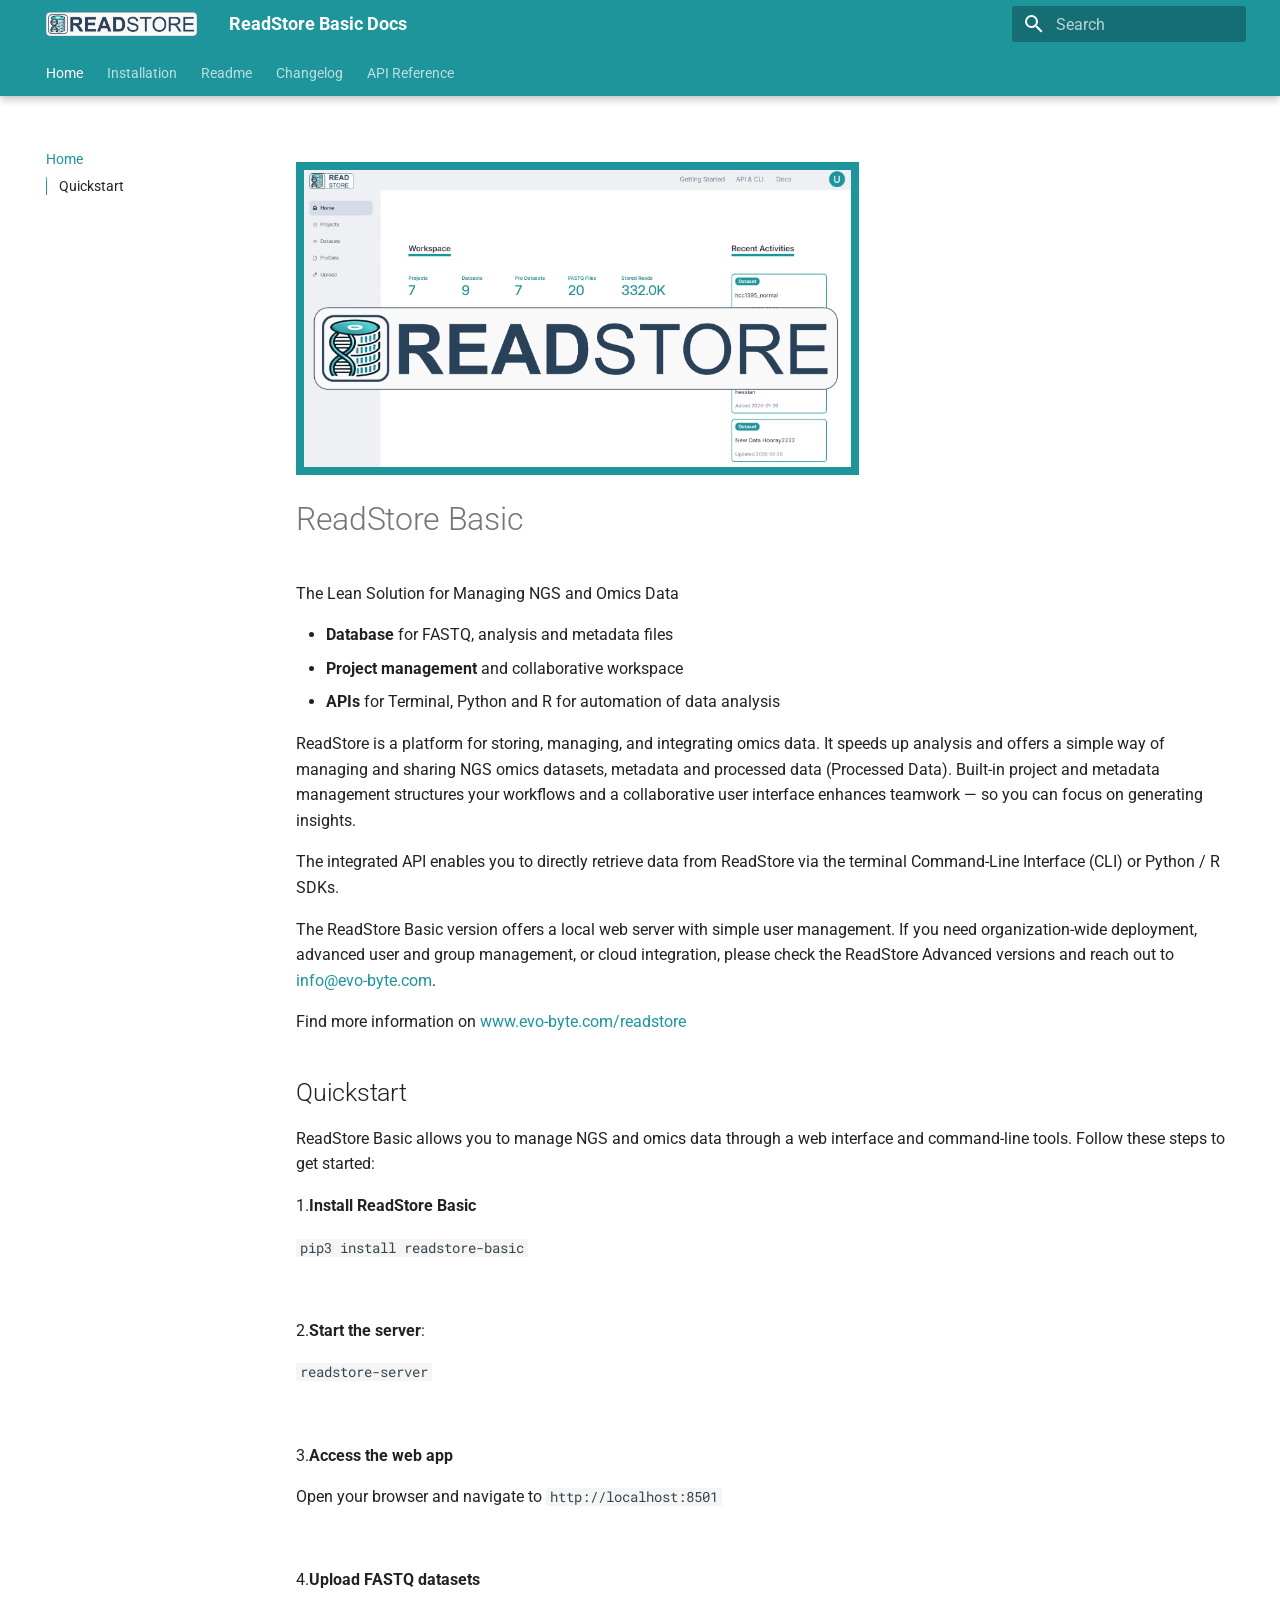
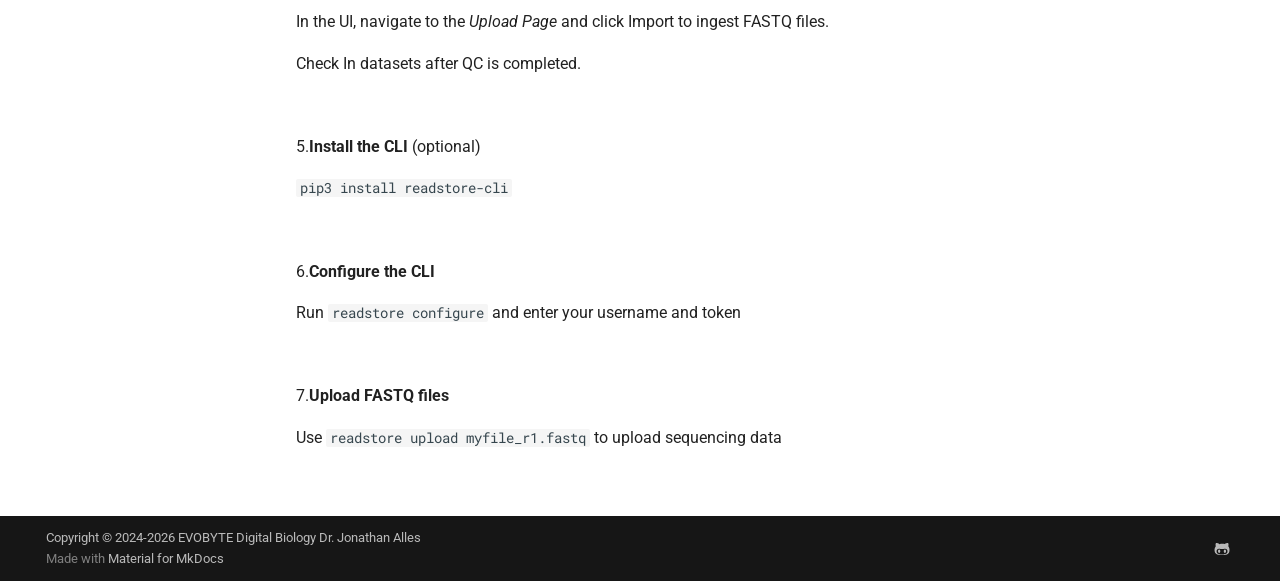
<file: index.html>
<!doctype html>
<html lang="en" class="no-js">
  <head>
    
      <meta charset="utf-8">
      <meta name="viewport" content="width=device-width,initial-scale=1">
      
      
      
      
      
        <link rel="next" href="installation/">
      
      
        
      
      
      <link rel="icon" href="img/favicon.ico">
      <meta name="generator" content="mkdocs-1.6.1, mkdocs-material-9.7.5">
    
    
      
        <title>ReadStore Basic Docs</title>
      
    
    
      <link rel="stylesheet" href="assets/stylesheets/main.484c7ddc.min.css">
      
      


    
    
      
    
    
      
        
        
        <link rel="preconnect" href="https://fonts.gstatic.com" crossorigin>
        <link rel="stylesheet" href="https://fonts.googleapis.com/css?family=Roboto:300,300i,400,400i,700,700i%7CRoboto+Mono:400,400i,700,700i&display=fallback">
        <style>:root{--md-text-font:"Roboto";--md-code-font:"Roboto Mono"}</style>
      
    
    
      <link rel="stylesheet" href="assets/_mkdocstrings.css">
    
      <link rel="stylesheet" href="stylesheets/extra.css">
    
      <link rel="stylesheet" href="stylesheets/mkdocsoad.css">
    
    <script>__md_scope=new URL(".",location),__md_hash=e=>[...e].reduce(((e,_)=>(e<<5)-e+_.charCodeAt(0)),0),__md_get=(e,_=localStorage,t=__md_scope)=>JSON.parse(_.getItem(t.pathname+"."+e)),__md_set=(e,_,t=localStorage,a=__md_scope)=>{try{t.setItem(a.pathname+"."+e,JSON.stringify(_))}catch(e){}}</script>
    
      
  


  
  

<script id="__analytics">function __md_analytics(){function e(){dataLayer.push(arguments)}window.dataLayer=window.dataLayer||[],e("js",new Date),e("config","G-WBV6W4SKKT"),document.addEventListener("DOMContentLoaded",(function(){document.forms.search&&document.forms.search.query.addEventListener("blur",(function(){this.value&&e("event","search",{search_term:this.value})}));document$.subscribe((function(){var t=document.forms.feedback;if(void 0!==t)for(var a of t.querySelectorAll("[type=submit]"))a.addEventListener("click",(function(a){a.preventDefault();var n=document.location.pathname,d=this.getAttribute("data-md-value");e("event","feedback",{page:n,data:d}),t.firstElementChild.disabled=!0;var r=t.querySelector(".md-feedback__note [data-md-value='"+d+"']");r&&(r.hidden=!1)})),t.hidden=!1})),location$.subscribe((function(t){e("config","G-WBV6W4SKKT",{page_path:t.pathname})}))}));var t=document.createElement("script");t.async=!0,t.src="https://www.googletagmanager.com/gtag/js?id=G-WBV6W4SKKT",document.getElementById("__analytics").insertAdjacentElement("afterEnd",t)}</script>
  
    <script>"undefined"!=typeof __md_analytics&&__md_analytics()</script>
  

    
    
  </head>
  
  
    <body dir="ltr">
  
    
    <input class="md-toggle" data-md-toggle="drawer" type="checkbox" id="__drawer" autocomplete="off">
    <input class="md-toggle" data-md-toggle="search" type="checkbox" id="__search" autocomplete="off">
    <label class="md-overlay" for="__drawer"></label>
    <div data-md-component="skip">
      
        
        <a href="#readstore-basic" class="md-skip">
          Skip to content
        </a>
      
    </div>
    <div data-md-component="announce">
      
    </div>
    
    
      

  

<header class="md-header md-header--shadow md-header--lifted" data-md-component="header">
  <nav class="md-header__inner md-grid" aria-label="Header">
    <a href="https://evo-byte.com/readstore" title="ReadStore Basic Docs" class="md-header__button md-logo" aria-label="ReadStore Basic Docs" data-md-component="logo">
      
  <img src="assets/BannerLarge.png" alt="logo">

    </a>
    <label class="md-header__button md-icon" for="__drawer">
      
      <svg xmlns="http://www.w3.org/2000/svg" viewBox="0 0 24 24"><path d="M3 6h18v2H3zm0 5h18v2H3zm0 5h18v2H3z"/></svg>
    </label>
    <div class="md-header__title" data-md-component="header-title">
      <div class="md-header__ellipsis">
        <div class="md-header__topic">
          <span class="md-ellipsis">
            ReadStore Basic Docs
          </span>
        </div>
        <div class="md-header__topic" data-md-component="header-topic">
          <span class="md-ellipsis">
            
              Home
            
          </span>
        </div>
      </div>
    </div>
    
    
      <script>var palette=__md_get("__palette");if(palette&&palette.color){if("(prefers-color-scheme)"===palette.color.media){var media=matchMedia("(prefers-color-scheme: light)"),input=document.querySelector(media.matches?"[data-md-color-media='(prefers-color-scheme: light)']":"[data-md-color-media='(prefers-color-scheme: dark)']");palette.color.media=input.getAttribute("data-md-color-media"),palette.color.scheme=input.getAttribute("data-md-color-scheme"),palette.color.primary=input.getAttribute("data-md-color-primary"),palette.color.accent=input.getAttribute("data-md-color-accent")}for(var[key,value]of Object.entries(palette.color))document.body.setAttribute("data-md-color-"+key,value)}</script>
    
    
    
      
      
        <label class="md-header__button md-icon" for="__search">
          
          <svg xmlns="http://www.w3.org/2000/svg" viewBox="0 0 24 24"><path d="M9.5 3A6.5 6.5 0 0 1 16 9.5c0 1.61-.59 3.09-1.56 4.23l.27.27h.79l5 5-1.5 1.5-5-5v-.79l-.27-.27A6.52 6.52 0 0 1 9.5 16 6.5 6.5 0 0 1 3 9.5 6.5 6.5 0 0 1 9.5 3m0 2C7 5 5 7 5 9.5S7 14 9.5 14 14 12 14 9.5 12 5 9.5 5"/></svg>
        </label>
        <div class="md-search" data-md-component="search" role="dialog">
  <label class="md-search__overlay" for="__search"></label>
  <div class="md-search__inner" role="search">
    <form class="md-search__form" name="search">
      <input type="text" class="md-search__input" name="query" aria-label="Search" placeholder="Search" autocapitalize="off" autocorrect="off" autocomplete="off" spellcheck="false" data-md-component="search-query" required>
      <label class="md-search__icon md-icon" for="__search">
        
        <svg xmlns="http://www.w3.org/2000/svg" viewBox="0 0 24 24"><path d="M9.5 3A6.5 6.5 0 0 1 16 9.5c0 1.61-.59 3.09-1.56 4.23l.27.27h.79l5 5-1.5 1.5-5-5v-.79l-.27-.27A6.52 6.52 0 0 1 9.5 16 6.5 6.5 0 0 1 3 9.5 6.5 6.5 0 0 1 9.5 3m0 2C7 5 5 7 5 9.5S7 14 9.5 14 14 12 14 9.5 12 5 9.5 5"/></svg>
        
        <svg xmlns="http://www.w3.org/2000/svg" viewBox="0 0 24 24"><path d="M20 11v2H8l5.5 5.5-1.42 1.42L4.16 12l7.92-7.92L13.5 5.5 8 11z"/></svg>
      </label>
      <nav class="md-search__options" aria-label="Search">
        
        <button type="reset" class="md-search__icon md-icon" title="Clear" aria-label="Clear" tabindex="-1">
          
          <svg xmlns="http://www.w3.org/2000/svg" viewBox="0 0 24 24"><path d="M19 6.41 17.59 5 12 10.59 6.41 5 5 6.41 10.59 12 5 17.59 6.41 19 12 13.41 17.59 19 19 17.59 13.41 12z"/></svg>
        </button>
      </nav>
      
        <div class="md-search__suggest" data-md-component="search-suggest"></div>
      
    </form>
    <div class="md-search__output">
      <div class="md-search__scrollwrap" tabindex="0" data-md-scrollfix>
        <div class="md-search-result" data-md-component="search-result">
          <div class="md-search-result__meta">
            Initializing search
          </div>
          <ol class="md-search-result__list" role="presentation"></ol>
        </div>
      </div>
    </div>
  </div>
</div>
      
    
    
  </nav>
  
    
      
<nav class="md-tabs" aria-label="Tabs" data-md-component="tabs">
  <div class="md-grid">
    <ul class="md-tabs__list">
      
        
  
  
  
    
  
  
    <li class="md-tabs__item md-tabs__item--active">
      <a href="." class="md-tabs__link">
        
  
  
    
  
  Home

      </a>
    </li>
  

      
        
  
  
  
  
    <li class="md-tabs__item">
      <a href="installation/" class="md-tabs__link">
        
  
  
    
  
  Installation

      </a>
    </li>
  

      
        
  
  
  
  
    <li class="md-tabs__item">
      <a href="readme/" class="md-tabs__link">
        
  
  
    
  
  Readme

      </a>
    </li>
  

      
        
  
  
  
  
    <li class="md-tabs__item">
      <a href="CHANGELOG/" class="md-tabs__link">
        
  
  
    
  
  Changelog

      </a>
    </li>
  

      
        
  
  
  
  
    <li class="md-tabs__item">
      <a href="rest_api/" class="md-tabs__link">
        
  
  
    
  
  API Reference

      </a>
    </li>
  

      
    </ul>
  </div>
</nav>
    
  
</header>
    
    <div class="md-container" data-md-component="container">
      
      
        
      
      <main class="md-main" data-md-component="main">
        <div class="md-main__inner md-grid">
          
            
              
              <div class="md-sidebar md-sidebar--primary" data-md-component="sidebar" data-md-type="navigation" >
                <div class="md-sidebar__scrollwrap">
                  <div class="md-sidebar__inner">
                    


  


  

<nav class="md-nav md-nav--primary md-nav--lifted md-nav--integrated" aria-label="Navigation" data-md-level="0">
  <label class="md-nav__title" for="__drawer">
    <a href="https://evo-byte.com/readstore" title="ReadStore Basic Docs" class="md-nav__button md-logo" aria-label="ReadStore Basic Docs" data-md-component="logo">
      
  <img src="assets/BannerLarge.png" alt="logo">

    </a>
    ReadStore Basic Docs
  </label>
  
  <ul class="md-nav__list" data-md-scrollfix>
    
      
      
  
  
    
  
  
  
    <li class="md-nav__item md-nav__item--active">
      
      <input class="md-nav__toggle md-toggle" type="checkbox" id="__toc">
      
      
        
      
      
        <label class="md-nav__link md-nav__link--active" for="__toc">
          
  
  
  <span class="md-ellipsis">
    
  
    Home
  

    
  </span>
  
  

          <span class="md-nav__icon md-icon"></span>
        </label>
      
      <a href="." class="md-nav__link md-nav__link--active">
        
  
  
  <span class="md-ellipsis">
    
  
    Home
  

    
  </span>
  
  

      </a>
      
        

<nav class="md-nav md-nav--secondary" aria-label="Table of contents">
  
  
  
    
  
  
    <label class="md-nav__title" for="__toc">
      <span class="md-nav__icon md-icon"></span>
      Table of contents
    </label>
    <ul class="md-nav__list" data-md-component="toc" data-md-scrollfix>
      
        <li class="md-nav__item">
  <a href="#quickstart" class="md-nav__link">
    <span class="md-ellipsis">
      
        Quickstart
      
    </span>
  </a>
  
</li>
      
    </ul>
  
</nav>
      
    </li>
  

    
      
      
  
  
  
  
    <li class="md-nav__item">
      <a href="installation/" class="md-nav__link">
        
  
  
  <span class="md-ellipsis">
    
  
    Installation
  

    
  </span>
  
  

      </a>
    </li>
  

    
      
      
  
  
  
  
    <li class="md-nav__item">
      <a href="readme/" class="md-nav__link">
        
  
  
  <span class="md-ellipsis">
    
  
    Readme
  

    
  </span>
  
  

      </a>
    </li>
  

    
      
      
  
  
  
  
    <li class="md-nav__item">
      <a href="CHANGELOG/" class="md-nav__link">
        
  
  
  <span class="md-ellipsis">
    
  
    Changelog
  

    
  </span>
  
  

      </a>
    </li>
  

    
      
      
  
  
  
  
    <li class="md-nav__item">
      <a href="rest_api/" class="md-nav__link">
        
  
  
  <span class="md-ellipsis">
    
  
    API Reference
  

    
  </span>
  
  

      </a>
    </li>
  

    
  </ul>
</nav>
                  </div>
                </div>
              </div>
            
            
          
          
            <div class="md-content" data-md-component="content">
              
              <article class="md-content__inner md-typeset">
                
                  



<p><img style="width:60%; background-color: #1D959B;; padding: 8px;" src="assets/img_01_welcome_readstore.webp" alt="Welcome to ReadStore"></p>
<h1 id="readstore-basic">ReadStore Basic</h1>
<p>The Lean Solution for Managing NGS and Omics Data
<br></p>
<ul>
<li><strong>Database</strong> for FASTQ, analysis and metadata files</li>
<li><strong>Project management</strong> and collaborative workspace</li>
<li><strong>APIs</strong> for Terminal, Python and R for automation of data analysis</li>
</ul>
<p>ReadStore is a platform for storing, managing, and integrating omics data. It speeds up analysis and offers a simple way of managing and sharing NGS omics datasets, metadata and processed data (Processed Data). Built-in project and metadata management structures your workflows and a collaborative user interface enhances teamwork — so you can focus on generating insights.</p>
<p>The integrated API enables you to directly retrieve data from ReadStore via the terminal Command-Line Interface (CLI) or Python / R SDKs.</p>
<p>The ReadStore Basic version offers a local web server with simple user management. If you need organization-wide deployment, advanced user and group management, or cloud integration, please check the ReadStore Advanced versions and reach out to <a href="mailto:info@evo-byte.com">info@evo-byte.com</a>.</p>
<p>Find more information on <a href="https://www.evo-byte.com/readstore">www.evo-byte.com/readstore</a></p>
<h2 id="quickstart">Quickstart</h2>
<p>ReadStore Basic allows you to manage NGS and omics data through a web interface and command-line tools. Follow these steps to get started:</p>
<p>1.<strong>Install ReadStore Basic</strong></p>
<p><code>pip3 install readstore-basic</code></p>
<p><br></p>
<p>2.<strong>Start the server</strong>: </p>
<p><code>readstore-server</code></p>
<p><br></p>
<p>3.<strong>Access the web app</strong></p>
<p>Open your browser and navigate to <code>http://localhost:8501</code></p>
<p><br></p>
<p>4.<strong>Upload FASTQ datasets</strong></p>
<p>In the UI, navigate to the <em>Upload Page</em> and click Import to ingest FASTQ files.</p>
<p>Check In datasets after QC is completed. </p>
<p><br></p>
<p>5.<strong>Install the CLI</strong> (optional)</p>
<p><code>pip3 install readstore-cli</code></p>
<p><br></p>
<p>6.<strong>Configure the CLI</strong></p>
<p>Run <code>readstore configure</code> and enter your username and token</p>
<p><br></p>
<p>7.<strong>Upload FASTQ files</strong></p>
<p>Use <code>readstore upload myfile_r1.fastq</code> to upload sequencing data</p>
<p><br></p>
<!-- 
## Tutorials & How-Tos

Here you can find more information how to setup and work with ReadStore

### ReadStore Blog

#### 1. Upload and Check In FASTQ files

Learn how to upload or import FASTQ files, and check in datasets. [Read more](https://evo-byte.com/readstore-tutorial-uploading-staging-fastq-files/)

#### 2. Upload and Check In FASTQ files

Learn how to upload or import FASTQ files, and check in datasets. [Read more](https://evo-byte.com/readstore-tutorial-uploading-staging-fastq-files/)

#### 3. Upload and Check In FASTQ files

Learn how to upload or import FASTQ files, and check in datasets. [Read more](https://evo-byte.com/readstore-tutorial-uploading-staging-fastq-files/)

#### 4. Upload and Check In FASTQ files

Learn how to upload or import FASTQ files, and check in datasets. [Read more](https://evo-byte.com/readstore-tutorial-uploading-staging-fastq-files/)
 -->









  




                
              </article>
            </div>
          
          
  <script>var tabs=__md_get("__tabs");if(Array.isArray(tabs))e:for(var set of document.querySelectorAll(".tabbed-set")){var labels=set.querySelector(".tabbed-labels");for(var tab of tabs)for(var label of labels.getElementsByTagName("label"))if(label.innerText.trim()===tab){var input=document.getElementById(label.htmlFor);input.checked=!0;continue e}}</script>

<script>var target=document.getElementById(location.hash.slice(1));target&&target.name&&(target.checked=target.name.startsWith("__tabbed_"))</script>
        </div>
        
      </main>
      
        <footer class="md-footer">
  
  <div class="md-footer-meta md-typeset">
    <div class="md-footer-meta__inner md-grid">
      <div class="md-copyright">
  
    <div class="md-copyright__highlight">
      Copyright &copy; 2024-2026 EVOBYTE Digital Biology Dr. Jonathan Alles
    </div>
  
  
    Made with
    <a href="https://squidfunk.github.io/mkdocs-material/" target="_blank" rel="noopener">
      Material for MkDocs
    </a>
  
</div>
      
        
<div class="md-social">
  
    
    
    
    
      
      
    
    <a href="https://github.com/EvobyteDigitalBiology/readstore" target="_blank" rel="noopener" title="github.com" class="md-social__link">
      <svg xmlns="http://www.w3.org/2000/svg" viewBox="0 0 512 512"><!--! Font Awesome Free 7.1.0 by @fontawesome - https://fontawesome.com License - https://fontawesome.com/license/free (Icons: CC BY 4.0, Fonts: SIL OFL 1.1, Code: MIT License) Copyright 2025 Fonticons, Inc.--><path d="M202.1 328.7c0 20.9-10.9 55.1-36.7 55.1s-36.7-34.2-36.7-55.1 10.9-55.1 36.7-55.1 36.7 34.2 36.7 55.1M496 278.2c0 31.9-3.2 65.7-17.5 95-37.9 76.6-142.1 74.8-216.7 74.8-75.8 0-186.2 2.7-225.6-74.8-14.6-29-20.2-63.1-20.2-95 0-41.9 13.9-81.5 41.5-113.6-5.2-15.8-7.7-32.4-7.7-48.8 0-21.5 4.9-32.3 14.6-51.8 45.3 0 74.3 9 108.8 36 29-6.9 58.8-10 88.7-10 27 0 54.2 2.9 80.4 9.2 34-26.7 63-35.2 107.8-35.2 9.8 19.5 14.6 30.3 14.6 51.8 0 16.4-2.6 32.7-7.7 48.2 27.5 32.4 39 72.3 39 114.2m-64.3 50.5c0-43.9-26.7-82.6-73.5-82.6-18.9 0-37 3.4-56 6-14.9 2.3-29.8 3.2-45.1 3.2-15.2 0-30.1-.9-45.1-3.2-18.7-2.6-37-6-56-6-46.8 0-73.5 38.7-73.5 82.6 0 87.8 80.4 101.3 150.4 101.3h48.2c70.3 0 150.6-13.4 150.6-101.3m-82.6-55.1c-25.8 0-36.7 34.2-36.7 55.1s10.9 55.1 36.7 55.1 36.7-34.2 36.7-55.1-10.9-55.1-36.7-55.1"/></svg>
    </a>
  
</div>
      
    </div>
  </div>
</footer>
      
    </div>
    <div class="md-dialog" data-md-component="dialog">
      <div class="md-dialog__inner md-typeset"></div>
    </div>
    
    
    
      
      
      <script id="__config" type="application/json">{"annotate": null, "base": ".", "features": ["navigation.tabs", "navigation.tabs.sticky", "navigation.sections", "toc.integrate", "search.suggest", "search.highlight", "content.tabs.link", "content.code.annnotation", "content.copy"], "search": "assets/javascripts/workers/search.2c215733.min.js", "tags": null, "translations": {"clipboard.copied": "Copied to clipboard", "clipboard.copy": "Copy to clipboard", "search.result.more.one": "1 more on this page", "search.result.more.other": "# more on this page", "search.result.none": "No matching documents", "search.result.one": "1 matching document", "search.result.other": "# matching documents", "search.result.placeholder": "Type to start searching", "search.result.term.missing": "Missing", "select.version": "Select version"}, "version": null}</script>
    
    
      <script src="assets/javascripts/bundle.79ae519e.min.js"></script>
      
    
  </body>
</html>
</file>
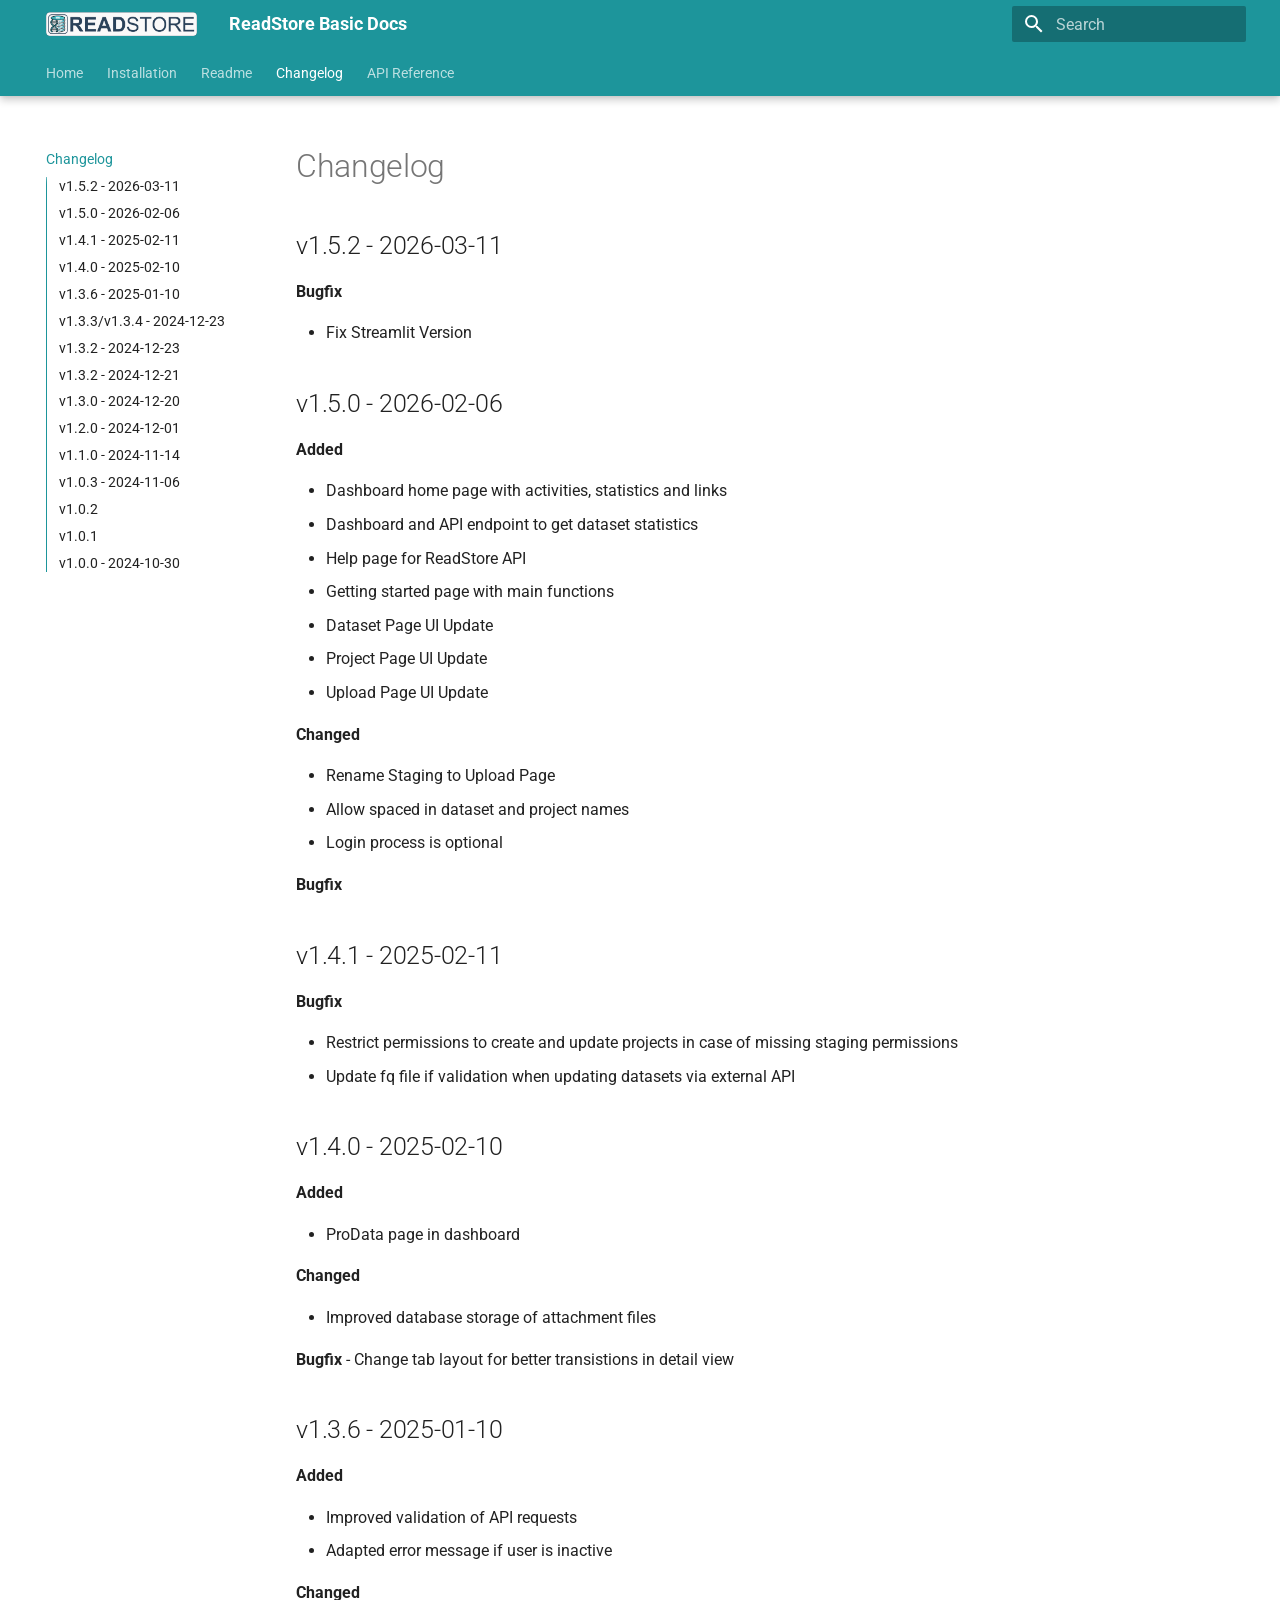
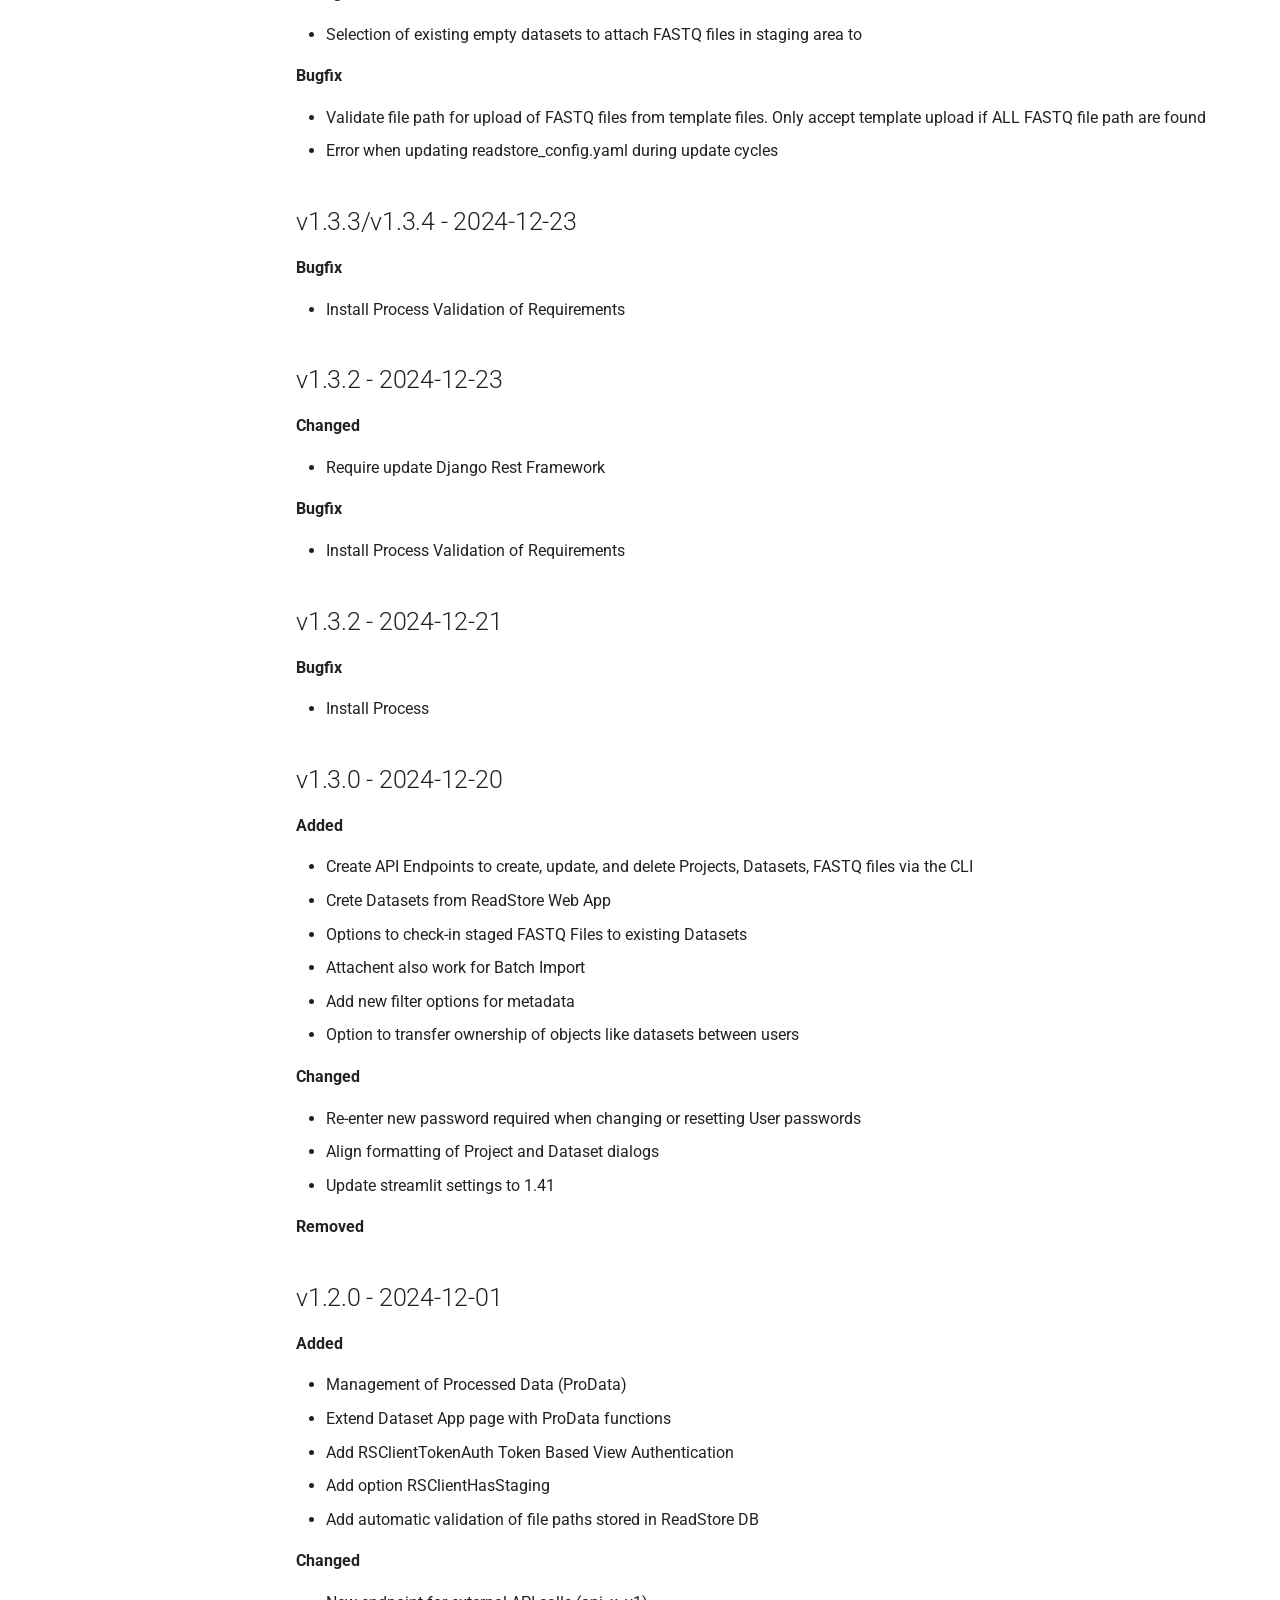
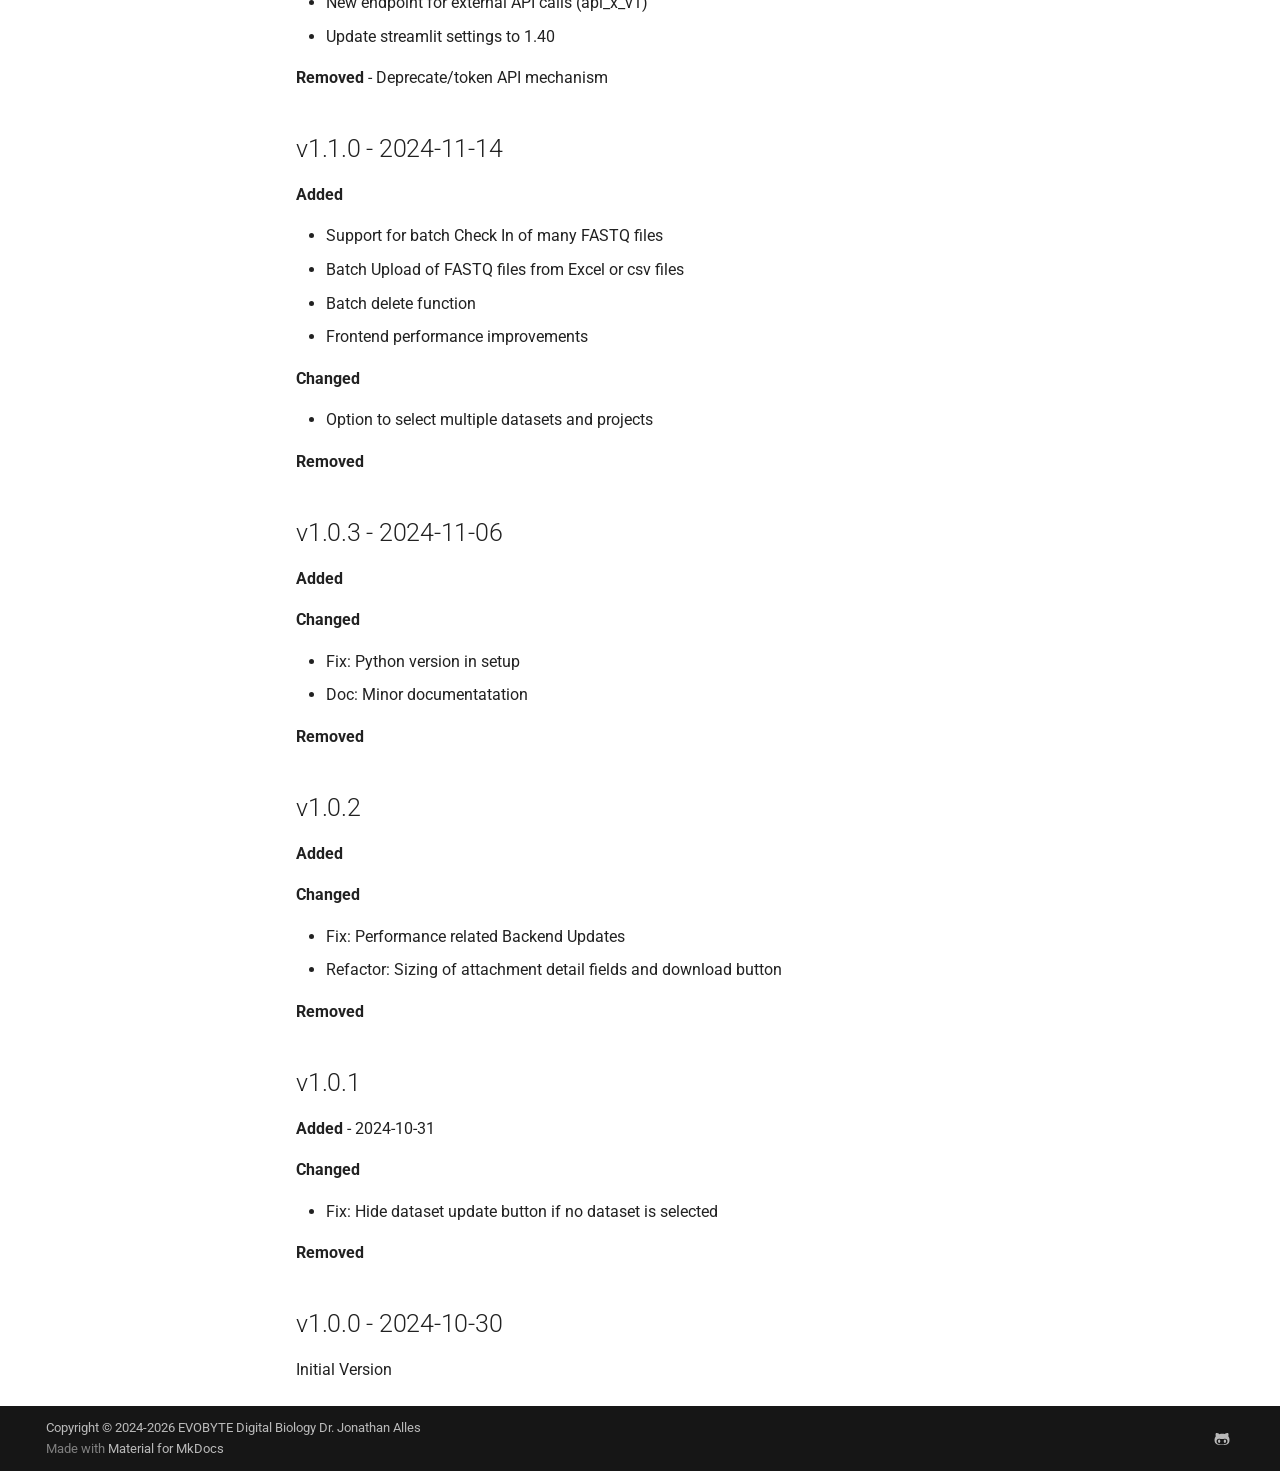
<file: CHANGELOG/index.html>
<!doctype html>
<html lang="en" class="no-js">
  <head>
    
      <meta charset="utf-8">
      <meta name="viewport" content="width=device-width,initial-scale=1">
      
      
      
      
        <link rel="prev" href="../readme/">
      
      
        <link rel="next" href="../rest_api/">
      
      
        
      
      
      <link rel="icon" href="../img/favicon.ico">
      <meta name="generator" content="mkdocs-1.6.1, mkdocs-material-9.7.5">
    
    
      
        <title>Changelog - ReadStore Basic Docs</title>
      
    
    
      <link rel="stylesheet" href="../assets/stylesheets/main.484c7ddc.min.css">
      
      


    
    
      
    
    
      
        
        
        <link rel="preconnect" href="https://fonts.gstatic.com" crossorigin>
        <link rel="stylesheet" href="https://fonts.googleapis.com/css?family=Roboto:300,300i,400,400i,700,700i%7CRoboto+Mono:400,400i,700,700i&display=fallback">
        <style>:root{--md-text-font:"Roboto";--md-code-font:"Roboto Mono"}</style>
      
    
    
      <link rel="stylesheet" href="../assets/_mkdocstrings.css">
    
      <link rel="stylesheet" href="../stylesheets/extra.css">
    
      <link rel="stylesheet" href="../stylesheets/mkdocsoad.css">
    
    <script>__md_scope=new URL("..",location),__md_hash=e=>[...e].reduce(((e,_)=>(e<<5)-e+_.charCodeAt(0)),0),__md_get=(e,_=localStorage,t=__md_scope)=>JSON.parse(_.getItem(t.pathname+"."+e)),__md_set=(e,_,t=localStorage,a=__md_scope)=>{try{t.setItem(a.pathname+"."+e,JSON.stringify(_))}catch(e){}}</script>
    
      
  


  
  

<script id="__analytics">function __md_analytics(){function e(){dataLayer.push(arguments)}window.dataLayer=window.dataLayer||[],e("js",new Date),e("config","G-WBV6W4SKKT"),document.addEventListener("DOMContentLoaded",(function(){document.forms.search&&document.forms.search.query.addEventListener("blur",(function(){this.value&&e("event","search",{search_term:this.value})}));document$.subscribe((function(){var t=document.forms.feedback;if(void 0!==t)for(var a of t.querySelectorAll("[type=submit]"))a.addEventListener("click",(function(a){a.preventDefault();var n=document.location.pathname,d=this.getAttribute("data-md-value");e("event","feedback",{page:n,data:d}),t.firstElementChild.disabled=!0;var r=t.querySelector(".md-feedback__note [data-md-value='"+d+"']");r&&(r.hidden=!1)})),t.hidden=!1})),location$.subscribe((function(t){e("config","G-WBV6W4SKKT",{page_path:t.pathname})}))}));var t=document.createElement("script");t.async=!0,t.src="https://www.googletagmanager.com/gtag/js?id=G-WBV6W4SKKT",document.getElementById("__analytics").insertAdjacentElement("afterEnd",t)}</script>
  
    <script>"undefined"!=typeof __md_analytics&&__md_analytics()</script>
  

    
    
  </head>
  
  
    <body dir="ltr">
  
    
    <input class="md-toggle" data-md-toggle="drawer" type="checkbox" id="__drawer" autocomplete="off">
    <input class="md-toggle" data-md-toggle="search" type="checkbox" id="__search" autocomplete="off">
    <label class="md-overlay" for="__drawer"></label>
    <div data-md-component="skip">
      
        
        <a href="#changelog" class="md-skip">
          Skip to content
        </a>
      
    </div>
    <div data-md-component="announce">
      
    </div>
    
    
      

  

<header class="md-header md-header--shadow md-header--lifted" data-md-component="header">
  <nav class="md-header__inner md-grid" aria-label="Header">
    <a href="https://evo-byte.com/readstore" title="ReadStore Basic Docs" class="md-header__button md-logo" aria-label="ReadStore Basic Docs" data-md-component="logo">
      
  <img src="../assets/BannerLarge.png" alt="logo">

    </a>
    <label class="md-header__button md-icon" for="__drawer">
      
      <svg xmlns="http://www.w3.org/2000/svg" viewBox="0 0 24 24"><path d="M3 6h18v2H3zm0 5h18v2H3zm0 5h18v2H3z"/></svg>
    </label>
    <div class="md-header__title" data-md-component="header-title">
      <div class="md-header__ellipsis">
        <div class="md-header__topic">
          <span class="md-ellipsis">
            ReadStore Basic Docs
          </span>
        </div>
        <div class="md-header__topic" data-md-component="header-topic">
          <span class="md-ellipsis">
            
              Changelog
            
          </span>
        </div>
      </div>
    </div>
    
    
      <script>var palette=__md_get("__palette");if(palette&&palette.color){if("(prefers-color-scheme)"===palette.color.media){var media=matchMedia("(prefers-color-scheme: light)"),input=document.querySelector(media.matches?"[data-md-color-media='(prefers-color-scheme: light)']":"[data-md-color-media='(prefers-color-scheme: dark)']");palette.color.media=input.getAttribute("data-md-color-media"),palette.color.scheme=input.getAttribute("data-md-color-scheme"),palette.color.primary=input.getAttribute("data-md-color-primary"),palette.color.accent=input.getAttribute("data-md-color-accent")}for(var[key,value]of Object.entries(palette.color))document.body.setAttribute("data-md-color-"+key,value)}</script>
    
    
    
      
      
        <label class="md-header__button md-icon" for="__search">
          
          <svg xmlns="http://www.w3.org/2000/svg" viewBox="0 0 24 24"><path d="M9.5 3A6.5 6.5 0 0 1 16 9.5c0 1.61-.59 3.09-1.56 4.23l.27.27h.79l5 5-1.5 1.5-5-5v-.79l-.27-.27A6.52 6.52 0 0 1 9.5 16 6.5 6.5 0 0 1 3 9.5 6.5 6.5 0 0 1 9.5 3m0 2C7 5 5 7 5 9.5S7 14 9.5 14 14 12 14 9.5 12 5 9.5 5"/></svg>
        </label>
        <div class="md-search" data-md-component="search" role="dialog">
  <label class="md-search__overlay" for="__search"></label>
  <div class="md-search__inner" role="search">
    <form class="md-search__form" name="search">
      <input type="text" class="md-search__input" name="query" aria-label="Search" placeholder="Search" autocapitalize="off" autocorrect="off" autocomplete="off" spellcheck="false" data-md-component="search-query" required>
      <label class="md-search__icon md-icon" for="__search">
        
        <svg xmlns="http://www.w3.org/2000/svg" viewBox="0 0 24 24"><path d="M9.5 3A6.5 6.5 0 0 1 16 9.5c0 1.61-.59 3.09-1.56 4.23l.27.27h.79l5 5-1.5 1.5-5-5v-.79l-.27-.27A6.52 6.52 0 0 1 9.5 16 6.5 6.5 0 0 1 3 9.5 6.5 6.5 0 0 1 9.5 3m0 2C7 5 5 7 5 9.5S7 14 9.5 14 14 12 14 9.5 12 5 9.5 5"/></svg>
        
        <svg xmlns="http://www.w3.org/2000/svg" viewBox="0 0 24 24"><path d="M20 11v2H8l5.5 5.5-1.42 1.42L4.16 12l7.92-7.92L13.5 5.5 8 11z"/></svg>
      </label>
      <nav class="md-search__options" aria-label="Search">
        
        <button type="reset" class="md-search__icon md-icon" title="Clear" aria-label="Clear" tabindex="-1">
          
          <svg xmlns="http://www.w3.org/2000/svg" viewBox="0 0 24 24"><path d="M19 6.41 17.59 5 12 10.59 6.41 5 5 6.41 10.59 12 5 17.59 6.41 19 12 13.41 17.59 19 19 17.59 13.41 12z"/></svg>
        </button>
      </nav>
      
        <div class="md-search__suggest" data-md-component="search-suggest"></div>
      
    </form>
    <div class="md-search__output">
      <div class="md-search__scrollwrap" tabindex="0" data-md-scrollfix>
        <div class="md-search-result" data-md-component="search-result">
          <div class="md-search-result__meta">
            Initializing search
          </div>
          <ol class="md-search-result__list" role="presentation"></ol>
        </div>
      </div>
    </div>
  </div>
</div>
      
    
    
  </nav>
  
    
      
<nav class="md-tabs" aria-label="Tabs" data-md-component="tabs">
  <div class="md-grid">
    <ul class="md-tabs__list">
      
        
  
  
  
  
    <li class="md-tabs__item">
      <a href=".." class="md-tabs__link">
        
  
  
    
  
  Home

      </a>
    </li>
  

      
        
  
  
  
  
    <li class="md-tabs__item">
      <a href="../installation/" class="md-tabs__link">
        
  
  
    
  
  Installation

      </a>
    </li>
  

      
        
  
  
  
  
    <li class="md-tabs__item">
      <a href="../readme/" class="md-tabs__link">
        
  
  
    
  
  Readme

      </a>
    </li>
  

      
        
  
  
  
    
  
  
    <li class="md-tabs__item md-tabs__item--active">
      <a href="./" class="md-tabs__link">
        
  
  
    
  
  Changelog

      </a>
    </li>
  

      
        
  
  
  
  
    <li class="md-tabs__item">
      <a href="../rest_api/" class="md-tabs__link">
        
  
  
    
  
  API Reference

      </a>
    </li>
  

      
    </ul>
  </div>
</nav>
    
  
</header>
    
    <div class="md-container" data-md-component="container">
      
      
        
      
      <main class="md-main" data-md-component="main">
        <div class="md-main__inner md-grid">
          
            
              
              <div class="md-sidebar md-sidebar--primary" data-md-component="sidebar" data-md-type="navigation" >
                <div class="md-sidebar__scrollwrap">
                  <div class="md-sidebar__inner">
                    


  


  

<nav class="md-nav md-nav--primary md-nav--lifted md-nav--integrated" aria-label="Navigation" data-md-level="0">
  <label class="md-nav__title" for="__drawer">
    <a href="https://evo-byte.com/readstore" title="ReadStore Basic Docs" class="md-nav__button md-logo" aria-label="ReadStore Basic Docs" data-md-component="logo">
      
  <img src="../assets/BannerLarge.png" alt="logo">

    </a>
    ReadStore Basic Docs
  </label>
  
  <ul class="md-nav__list" data-md-scrollfix>
    
      
      
  
  
  
  
    <li class="md-nav__item">
      <a href=".." class="md-nav__link">
        
  
  
  <span class="md-ellipsis">
    
  
    Home
  

    
  </span>
  
  

      </a>
    </li>
  

    
      
      
  
  
  
  
    <li class="md-nav__item">
      <a href="../installation/" class="md-nav__link">
        
  
  
  <span class="md-ellipsis">
    
  
    Installation
  

    
  </span>
  
  

      </a>
    </li>
  

    
      
      
  
  
  
  
    <li class="md-nav__item">
      <a href="../readme/" class="md-nav__link">
        
  
  
  <span class="md-ellipsis">
    
  
    Readme
  

    
  </span>
  
  

      </a>
    </li>
  

    
      
      
  
  
    
  
  
  
    <li class="md-nav__item md-nav__item--active">
      
      <input class="md-nav__toggle md-toggle" type="checkbox" id="__toc">
      
      
        
      
      
        <label class="md-nav__link md-nav__link--active" for="__toc">
          
  
  
  <span class="md-ellipsis">
    
  
    Changelog
  

    
  </span>
  
  

          <span class="md-nav__icon md-icon"></span>
        </label>
      
      <a href="./" class="md-nav__link md-nav__link--active">
        
  
  
  <span class="md-ellipsis">
    
  
    Changelog
  

    
  </span>
  
  

      </a>
      
        

<nav class="md-nav md-nav--secondary" aria-label="Table of contents">
  
  
  
    
  
  
    <label class="md-nav__title" for="__toc">
      <span class="md-nav__icon md-icon"></span>
      Table of contents
    </label>
    <ul class="md-nav__list" data-md-component="toc" data-md-scrollfix>
      
        <li class="md-nav__item">
  <a href="#v152-2026-03-11" class="md-nav__link">
    <span class="md-ellipsis">
      
        v1.5.2 - 2026-03-11
      
    </span>
  </a>
  
</li>
      
        <li class="md-nav__item">
  <a href="#v150-2026-02-06" class="md-nav__link">
    <span class="md-ellipsis">
      
        v1.5.0 - 2026-02-06
      
    </span>
  </a>
  
</li>
      
        <li class="md-nav__item">
  <a href="#v141-2025-02-11" class="md-nav__link">
    <span class="md-ellipsis">
      
        v1.4.1 - 2025-02-11
      
    </span>
  </a>
  
</li>
      
        <li class="md-nav__item">
  <a href="#v140-2025-02-10" class="md-nav__link">
    <span class="md-ellipsis">
      
        v1.4.0 - 2025-02-10
      
    </span>
  </a>
  
</li>
      
        <li class="md-nav__item">
  <a href="#v136-2025-01-10" class="md-nav__link">
    <span class="md-ellipsis">
      
        v1.3.6 - 2025-01-10
      
    </span>
  </a>
  
</li>
      
        <li class="md-nav__item">
  <a href="#v133v134-2024-12-23" class="md-nav__link">
    <span class="md-ellipsis">
      
        v1.3.3/v1.3.4 - 2024-12-23
      
    </span>
  </a>
  
</li>
      
        <li class="md-nav__item">
  <a href="#v132-2024-12-23" class="md-nav__link">
    <span class="md-ellipsis">
      
        v1.3.2 - 2024-12-23
      
    </span>
  </a>
  
</li>
      
        <li class="md-nav__item">
  <a href="#v132-2024-12-21" class="md-nav__link">
    <span class="md-ellipsis">
      
        v1.3.2 - 2024-12-21
      
    </span>
  </a>
  
</li>
      
        <li class="md-nav__item">
  <a href="#v130-2024-12-20" class="md-nav__link">
    <span class="md-ellipsis">
      
        v1.3.0 - 2024-12-20
      
    </span>
  </a>
  
</li>
      
        <li class="md-nav__item">
  <a href="#v120-2024-12-01" class="md-nav__link">
    <span class="md-ellipsis">
      
        v1.2.0 - 2024-12-01
      
    </span>
  </a>
  
</li>
      
        <li class="md-nav__item">
  <a href="#v110-2024-11-14" class="md-nav__link">
    <span class="md-ellipsis">
      
        v1.1.0 - 2024-11-14
      
    </span>
  </a>
  
</li>
      
        <li class="md-nav__item">
  <a href="#v103-2024-11-06" class="md-nav__link">
    <span class="md-ellipsis">
      
        v1.0.3 - 2024-11-06
      
    </span>
  </a>
  
</li>
      
        <li class="md-nav__item">
  <a href="#v102" class="md-nav__link">
    <span class="md-ellipsis">
      
        v1.0.2
      
    </span>
  </a>
  
</li>
      
        <li class="md-nav__item">
  <a href="#v101" class="md-nav__link">
    <span class="md-ellipsis">
      
        v1.0.1
      
    </span>
  </a>
  
</li>
      
        <li class="md-nav__item">
  <a href="#v100-2024-10-30" class="md-nav__link">
    <span class="md-ellipsis">
      
        v1.0.0 - 2024-10-30
      
    </span>
  </a>
  
</li>
      
    </ul>
  
</nav>
      
    </li>
  

    
      
      
  
  
  
  
    <li class="md-nav__item">
      <a href="../rest_api/" class="md-nav__link">
        
  
  
  <span class="md-ellipsis">
    
  
    API Reference
  

    
  </span>
  
  

      </a>
    </li>
  

    
  </ul>
</nav>
                  </div>
                </div>
              </div>
            
            
          
          
            <div class="md-content" data-md-component="content">
              
              <article class="md-content__inner md-typeset">
                
                  



<h1 id="changelog">Changelog</h1>
<h2 id="v152-2026-03-11">v1.5.2 - 2026-03-11</h2>
<p><strong>Bugfix</strong></p>
<ul>
<li>Fix Streamlit Version</li>
</ul>
<h2 id="v150-2026-02-06">v1.5.0 - 2026-02-06</h2>
<p><strong>Added</strong></p>
<ul>
<li>Dashboard home page with activities, statistics and links</li>
<li>Dashboard and API endpoint to get dataset statistics</li>
<li>Help page for ReadStore API</li>
<li>Getting started page with main functions</li>
<li>Dataset Page UI Update</li>
<li>Project Page UI Update</li>
<li>Upload Page UI Update</li>
</ul>
<p><strong>Changed</strong></p>
<ul>
<li>Rename Staging to Upload Page</li>
<li>Allow spaced in dataset and project names</li>
<li>Login process is optional</li>
</ul>
<p><strong>Bugfix</strong></p>
<h2 id="v141-2025-02-11">v1.4.1 - 2025-02-11</h2>
<p><strong>Bugfix</strong></p>
<ul>
<li>Restrict permissions to create and update projects in case of missing staging permissions</li>
<li>Update fq file if validation when updating datasets via external API</li>
</ul>
<h2 id="v140-2025-02-10">v1.4.0 - 2025-02-10</h2>
<p><strong>Added</strong></p>
<ul>
<li>ProData page in dashboard</li>
</ul>
<p><strong>Changed</strong></p>
<ul>
<li>Improved database storage of attachment files</li>
</ul>
<p><strong>Bugfix</strong>
- Change tab layout for better transistions in detail view</p>
<h2 id="v136-2025-01-10">v1.3.6 - 2025-01-10</h2>
<p><strong>Added</strong></p>
<ul>
<li>Improved validation of API requests</li>
<li>Adapted error message if user is inactive</li>
</ul>
<p><strong>Changed</strong></p>
<ul>
<li>Selection of existing empty datasets to attach FASTQ files in staging area to</li>
</ul>
<p><strong>Bugfix</strong></p>
<ul>
<li>Validate file path for upload of FASTQ files from template files. Only accept template upload if ALL FASTQ file path are found</li>
<li>Error when updating readstore_config.yaml during update cycles</li>
</ul>
<h2 id="v133v134-2024-12-23">v1.3.3/v1.3.4 - 2024-12-23</h2>
<p><strong>Bugfix</strong></p>
<ul>
<li>Install Process Validation of Requirements</li>
</ul>
<h2 id="v132-2024-12-23">v1.3.2 - 2024-12-23</h2>
<p><strong>Changed</strong></p>
<ul>
<li>Require update Django Rest Framework</li>
</ul>
<p><strong>Bugfix</strong></p>
<ul>
<li>Install Process Validation of Requirements</li>
</ul>
<h2 id="v132-2024-12-21">v1.3.2 - 2024-12-21</h2>
<p><strong>Bugfix</strong></p>
<ul>
<li>Install Process</li>
</ul>
<h2 id="v130-2024-12-20">v1.3.0 - 2024-12-20</h2>
<p><strong>Added</strong></p>
<ul>
<li>Create API Endpoints to create, update, and delete Projects, Datasets, FASTQ files via the CLI</li>
<li>Crete Datasets from ReadStore Web App</li>
<li>Options to check-in staged FASTQ Files to existing Datasets</li>
<li>Attachent also work for Batch Import </li>
<li>Add new filter options for metadata</li>
<li>Option to transfer ownership of objects like datasets between users</li>
</ul>
<p><strong>Changed</strong></p>
<ul>
<li>Re-enter new password required when changing or resetting User passwords</li>
<li>Align formatting of Project and Dataset dialogs</li>
<li>Update streamlit settings to 1.41</li>
</ul>
<p><strong>Removed</strong></p>
<h2 id="v120-2024-12-01">v1.2.0 - 2024-12-01</h2>
<p><strong>Added</strong></p>
<ul>
<li>Management of Processed Data (ProData)</li>
<li>Extend Dataset App page with ProData functions</li>
<li>Add RSClientTokenAuth Token Based View Authentication</li>
<li>Add option RSClientHasStaging</li>
<li>Add automatic validation of file paths stored in ReadStore DB</li>
</ul>
<p><strong>Changed</strong></p>
<ul>
<li>New endpoint for external API calls (api_x_v1)</li>
<li>Update streamlit settings to 1.40</li>
</ul>
<p><strong>Removed</strong>
- Deprecate/token API mechanism</p>
<h2 id="v110-2024-11-14">v1.1.0 - 2024-11-14</h2>
<p><strong>Added</strong></p>
<ul>
<li>Support for batch Check In of many FASTQ files</li>
<li>Batch Upload of FASTQ files from Excel or csv files</li>
<li>Batch delete function</li>
<li>Frontend performance improvements</li>
</ul>
<p><strong>Changed</strong></p>
<ul>
<li>Option to select multiple datasets and projects</li>
</ul>
<p><strong>Removed</strong></p>
<h2 id="v103-2024-11-06">v1.0.3  - 2024-11-06</h2>
<p><strong>Added</strong></p>
<p><strong>Changed</strong></p>
<ul>
<li>Fix: Python version in setup</li>
<li>Doc: Minor documentatation</li>
</ul>
<p><strong>Removed</strong></p>
<h2 id="v102">v1.0.2</h2>
<p><strong>Added</strong></p>
<p><strong>Changed</strong></p>
<ul>
<li>Fix: Performance related Backend Updates</li>
<li>Refactor: Sizing of attachment detail fields and download button</li>
</ul>
<p><strong>Removed</strong></p>
<h2 id="v101">v1.0.1</h2>
<p><strong>Added</strong> - 2024-10-31</p>
<p><strong>Changed</strong></p>
<ul>
<li>Fix: Hide dataset update button if no dataset is selected</li>
</ul>
<p><strong>Removed</strong></p>
<h2 id="v100-2024-10-30">v1.0.0 - 2024-10-30</h2>
<p>Initial Version</p>









  




                
              </article>
            </div>
          
          
  <script>var tabs=__md_get("__tabs");if(Array.isArray(tabs))e:for(var set of document.querySelectorAll(".tabbed-set")){var labels=set.querySelector(".tabbed-labels");for(var tab of tabs)for(var label of labels.getElementsByTagName("label"))if(label.innerText.trim()===tab){var input=document.getElementById(label.htmlFor);input.checked=!0;continue e}}</script>

<script>var target=document.getElementById(location.hash.slice(1));target&&target.name&&(target.checked=target.name.startsWith("__tabbed_"))</script>
        </div>
        
      </main>
      
        <footer class="md-footer">
  
  <div class="md-footer-meta md-typeset">
    <div class="md-footer-meta__inner md-grid">
      <div class="md-copyright">
  
    <div class="md-copyright__highlight">
      Copyright &copy; 2024-2026 EVOBYTE Digital Biology Dr. Jonathan Alles
    </div>
  
  
    Made with
    <a href="https://squidfunk.github.io/mkdocs-material/" target="_blank" rel="noopener">
      Material for MkDocs
    </a>
  
</div>
      
        
<div class="md-social">
  
    
    
    
    
      
      
    
    <a href="https://github.com/EvobyteDigitalBiology/readstore" target="_blank" rel="noopener" title="github.com" class="md-social__link">
      <svg xmlns="http://www.w3.org/2000/svg" viewBox="0 0 512 512"><!--! Font Awesome Free 7.1.0 by @fontawesome - https://fontawesome.com License - https://fontawesome.com/license/free (Icons: CC BY 4.0, Fonts: SIL OFL 1.1, Code: MIT License) Copyright 2025 Fonticons, Inc.--><path d="M202.1 328.7c0 20.9-10.9 55.1-36.7 55.1s-36.7-34.2-36.7-55.1 10.9-55.1 36.7-55.1 36.7 34.2 36.7 55.1M496 278.2c0 31.9-3.2 65.7-17.5 95-37.9 76.6-142.1 74.8-216.7 74.8-75.8 0-186.2 2.7-225.6-74.8-14.6-29-20.2-63.1-20.2-95 0-41.9 13.9-81.5 41.5-113.6-5.2-15.8-7.7-32.4-7.7-48.8 0-21.5 4.9-32.3 14.6-51.8 45.3 0 74.3 9 108.8 36 29-6.9 58.8-10 88.7-10 27 0 54.2 2.9 80.4 9.2 34-26.7 63-35.2 107.8-35.2 9.8 19.5 14.6 30.3 14.6 51.8 0 16.4-2.6 32.7-7.7 48.2 27.5 32.4 39 72.3 39 114.2m-64.3 50.5c0-43.9-26.7-82.6-73.5-82.6-18.9 0-37 3.4-56 6-14.9 2.3-29.8 3.2-45.1 3.2-15.2 0-30.1-.9-45.1-3.2-18.7-2.6-37-6-56-6-46.8 0-73.5 38.7-73.5 82.6 0 87.8 80.4 101.3 150.4 101.3h48.2c70.3 0 150.6-13.4 150.6-101.3m-82.6-55.1c-25.8 0-36.7 34.2-36.7 55.1s10.9 55.1 36.7 55.1 36.7-34.2 36.7-55.1-10.9-55.1-36.7-55.1"/></svg>
    </a>
  
</div>
      
    </div>
  </div>
</footer>
      
    </div>
    <div class="md-dialog" data-md-component="dialog">
      <div class="md-dialog__inner md-typeset"></div>
    </div>
    
    
    
      
      
      <script id="__config" type="application/json">{"annotate": null, "base": "..", "features": ["navigation.tabs", "navigation.tabs.sticky", "navigation.sections", "toc.integrate", "search.suggest", "search.highlight", "content.tabs.link", "content.code.annnotation", "content.copy"], "search": "../assets/javascripts/workers/search.2c215733.min.js", "tags": null, "translations": {"clipboard.copied": "Copied to clipboard", "clipboard.copy": "Copy to clipboard", "search.result.more.one": "1 more on this page", "search.result.more.other": "# more on this page", "search.result.none": "No matching documents", "search.result.one": "1 matching document", "search.result.other": "# matching documents", "search.result.placeholder": "Type to start searching", "search.result.term.missing": "Missing", "select.version": "Select version"}, "version": null}</script>
    
    
      <script src="../assets/javascripts/bundle.79ae519e.min.js"></script>
      
    
  </body>
</html>
</file>
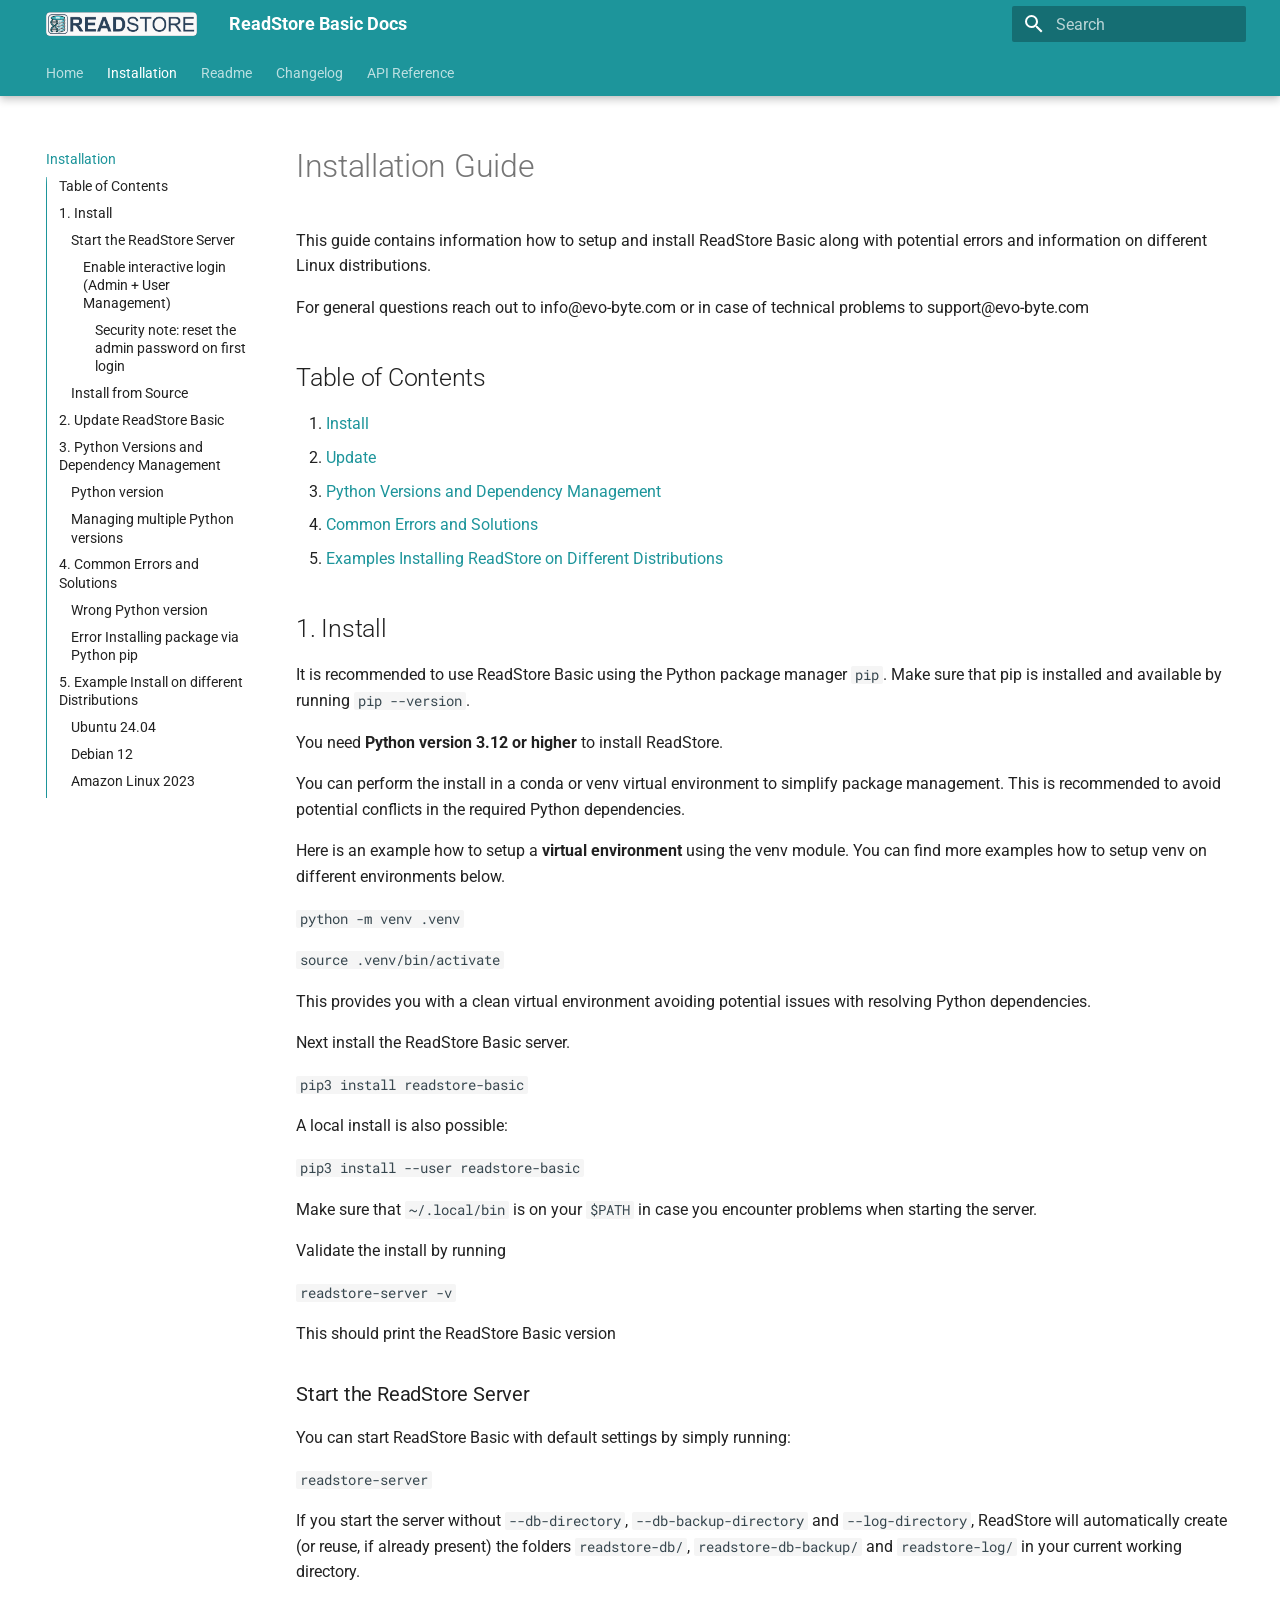
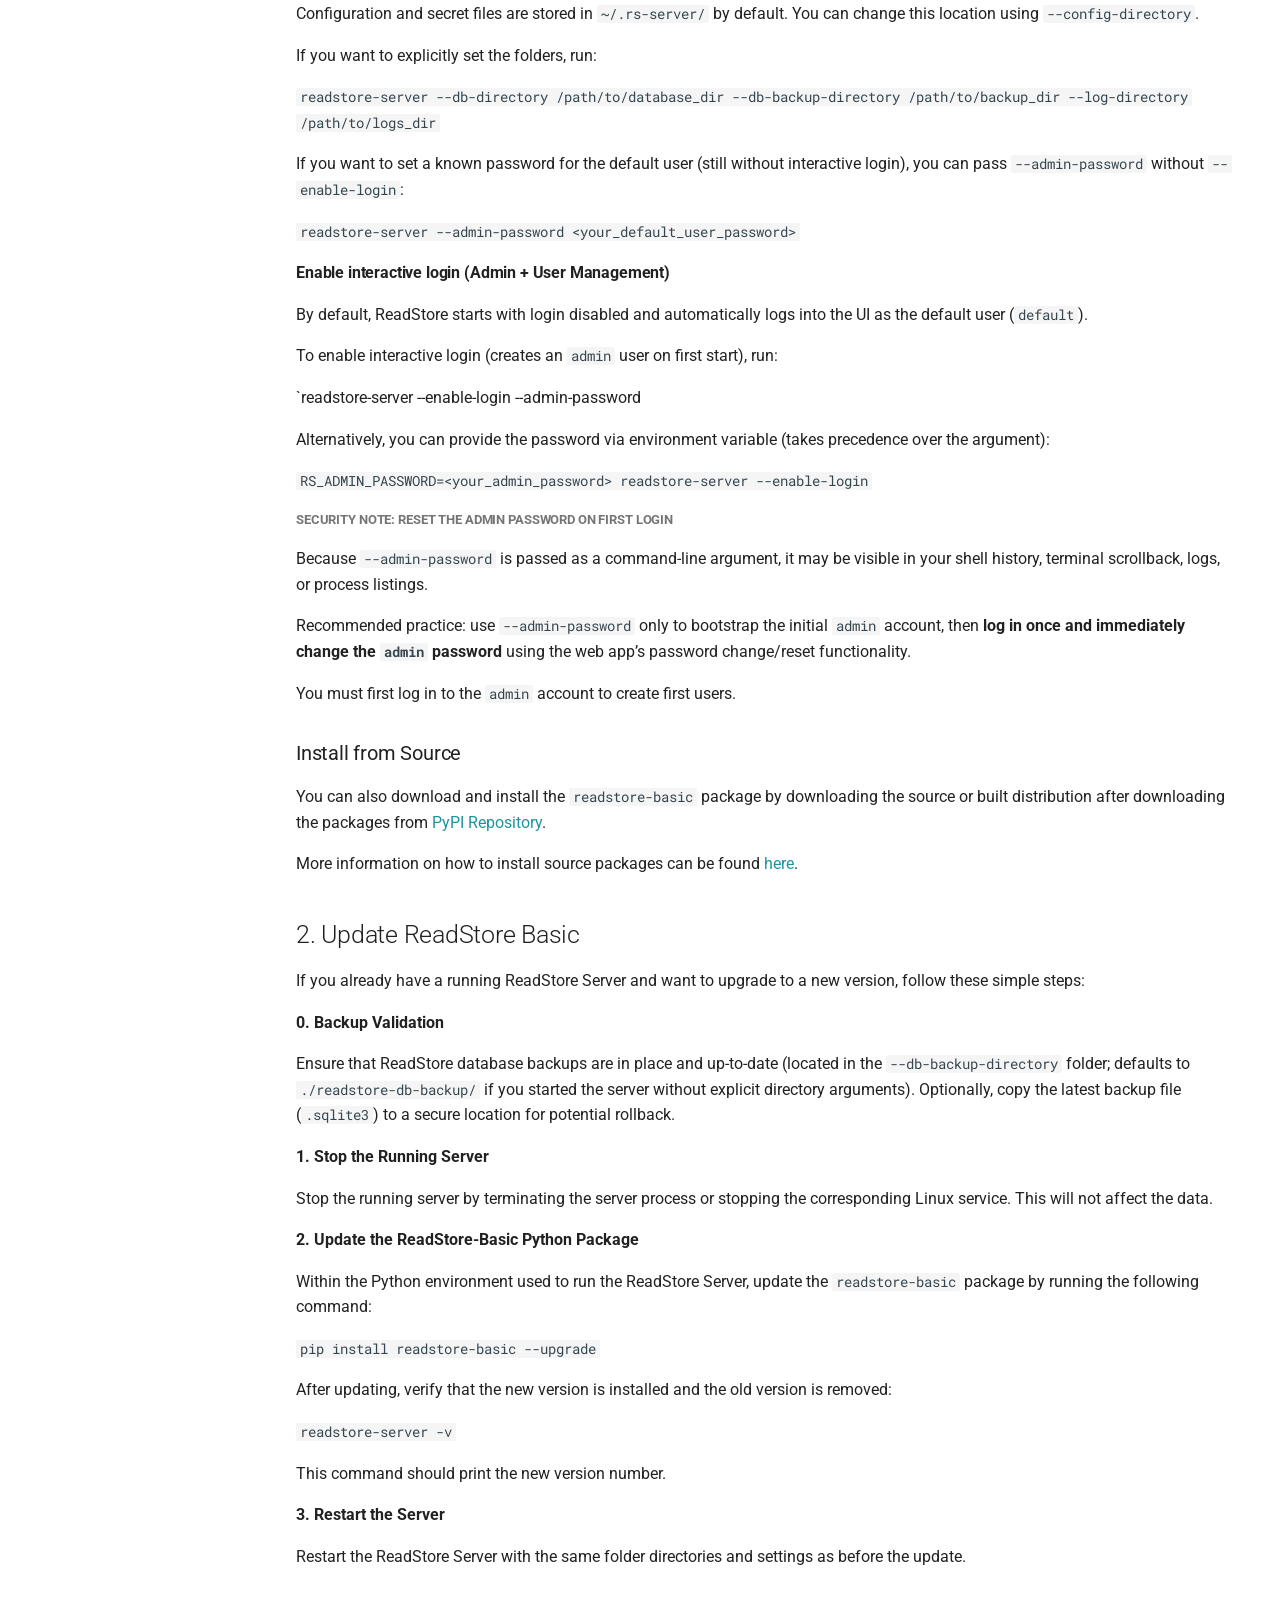
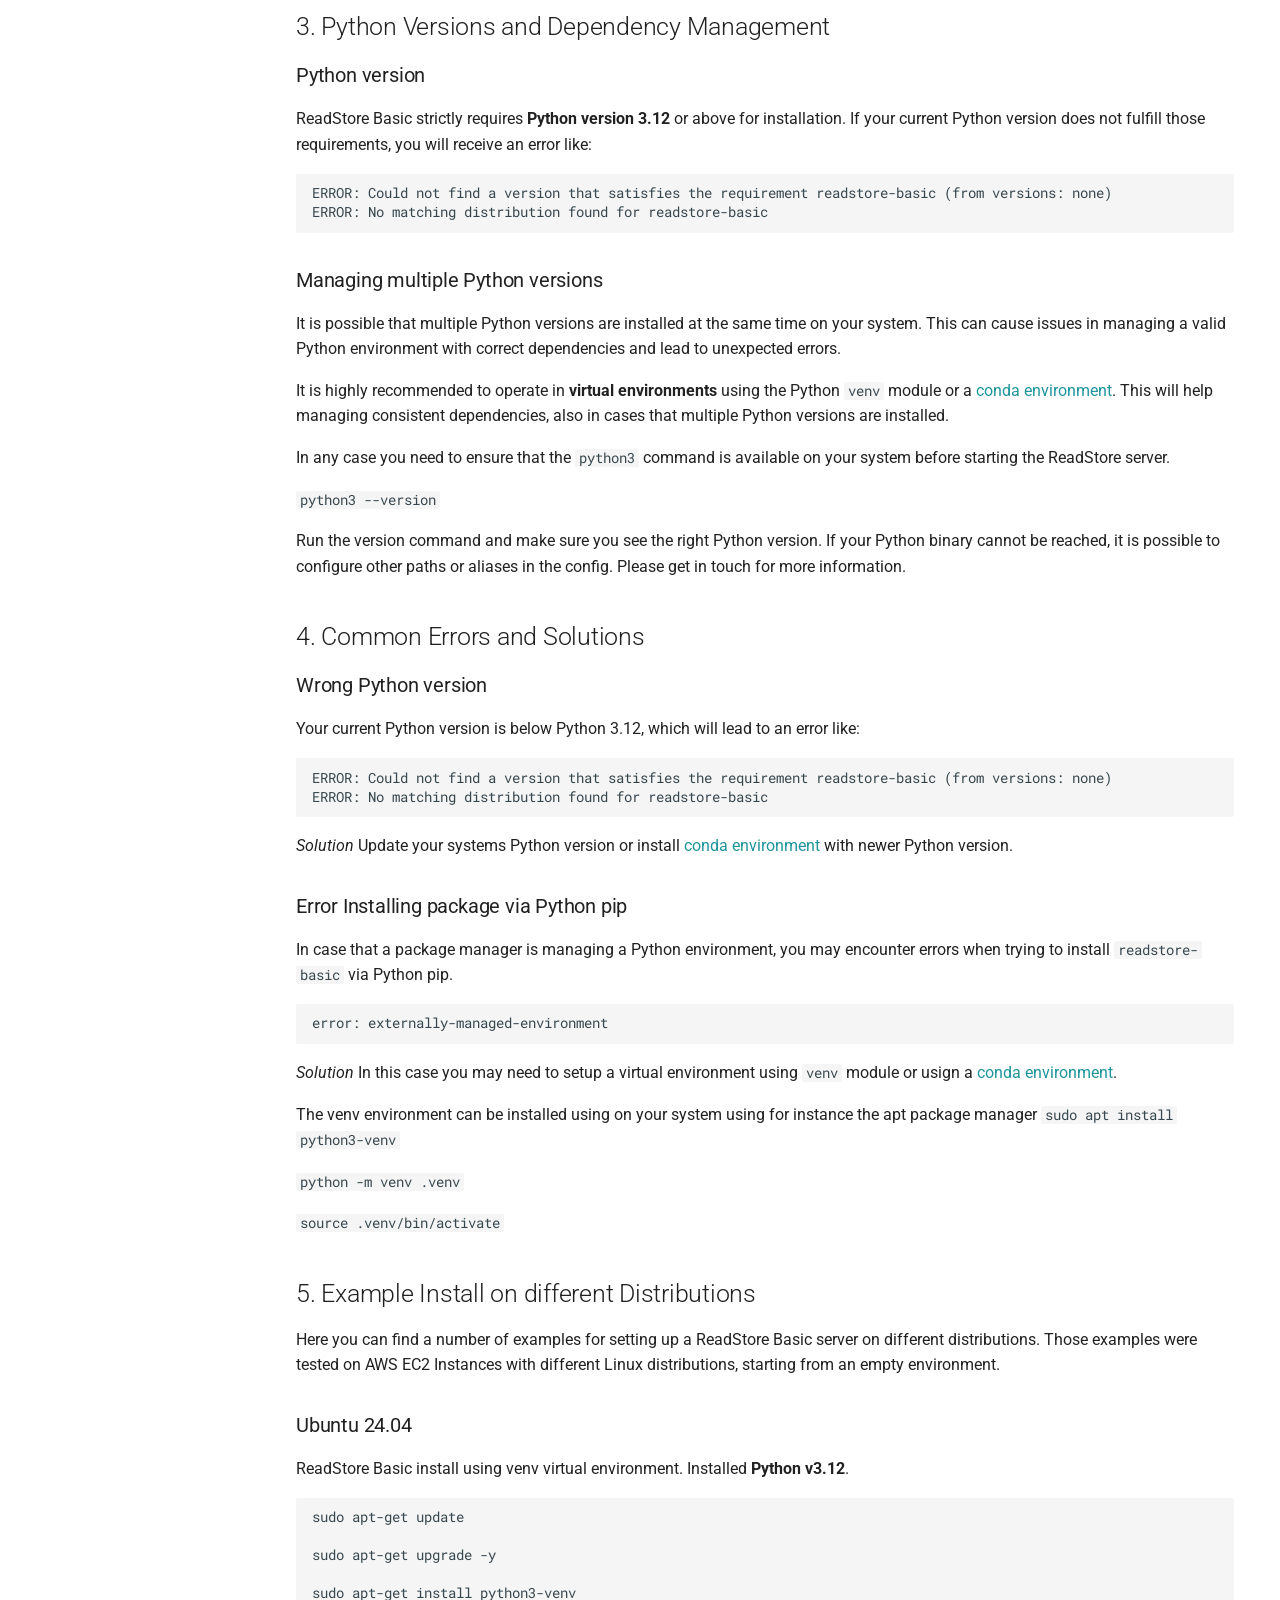
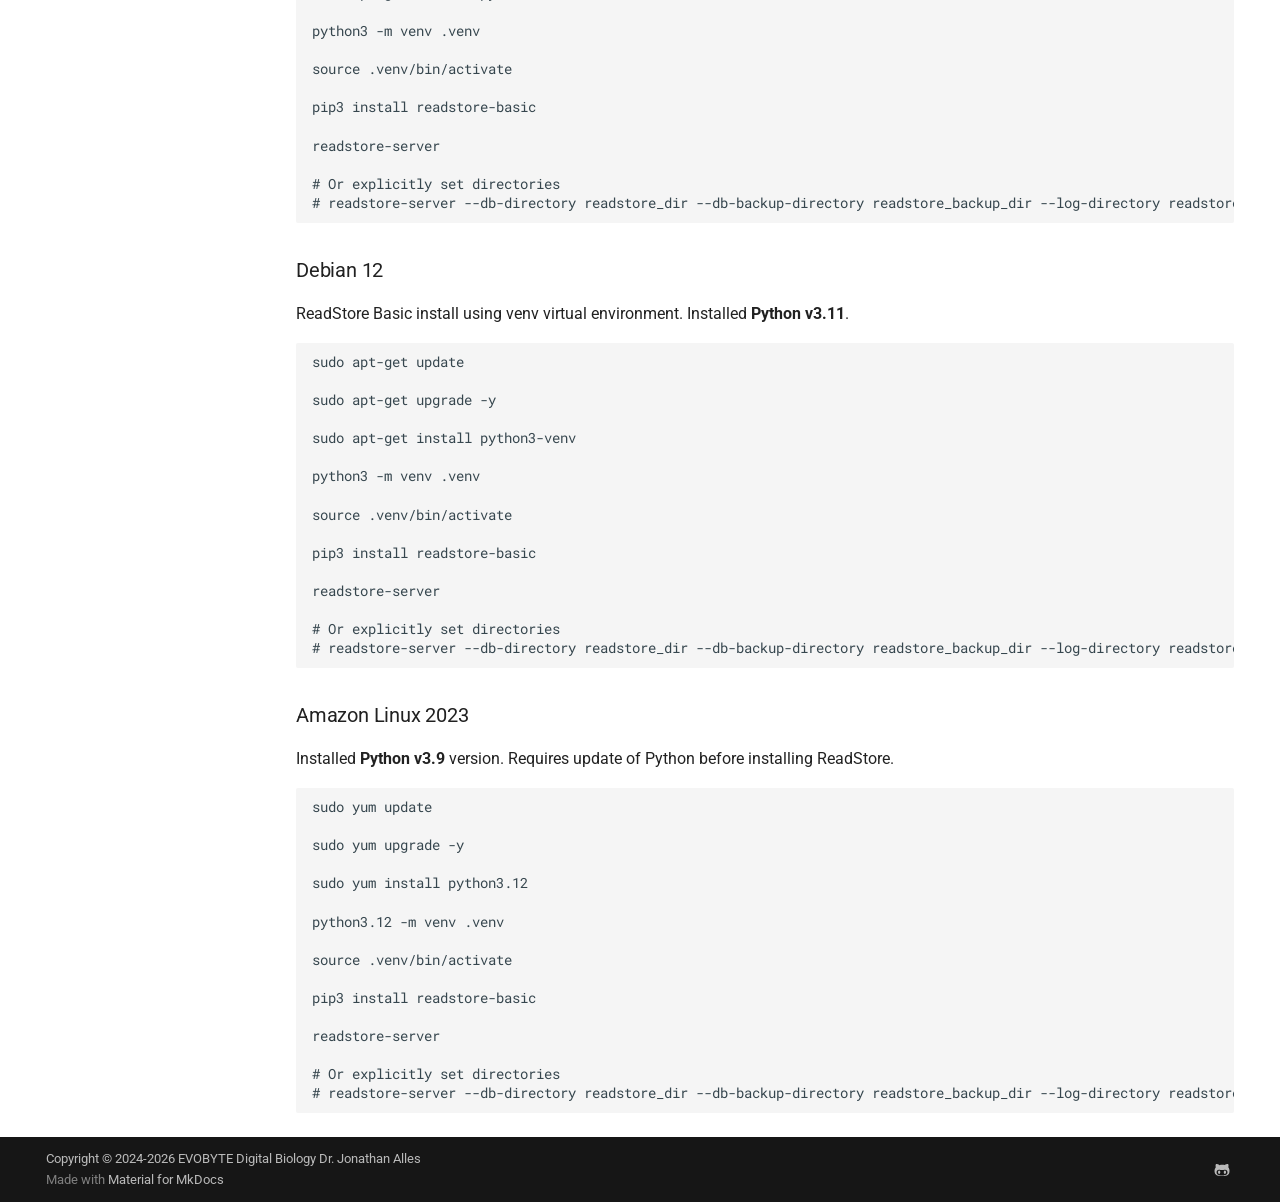
<file: installation/index.html>
<!doctype html>
<html lang="en" class="no-js">
  <head>
    
      <meta charset="utf-8">
      <meta name="viewport" content="width=device-width,initial-scale=1">
      
      
      
      
        <link rel="prev" href="..">
      
      
        <link rel="next" href="../readme/">
      
      
        
      
      
      <link rel="icon" href="../img/favicon.ico">
      <meta name="generator" content="mkdocs-1.6.1, mkdocs-material-9.7.5">
    
    
      
        <title>Installation - ReadStore Basic Docs</title>
      
    
    
      <link rel="stylesheet" href="../assets/stylesheets/main.484c7ddc.min.css">
      
      


    
    
      
    
    
      
        
        
        <link rel="preconnect" href="https://fonts.gstatic.com" crossorigin>
        <link rel="stylesheet" href="https://fonts.googleapis.com/css?family=Roboto:300,300i,400,400i,700,700i%7CRoboto+Mono:400,400i,700,700i&display=fallback">
        <style>:root{--md-text-font:"Roboto";--md-code-font:"Roboto Mono"}</style>
      
    
    
      <link rel="stylesheet" href="../assets/_mkdocstrings.css">
    
      <link rel="stylesheet" href="../stylesheets/extra.css">
    
      <link rel="stylesheet" href="../stylesheets/mkdocsoad.css">
    
    <script>__md_scope=new URL("..",location),__md_hash=e=>[...e].reduce(((e,_)=>(e<<5)-e+_.charCodeAt(0)),0),__md_get=(e,_=localStorage,t=__md_scope)=>JSON.parse(_.getItem(t.pathname+"."+e)),__md_set=(e,_,t=localStorage,a=__md_scope)=>{try{t.setItem(a.pathname+"."+e,JSON.stringify(_))}catch(e){}}</script>
    
      
  


  
  

<script id="__analytics">function __md_analytics(){function e(){dataLayer.push(arguments)}window.dataLayer=window.dataLayer||[],e("js",new Date),e("config","G-WBV6W4SKKT"),document.addEventListener("DOMContentLoaded",(function(){document.forms.search&&document.forms.search.query.addEventListener("blur",(function(){this.value&&e("event","search",{search_term:this.value})}));document$.subscribe((function(){var t=document.forms.feedback;if(void 0!==t)for(var a of t.querySelectorAll("[type=submit]"))a.addEventListener("click",(function(a){a.preventDefault();var n=document.location.pathname,d=this.getAttribute("data-md-value");e("event","feedback",{page:n,data:d}),t.firstElementChild.disabled=!0;var r=t.querySelector(".md-feedback__note [data-md-value='"+d+"']");r&&(r.hidden=!1)})),t.hidden=!1})),location$.subscribe((function(t){e("config","G-WBV6W4SKKT",{page_path:t.pathname})}))}));var t=document.createElement("script");t.async=!0,t.src="https://www.googletagmanager.com/gtag/js?id=G-WBV6W4SKKT",document.getElementById("__analytics").insertAdjacentElement("afterEnd",t)}</script>
  
    <script>"undefined"!=typeof __md_analytics&&__md_analytics()</script>
  

    
    
  </head>
  
  
    <body dir="ltr">
  
    
    <input class="md-toggle" data-md-toggle="drawer" type="checkbox" id="__drawer" autocomplete="off">
    <input class="md-toggle" data-md-toggle="search" type="checkbox" id="__search" autocomplete="off">
    <label class="md-overlay" for="__drawer"></label>
    <div data-md-component="skip">
      
        
        <a href="#installation-guide" class="md-skip">
          Skip to content
        </a>
      
    </div>
    <div data-md-component="announce">
      
    </div>
    
    
      

  

<header class="md-header md-header--shadow md-header--lifted" data-md-component="header">
  <nav class="md-header__inner md-grid" aria-label="Header">
    <a href="https://evo-byte.com/readstore" title="ReadStore Basic Docs" class="md-header__button md-logo" aria-label="ReadStore Basic Docs" data-md-component="logo">
      
  <img src="../assets/BannerLarge.png" alt="logo">

    </a>
    <label class="md-header__button md-icon" for="__drawer">
      
      <svg xmlns="http://www.w3.org/2000/svg" viewBox="0 0 24 24"><path d="M3 6h18v2H3zm0 5h18v2H3zm0 5h18v2H3z"/></svg>
    </label>
    <div class="md-header__title" data-md-component="header-title">
      <div class="md-header__ellipsis">
        <div class="md-header__topic">
          <span class="md-ellipsis">
            ReadStore Basic Docs
          </span>
        </div>
        <div class="md-header__topic" data-md-component="header-topic">
          <span class="md-ellipsis">
            
              Installation
            
          </span>
        </div>
      </div>
    </div>
    
    
      <script>var palette=__md_get("__palette");if(palette&&palette.color){if("(prefers-color-scheme)"===palette.color.media){var media=matchMedia("(prefers-color-scheme: light)"),input=document.querySelector(media.matches?"[data-md-color-media='(prefers-color-scheme: light)']":"[data-md-color-media='(prefers-color-scheme: dark)']");palette.color.media=input.getAttribute("data-md-color-media"),palette.color.scheme=input.getAttribute("data-md-color-scheme"),palette.color.primary=input.getAttribute("data-md-color-primary"),palette.color.accent=input.getAttribute("data-md-color-accent")}for(var[key,value]of Object.entries(palette.color))document.body.setAttribute("data-md-color-"+key,value)}</script>
    
    
    
      
      
        <label class="md-header__button md-icon" for="__search">
          
          <svg xmlns="http://www.w3.org/2000/svg" viewBox="0 0 24 24"><path d="M9.5 3A6.5 6.5 0 0 1 16 9.5c0 1.61-.59 3.09-1.56 4.23l.27.27h.79l5 5-1.5 1.5-5-5v-.79l-.27-.27A6.52 6.52 0 0 1 9.5 16 6.5 6.5 0 0 1 3 9.5 6.5 6.5 0 0 1 9.5 3m0 2C7 5 5 7 5 9.5S7 14 9.5 14 14 12 14 9.5 12 5 9.5 5"/></svg>
        </label>
        <div class="md-search" data-md-component="search" role="dialog">
  <label class="md-search__overlay" for="__search"></label>
  <div class="md-search__inner" role="search">
    <form class="md-search__form" name="search">
      <input type="text" class="md-search__input" name="query" aria-label="Search" placeholder="Search" autocapitalize="off" autocorrect="off" autocomplete="off" spellcheck="false" data-md-component="search-query" required>
      <label class="md-search__icon md-icon" for="__search">
        
        <svg xmlns="http://www.w3.org/2000/svg" viewBox="0 0 24 24"><path d="M9.5 3A6.5 6.5 0 0 1 16 9.5c0 1.61-.59 3.09-1.56 4.23l.27.27h.79l5 5-1.5 1.5-5-5v-.79l-.27-.27A6.52 6.52 0 0 1 9.5 16 6.5 6.5 0 0 1 3 9.5 6.5 6.5 0 0 1 9.5 3m0 2C7 5 5 7 5 9.5S7 14 9.5 14 14 12 14 9.5 12 5 9.5 5"/></svg>
        
        <svg xmlns="http://www.w3.org/2000/svg" viewBox="0 0 24 24"><path d="M20 11v2H8l5.5 5.5-1.42 1.42L4.16 12l7.92-7.92L13.5 5.5 8 11z"/></svg>
      </label>
      <nav class="md-search__options" aria-label="Search">
        
        <button type="reset" class="md-search__icon md-icon" title="Clear" aria-label="Clear" tabindex="-1">
          
          <svg xmlns="http://www.w3.org/2000/svg" viewBox="0 0 24 24"><path d="M19 6.41 17.59 5 12 10.59 6.41 5 5 6.41 10.59 12 5 17.59 6.41 19 12 13.41 17.59 19 19 17.59 13.41 12z"/></svg>
        </button>
      </nav>
      
        <div class="md-search__suggest" data-md-component="search-suggest"></div>
      
    </form>
    <div class="md-search__output">
      <div class="md-search__scrollwrap" tabindex="0" data-md-scrollfix>
        <div class="md-search-result" data-md-component="search-result">
          <div class="md-search-result__meta">
            Initializing search
          </div>
          <ol class="md-search-result__list" role="presentation"></ol>
        </div>
      </div>
    </div>
  </div>
</div>
      
    
    
  </nav>
  
    
      
<nav class="md-tabs" aria-label="Tabs" data-md-component="tabs">
  <div class="md-grid">
    <ul class="md-tabs__list">
      
        
  
  
  
  
    <li class="md-tabs__item">
      <a href=".." class="md-tabs__link">
        
  
  
    
  
  Home

      </a>
    </li>
  

      
        
  
  
  
    
  
  
    <li class="md-tabs__item md-tabs__item--active">
      <a href="./" class="md-tabs__link">
        
  
  
    
  
  Installation

      </a>
    </li>
  

      
        
  
  
  
  
    <li class="md-tabs__item">
      <a href="../readme/" class="md-tabs__link">
        
  
  
    
  
  Readme

      </a>
    </li>
  

      
        
  
  
  
  
    <li class="md-tabs__item">
      <a href="../CHANGELOG/" class="md-tabs__link">
        
  
  
    
  
  Changelog

      </a>
    </li>
  

      
        
  
  
  
  
    <li class="md-tabs__item">
      <a href="../rest_api/" class="md-tabs__link">
        
  
  
    
  
  API Reference

      </a>
    </li>
  

      
    </ul>
  </div>
</nav>
    
  
</header>
    
    <div class="md-container" data-md-component="container">
      
      
        
      
      <main class="md-main" data-md-component="main">
        <div class="md-main__inner md-grid">
          
            
              
              <div class="md-sidebar md-sidebar--primary" data-md-component="sidebar" data-md-type="navigation" >
                <div class="md-sidebar__scrollwrap">
                  <div class="md-sidebar__inner">
                    


  


  

<nav class="md-nav md-nav--primary md-nav--lifted md-nav--integrated" aria-label="Navigation" data-md-level="0">
  <label class="md-nav__title" for="__drawer">
    <a href="https://evo-byte.com/readstore" title="ReadStore Basic Docs" class="md-nav__button md-logo" aria-label="ReadStore Basic Docs" data-md-component="logo">
      
  <img src="../assets/BannerLarge.png" alt="logo">

    </a>
    ReadStore Basic Docs
  </label>
  
  <ul class="md-nav__list" data-md-scrollfix>
    
      
      
  
  
  
  
    <li class="md-nav__item">
      <a href=".." class="md-nav__link">
        
  
  
  <span class="md-ellipsis">
    
  
    Home
  

    
  </span>
  
  

      </a>
    </li>
  

    
      
      
  
  
    
  
  
  
    <li class="md-nav__item md-nav__item--active">
      
      <input class="md-nav__toggle md-toggle" type="checkbox" id="__toc">
      
      
        
      
      
        <label class="md-nav__link md-nav__link--active" for="__toc">
          
  
  
  <span class="md-ellipsis">
    
  
    Installation
  

    
  </span>
  
  

          <span class="md-nav__icon md-icon"></span>
        </label>
      
      <a href="./" class="md-nav__link md-nav__link--active">
        
  
  
  <span class="md-ellipsis">
    
  
    Installation
  

    
  </span>
  
  

      </a>
      
        

<nav class="md-nav md-nav--secondary" aria-label="Table of contents">
  
  
  
    
  
  
    <label class="md-nav__title" for="__toc">
      <span class="md-nav__icon md-icon"></span>
      Table of contents
    </label>
    <ul class="md-nav__list" data-md-component="toc" data-md-scrollfix>
      
        <li class="md-nav__item">
  <a href="#table-of-contents" class="md-nav__link">
    <span class="md-ellipsis">
      
        Table of Contents
      
    </span>
  </a>
  
</li>
      
        <li class="md-nav__item">
  <a href="#1-install" class="md-nav__link">
    <span class="md-ellipsis">
      
        1. Install
      
    </span>
  </a>
  
    <nav class="md-nav" aria-label="1. Install">
      <ul class="md-nav__list">
        
          <li class="md-nav__item">
  <a href="#start-the-readstore-server" class="md-nav__link">
    <span class="md-ellipsis">
      
        Start the ReadStore Server
      
    </span>
  </a>
  
    <nav class="md-nav" aria-label="Start the ReadStore Server">
      <ul class="md-nav__list">
        
          <li class="md-nav__item">
  <a href="#enable-interactive-login-admin-user-management" class="md-nav__link">
    <span class="md-ellipsis">
      
        Enable interactive login (Admin + User Management)
      
    </span>
  </a>
  
    <nav class="md-nav" aria-label="Enable interactive login (Admin + User Management)">
      <ul class="md-nav__list">
        
          <li class="md-nav__item">
  <a href="#security-note-reset-the-admin-password-on-first-login" class="md-nav__link">
    <span class="md-ellipsis">
      
        Security note: reset the admin password on first login
      
    </span>
  </a>
  
</li>
        
      </ul>
    </nav>
  
</li>
        
      </ul>
    </nav>
  
</li>
        
          <li class="md-nav__item">
  <a href="#install-from-source" class="md-nav__link">
    <span class="md-ellipsis">
      
        Install from Source
      
    </span>
  </a>
  
</li>
        
      </ul>
    </nav>
  
</li>
      
        <li class="md-nav__item">
  <a href="#2-update-readstore-basic" class="md-nav__link">
    <span class="md-ellipsis">
      
        2. Update ReadStore Basic
      
    </span>
  </a>
  
</li>
      
        <li class="md-nav__item">
  <a href="#3-python-versions-and-dependency-management" class="md-nav__link">
    <span class="md-ellipsis">
      
        3. Python Versions and Dependency Management
      
    </span>
  </a>
  
    <nav class="md-nav" aria-label="3. Python Versions and Dependency Management">
      <ul class="md-nav__list">
        
          <li class="md-nav__item">
  <a href="#python-version" class="md-nav__link">
    <span class="md-ellipsis">
      
        Python version
      
    </span>
  </a>
  
</li>
        
          <li class="md-nav__item">
  <a href="#managing-multiple-python-versions" class="md-nav__link">
    <span class="md-ellipsis">
      
        Managing multiple Python versions
      
    </span>
  </a>
  
</li>
        
      </ul>
    </nav>
  
</li>
      
        <li class="md-nav__item">
  <a href="#4-common-errors-and-solutions" class="md-nav__link">
    <span class="md-ellipsis">
      
        4. Common Errors and Solutions
      
    </span>
  </a>
  
    <nav class="md-nav" aria-label="4. Common Errors and Solutions">
      <ul class="md-nav__list">
        
          <li class="md-nav__item">
  <a href="#wrong-python-version" class="md-nav__link">
    <span class="md-ellipsis">
      
        Wrong Python version
      
    </span>
  </a>
  
</li>
        
          <li class="md-nav__item">
  <a href="#error-installing-package-via-python-pip" class="md-nav__link">
    <span class="md-ellipsis">
      
        Error Installing package via Python pip
      
    </span>
  </a>
  
</li>
        
      </ul>
    </nav>
  
</li>
      
        <li class="md-nav__item">
  <a href="#5-example-install-on-different-distributions" class="md-nav__link">
    <span class="md-ellipsis">
      
        5. Example Install on different Distributions
      
    </span>
  </a>
  
    <nav class="md-nav" aria-label="5. Example Install on different Distributions">
      <ul class="md-nav__list">
        
          <li class="md-nav__item">
  <a href="#ubuntu-2404" class="md-nav__link">
    <span class="md-ellipsis">
      
        Ubuntu 24.04
      
    </span>
  </a>
  
</li>
        
          <li class="md-nav__item">
  <a href="#debian-12" class="md-nav__link">
    <span class="md-ellipsis">
      
        Debian 12
      
    </span>
  </a>
  
</li>
        
          <li class="md-nav__item">
  <a href="#amazon-linux-2023" class="md-nav__link">
    <span class="md-ellipsis">
      
        Amazon Linux 2023
      
    </span>
  </a>
  
</li>
        
      </ul>
    </nav>
  
</li>
      
    </ul>
  
</nav>
      
    </li>
  

    
      
      
  
  
  
  
    <li class="md-nav__item">
      <a href="../readme/" class="md-nav__link">
        
  
  
  <span class="md-ellipsis">
    
  
    Readme
  

    
  </span>
  
  

      </a>
    </li>
  

    
      
      
  
  
  
  
    <li class="md-nav__item">
      <a href="../CHANGELOG/" class="md-nav__link">
        
  
  
  <span class="md-ellipsis">
    
  
    Changelog
  

    
  </span>
  
  

      </a>
    </li>
  

    
      
      
  
  
  
  
    <li class="md-nav__item">
      <a href="../rest_api/" class="md-nav__link">
        
  
  
  <span class="md-ellipsis">
    
  
    API Reference
  

    
  </span>
  
  

      </a>
    </li>
  

    
  </ul>
</nav>
                  </div>
                </div>
              </div>
            
            
          
          
            <div class="md-content" data-md-component="content">
              
              <article class="md-content__inner md-typeset">
                
                  



<h1 id="installation-guide">Installation Guide</h1>
<p>This guide contains information how to setup and install ReadStore Basic along with potential errors and information on different Linux distributions.</p>
<p>For general questions reach out to info@evo-byte.com or in case of technical problems to support@evo-byte.com</p>
<h2 id="table-of-contents">Table of Contents</h2>
<ol>
<li><a href="#install">Install</a></li>
<li><a href="#update">Update</a></li>
<li><a href="#versions_dependencies">Python Versions and Dependency Management</a></li>
<li><a href="#errors">Common Errors and Solutions</a></li>
<li><a href="#examples">Examples Installing ReadStore on Different Distributions</a></li>
</ol>
<h2 id="1-install">1. Install<a id="install"></a></h2>
<p>It is recommended to use ReadStore Basic using the Python package manager <code>pip</code>.
Make sure that pip is installed and available by running
<code>pip --version</code>.</p>
<p>You need <strong>Python version 3.12 or higher</strong> to install ReadStore.</p>
<p>You can perform the install in a conda or venv virtual environment to simplify package management.
This is recommended to avoid potential conflicts in the required Python dependencies.</p>
<p>Here is an example how to setup a <strong>virtual environment</strong> using the venv module. You can find more examples how to setup venv on different environments below.</p>
<p><code>python -m venv .venv</code></p>
<p><code>source .venv/bin/activate</code></p>
<p>This provides you with a clean virtual environment avoiding potential issues with resolving Python dependencies. </p>
<p>Next install the ReadStore Basic server.</p>
<p><code>pip3 install readstore-basic</code></p>
<p>A local install is also possible:</p>
<p><code>pip3 install --user readstore-basic</code></p>
<p>Make sure that <code>~/.local/bin</code> is on your <code>$PATH</code> in case you encounter problems when starting the server.</p>
<p>Validate the install by running</p>
<p><code>readstore-server -v</code></p>
<p>This should print the ReadStore Basic version</p>
<h3 id="start-the-readstore-server">Start the ReadStore Server</h3>
<p>You can start ReadStore Basic with default settings by simply running:</p>
<p><code>readstore-server</code></p>
<p>If you start the server without <code>--db-directory</code>, <code>--db-backup-directory</code> and <code>--log-directory</code>, ReadStore will automatically create (or reuse, if already present) the folders <code>readstore-db/</code>, <code>readstore-db-backup/</code> and <code>readstore-log/</code> in your current working directory.</p>
<p>Configuration and secret files are stored in <code>~/.rs-server/</code> by default. You can change this location using <code>--config-directory</code>.</p>
<p>If you want to explicitly set the folders, run:</p>
<p><code>readstore-server --db-directory /path/to/database_dir --db-backup-directory /path/to/backup_dir --log-directory /path/to/logs_dir</code></p>
<p>If you want to set a known password for the default user (still without interactive login), you can pass <code>--admin-password</code> without <code>--enable-login</code>:</p>
<p><code>readstore-server --admin-password &lt;your_default_user_password&gt;</code></p>
<h4 id="enable-interactive-login-admin-user-management">Enable interactive login (Admin + User Management)</h4>
<p>By default, ReadStore starts with login disabled and automatically logs into the UI as the default user (<code>default</code>).</p>
<p>To enable interactive login (creates an <code>admin</code> user on first start), run:</p>
<p>`readstore-server --enable-login --admin-password <your_admin_password></p>
<p>Alternatively, you can provide the password via environment variable (takes precedence over the argument):</p>
<p><code>RS_ADMIN_PASSWORD=&lt;your_admin_password&gt; readstore-server --enable-login</code></p>
<h5 id="security-note-reset-the-admin-password-on-first-login">Security note: reset the admin password on first login</h5>
<p>Because <code>--admin-password</code> is passed as a command-line argument, it may be visible in your shell history, terminal scrollback, logs, or process listings.</p>
<p>Recommended practice: use <code>--admin-password</code> only to bootstrap the initial <code>admin</code> account, then <strong>log in once and immediately change the <code>admin</code> password</strong> using the web app’s password change/reset functionality.</p>
<p>You must first log in to the <code>admin</code> account to create first users.</p>
<h3 id="install-from-source">Install from Source</h3>
<p>You can also download and install the <code>readstore-basic</code> package by downloading the source or built distribution after downloading the packages from <a href="https://pypi.org/project/readstore-basic/#files">PyPI Repository</a>.</p>
<p>More information on how to install source packages can be found <a href="https://packaging.python.org/en/latest/tutorials/installing-packages/">here</a>.</p>
<h2 id="2-update-readstore-basic">2. Update ReadStore Basic<a id="update"></a></h2>
<p>If you already have a running ReadStore Server and want to upgrade to a new version, follow these simple steps:</p>
<p><strong>0. Backup Validation</strong></p>
<p>Ensure that ReadStore database backups are in place and up-to-date (located in the <code>--db-backup-directory</code> folder; defaults to <code>./readstore-db-backup/</code> if you started the server without explicit directory arguments). Optionally, copy the latest backup file (<code>.sqlite3</code>) to a secure location for potential rollback.</p>
<p><strong>1. Stop the Running Server</strong></p>
<p>Stop the running server by terminating the server process or stopping the corresponding Linux service. This will not affect the data.</p>
<p><strong>2. Update the ReadStore-Basic Python Package</strong></p>
<p>Within the Python environment used to run the ReadStore Server, update the <code>readstore-basic</code> package by running the following command:</p>
<p><code>pip install readstore-basic --upgrade</code></p>
<p>After updating, verify that the new version is installed and the old version is removed:</p>
<p><code>readstore-server -v</code></p>
<p>This command should print the new version number.</p>
<p><strong>3. Restart the Server</strong></p>
<p>Restart the ReadStore Server with the same folder directories and settings as before the update.</p>
<h2 id="3-python-versions-and-dependency-management">3. Python Versions and Dependency Management<a id="versions_dependencies"></a></h2>
<h3 id="python-version">Python version</h3>
<p>ReadStore Basic strictly requires <strong>Python version 3.12</strong> or above for installation. If your current Python version does not fulfill those requirements, you will receive an error like:</p>
<div class="highlight"><pre><span></span><code>ERROR: Could not find a version that satisfies the requirement readstore-basic (from versions: none)
ERROR: No matching distribution found for readstore-basic
</code></pre></div>
<h3 id="managing-multiple-python-versions">Managing multiple Python versions</h3>
<p>It is possible that multiple Python versions are installed at the same time on your system. This can cause issues in managing a valid Python environment with correct dependencies and lead to unexpected errors.</p>
<p>It is highly recommended to operate in <strong>virtual environments</strong> using the Python <code>venv</code> module or a <a href="https://docs.conda.io/projects/conda/en/latest/user-guide/getting-started.html">conda environment</a>. This will help managing consistent dependencies, also in cases that multiple Python versions are installed.</p>
<p>In any case you need to ensure that the <code>python3</code> command is available on your system before starting the ReadStore server.</p>
<p><code>python3 --version</code></p>
<p>Run the version command and make sure you see the right Python version. If your Python binary cannot be reached, it is possible to configure other paths or aliases in the config. Please get in touch for more information.</p>
<h2 id="4-common-errors-and-solutions">4. Common Errors and Solutions<a id="errors"></a></h2>
<h3 id="wrong-python-version">Wrong Python version</h3>
<p>Your current Python version is below Python 3.12, which will lead to an error like:</p>
<div class="highlight"><pre><span></span><code>ERROR: Could not find a version that satisfies the requirement readstore-basic (from versions: none)
ERROR: No matching distribution found for readstore-basic
</code></pre></div>
<p><em>Solution</em> Update your systems Python version or install <a href="https://docs.conda.io/projects/conda/en/latest/user-guide/getting-started.html">conda environment</a> with newer Python version.</p>
<h3 id="error-installing-package-via-python-pip">Error Installing package via Python pip</h3>
<p>In case that a package manager is managing a Python environment, you may encounter errors when trying to install <code>readstore-basic</code> via Python pip.</p>
<div class="highlight"><pre><span></span><code>error: externally-managed-environment
</code></pre></div>
<p><em>Solution</em> In this case you may need to setup a virtual environment using <code>venv</code> module or usign a <a href="https://docs.conda.io/projects/conda/en/latest/user-guide/getting-started.html">conda environment</a>.</p>
<p>The venv environment can be installed using on your system using for instance the apt package manager
<code>sudo apt install python3-venv</code></p>
<p><code>python -m venv .venv</code></p>
<p><code>source .venv/bin/activate</code></p>
<h2 id="5-example-install-on-different-distributions">5. Example Install on different Distributions<a id="examples"></a></h2>
<p>Here you can find a number of examples for setting up a ReadStore Basic server on different distributions. Those examples were tested on AWS EC2 Instances with different Linux distributions, starting from an empty environment.</p>
<h3 id="ubuntu-2404">Ubuntu 24.04</h3>
<p>ReadStore Basic install using venv virtual environment.
Installed <strong>Python v3.12</strong>.</p>
<div class="highlight"><pre><span></span><code>sudo apt-get update

sudo apt-get upgrade -y

sudo apt-get install python3-venv

python3 -m venv .venv

source .venv/bin/activate

pip3 install readstore-basic

readstore-server

# Or explicitly set directories
# readstore-server --db-directory readstore_dir --db-backup-directory readstore_backup_dir --log-directory readstore_log_dir
</code></pre></div>
<h3 id="debian-12">Debian 12</h3>
<p>ReadStore Basic install using venv virtual environment.
Installed <strong>Python v3.11</strong>.</p>
<div class="highlight"><pre><span></span><code>sudo apt-get update

sudo apt-get upgrade -y

sudo apt-get install python3-venv

python3 -m venv .venv

source .venv/bin/activate

pip3 install readstore-basic

readstore-server

# Or explicitly set directories
# readstore-server --db-directory readstore_dir --db-backup-directory readstore_backup_dir --log-directory readstore_log_dir
</code></pre></div>
<h3 id="amazon-linux-2023">Amazon Linux 2023</h3>
<p>Installed <strong>Python v3.9</strong> version. Requires update of Python before installing ReadStore.</p>
<div class="highlight"><pre><span></span><code>sudo yum update

sudo yum upgrade -y

sudo yum install python3.12

python3.12 -m venv .venv

source .venv/bin/activate

pip3 install readstore-basic

readstore-server

# Or explicitly set directories
# readstore-server --db-directory readstore_dir --db-backup-directory readstore_backup_dir --log-directory readstore_log_dir
</code></pre></div>









  




                
              </article>
            </div>
          
          
  <script>var tabs=__md_get("__tabs");if(Array.isArray(tabs))e:for(var set of document.querySelectorAll(".tabbed-set")){var labels=set.querySelector(".tabbed-labels");for(var tab of tabs)for(var label of labels.getElementsByTagName("label"))if(label.innerText.trim()===tab){var input=document.getElementById(label.htmlFor);input.checked=!0;continue e}}</script>

<script>var target=document.getElementById(location.hash.slice(1));target&&target.name&&(target.checked=target.name.startsWith("__tabbed_"))</script>
        </div>
        
      </main>
      
        <footer class="md-footer">
  
  <div class="md-footer-meta md-typeset">
    <div class="md-footer-meta__inner md-grid">
      <div class="md-copyright">
  
    <div class="md-copyright__highlight">
      Copyright &copy; 2024-2026 EVOBYTE Digital Biology Dr. Jonathan Alles
    </div>
  
  
    Made with
    <a href="https://squidfunk.github.io/mkdocs-material/" target="_blank" rel="noopener">
      Material for MkDocs
    </a>
  
</div>
      
        
<div class="md-social">
  
    
    
    
    
      
      
    
    <a href="https://github.com/EvobyteDigitalBiology/readstore" target="_blank" rel="noopener" title="github.com" class="md-social__link">
      <svg xmlns="http://www.w3.org/2000/svg" viewBox="0 0 512 512"><!--! Font Awesome Free 7.1.0 by @fontawesome - https://fontawesome.com License - https://fontawesome.com/license/free (Icons: CC BY 4.0, Fonts: SIL OFL 1.1, Code: MIT License) Copyright 2025 Fonticons, Inc.--><path d="M202.1 328.7c0 20.9-10.9 55.1-36.7 55.1s-36.7-34.2-36.7-55.1 10.9-55.1 36.7-55.1 36.7 34.2 36.7 55.1M496 278.2c0 31.9-3.2 65.7-17.5 95-37.9 76.6-142.1 74.8-216.7 74.8-75.8 0-186.2 2.7-225.6-74.8-14.6-29-20.2-63.1-20.2-95 0-41.9 13.9-81.5 41.5-113.6-5.2-15.8-7.7-32.4-7.7-48.8 0-21.5 4.9-32.3 14.6-51.8 45.3 0 74.3 9 108.8 36 29-6.9 58.8-10 88.7-10 27 0 54.2 2.9 80.4 9.2 34-26.7 63-35.2 107.8-35.2 9.8 19.5 14.6 30.3 14.6 51.8 0 16.4-2.6 32.7-7.7 48.2 27.5 32.4 39 72.3 39 114.2m-64.3 50.5c0-43.9-26.7-82.6-73.5-82.6-18.9 0-37 3.4-56 6-14.9 2.3-29.8 3.2-45.1 3.2-15.2 0-30.1-.9-45.1-3.2-18.7-2.6-37-6-56-6-46.8 0-73.5 38.7-73.5 82.6 0 87.8 80.4 101.3 150.4 101.3h48.2c70.3 0 150.6-13.4 150.6-101.3m-82.6-55.1c-25.8 0-36.7 34.2-36.7 55.1s10.9 55.1 36.7 55.1 36.7-34.2 36.7-55.1-10.9-55.1-36.7-55.1"/></svg>
    </a>
  
</div>
      
    </div>
  </div>
</footer>
      
    </div>
    <div class="md-dialog" data-md-component="dialog">
      <div class="md-dialog__inner md-typeset"></div>
    </div>
    
    
    
      
      
      <script id="__config" type="application/json">{"annotate": null, "base": "..", "features": ["navigation.tabs", "navigation.tabs.sticky", "navigation.sections", "toc.integrate", "search.suggest", "search.highlight", "content.tabs.link", "content.code.annnotation", "content.copy"], "search": "../assets/javascripts/workers/search.2c215733.min.js", "tags": null, "translations": {"clipboard.copied": "Copied to clipboard", "clipboard.copy": "Copy to clipboard", "search.result.more.one": "1 more on this page", "search.result.more.other": "# more on this page", "search.result.none": "No matching documents", "search.result.one": "1 matching document", "search.result.other": "# matching documents", "search.result.placeholder": "Type to start searching", "search.result.term.missing": "Missing", "select.version": "Select version"}, "version": null}</script>
    
    
      <script src="../assets/javascripts/bundle.79ae519e.min.js"></script>
      
    
  </body>
</html>
</file>
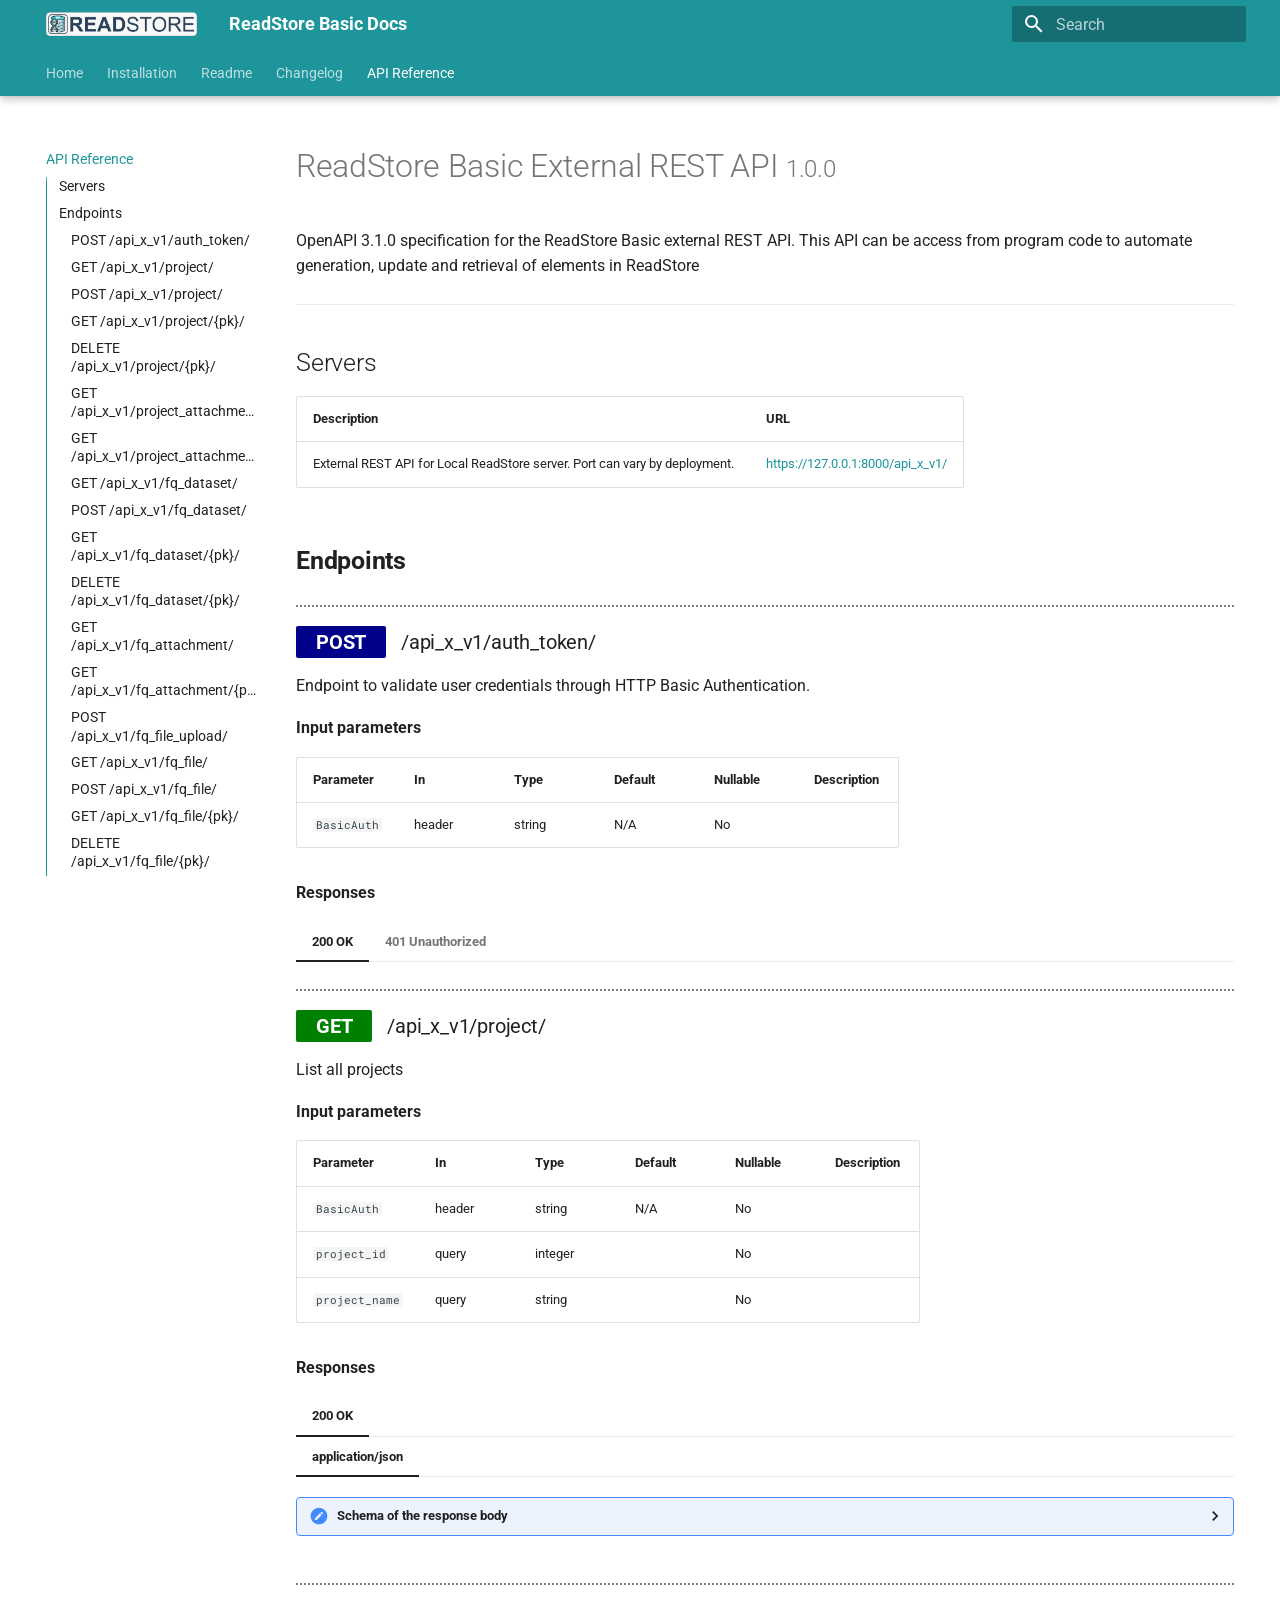
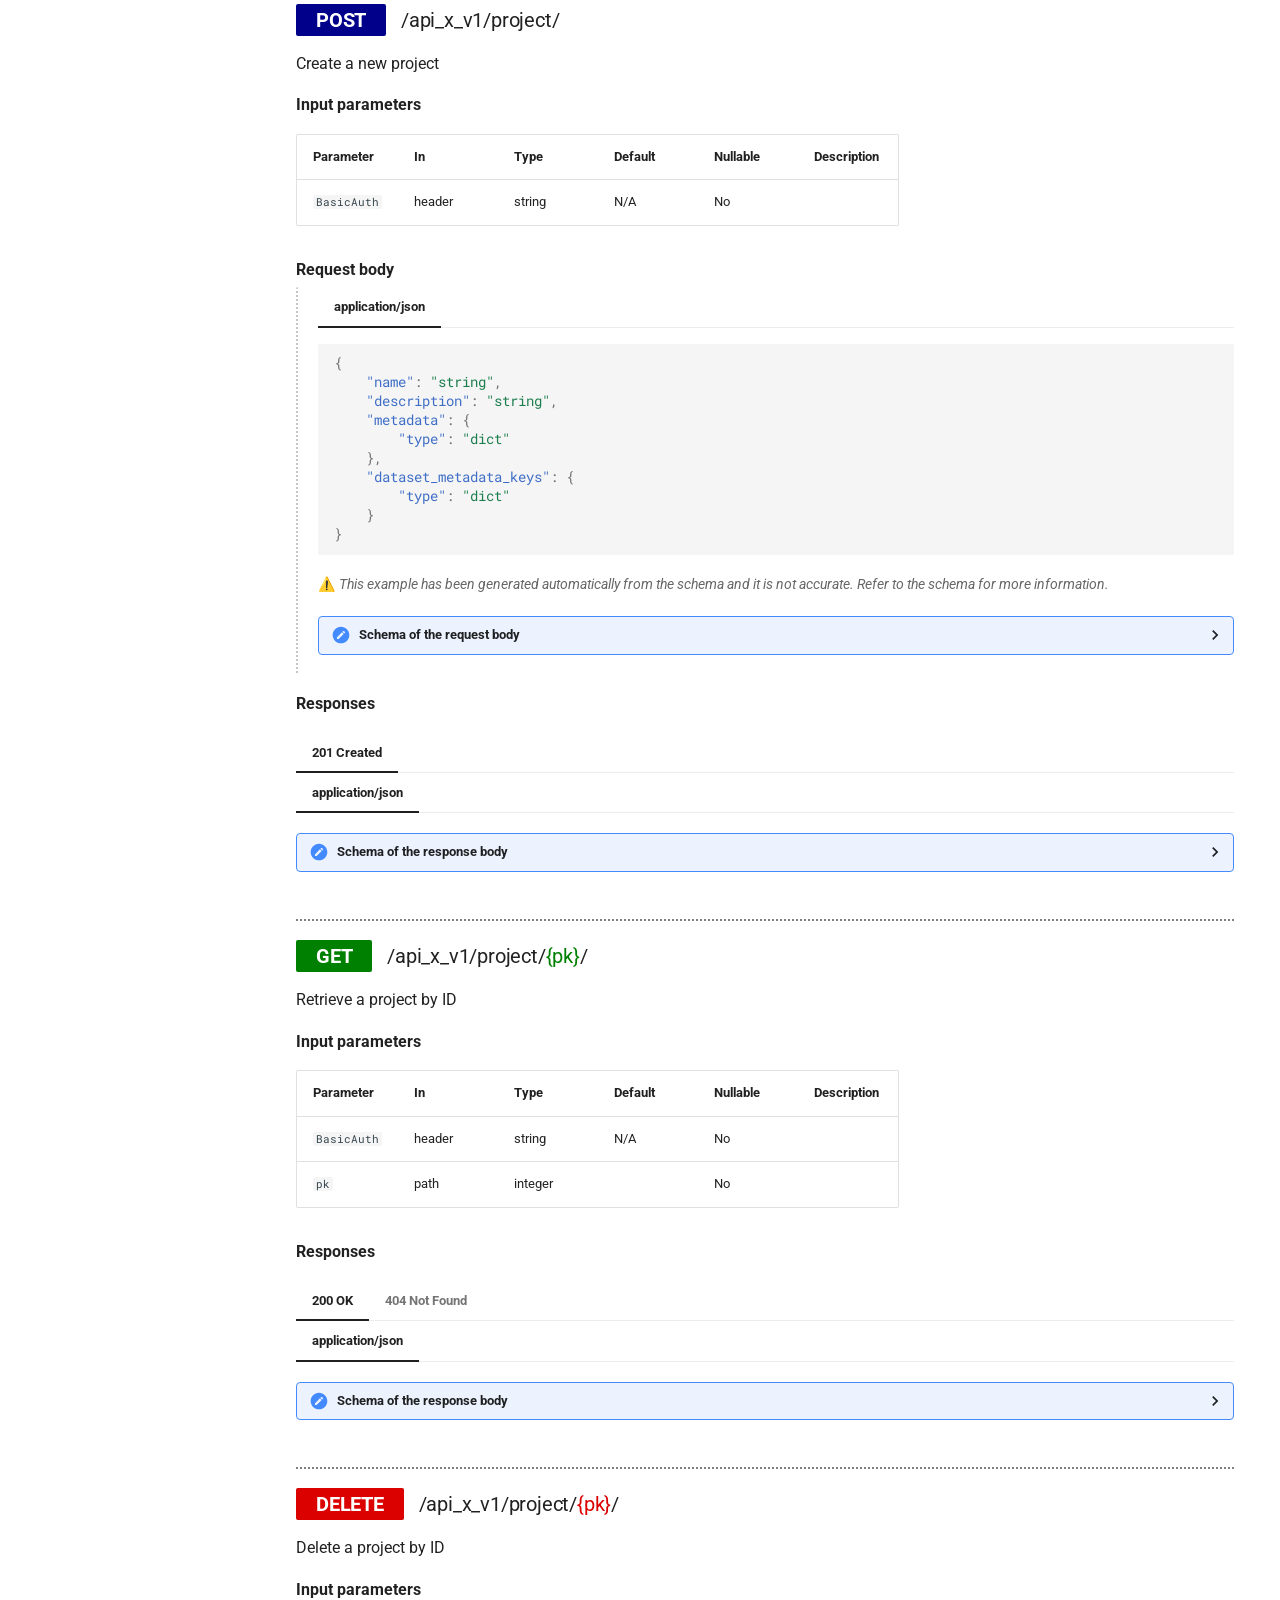
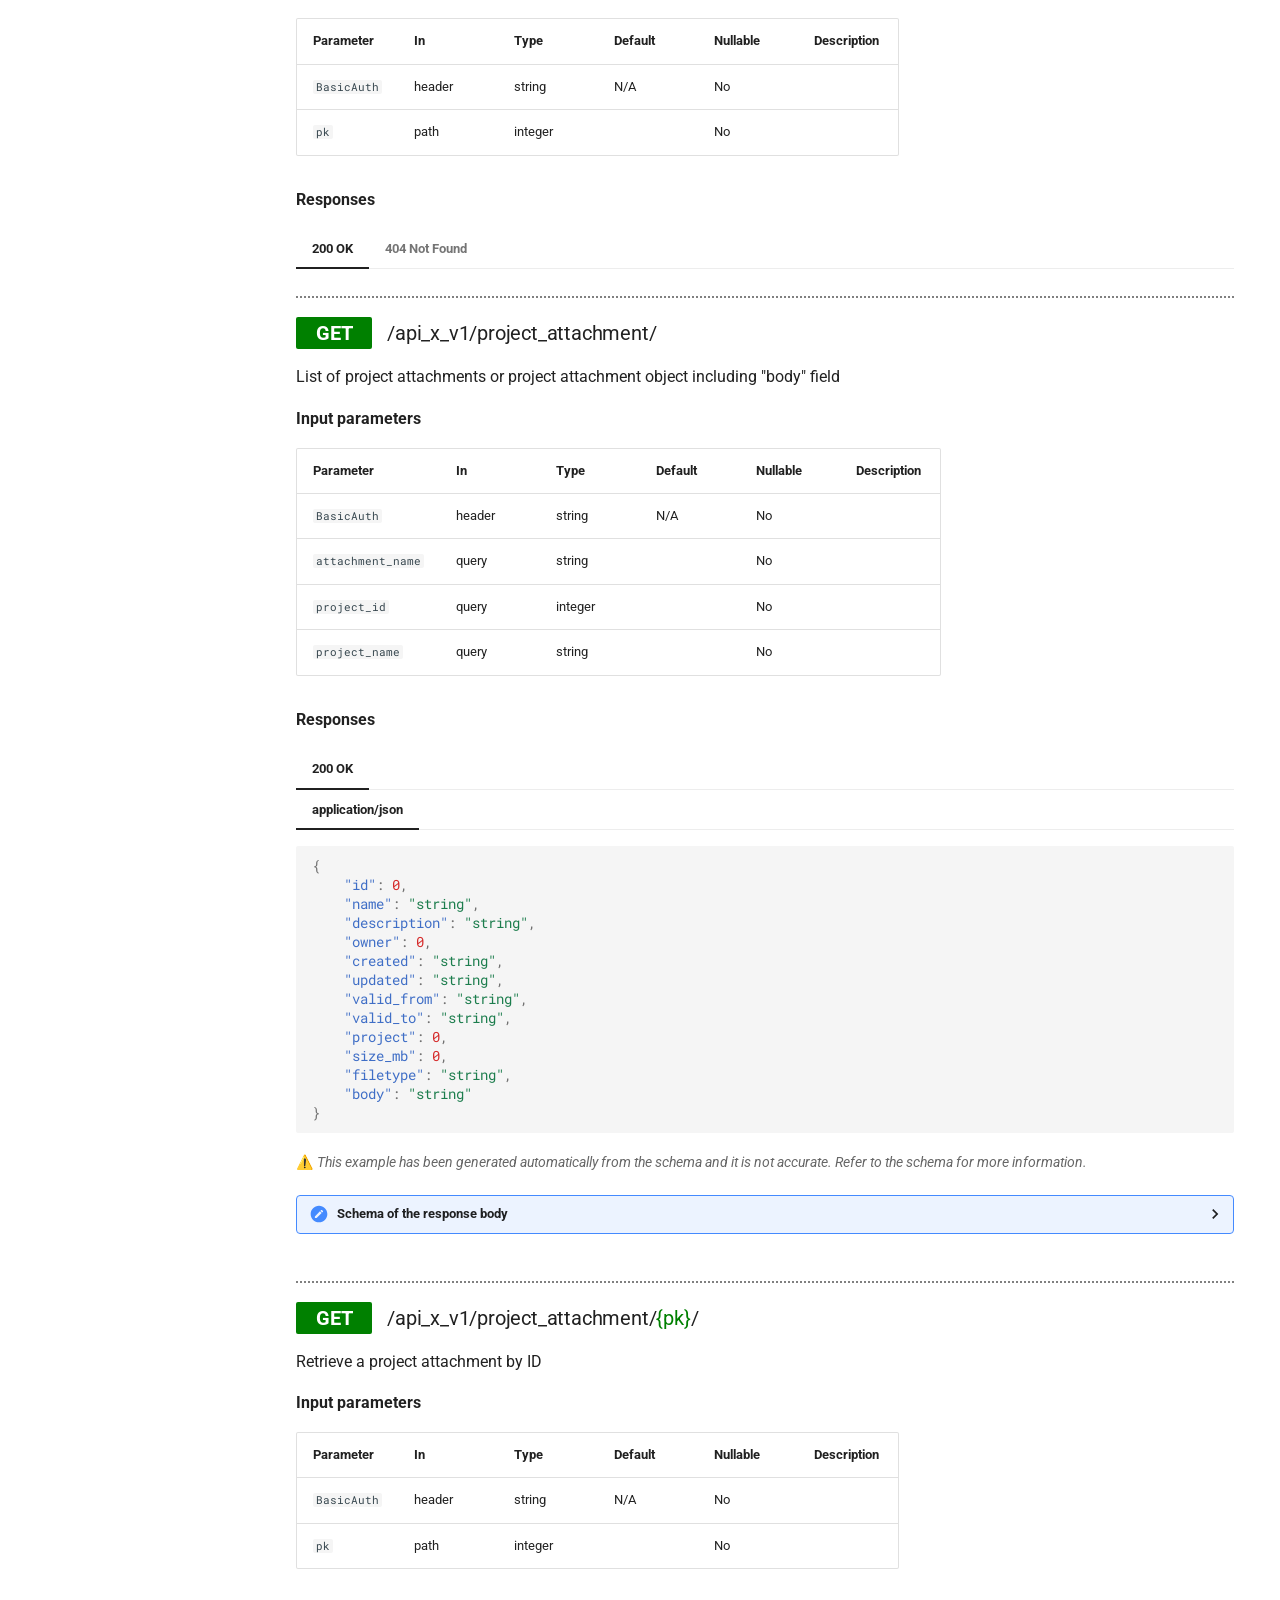
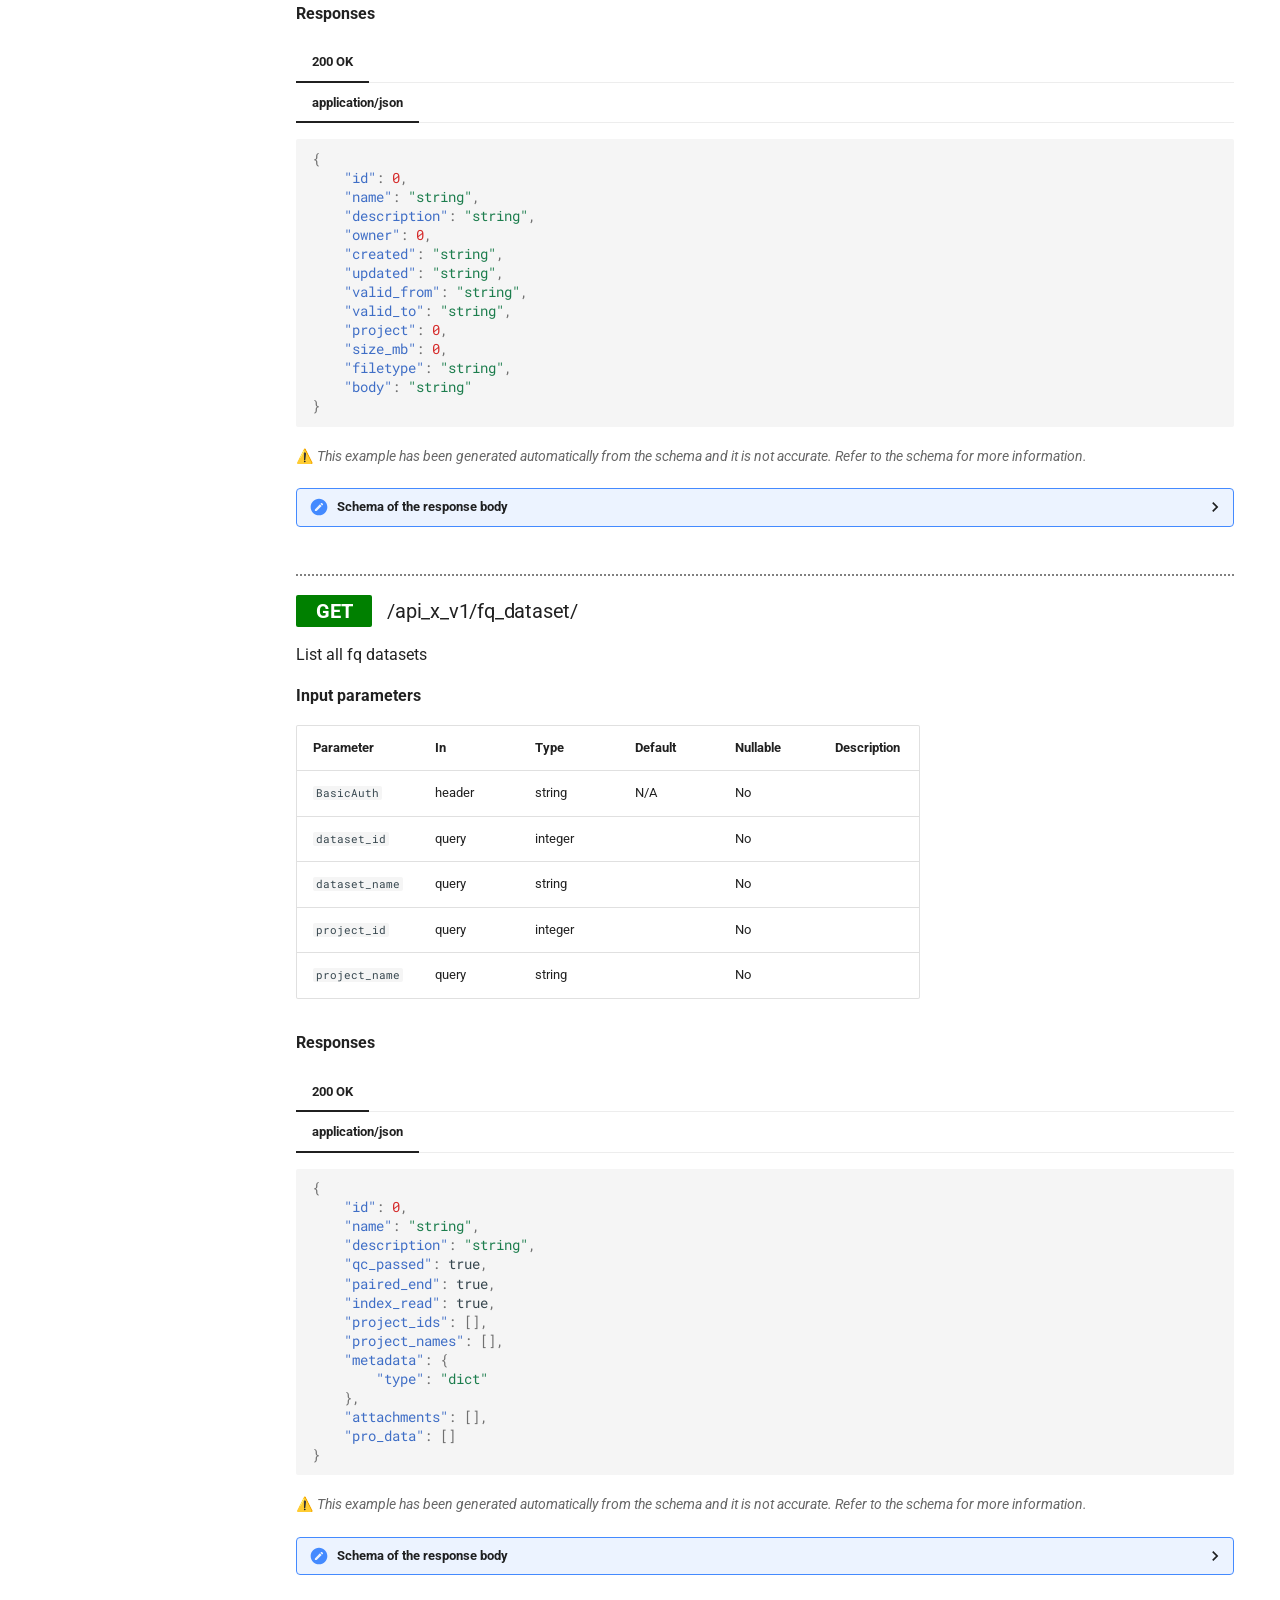
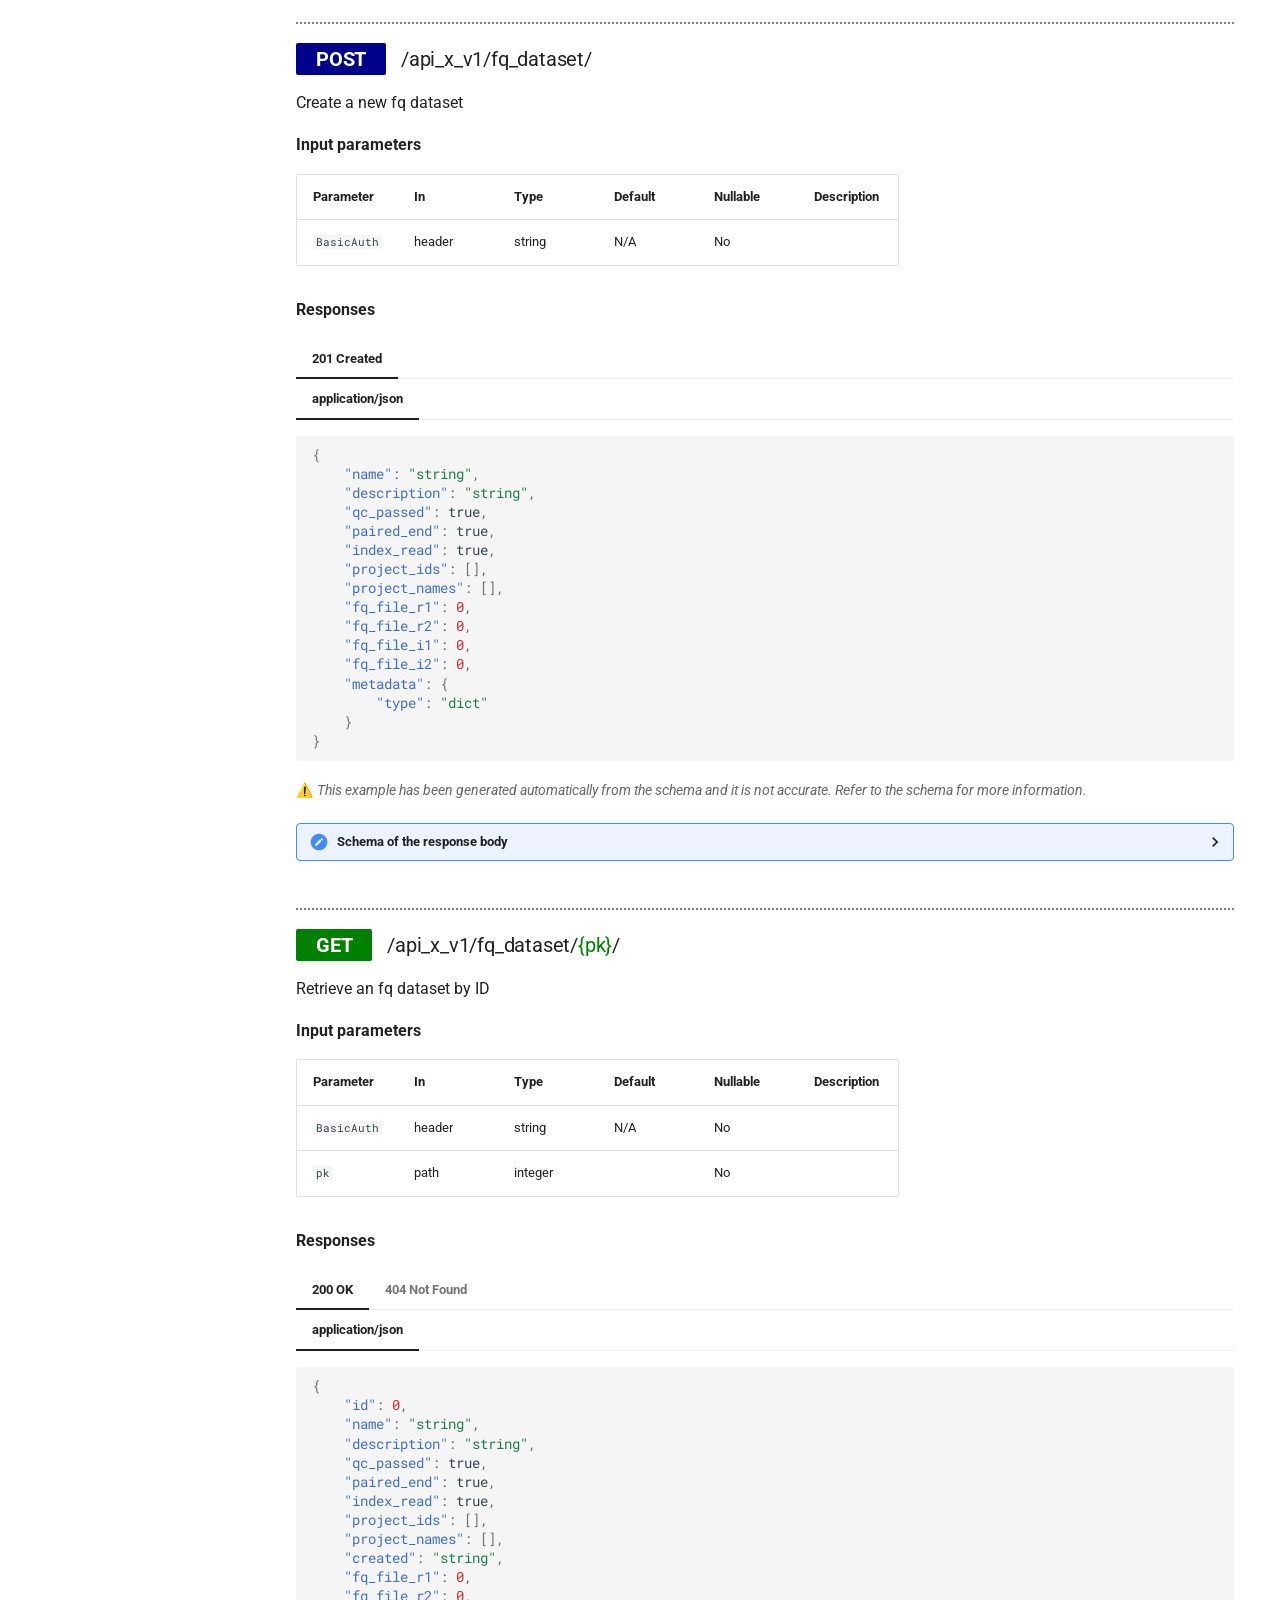
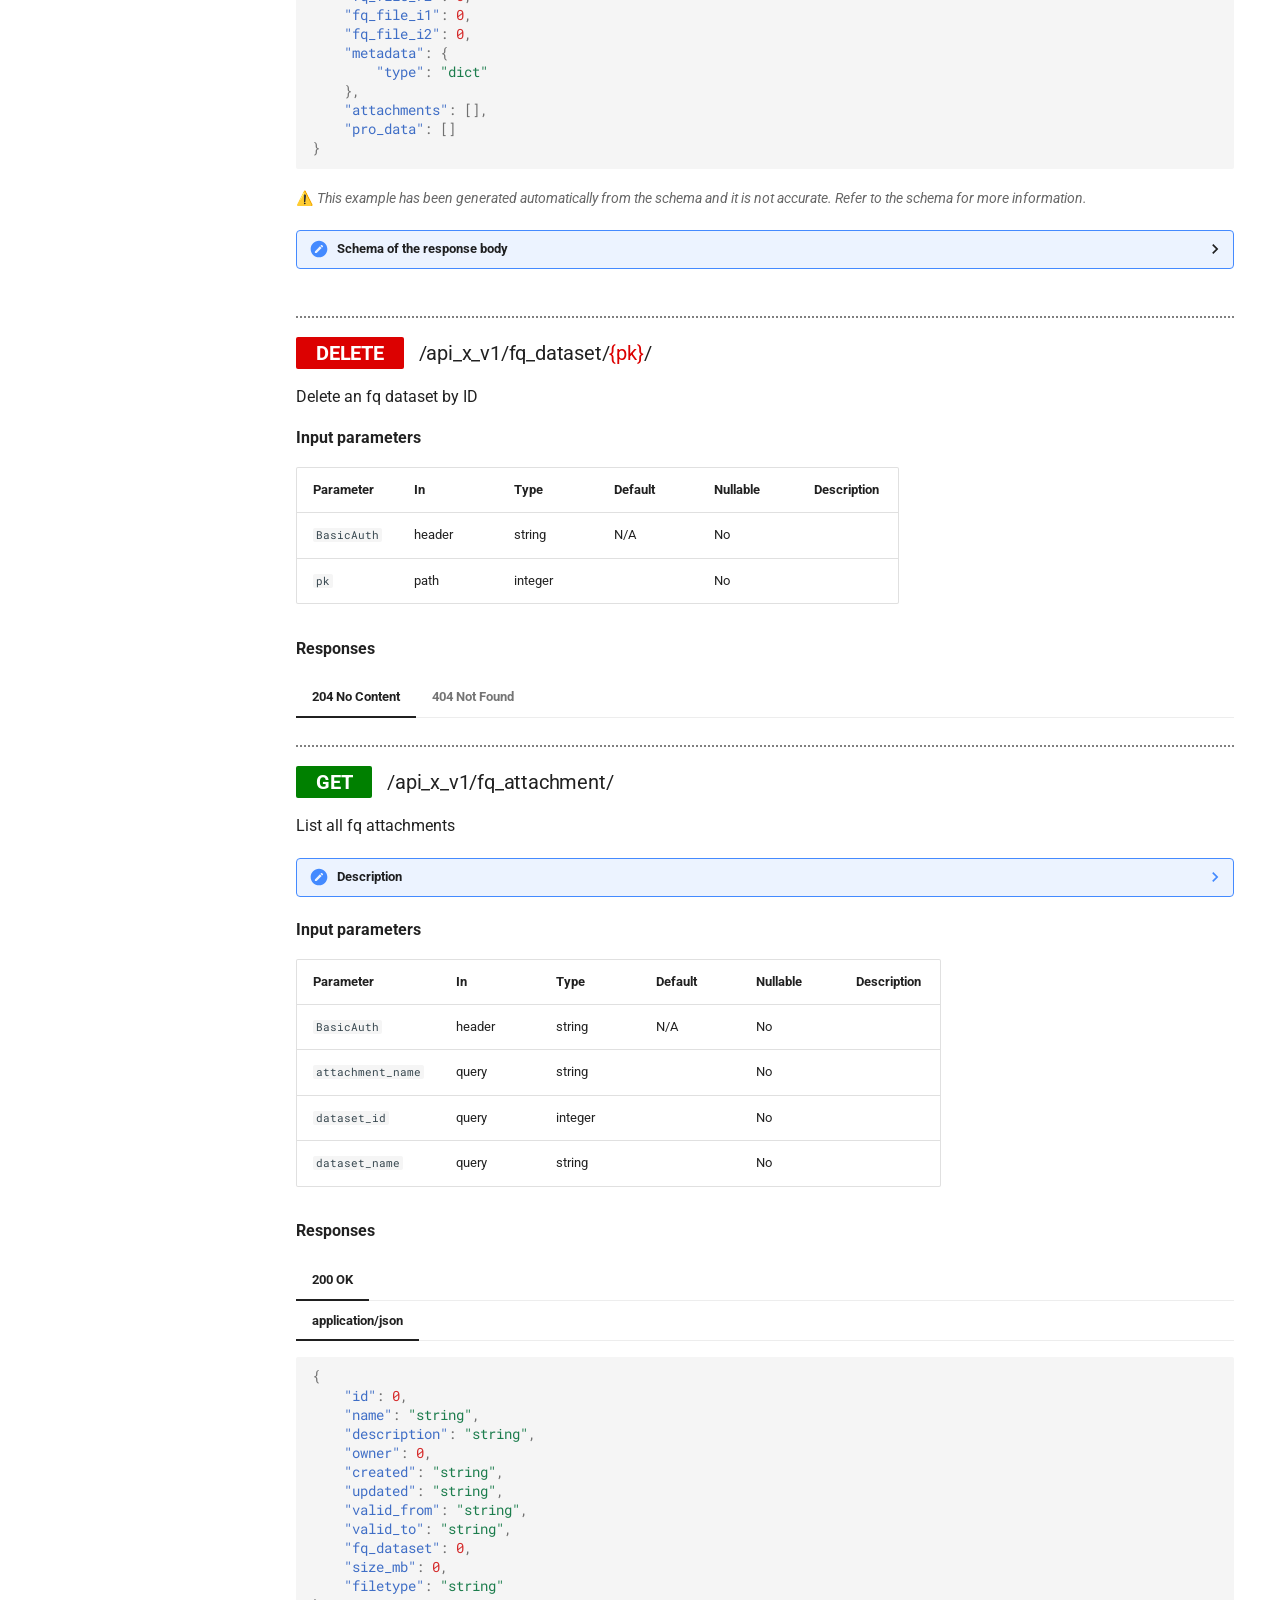
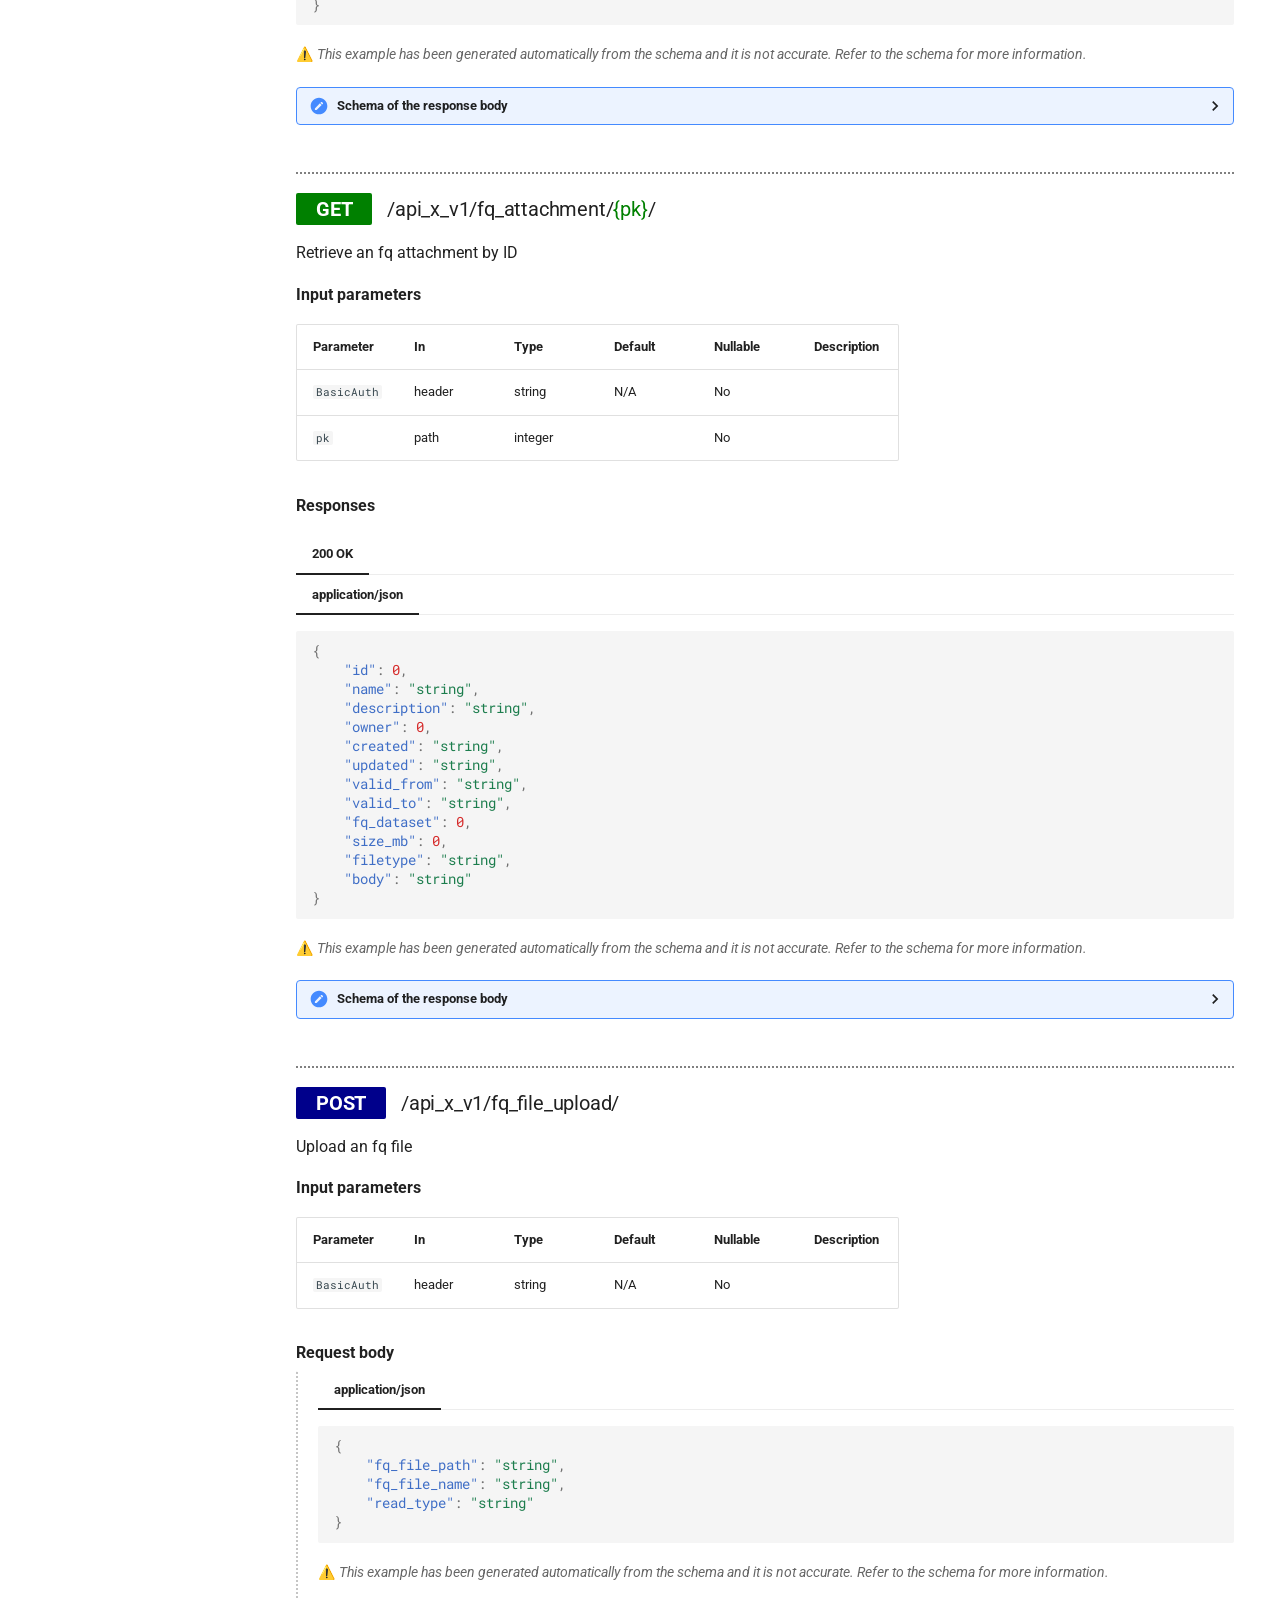
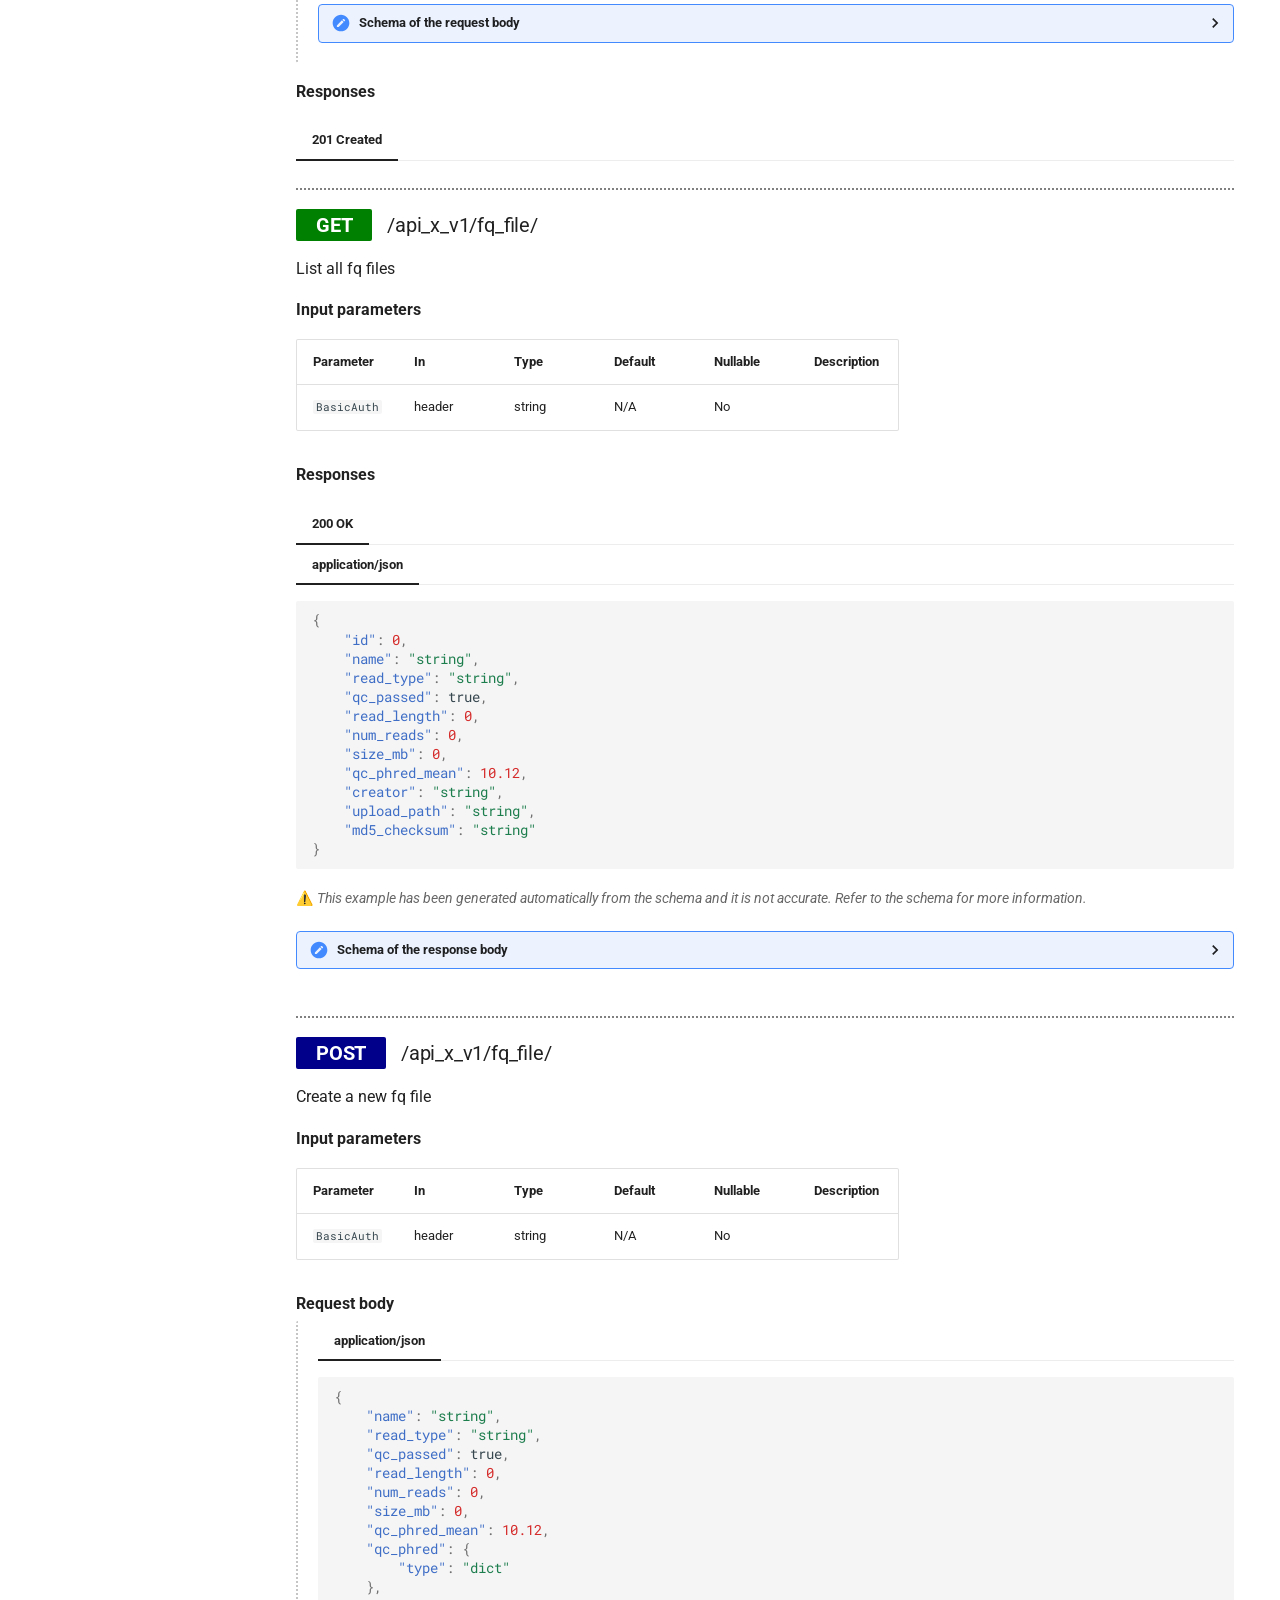
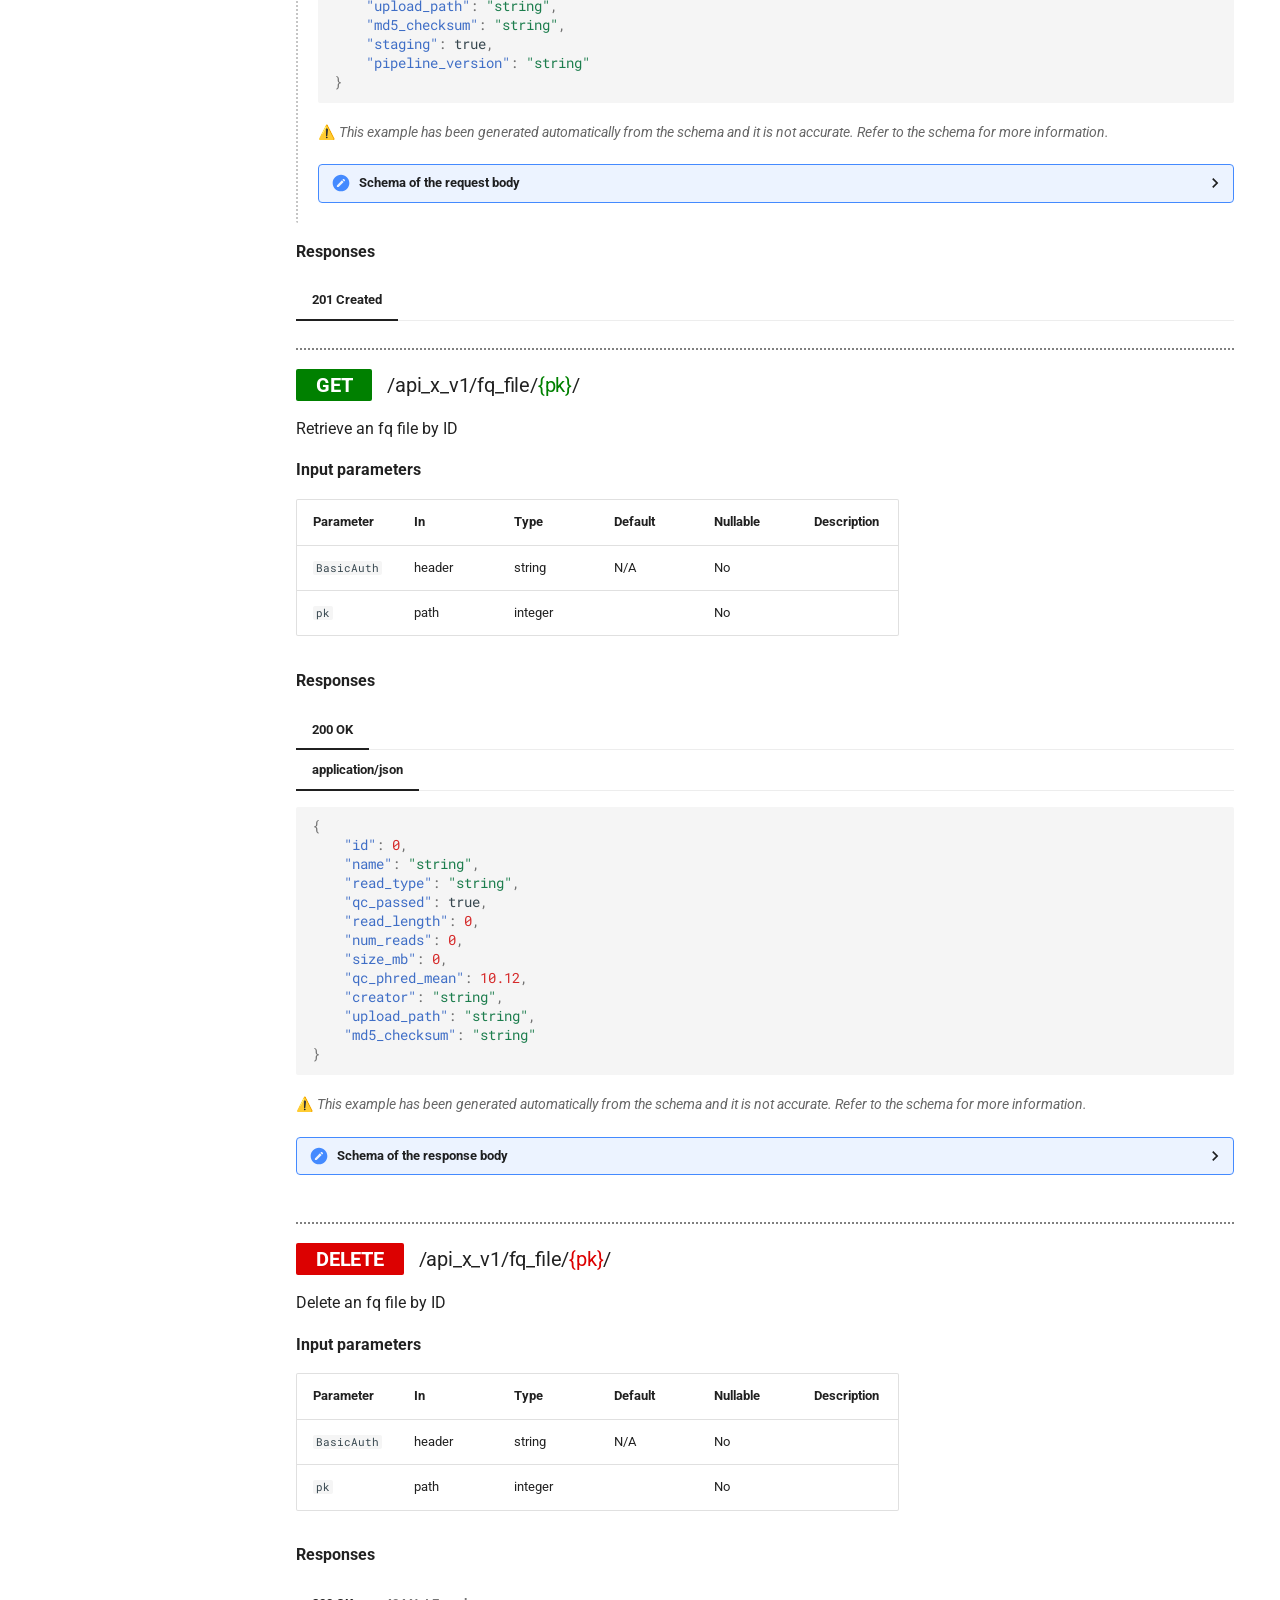
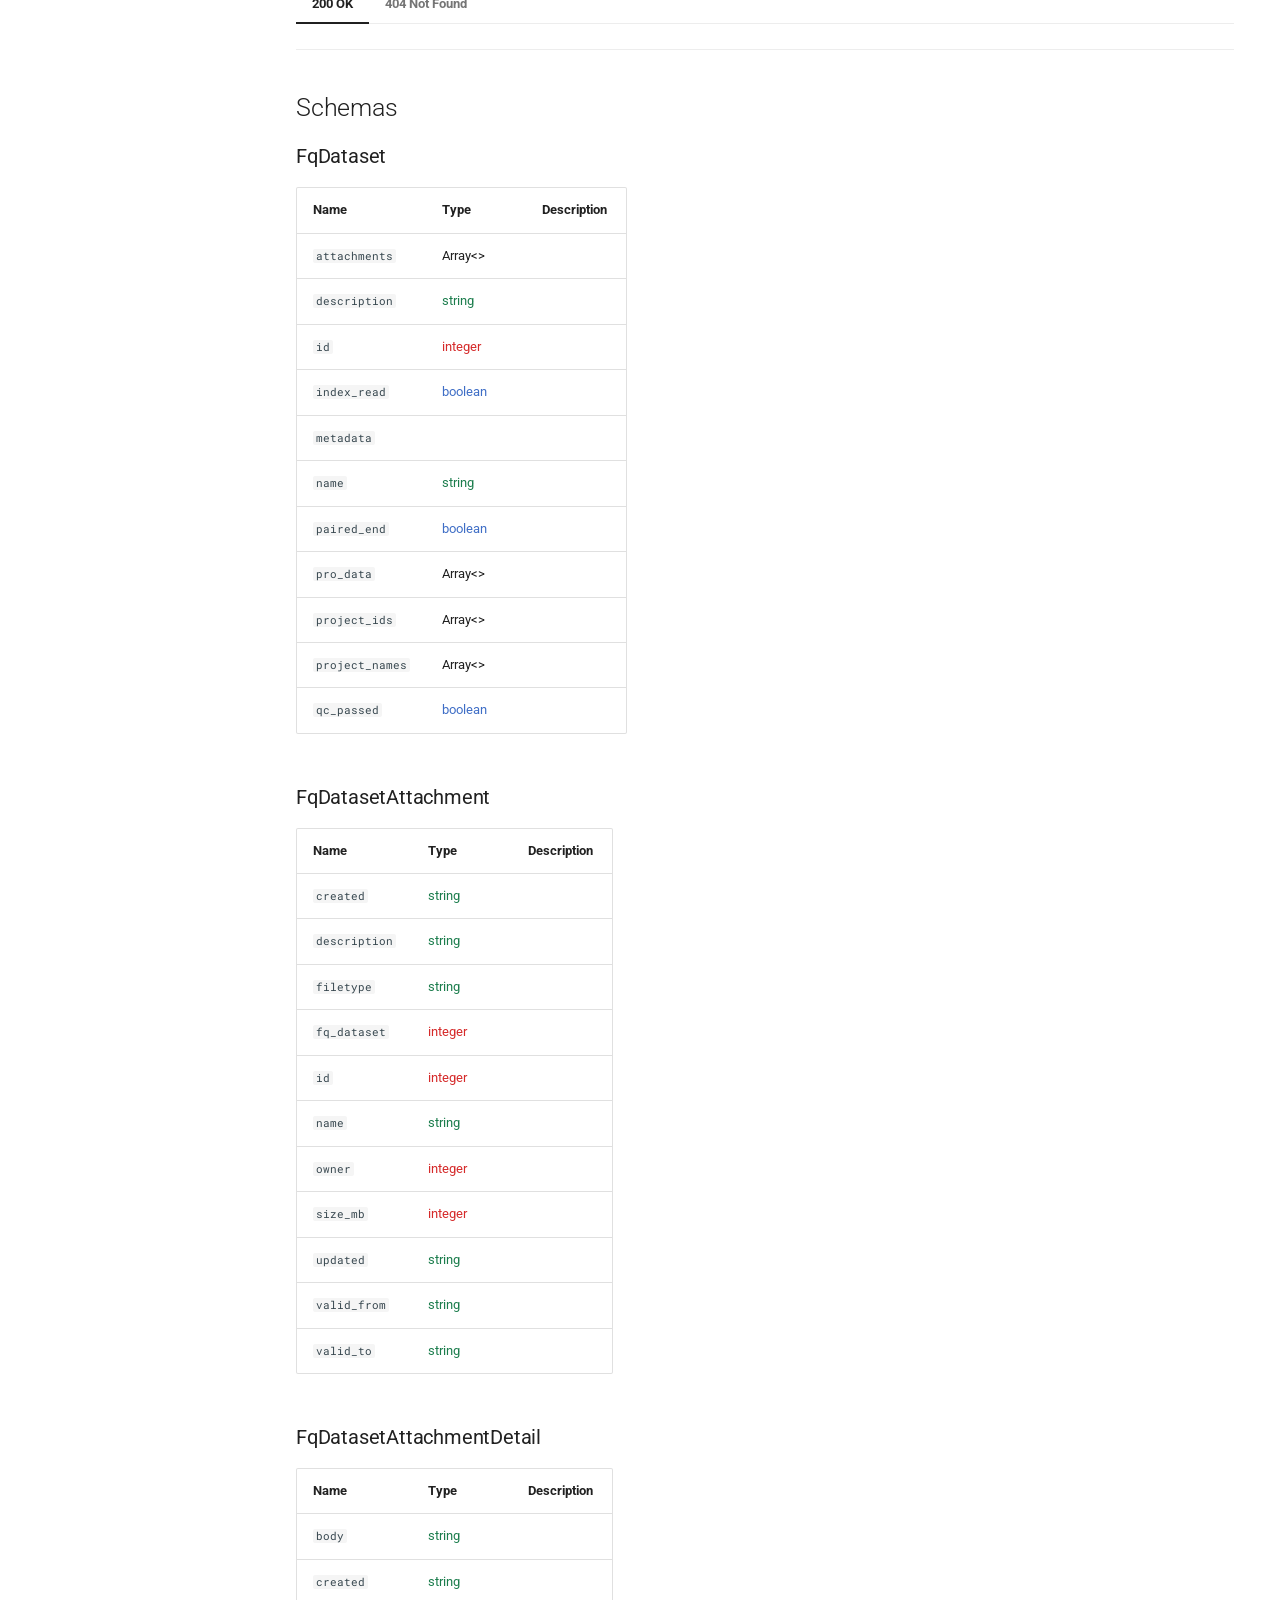
<file: rest_api/index.html>
<!doctype html>
<html lang="en" class="no-js">
  <head>
    
      <meta charset="utf-8">
      <meta name="viewport" content="width=device-width,initial-scale=1">
      
      
      
      
        <link rel="prev" href="../CHANGELOG/">
      
      
      
        
      
      
      <link rel="icon" href="../img/favicon.ico">
      <meta name="generator" content="mkdocs-1.6.1, mkdocs-material-9.7.5">
    
    
      
        <title>API Reference - ReadStore Basic Docs</title>
      
    
    
      <link rel="stylesheet" href="../assets/stylesheets/main.484c7ddc.min.css">
      
      


    
    
      
    
    
      
        
        
        <link rel="preconnect" href="https://fonts.gstatic.com" crossorigin>
        <link rel="stylesheet" href="https://fonts.googleapis.com/css?family=Roboto:300,300i,400,400i,700,700i%7CRoboto+Mono:400,400i,700,700i&display=fallback">
        <style>:root{--md-text-font:"Roboto";--md-code-font:"Roboto Mono"}</style>
      
    
    
      <link rel="stylesheet" href="../assets/_mkdocstrings.css">
    
      <link rel="stylesheet" href="../stylesheets/extra.css">
    
      <link rel="stylesheet" href="../stylesheets/mkdocsoad.css">
    
    <script>__md_scope=new URL("..",location),__md_hash=e=>[...e].reduce(((e,_)=>(e<<5)-e+_.charCodeAt(0)),0),__md_get=(e,_=localStorage,t=__md_scope)=>JSON.parse(_.getItem(t.pathname+"."+e)),__md_set=(e,_,t=localStorage,a=__md_scope)=>{try{t.setItem(a.pathname+"."+e,JSON.stringify(_))}catch(e){}}</script>
    
      
  


  
  

<script id="__analytics">function __md_analytics(){function e(){dataLayer.push(arguments)}window.dataLayer=window.dataLayer||[],e("js",new Date),e("config","G-WBV6W4SKKT"),document.addEventListener("DOMContentLoaded",(function(){document.forms.search&&document.forms.search.query.addEventListener("blur",(function(){this.value&&e("event","search",{search_term:this.value})}));document$.subscribe((function(){var t=document.forms.feedback;if(void 0!==t)for(var a of t.querySelectorAll("[type=submit]"))a.addEventListener("click",(function(a){a.preventDefault();var n=document.location.pathname,d=this.getAttribute("data-md-value");e("event","feedback",{page:n,data:d}),t.firstElementChild.disabled=!0;var r=t.querySelector(".md-feedback__note [data-md-value='"+d+"']");r&&(r.hidden=!1)})),t.hidden=!1})),location$.subscribe((function(t){e("config","G-WBV6W4SKKT",{page_path:t.pathname})}))}));var t=document.createElement("script");t.async=!0,t.src="https://www.googletagmanager.com/gtag/js?id=G-WBV6W4SKKT",document.getElementById("__analytics").insertAdjacentElement("afterEnd",t)}</script>
  
    <script>"undefined"!=typeof __md_analytics&&__md_analytics()</script>
  

    
    
  </head>
  
  
    <body dir="ltr">
  
    
    <input class="md-toggle" data-md-toggle="drawer" type="checkbox" id="__drawer" autocomplete="off">
    <input class="md-toggle" data-md-toggle="search" type="checkbox" id="__search" autocomplete="off">
    <label class="md-overlay" for="__drawer"></label>
    <div data-md-component="skip">
      
        
        <a href="#readstore-basic-external-rest-api-100" class="md-skip">
          Skip to content
        </a>
      
    </div>
    <div data-md-component="announce">
      
    </div>
    
    
      

  

<header class="md-header md-header--shadow md-header--lifted" data-md-component="header">
  <nav class="md-header__inner md-grid" aria-label="Header">
    <a href="https://evo-byte.com/readstore" title="ReadStore Basic Docs" class="md-header__button md-logo" aria-label="ReadStore Basic Docs" data-md-component="logo">
      
  <img src="../assets/BannerLarge.png" alt="logo">

    </a>
    <label class="md-header__button md-icon" for="__drawer">
      
      <svg xmlns="http://www.w3.org/2000/svg" viewBox="0 0 24 24"><path d="M3 6h18v2H3zm0 5h18v2H3zm0 5h18v2H3z"/></svg>
    </label>
    <div class="md-header__title" data-md-component="header-title">
      <div class="md-header__ellipsis">
        <div class="md-header__topic">
          <span class="md-ellipsis">
            ReadStore Basic Docs
          </span>
        </div>
        <div class="md-header__topic" data-md-component="header-topic">
          <span class="md-ellipsis">
            
              API Reference
            
          </span>
        </div>
      </div>
    </div>
    
    
      <script>var palette=__md_get("__palette");if(palette&&palette.color){if("(prefers-color-scheme)"===palette.color.media){var media=matchMedia("(prefers-color-scheme: light)"),input=document.querySelector(media.matches?"[data-md-color-media='(prefers-color-scheme: light)']":"[data-md-color-media='(prefers-color-scheme: dark)']");palette.color.media=input.getAttribute("data-md-color-media"),palette.color.scheme=input.getAttribute("data-md-color-scheme"),palette.color.primary=input.getAttribute("data-md-color-primary"),palette.color.accent=input.getAttribute("data-md-color-accent")}for(var[key,value]of Object.entries(palette.color))document.body.setAttribute("data-md-color-"+key,value)}</script>
    
    
    
      
      
        <label class="md-header__button md-icon" for="__search">
          
          <svg xmlns="http://www.w3.org/2000/svg" viewBox="0 0 24 24"><path d="M9.5 3A6.5 6.5 0 0 1 16 9.5c0 1.61-.59 3.09-1.56 4.23l.27.27h.79l5 5-1.5 1.5-5-5v-.79l-.27-.27A6.52 6.52 0 0 1 9.5 16 6.5 6.5 0 0 1 3 9.5 6.5 6.5 0 0 1 9.5 3m0 2C7 5 5 7 5 9.5S7 14 9.5 14 14 12 14 9.5 12 5 9.5 5"/></svg>
        </label>
        <div class="md-search" data-md-component="search" role="dialog">
  <label class="md-search__overlay" for="__search"></label>
  <div class="md-search__inner" role="search">
    <form class="md-search__form" name="search">
      <input type="text" class="md-search__input" name="query" aria-label="Search" placeholder="Search" autocapitalize="off" autocorrect="off" autocomplete="off" spellcheck="false" data-md-component="search-query" required>
      <label class="md-search__icon md-icon" for="__search">
        
        <svg xmlns="http://www.w3.org/2000/svg" viewBox="0 0 24 24"><path d="M9.5 3A6.5 6.5 0 0 1 16 9.5c0 1.61-.59 3.09-1.56 4.23l.27.27h.79l5 5-1.5 1.5-5-5v-.79l-.27-.27A6.52 6.52 0 0 1 9.5 16 6.5 6.5 0 0 1 3 9.5 6.5 6.5 0 0 1 9.5 3m0 2C7 5 5 7 5 9.5S7 14 9.5 14 14 12 14 9.5 12 5 9.5 5"/></svg>
        
        <svg xmlns="http://www.w3.org/2000/svg" viewBox="0 0 24 24"><path d="M20 11v2H8l5.5 5.5-1.42 1.42L4.16 12l7.92-7.92L13.5 5.5 8 11z"/></svg>
      </label>
      <nav class="md-search__options" aria-label="Search">
        
        <button type="reset" class="md-search__icon md-icon" title="Clear" aria-label="Clear" tabindex="-1">
          
          <svg xmlns="http://www.w3.org/2000/svg" viewBox="0 0 24 24"><path d="M19 6.41 17.59 5 12 10.59 6.41 5 5 6.41 10.59 12 5 17.59 6.41 19 12 13.41 17.59 19 19 17.59 13.41 12z"/></svg>
        </button>
      </nav>
      
        <div class="md-search__suggest" data-md-component="search-suggest"></div>
      
    </form>
    <div class="md-search__output">
      <div class="md-search__scrollwrap" tabindex="0" data-md-scrollfix>
        <div class="md-search-result" data-md-component="search-result">
          <div class="md-search-result__meta">
            Initializing search
          </div>
          <ol class="md-search-result__list" role="presentation"></ol>
        </div>
      </div>
    </div>
  </div>
</div>
      
    
    
  </nav>
  
    
      
<nav class="md-tabs" aria-label="Tabs" data-md-component="tabs">
  <div class="md-grid">
    <ul class="md-tabs__list">
      
        
  
  
  
  
    <li class="md-tabs__item">
      <a href=".." class="md-tabs__link">
        
  
  
    
  
  Home

      </a>
    </li>
  

      
        
  
  
  
  
    <li class="md-tabs__item">
      <a href="../installation/" class="md-tabs__link">
        
  
  
    
  
  Installation

      </a>
    </li>
  

      
        
  
  
  
  
    <li class="md-tabs__item">
      <a href="../readme/" class="md-tabs__link">
        
  
  
    
  
  Readme

      </a>
    </li>
  

      
        
  
  
  
  
    <li class="md-tabs__item">
      <a href="../CHANGELOG/" class="md-tabs__link">
        
  
  
    
  
  Changelog

      </a>
    </li>
  

      
        
  
  
  
    
  
  
    <li class="md-tabs__item md-tabs__item--active">
      <a href="./" class="md-tabs__link">
        
  
  
    
  
  API Reference

      </a>
    </li>
  

      
    </ul>
  </div>
</nav>
    
  
</header>
    
    <div class="md-container" data-md-component="container">
      
      
        
      
      <main class="md-main" data-md-component="main">
        <div class="md-main__inner md-grid">
          
            
              
              <div class="md-sidebar md-sidebar--primary" data-md-component="sidebar" data-md-type="navigation" >
                <div class="md-sidebar__scrollwrap">
                  <div class="md-sidebar__inner">
                    


  


  

<nav class="md-nav md-nav--primary md-nav--lifted md-nav--integrated" aria-label="Navigation" data-md-level="0">
  <label class="md-nav__title" for="__drawer">
    <a href="https://evo-byte.com/readstore" title="ReadStore Basic Docs" class="md-nav__button md-logo" aria-label="ReadStore Basic Docs" data-md-component="logo">
      
  <img src="../assets/BannerLarge.png" alt="logo">

    </a>
    ReadStore Basic Docs
  </label>
  
  <ul class="md-nav__list" data-md-scrollfix>
    
      
      
  
  
  
  
    <li class="md-nav__item">
      <a href=".." class="md-nav__link">
        
  
  
  <span class="md-ellipsis">
    
  
    Home
  

    
  </span>
  
  

      </a>
    </li>
  

    
      
      
  
  
  
  
    <li class="md-nav__item">
      <a href="../installation/" class="md-nav__link">
        
  
  
  <span class="md-ellipsis">
    
  
    Installation
  

    
  </span>
  
  

      </a>
    </li>
  

    
      
      
  
  
  
  
    <li class="md-nav__item">
      <a href="../readme/" class="md-nav__link">
        
  
  
  <span class="md-ellipsis">
    
  
    Readme
  

    
  </span>
  
  

      </a>
    </li>
  

    
      
      
  
  
  
  
    <li class="md-nav__item">
      <a href="../CHANGELOG/" class="md-nav__link">
        
  
  
  <span class="md-ellipsis">
    
  
    Changelog
  

    
  </span>
  
  

      </a>
    </li>
  

    
      
      
  
  
    
  
  
  
    <li class="md-nav__item md-nav__item--active">
      
      <input class="md-nav__toggle md-toggle" type="checkbox" id="__toc">
      
      
        
      
      
        <label class="md-nav__link md-nav__link--active" for="__toc">
          
  
  
  <span class="md-ellipsis">
    
  
    API Reference
  

    
  </span>
  
  

          <span class="md-nav__icon md-icon"></span>
        </label>
      
      <a href="./" class="md-nav__link md-nav__link--active">
        
  
  
  <span class="md-ellipsis">
    
  
    API Reference
  

    
  </span>
  
  

      </a>
      
        

<nav class="md-nav md-nav--secondary" aria-label="Table of contents">
  
  
  
    
  
  
    <label class="md-nav__title" for="__toc">
      <span class="md-nav__icon md-icon"></span>
      Table of contents
    </label>
    <ul class="md-nav__list" data-md-component="toc" data-md-scrollfix>
      
        <li class="md-nav__item">
  <a href="#servers" class="md-nav__link">
    <span class="md-ellipsis">
      
        Servers
      
    </span>
  </a>
  
</li>
      
        <li class="md-nav__item">
  <a href="#endpoints" class="md-nav__link">
    <span class="md-ellipsis">
      
        Endpoints
      
    </span>
  </a>
  
    <nav class="md-nav" aria-label="Endpoints">
      <ul class="md-nav__list">
        
          <li class="md-nav__item">
  <a href="#post-api_x_v1auth_token" class="md-nav__link">
    <span class="md-ellipsis">
      
        POST /api_x_v1/auth_token/
      
    </span>
  </a>
  
</li>
        
          <li class="md-nav__item">
  <a href="#get-api_x_v1project" class="md-nav__link">
    <span class="md-ellipsis">
      
        GET /api_x_v1/project/
      
    </span>
  </a>
  
</li>
        
          <li class="md-nav__item">
  <a href="#post-api_x_v1project" class="md-nav__link">
    <span class="md-ellipsis">
      
        POST /api_x_v1/project/
      
    </span>
  </a>
  
</li>
        
          <li class="md-nav__item">
  <a href="#get-api_x_v1projectpk" class="md-nav__link">
    <span class="md-ellipsis">
      
        GET /api_x_v1/project/{pk}/
      
    </span>
  </a>
  
</li>
        
          <li class="md-nav__item">
  <a href="#delete-api_x_v1projectpk" class="md-nav__link">
    <span class="md-ellipsis">
      
        DELETE /api_x_v1/project/{pk}/
      
    </span>
  </a>
  
</li>
        
          <li class="md-nav__item">
  <a href="#get-api_x_v1project_attachment" class="md-nav__link">
    <span class="md-ellipsis">
      
        GET /api_x_v1/project_attachment/
      
    </span>
  </a>
  
</li>
        
          <li class="md-nav__item">
  <a href="#get-api_x_v1project_attachmentpk" class="md-nav__link">
    <span class="md-ellipsis">
      
        GET /api_x_v1/project_attachment/{pk}/
      
    </span>
  </a>
  
</li>
        
          <li class="md-nav__item">
  <a href="#get-api_x_v1fq_dataset" class="md-nav__link">
    <span class="md-ellipsis">
      
        GET /api_x_v1/fq_dataset/
      
    </span>
  </a>
  
</li>
        
          <li class="md-nav__item">
  <a href="#post-api_x_v1fq_dataset" class="md-nav__link">
    <span class="md-ellipsis">
      
        POST /api_x_v1/fq_dataset/
      
    </span>
  </a>
  
</li>
        
          <li class="md-nav__item">
  <a href="#get-api_x_v1fq_datasetpk" class="md-nav__link">
    <span class="md-ellipsis">
      
        GET /api_x_v1/fq_dataset/{pk}/
      
    </span>
  </a>
  
</li>
        
          <li class="md-nav__item">
  <a href="#delete-api_x_v1fq_datasetpk" class="md-nav__link">
    <span class="md-ellipsis">
      
        DELETE /api_x_v1/fq_dataset/{pk}/
      
    </span>
  </a>
  
</li>
        
          <li class="md-nav__item">
  <a href="#get-api_x_v1fq_attachment" class="md-nav__link">
    <span class="md-ellipsis">
      
        GET /api_x_v1/fq_attachment/
      
    </span>
  </a>
  
</li>
        
          <li class="md-nav__item">
  <a href="#get-api_x_v1fq_attachmentpk" class="md-nav__link">
    <span class="md-ellipsis">
      
        GET /api_x_v1/fq_attachment/{pk}/
      
    </span>
  </a>
  
</li>
        
          <li class="md-nav__item">
  <a href="#post-api_x_v1fq_file_upload" class="md-nav__link">
    <span class="md-ellipsis">
      
        POST /api_x_v1/fq_file_upload/
      
    </span>
  </a>
  
</li>
        
          <li class="md-nav__item">
  <a href="#get-api_x_v1fq_file" class="md-nav__link">
    <span class="md-ellipsis">
      
        GET /api_x_v1/fq_file/
      
    </span>
  </a>
  
</li>
        
          <li class="md-nav__item">
  <a href="#post-api_x_v1fq_file" class="md-nav__link">
    <span class="md-ellipsis">
      
        POST /api_x_v1/fq_file/
      
    </span>
  </a>
  
</li>
        
          <li class="md-nav__item">
  <a href="#get-api_x_v1fq_filepk" class="md-nav__link">
    <span class="md-ellipsis">
      
        GET /api_x_v1/fq_file/{pk}/
      
    </span>
  </a>
  
</li>
        
          <li class="md-nav__item">
  <a href="#delete-api_x_v1fq_filepk" class="md-nav__link">
    <span class="md-ellipsis">
      
        DELETE /api_x_v1/fq_file/{pk}/
      
    </span>
  </a>
  
</li>
        
      </ul>
    </nav>
  
</li>
      
        <li class="md-nav__item">
  <a href="#schemas" class="md-nav__link">
    <span class="md-ellipsis">
      
        Schemas
      
    </span>
  </a>
  
    <nav class="md-nav" aria-label="Schemas">
      <ul class="md-nav__list">
        
          <li class="md-nav__item">
  <a href="#fqdataset" class="md-nav__link">
    <span class="md-ellipsis">
      
        FqDataset
      
    </span>
  </a>
  
</li>
        
          <li class="md-nav__item">
  <a href="#fqdatasetattachment" class="md-nav__link">
    <span class="md-ellipsis">
      
        FqDatasetAttachment
      
    </span>
  </a>
  
</li>
        
          <li class="md-nav__item">
  <a href="#fqdatasetattachmentdetail" class="md-nav__link">
    <span class="md-ellipsis">
      
        FqDatasetAttachmentDetail
      
    </span>
  </a>
  
</li>
        
          <li class="md-nav__item">
  <a href="#fqdatasetdetail" class="md-nav__link">
    <span class="md-ellipsis">
      
        FqDatasetDetail
      
    </span>
  </a>
  
</li>
        
          <li class="md-nav__item">
  <a href="#fqdatasetpost" class="md-nav__link">
    <span class="md-ellipsis">
      
        FqDatasetPost
      
    </span>
  </a>
  
</li>
        
          <li class="md-nav__item">
  <a href="#fqfile" class="md-nav__link">
    <span class="md-ellipsis">
      
        FqFile
      
    </span>
  </a>
  
</li>
        
          <li class="md-nav__item">
  <a href="#fqfilepost" class="md-nav__link">
    <span class="md-ellipsis">
      
        FqFilePost
      
    </span>
  </a>
  
</li>
        
          <li class="md-nav__item">
  <a href="#fqfileupload" class="md-nav__link">
    <span class="md-ellipsis">
      
        FqFileUpload
      
    </span>
  </a>
  
</li>
        
          <li class="md-nav__item">
  <a href="#projectarray" class="md-nav__link">
    <span class="md-ellipsis">
      
        ProjectArray
      
    </span>
  </a>
  
</li>
        
          <li class="md-nav__item">
  <a href="#projectattachmentarray" class="md-nav__link">
    <span class="md-ellipsis">
      
        ProjectAttachmentArray
      
    </span>
  </a>
  
</li>
        
          <li class="md-nav__item">
  <a href="#projectattachmentobject" class="md-nav__link">
    <span class="md-ellipsis">
      
        ProjectAttachmentObject
      
    </span>
  </a>
  
</li>
        
          <li class="md-nav__item">
  <a href="#projectpost" class="md-nav__link">
    <span class="md-ellipsis">
      
        ProjectPost
      
    </span>
  </a>
  
</li>
        
      </ul>
    </nav>
  
</li>
      
    </ul>
  
</nav>
      
    </li>
  

    
  </ul>
</nav>
                  </div>
                </div>
              </div>
            
            
          
          
            <div class="md-content" data-md-component="content">
              
              <article class="md-content__inner md-typeset">
                
                  



<!--
This Markdown has been generated by essentials-openapi
https://github.com/Neoteroi/essentials-openapi

Most likely, it is not desirable to edit this file by hand!
-->

<h1 id="readstore-basic-external-rest-api-100">ReadStore Basic External REST API <span class="api-version">1.0.0</span></h1>
<p>OpenAPI 3.1.0 specification for the ReadStore Basic external REST API. This API can be access from program code to automate generation, update and retrieval of elements in ReadStore</p>
<hr />
<h2 id="servers">Servers</h2>
<table>
    <thead>
        <tr>
            <th>Description</th>
            <th>URL</th>
        </tr>
    </thead>
    <tbody>
        <tr>
            <td>External REST API for Local ReadStore server. Port can vary by deployment.</td>
            <td>
                <a href="https://127.0.0.1:8000/api_x_v1/" target="_blank" rel="noopener noreferrer">https://127.0.0.1:8000/api_x_v1/</a>
            </td>
        </tr>
    </tbody>
</table>

<h2 id="endpoints"><span class="api-tag">Endpoints</span></h2>
<hr class="operation-separator" />

<h3 id="post-api_x_v1auth_token"><span class="http-post">POST</span> /api_x_v1/auth_token/</h3>
<p>Endpoint to validate user credentials through HTTP Basic Authentication.</p>
<p><strong>Input parameters</strong></p>
<table>
    <thead>
        <tr>
            <th>Parameter</th>
            <th>In</th>
            <th>Type</th>
            <th>Default</th>
            <th>Nullable</th>
            <th>Description</th>
        </tr>
    </thead>
    <tbody>
        <tr>
            <td class="parameter-name"><code>BasicAuth</code></td>
            <td>header</td>
            <td>string</td>
            <td>N/A</td>
            <td>No</td>
            <td></td>
        </tr>
    </tbody>
</table>
<p class="responses-title"><strong>Responses</strong></p>

<div class="tabbed-set tabbed-alternate" data-tabs="1:2"><input checked="checked" id="__tabbed_1_1" name="__tabbed_1" type="radio" /><input id="__tabbed_1_2" name="__tabbed_1" type="radio" /><div class="tabbed-labels"><label for="__tabbed_1_1">200 OK</label><label for="__tabbed_1_2">401 Unauthorized</label></div>
<div class="tabbed-content">
<div class="tabbed-block"></div>
<div class="tabbed-block"></div>
</div>
</div>
<hr class="operation-separator" />

<h3 id="get-api_x_v1project"><span class="http-get">GET</span> /api_x_v1/project/</h3>
<p>List all projects</p>
<p><strong>Input parameters</strong></p>
<table>
    <thead>
        <tr>
            <th>Parameter</th>
            <th>In</th>
            <th>Type</th>
            <th>Default</th>
            <th>Nullable</th>
            <th>Description</th>
        </tr>
    </thead>
    <tbody>
        <tr>
            <td class="parameter-name"><code>BasicAuth</code></td>
            <td>header</td>
            <td>string</td>
            <td>N/A</td>
            <td>No</td>
            <td></td>
        </tr>
        <tr>
            <td class="parameter-name"><code>project_id</code></td>
            <td>query</td>
            <td>integer</td>
            <td></td>
            <td>No</td>
            <td></td>
        </tr>
        <tr>
            <td class="parameter-name"><code>project_name</code></td>
            <td>query</td>
            <td>string</td>
            <td></td>
            <td>No</td>
            <td></td>
        </tr>
    </tbody>
</table>
<p class="responses-title"><strong>Responses</strong></p>

<div class="tabbed-set tabbed-alternate" data-tabs="2:1"><input checked="checked" id="__tabbed_2_1" name="__tabbed_2" type="radio" /><div class="tabbed-labels"><label for="__tabbed_2_1">200 OK</label></div>
<div class="tabbed-content">
<div class="tabbed-block">
<div class="tabbed-set tabbed-alternate" data-tabs="3:1"><input checked="checked" id="__tabbed_3_1" name="__tabbed_3" type="radio" /><div class="tabbed-labels"><label for="__tabbed_3_1">application/json</label></div>
<div class="tabbed-content">
<div class="tabbed-block">
<details class="hint">
<summary>Schema of the response body</summary>
<div class="highlight"><pre><span></span><code><span class="p">{</span>
<span class="w">    </span><span class="nt">&quot;type&quot;</span><span class="p">:</span><span class="w"> </span><span class="s2">&quot;array&quot;</span><span class="p">,</span>
<span class="w">    </span><span class="nt">&quot;properties&quot;</span><span class="p">:</span><span class="w"> </span><span class="p">{</span>
<span class="w">        </span><span class="nt">&quot;id&quot;</span><span class="p">:</span><span class="w"> </span><span class="p">{</span>
<span class="w">            </span><span class="nt">&quot;type&quot;</span><span class="p">:</span><span class="w"> </span><span class="s2">&quot;integer&quot;</span>
<span class="w">        </span><span class="p">},</span>
<span class="w">        </span><span class="nt">&quot;name&quot;</span><span class="p">:</span><span class="w"> </span><span class="p">{</span>
<span class="w">            </span><span class="nt">&quot;type&quot;</span><span class="p">:</span><span class="w"> </span><span class="s2">&quot;string&quot;</span>
<span class="w">        </span><span class="p">},</span>
<span class="w">        </span><span class="nt">&quot;description&quot;</span><span class="p">:</span><span class="w"> </span><span class="p">{</span>
<span class="w">            </span><span class="nt">&quot;type&quot;</span><span class="p">:</span><span class="w"> </span><span class="s2">&quot;string&quot;</span>
<span class="w">        </span><span class="p">},</span>
<span class="w">        </span><span class="nt">&quot;metadata&quot;</span><span class="p">:</span><span class="w"> </span><span class="p">{</span>
<span class="w">            </span><span class="nt">&quot;type&quot;</span><span class="p">:</span><span class="w"> </span><span class="s2">&quot;dict&quot;</span>
<span class="w">        </span><span class="p">},</span>
<span class="w">        </span><span class="nt">&quot;dataset_metadata_keys&quot;</span><span class="p">:</span><span class="w"> </span><span class="p">{</span>
<span class="w">            </span><span class="nt">&quot;type&quot;</span><span class="p">:</span><span class="w"> </span><span class="s2">&quot;dict&quot;</span>
<span class="w">        </span><span class="p">}</span>
<span class="w">    </span><span class="p">}</span>
<span class="p">}</span>
</code></pre></div>
</details>
</div>
</div>
</div>
</div>
</div>
</div>
<hr class="operation-separator" />

<h3 id="post-api_x_v1project"><span class="http-post">POST</span> /api_x_v1/project/</h3>
<p>Create a new project</p>
<p><strong>Input parameters</strong></p>
<table>
    <thead>
        <tr>
            <th>Parameter</th>
            <th>In</th>
            <th>Type</th>
            <th>Default</th>
            <th>Nullable</th>
            <th>Description</th>
        </tr>
    </thead>
    <tbody>
        <tr>
            <td class="parameter-name"><code>BasicAuth</code></td>
            <td>header</td>
            <td>string</td>
            <td>N/A</td>
            <td>No</td>
            <td></td>
        </tr>
    </tbody>
</table>
<p class="request-body-title"><strong>Request body</strong></p>

<div class="tabbed-set tabbed-alternate" data-tabs="4:1"><input checked="checked" id="__tabbed_4_1" name="__tabbed_4" type="radio" /><div class="tabbed-labels"><label for="__tabbed_4_1">application/json</label></div>
<div class="tabbed-content">
<div class="tabbed-block">
<p><div class="highlight"><pre><span></span><code><span class="p">{</span>
<span class="w">    </span><span class="nt">&quot;name&quot;</span><span class="p">:</span><span class="w"> </span><span class="s2">&quot;string&quot;</span><span class="p">,</span>
<span class="w">    </span><span class="nt">&quot;description&quot;</span><span class="p">:</span><span class="w"> </span><span class="s2">&quot;string&quot;</span><span class="p">,</span>
<span class="w">    </span><span class="nt">&quot;metadata&quot;</span><span class="p">:</span><span class="w"> </span><span class="p">{</span>
<span class="w">        </span><span class="nt">&quot;type&quot;</span><span class="p">:</span><span class="w"> </span><span class="s2">&quot;dict&quot;</span>
<span class="w">    </span><span class="p">},</span>
<span class="w">    </span><span class="nt">&quot;dataset_metadata_keys&quot;</span><span class="p">:</span><span class="w"> </span><span class="p">{</span>
<span class="w">        </span><span class="nt">&quot;type&quot;</span><span class="p">:</span><span class="w"> </span><span class="s2">&quot;dict&quot;</span>
<span class="w">    </span><span class="p">}</span>
<span class="p">}</span>
</code></pre></div>
<span class="small-note">⚠️</span>&nbsp;<em class="small-note warning">This example has been generated automatically from the schema and it is not accurate. Refer to the schema for more information.</em></p>
<details class="hint">
<summary>Schema of the request body</summary>
<div class="highlight"><pre><span></span><code><span class="p">{</span>
<span class="w">    </span><span class="nt">&quot;type&quot;</span><span class="p">:</span><span class="w"> </span><span class="s2">&quot;object&quot;</span><span class="p">,</span>
<span class="w">    </span><span class="nt">&quot;properties&quot;</span><span class="p">:</span><span class="w"> </span><span class="p">{</span>
<span class="w">        </span><span class="nt">&quot;name&quot;</span><span class="p">:</span><span class="w"> </span><span class="p">{</span>
<span class="w">            </span><span class="nt">&quot;type&quot;</span><span class="p">:</span><span class="w"> </span><span class="s2">&quot;string&quot;</span>
<span class="w">        </span><span class="p">},</span>
<span class="w">        </span><span class="nt">&quot;description&quot;</span><span class="p">:</span><span class="w"> </span><span class="p">{</span>
<span class="w">            </span><span class="nt">&quot;type&quot;</span><span class="p">:</span><span class="w"> </span><span class="s2">&quot;string&quot;</span>
<span class="w">        </span><span class="p">},</span>
<span class="w">        </span><span class="nt">&quot;metadata&quot;</span><span class="p">:</span><span class="w"> </span><span class="p">{</span>
<span class="w">            </span><span class="nt">&quot;type&quot;</span><span class="p">:</span><span class="w"> </span><span class="s2">&quot;dict&quot;</span>
<span class="w">        </span><span class="p">},</span>
<span class="w">        </span><span class="nt">&quot;dataset_metadata_keys&quot;</span><span class="p">:</span><span class="w"> </span><span class="p">{</span>
<span class="w">            </span><span class="nt">&quot;type&quot;</span><span class="p">:</span><span class="w"> </span><span class="s2">&quot;dict&quot;</span>
<span class="w">        </span><span class="p">}</span>
<span class="w">    </span><span class="p">}</span>
<span class="p">}</span>
</code></pre></div>
</details>
</div>
</div>
</div>
<p class="responses-title"><strong>Responses</strong></p>

<div class="tabbed-set tabbed-alternate" data-tabs="5:1"><input checked="checked" id="__tabbed_5_1" name="__tabbed_5" type="radio" /><div class="tabbed-labels"><label for="__tabbed_5_1">201 Created</label></div>
<div class="tabbed-content">
<div class="tabbed-block">
<div class="tabbed-set tabbed-alternate" data-tabs="6:1"><input checked="checked" id="__tabbed_6_1" name="__tabbed_6" type="radio" /><div class="tabbed-labels"><label for="__tabbed_6_1">application/json</label></div>
<div class="tabbed-content">
<div class="tabbed-block">
<details class="hint">
<summary>Schema of the response body</summary>
<div class="highlight"><pre><span></span><code><span class="p">{</span>
<span class="w">    </span><span class="nt">&quot;type&quot;</span><span class="p">:</span><span class="w"> </span><span class="s2">&quot;array&quot;</span><span class="p">,</span>
<span class="w">    </span><span class="nt">&quot;properties&quot;</span><span class="p">:</span><span class="w"> </span><span class="p">{</span>
<span class="w">        </span><span class="nt">&quot;id&quot;</span><span class="p">:</span><span class="w"> </span><span class="p">{</span>
<span class="w">            </span><span class="nt">&quot;type&quot;</span><span class="p">:</span><span class="w"> </span><span class="s2">&quot;integer&quot;</span>
<span class="w">        </span><span class="p">},</span>
<span class="w">        </span><span class="nt">&quot;name&quot;</span><span class="p">:</span><span class="w"> </span><span class="p">{</span>
<span class="w">            </span><span class="nt">&quot;type&quot;</span><span class="p">:</span><span class="w"> </span><span class="s2">&quot;string&quot;</span>
<span class="w">        </span><span class="p">},</span>
<span class="w">        </span><span class="nt">&quot;description&quot;</span><span class="p">:</span><span class="w"> </span><span class="p">{</span>
<span class="w">            </span><span class="nt">&quot;type&quot;</span><span class="p">:</span><span class="w"> </span><span class="s2">&quot;string&quot;</span>
<span class="w">        </span><span class="p">},</span>
<span class="w">        </span><span class="nt">&quot;metadata&quot;</span><span class="p">:</span><span class="w"> </span><span class="p">{</span>
<span class="w">            </span><span class="nt">&quot;type&quot;</span><span class="p">:</span><span class="w"> </span><span class="s2">&quot;dict&quot;</span>
<span class="w">        </span><span class="p">},</span>
<span class="w">        </span><span class="nt">&quot;dataset_metadata_keys&quot;</span><span class="p">:</span><span class="w"> </span><span class="p">{</span>
<span class="w">            </span><span class="nt">&quot;type&quot;</span><span class="p">:</span><span class="w"> </span><span class="s2">&quot;dict&quot;</span>
<span class="w">        </span><span class="p">}</span>
<span class="w">    </span><span class="p">}</span>
<span class="p">}</span>
</code></pre></div>
</details>
</div>
</div>
</div>
</div>
</div>
</div>
<hr class="operation-separator" />

<h3 id="get-api_x_v1projectpk"><span class="http-get">GET</span> /api_x_v1/project/<span class="route-param">{pk}</span>/</h3>
<p>Retrieve a project by ID</p>
<p><strong>Input parameters</strong></p>
<table>
    <thead>
        <tr>
            <th>Parameter</th>
            <th>In</th>
            <th>Type</th>
            <th>Default</th>
            <th>Nullable</th>
            <th>Description</th>
        </tr>
    </thead>
    <tbody>
        <tr>
            <td class="parameter-name"><code>BasicAuth</code></td>
            <td>header</td>
            <td>string</td>
            <td>N/A</td>
            <td>No</td>
            <td></td>
        </tr>
        <tr>
            <td class="parameter-name"><code>pk</code></td>
            <td>path</td>
            <td>integer</td>
            <td></td>
            <td>No</td>
            <td></td>
        </tr>
    </tbody>
</table>
<p class="responses-title"><strong>Responses</strong></p>

<div class="tabbed-set tabbed-alternate" data-tabs="7:2"><input checked="checked" id="__tabbed_7_1" name="__tabbed_7" type="radio" /><input id="__tabbed_7_2" name="__tabbed_7" type="radio" /><div class="tabbed-labels"><label for="__tabbed_7_1">200 OK</label><label for="__tabbed_7_2">404 Not Found</label></div>
<div class="tabbed-content">
<div class="tabbed-block">
<div class="tabbed-set tabbed-alternate" data-tabs="8:1"><input checked="checked" id="__tabbed_8_1" name="__tabbed_8" type="radio" /><div class="tabbed-labels"><label for="__tabbed_8_1">application/json</label></div>
<div class="tabbed-content">
<div class="tabbed-block">
<details class="hint">
<summary>Schema of the response body</summary>
<div class="highlight"><pre><span></span><code><span class="p">{</span>
<span class="w">    </span><span class="nt">&quot;type&quot;</span><span class="p">:</span><span class="w"> </span><span class="s2">&quot;array&quot;</span><span class="p">,</span>
<span class="w">    </span><span class="nt">&quot;properties&quot;</span><span class="p">:</span><span class="w"> </span><span class="p">{</span>
<span class="w">        </span><span class="nt">&quot;id&quot;</span><span class="p">:</span><span class="w"> </span><span class="p">{</span>
<span class="w">            </span><span class="nt">&quot;type&quot;</span><span class="p">:</span><span class="w"> </span><span class="s2">&quot;integer&quot;</span>
<span class="w">        </span><span class="p">},</span>
<span class="w">        </span><span class="nt">&quot;name&quot;</span><span class="p">:</span><span class="w"> </span><span class="p">{</span>
<span class="w">            </span><span class="nt">&quot;type&quot;</span><span class="p">:</span><span class="w"> </span><span class="s2">&quot;string&quot;</span>
<span class="w">        </span><span class="p">},</span>
<span class="w">        </span><span class="nt">&quot;description&quot;</span><span class="p">:</span><span class="w"> </span><span class="p">{</span>
<span class="w">            </span><span class="nt">&quot;type&quot;</span><span class="p">:</span><span class="w"> </span><span class="s2">&quot;string&quot;</span>
<span class="w">        </span><span class="p">},</span>
<span class="w">        </span><span class="nt">&quot;metadata&quot;</span><span class="p">:</span><span class="w"> </span><span class="p">{</span>
<span class="w">            </span><span class="nt">&quot;type&quot;</span><span class="p">:</span><span class="w"> </span><span class="s2">&quot;dict&quot;</span>
<span class="w">        </span><span class="p">},</span>
<span class="w">        </span><span class="nt">&quot;dataset_metadata_keys&quot;</span><span class="p">:</span><span class="w"> </span><span class="p">{</span>
<span class="w">            </span><span class="nt">&quot;type&quot;</span><span class="p">:</span><span class="w"> </span><span class="s2">&quot;dict&quot;</span>
<span class="w">        </span><span class="p">}</span>
<span class="w">    </span><span class="p">}</span>
<span class="p">}</span>
</code></pre></div>
</details>
</div>
</div>
</div>
</div>
<div class="tabbed-block"></div>
</div>
</div>
<hr class="operation-separator" />

<h3 id="delete-api_x_v1projectpk"><span class="http-delete">DELETE</span> /api_x_v1/project/<span class="route-param">{pk}</span>/</h3>
<p>Delete a project by ID</p>
<p><strong>Input parameters</strong></p>
<table>
    <thead>
        <tr>
            <th>Parameter</th>
            <th>In</th>
            <th>Type</th>
            <th>Default</th>
            <th>Nullable</th>
            <th>Description</th>
        </tr>
    </thead>
    <tbody>
        <tr>
            <td class="parameter-name"><code>BasicAuth</code></td>
            <td>header</td>
            <td>string</td>
            <td>N/A</td>
            <td>No</td>
            <td></td>
        </tr>
        <tr>
            <td class="parameter-name"><code>pk</code></td>
            <td>path</td>
            <td>integer</td>
            <td></td>
            <td>No</td>
            <td></td>
        </tr>
    </tbody>
</table>
<p class="responses-title"><strong>Responses</strong></p>

<div class="tabbed-set tabbed-alternate" data-tabs="9:2"><input checked="checked" id="__tabbed_9_1" name="__tabbed_9" type="radio" /><input id="__tabbed_9_2" name="__tabbed_9" type="radio" /><div class="tabbed-labels"><label for="__tabbed_9_1">200 OK</label><label for="__tabbed_9_2">404 Not Found</label></div>
<div class="tabbed-content">
<div class="tabbed-block"></div>
<div class="tabbed-block"></div>
</div>
</div>
<hr class="operation-separator" />

<h3 id="get-api_x_v1project_attachment"><span class="http-get">GET</span> /api_x_v1/project_attachment/</h3>
<p>List of project attachments or project attachment object including "body" field</p>
<p><strong>Input parameters</strong></p>
<table>
    <thead>
        <tr>
            <th>Parameter</th>
            <th>In</th>
            <th>Type</th>
            <th>Default</th>
            <th>Nullable</th>
            <th>Description</th>
        </tr>
    </thead>
    <tbody>
        <tr>
            <td class="parameter-name"><code>BasicAuth</code></td>
            <td>header</td>
            <td>string</td>
            <td>N/A</td>
            <td>No</td>
            <td></td>
        </tr>
        <tr>
            <td class="parameter-name"><code>attachment_name</code></td>
            <td>query</td>
            <td>string</td>
            <td></td>
            <td>No</td>
            <td></td>
        </tr>
        <tr>
            <td class="parameter-name"><code>project_id</code></td>
            <td>query</td>
            <td>integer</td>
            <td></td>
            <td>No</td>
            <td></td>
        </tr>
        <tr>
            <td class="parameter-name"><code>project_name</code></td>
            <td>query</td>
            <td>string</td>
            <td></td>
            <td>No</td>
            <td></td>
        </tr>
    </tbody>
</table>
<p class="responses-title"><strong>Responses</strong></p>

<div class="tabbed-set tabbed-alternate" data-tabs="10:1"><input checked="checked" id="__tabbed_10_1" name="__tabbed_10" type="radio" /><div class="tabbed-labels"><label for="__tabbed_10_1">200 OK</label></div>
<div class="tabbed-content">
<div class="tabbed-block">
<div class="tabbed-set tabbed-alternate" data-tabs="11:1"><input checked="checked" id="__tabbed_11_1" name="__tabbed_11" type="radio" /><div class="tabbed-labels"><label for="__tabbed_11_1">application/json</label></div>
<div class="tabbed-content">
<div class="tabbed-block">
<p><div class="highlight"><pre><span></span><code><span class="p">{</span>
<span class="w">    </span><span class="nt">&quot;id&quot;</span><span class="p">:</span><span class="w"> </span><span class="mi">0</span><span class="p">,</span>
<span class="w">    </span><span class="nt">&quot;name&quot;</span><span class="p">:</span><span class="w"> </span><span class="s2">&quot;string&quot;</span><span class="p">,</span>
<span class="w">    </span><span class="nt">&quot;description&quot;</span><span class="p">:</span><span class="w"> </span><span class="s2">&quot;string&quot;</span><span class="p">,</span>
<span class="w">    </span><span class="nt">&quot;owner&quot;</span><span class="p">:</span><span class="w"> </span><span class="mi">0</span><span class="p">,</span>
<span class="w">    </span><span class="nt">&quot;created&quot;</span><span class="p">:</span><span class="w"> </span><span class="s2">&quot;string&quot;</span><span class="p">,</span>
<span class="w">    </span><span class="nt">&quot;updated&quot;</span><span class="p">:</span><span class="w"> </span><span class="s2">&quot;string&quot;</span><span class="p">,</span>
<span class="w">    </span><span class="nt">&quot;valid_from&quot;</span><span class="p">:</span><span class="w"> </span><span class="s2">&quot;string&quot;</span><span class="p">,</span>
<span class="w">    </span><span class="nt">&quot;valid_to&quot;</span><span class="p">:</span><span class="w"> </span><span class="s2">&quot;string&quot;</span><span class="p">,</span>
<span class="w">    </span><span class="nt">&quot;project&quot;</span><span class="p">:</span><span class="w"> </span><span class="mi">0</span><span class="p">,</span>
<span class="w">    </span><span class="nt">&quot;size_mb&quot;</span><span class="p">:</span><span class="w"> </span><span class="mi">0</span><span class="p">,</span>
<span class="w">    </span><span class="nt">&quot;filetype&quot;</span><span class="p">:</span><span class="w"> </span><span class="s2">&quot;string&quot;</span><span class="p">,</span>
<span class="w">    </span><span class="nt">&quot;body&quot;</span><span class="p">:</span><span class="w"> </span><span class="s2">&quot;string&quot;</span>
<span class="p">}</span>
</code></pre></div>
<span class="small-note">⚠️</span>&nbsp;<em class="small-note warning">This example has been generated automatically from the schema and it is not accurate. Refer to the schema for more information.</em></p>
<details class="hint">
<summary>Schema of the response body</summary>
<div class="highlight"><pre><span></span><code><span class="p">{</span>
<span class="w">    </span><span class="nt">&quot;type&quot;</span><span class="p">:</span><span class="w"> </span><span class="s2">&quot;object&quot;</span><span class="p">,</span>
<span class="w">    </span><span class="nt">&quot;properties&quot;</span><span class="p">:</span><span class="w"> </span><span class="p">{</span>
<span class="w">        </span><span class="nt">&quot;id&quot;</span><span class="p">:</span><span class="w"> </span><span class="p">{</span>
<span class="w">            </span><span class="nt">&quot;type&quot;</span><span class="p">:</span><span class="w"> </span><span class="s2">&quot;integer&quot;</span>
<span class="w">        </span><span class="p">},</span>
<span class="w">        </span><span class="nt">&quot;name&quot;</span><span class="p">:</span><span class="w"> </span><span class="p">{</span>
<span class="w">            </span><span class="nt">&quot;type&quot;</span><span class="p">:</span><span class="w"> </span><span class="s2">&quot;string&quot;</span>
<span class="w">        </span><span class="p">},</span>
<span class="w">        </span><span class="nt">&quot;description&quot;</span><span class="p">:</span><span class="w"> </span><span class="p">{</span>
<span class="w">            </span><span class="nt">&quot;type&quot;</span><span class="p">:</span><span class="w"> </span><span class="s2">&quot;string&quot;</span>
<span class="w">        </span><span class="p">},</span>
<span class="w">        </span><span class="nt">&quot;owner&quot;</span><span class="p">:</span><span class="w"> </span><span class="p">{</span>
<span class="w">            </span><span class="nt">&quot;type&quot;</span><span class="p">:</span><span class="w"> </span><span class="s2">&quot;integer&quot;</span>
<span class="w">        </span><span class="p">},</span>
<span class="w">        </span><span class="nt">&quot;created&quot;</span><span class="p">:</span><span class="w"> </span><span class="p">{</span>
<span class="w">            </span><span class="nt">&quot;type&quot;</span><span class="p">:</span><span class="w"> </span><span class="s2">&quot;string&quot;</span>
<span class="w">        </span><span class="p">},</span>
<span class="w">        </span><span class="nt">&quot;updated&quot;</span><span class="p">:</span><span class="w"> </span><span class="p">{</span>
<span class="w">            </span><span class="nt">&quot;type&quot;</span><span class="p">:</span><span class="w"> </span><span class="s2">&quot;string&quot;</span>
<span class="w">        </span><span class="p">},</span>
<span class="w">        </span><span class="nt">&quot;valid_from&quot;</span><span class="p">:</span><span class="w"> </span><span class="p">{</span>
<span class="w">            </span><span class="nt">&quot;type&quot;</span><span class="p">:</span><span class="w"> </span><span class="s2">&quot;string&quot;</span>
<span class="w">        </span><span class="p">},</span>
<span class="w">        </span><span class="nt">&quot;valid_to&quot;</span><span class="p">:</span><span class="w"> </span><span class="p">{</span>
<span class="w">            </span><span class="nt">&quot;type&quot;</span><span class="p">:</span><span class="w"> </span><span class="s2">&quot;string&quot;</span>
<span class="w">        </span><span class="p">},</span>
<span class="w">        </span><span class="nt">&quot;project&quot;</span><span class="p">:</span><span class="w"> </span><span class="p">{</span>
<span class="w">            </span><span class="nt">&quot;type&quot;</span><span class="p">:</span><span class="w"> </span><span class="s2">&quot;integer&quot;</span>
<span class="w">        </span><span class="p">},</span>
<span class="w">        </span><span class="nt">&quot;size_mb&quot;</span><span class="p">:</span><span class="w"> </span><span class="p">{</span>
<span class="w">            </span><span class="nt">&quot;type&quot;</span><span class="p">:</span><span class="w"> </span><span class="s2">&quot;integer&quot;</span>
<span class="w">        </span><span class="p">},</span>
<span class="w">        </span><span class="nt">&quot;filetype&quot;</span><span class="p">:</span><span class="w"> </span><span class="p">{</span>
<span class="w">            </span><span class="nt">&quot;type&quot;</span><span class="p">:</span><span class="w"> </span><span class="s2">&quot;string&quot;</span>
<span class="w">        </span><span class="p">},</span>
<span class="w">        </span><span class="nt">&quot;body&quot;</span><span class="p">:</span><span class="w"> </span><span class="p">{</span>
<span class="w">            </span><span class="nt">&quot;type&quot;</span><span class="p">:</span><span class="w"> </span><span class="s2">&quot;string&quot;</span>
<span class="w">        </span><span class="p">}</span>
<span class="w">    </span><span class="p">}</span>
<span class="p">}</span>
</code></pre></div>
</details>
</div>
</div>
</div>
</div>
</div>
</div>
<hr class="operation-separator" />

<h3 id="get-api_x_v1project_attachmentpk"><span class="http-get">GET</span> /api_x_v1/project_attachment/<span class="route-param">{pk}</span>/</h3>
<p>Retrieve a project attachment by ID</p>
<p><strong>Input parameters</strong></p>
<table>
    <thead>
        <tr>
            <th>Parameter</th>
            <th>In</th>
            <th>Type</th>
            <th>Default</th>
            <th>Nullable</th>
            <th>Description</th>
        </tr>
    </thead>
    <tbody>
        <tr>
            <td class="parameter-name"><code>BasicAuth</code></td>
            <td>header</td>
            <td>string</td>
            <td>N/A</td>
            <td>No</td>
            <td></td>
        </tr>
        <tr>
            <td class="parameter-name"><code>pk</code></td>
            <td>path</td>
            <td>integer</td>
            <td></td>
            <td>No</td>
            <td></td>
        </tr>
    </tbody>
</table>
<p class="responses-title"><strong>Responses</strong></p>

<div class="tabbed-set tabbed-alternate" data-tabs="12:1"><input checked="checked" id="__tabbed_12_1" name="__tabbed_12" type="radio" /><div class="tabbed-labels"><label for="__tabbed_12_1">200 OK</label></div>
<div class="tabbed-content">
<div class="tabbed-block">
<div class="tabbed-set tabbed-alternate" data-tabs="13:1"><input checked="checked" id="__tabbed_13_1" name="__tabbed_13" type="radio" /><div class="tabbed-labels"><label for="__tabbed_13_1">application/json</label></div>
<div class="tabbed-content">
<div class="tabbed-block">
<p><div class="highlight"><pre><span></span><code><span class="p">{</span>
<span class="w">    </span><span class="nt">&quot;id&quot;</span><span class="p">:</span><span class="w"> </span><span class="mi">0</span><span class="p">,</span>
<span class="w">    </span><span class="nt">&quot;name&quot;</span><span class="p">:</span><span class="w"> </span><span class="s2">&quot;string&quot;</span><span class="p">,</span>
<span class="w">    </span><span class="nt">&quot;description&quot;</span><span class="p">:</span><span class="w"> </span><span class="s2">&quot;string&quot;</span><span class="p">,</span>
<span class="w">    </span><span class="nt">&quot;owner&quot;</span><span class="p">:</span><span class="w"> </span><span class="mi">0</span><span class="p">,</span>
<span class="w">    </span><span class="nt">&quot;created&quot;</span><span class="p">:</span><span class="w"> </span><span class="s2">&quot;string&quot;</span><span class="p">,</span>
<span class="w">    </span><span class="nt">&quot;updated&quot;</span><span class="p">:</span><span class="w"> </span><span class="s2">&quot;string&quot;</span><span class="p">,</span>
<span class="w">    </span><span class="nt">&quot;valid_from&quot;</span><span class="p">:</span><span class="w"> </span><span class="s2">&quot;string&quot;</span><span class="p">,</span>
<span class="w">    </span><span class="nt">&quot;valid_to&quot;</span><span class="p">:</span><span class="w"> </span><span class="s2">&quot;string&quot;</span><span class="p">,</span>
<span class="w">    </span><span class="nt">&quot;project&quot;</span><span class="p">:</span><span class="w"> </span><span class="mi">0</span><span class="p">,</span>
<span class="w">    </span><span class="nt">&quot;size_mb&quot;</span><span class="p">:</span><span class="w"> </span><span class="mi">0</span><span class="p">,</span>
<span class="w">    </span><span class="nt">&quot;filetype&quot;</span><span class="p">:</span><span class="w"> </span><span class="s2">&quot;string&quot;</span><span class="p">,</span>
<span class="w">    </span><span class="nt">&quot;body&quot;</span><span class="p">:</span><span class="w"> </span><span class="s2">&quot;string&quot;</span>
<span class="p">}</span>
</code></pre></div>
<span class="small-note">⚠️</span>&nbsp;<em class="small-note warning">This example has been generated automatically from the schema and it is not accurate. Refer to the schema for more information.</em></p>
<details class="hint">
<summary>Schema of the response body</summary>
<div class="highlight"><pre><span></span><code><span class="p">{</span>
<span class="w">    </span><span class="nt">&quot;type&quot;</span><span class="p">:</span><span class="w"> </span><span class="s2">&quot;object&quot;</span><span class="p">,</span>
<span class="w">    </span><span class="nt">&quot;properties&quot;</span><span class="p">:</span><span class="w"> </span><span class="p">{</span>
<span class="w">        </span><span class="nt">&quot;id&quot;</span><span class="p">:</span><span class="w"> </span><span class="p">{</span>
<span class="w">            </span><span class="nt">&quot;type&quot;</span><span class="p">:</span><span class="w"> </span><span class="s2">&quot;integer&quot;</span>
<span class="w">        </span><span class="p">},</span>
<span class="w">        </span><span class="nt">&quot;name&quot;</span><span class="p">:</span><span class="w"> </span><span class="p">{</span>
<span class="w">            </span><span class="nt">&quot;type&quot;</span><span class="p">:</span><span class="w"> </span><span class="s2">&quot;string&quot;</span>
<span class="w">        </span><span class="p">},</span>
<span class="w">        </span><span class="nt">&quot;description&quot;</span><span class="p">:</span><span class="w"> </span><span class="p">{</span>
<span class="w">            </span><span class="nt">&quot;type&quot;</span><span class="p">:</span><span class="w"> </span><span class="s2">&quot;string&quot;</span>
<span class="w">        </span><span class="p">},</span>
<span class="w">        </span><span class="nt">&quot;owner&quot;</span><span class="p">:</span><span class="w"> </span><span class="p">{</span>
<span class="w">            </span><span class="nt">&quot;type&quot;</span><span class="p">:</span><span class="w"> </span><span class="s2">&quot;integer&quot;</span>
<span class="w">        </span><span class="p">},</span>
<span class="w">        </span><span class="nt">&quot;created&quot;</span><span class="p">:</span><span class="w"> </span><span class="p">{</span>
<span class="w">            </span><span class="nt">&quot;type&quot;</span><span class="p">:</span><span class="w"> </span><span class="s2">&quot;string&quot;</span>
<span class="w">        </span><span class="p">},</span>
<span class="w">        </span><span class="nt">&quot;updated&quot;</span><span class="p">:</span><span class="w"> </span><span class="p">{</span>
<span class="w">            </span><span class="nt">&quot;type&quot;</span><span class="p">:</span><span class="w"> </span><span class="s2">&quot;string&quot;</span>
<span class="w">        </span><span class="p">},</span>
<span class="w">        </span><span class="nt">&quot;valid_from&quot;</span><span class="p">:</span><span class="w"> </span><span class="p">{</span>
<span class="w">            </span><span class="nt">&quot;type&quot;</span><span class="p">:</span><span class="w"> </span><span class="s2">&quot;string&quot;</span>
<span class="w">        </span><span class="p">},</span>
<span class="w">        </span><span class="nt">&quot;valid_to&quot;</span><span class="p">:</span><span class="w"> </span><span class="p">{</span>
<span class="w">            </span><span class="nt">&quot;type&quot;</span><span class="p">:</span><span class="w"> </span><span class="s2">&quot;string&quot;</span>
<span class="w">        </span><span class="p">},</span>
<span class="w">        </span><span class="nt">&quot;project&quot;</span><span class="p">:</span><span class="w"> </span><span class="p">{</span>
<span class="w">            </span><span class="nt">&quot;type&quot;</span><span class="p">:</span><span class="w"> </span><span class="s2">&quot;integer&quot;</span>
<span class="w">        </span><span class="p">},</span>
<span class="w">        </span><span class="nt">&quot;size_mb&quot;</span><span class="p">:</span><span class="w"> </span><span class="p">{</span>
<span class="w">            </span><span class="nt">&quot;type&quot;</span><span class="p">:</span><span class="w"> </span><span class="s2">&quot;integer&quot;</span>
<span class="w">        </span><span class="p">},</span>
<span class="w">        </span><span class="nt">&quot;filetype&quot;</span><span class="p">:</span><span class="w"> </span><span class="p">{</span>
<span class="w">            </span><span class="nt">&quot;type&quot;</span><span class="p">:</span><span class="w"> </span><span class="s2">&quot;string&quot;</span>
<span class="w">        </span><span class="p">},</span>
<span class="w">        </span><span class="nt">&quot;body&quot;</span><span class="p">:</span><span class="w"> </span><span class="p">{</span>
<span class="w">            </span><span class="nt">&quot;type&quot;</span><span class="p">:</span><span class="w"> </span><span class="s2">&quot;string&quot;</span>
<span class="w">        </span><span class="p">}</span>
<span class="w">    </span><span class="p">}</span>
<span class="p">}</span>
</code></pre></div>
</details>
</div>
</div>
</div>
</div>
</div>
</div>
<hr class="operation-separator" />

<h3 id="get-api_x_v1fq_dataset"><span class="http-get">GET</span> /api_x_v1/fq_dataset/</h3>
<p>List all fq datasets</p>
<p><strong>Input parameters</strong></p>
<table>
    <thead>
        <tr>
            <th>Parameter</th>
            <th>In</th>
            <th>Type</th>
            <th>Default</th>
            <th>Nullable</th>
            <th>Description</th>
        </tr>
    </thead>
    <tbody>
        <tr>
            <td class="parameter-name"><code>BasicAuth</code></td>
            <td>header</td>
            <td>string</td>
            <td>N/A</td>
            <td>No</td>
            <td></td>
        </tr>
        <tr>
            <td class="parameter-name"><code>dataset_id</code></td>
            <td>query</td>
            <td>integer</td>
            <td></td>
            <td>No</td>
            <td></td>
        </tr>
        <tr>
            <td class="parameter-name"><code>dataset_name</code></td>
            <td>query</td>
            <td>string</td>
            <td></td>
            <td>No</td>
            <td></td>
        </tr>
        <tr>
            <td class="parameter-name"><code>project_id</code></td>
            <td>query</td>
            <td>integer</td>
            <td></td>
            <td>No</td>
            <td></td>
        </tr>
        <tr>
            <td class="parameter-name"><code>project_name</code></td>
            <td>query</td>
            <td>string</td>
            <td></td>
            <td>No</td>
            <td></td>
        </tr>
    </tbody>
</table>
<p class="responses-title"><strong>Responses</strong></p>

<div class="tabbed-set tabbed-alternate" data-tabs="14:1"><input checked="checked" id="__tabbed_14_1" name="__tabbed_14" type="radio" /><div class="tabbed-labels"><label for="__tabbed_14_1">200 OK</label></div>
<div class="tabbed-content">
<div class="tabbed-block">
<div class="tabbed-set tabbed-alternate" data-tabs="15:1"><input checked="checked" id="__tabbed_15_1" name="__tabbed_15" type="radio" /><div class="tabbed-labels"><label for="__tabbed_15_1">application/json</label></div>
<div class="tabbed-content">
<div class="tabbed-block">
<p><div class="highlight"><pre><span></span><code><span class="p">{</span>
<span class="w">    </span><span class="nt">&quot;id&quot;</span><span class="p">:</span><span class="w"> </span><span class="mi">0</span><span class="p">,</span>
<span class="w">    </span><span class="nt">&quot;name&quot;</span><span class="p">:</span><span class="w"> </span><span class="s2">&quot;string&quot;</span><span class="p">,</span>
<span class="w">    </span><span class="nt">&quot;description&quot;</span><span class="p">:</span><span class="w"> </span><span class="s2">&quot;string&quot;</span><span class="p">,</span>
<span class="w">    </span><span class="nt">&quot;qc_passed&quot;</span><span class="p">:</span><span class="w"> </span><span class="kc">true</span><span class="p">,</span>
<span class="w">    </span><span class="nt">&quot;paired_end&quot;</span><span class="p">:</span><span class="w"> </span><span class="kc">true</span><span class="p">,</span>
<span class="w">    </span><span class="nt">&quot;index_read&quot;</span><span class="p">:</span><span class="w"> </span><span class="kc">true</span><span class="p">,</span>
<span class="w">    </span><span class="nt">&quot;project_ids&quot;</span><span class="p">:</span><span class="w"> </span><span class="p">[],</span>
<span class="w">    </span><span class="nt">&quot;project_names&quot;</span><span class="p">:</span><span class="w"> </span><span class="p">[],</span>
<span class="w">    </span><span class="nt">&quot;metadata&quot;</span><span class="p">:</span><span class="w"> </span><span class="p">{</span>
<span class="w">        </span><span class="nt">&quot;type&quot;</span><span class="p">:</span><span class="w"> </span><span class="s2">&quot;dict&quot;</span>
<span class="w">    </span><span class="p">},</span>
<span class="w">    </span><span class="nt">&quot;attachments&quot;</span><span class="p">:</span><span class="w"> </span><span class="p">[],</span>
<span class="w">    </span><span class="nt">&quot;pro_data&quot;</span><span class="p">:</span><span class="w"> </span><span class="p">[]</span>
<span class="p">}</span>
</code></pre></div>
<span class="small-note">⚠️</span>&nbsp;<em class="small-note warning">This example has been generated automatically from the schema and it is not accurate. Refer to the schema for more information.</em></p>
<details class="hint">
<summary>Schema of the response body</summary>
<div class="highlight"><pre><span></span><code><span class="p">{</span>
<span class="w">    </span><span class="nt">&quot;type&quot;</span><span class="p">:</span><span class="w"> </span><span class="s2">&quot;object&quot;</span><span class="p">,</span>
<span class="w">    </span><span class="nt">&quot;properties&quot;</span><span class="p">:</span><span class="w"> </span><span class="p">{</span>
<span class="w">        </span><span class="nt">&quot;id&quot;</span><span class="p">:</span><span class="w"> </span><span class="p">{</span>
<span class="w">            </span><span class="nt">&quot;type&quot;</span><span class="p">:</span><span class="w"> </span><span class="s2">&quot;integer&quot;</span>
<span class="w">        </span><span class="p">},</span>
<span class="w">        </span><span class="nt">&quot;name&quot;</span><span class="p">:</span><span class="w"> </span><span class="p">{</span>
<span class="w">            </span><span class="nt">&quot;type&quot;</span><span class="p">:</span><span class="w"> </span><span class="s2">&quot;string&quot;</span>
<span class="w">        </span><span class="p">},</span>
<span class="w">        </span><span class="nt">&quot;description&quot;</span><span class="p">:</span><span class="w"> </span><span class="p">{</span>
<span class="w">            </span><span class="nt">&quot;type&quot;</span><span class="p">:</span><span class="w"> </span><span class="s2">&quot;string&quot;</span>
<span class="w">        </span><span class="p">},</span>
<span class="w">        </span><span class="nt">&quot;qc_passed&quot;</span><span class="p">:</span><span class="w"> </span><span class="p">{</span>
<span class="w">            </span><span class="nt">&quot;type&quot;</span><span class="p">:</span><span class="w"> </span><span class="s2">&quot;boolean&quot;</span>
<span class="w">        </span><span class="p">},</span>
<span class="w">        </span><span class="nt">&quot;paired_end&quot;</span><span class="p">:</span><span class="w"> </span><span class="p">{</span>
<span class="w">            </span><span class="nt">&quot;type&quot;</span><span class="p">:</span><span class="w"> </span><span class="s2">&quot;boolean&quot;</span>
<span class="w">        </span><span class="p">},</span>
<span class="w">        </span><span class="nt">&quot;index_read&quot;</span><span class="p">:</span><span class="w"> </span><span class="p">{</span>
<span class="w">            </span><span class="nt">&quot;type&quot;</span><span class="p">:</span><span class="w"> </span><span class="s2">&quot;boolean&quot;</span>
<span class="w">        </span><span class="p">},</span>
<span class="w">        </span><span class="nt">&quot;project_ids&quot;</span><span class="p">:</span><span class="w"> </span><span class="p">{</span>
<span class="w">            </span><span class="nt">&quot;type&quot;</span><span class="p">:</span><span class="w"> </span><span class="s2">&quot;array&quot;</span>
<span class="w">        </span><span class="p">},</span>
<span class="w">        </span><span class="nt">&quot;project_names&quot;</span><span class="p">:</span><span class="w"> </span><span class="p">{</span>
<span class="w">            </span><span class="nt">&quot;type&quot;</span><span class="p">:</span><span class="w"> </span><span class="s2">&quot;array&quot;</span>
<span class="w">        </span><span class="p">},</span>
<span class="w">        </span><span class="nt">&quot;metadata&quot;</span><span class="p">:</span><span class="w"> </span><span class="p">{</span>
<span class="w">            </span><span class="nt">&quot;type&quot;</span><span class="p">:</span><span class="w"> </span><span class="s2">&quot;dict&quot;</span>
<span class="w">        </span><span class="p">},</span>
<span class="w">        </span><span class="nt">&quot;attachments&quot;</span><span class="p">:</span><span class="w"> </span><span class="p">{</span>
<span class="w">            </span><span class="nt">&quot;type&quot;</span><span class="p">:</span><span class="w"> </span><span class="s2">&quot;array&quot;</span>
<span class="w">        </span><span class="p">},</span>
<span class="w">        </span><span class="nt">&quot;pro_data&quot;</span><span class="p">:</span><span class="w"> </span><span class="p">{</span>
<span class="w">            </span><span class="nt">&quot;type&quot;</span><span class="p">:</span><span class="w"> </span><span class="s2">&quot;array&quot;</span>
<span class="w">        </span><span class="p">}</span>
<span class="w">    </span><span class="p">}</span>
<span class="p">}</span>
</code></pre></div>
</details>
</div>
</div>
</div>
</div>
</div>
</div>
<hr class="operation-separator" />

<h3 id="post-api_x_v1fq_dataset"><span class="http-post">POST</span> /api_x_v1/fq_dataset/</h3>
<p>Create a new fq dataset</p>
<p><strong>Input parameters</strong></p>
<table>
    <thead>
        <tr>
            <th>Parameter</th>
            <th>In</th>
            <th>Type</th>
            <th>Default</th>
            <th>Nullable</th>
            <th>Description</th>
        </tr>
    </thead>
    <tbody>
        <tr>
            <td class="parameter-name"><code>BasicAuth</code></td>
            <td>header</td>
            <td>string</td>
            <td>N/A</td>
            <td>No</td>
            <td></td>
        </tr>
    </tbody>
</table>
<p class="responses-title"><strong>Responses</strong></p>

<div class="tabbed-set tabbed-alternate" data-tabs="16:1"><input checked="checked" id="__tabbed_16_1" name="__tabbed_16" type="radio" /><div class="tabbed-labels"><label for="__tabbed_16_1">201 Created</label></div>
<div class="tabbed-content">
<div class="tabbed-block">
<div class="tabbed-set tabbed-alternate" data-tabs="17:1"><input checked="checked" id="__tabbed_17_1" name="__tabbed_17" type="radio" /><div class="tabbed-labels"><label for="__tabbed_17_1">application/json</label></div>
<div class="tabbed-content">
<div class="tabbed-block">
<p><div class="highlight"><pre><span></span><code><span class="p">{</span>
<span class="w">    </span><span class="nt">&quot;name&quot;</span><span class="p">:</span><span class="w"> </span><span class="s2">&quot;string&quot;</span><span class="p">,</span>
<span class="w">    </span><span class="nt">&quot;description&quot;</span><span class="p">:</span><span class="w"> </span><span class="s2">&quot;string&quot;</span><span class="p">,</span>
<span class="w">    </span><span class="nt">&quot;qc_passed&quot;</span><span class="p">:</span><span class="w"> </span><span class="kc">true</span><span class="p">,</span>
<span class="w">    </span><span class="nt">&quot;paired_end&quot;</span><span class="p">:</span><span class="w"> </span><span class="kc">true</span><span class="p">,</span>
<span class="w">    </span><span class="nt">&quot;index_read&quot;</span><span class="p">:</span><span class="w"> </span><span class="kc">true</span><span class="p">,</span>
<span class="w">    </span><span class="nt">&quot;project_ids&quot;</span><span class="p">:</span><span class="w"> </span><span class="p">[],</span>
<span class="w">    </span><span class="nt">&quot;project_names&quot;</span><span class="p">:</span><span class="w"> </span><span class="p">[],</span>
<span class="w">    </span><span class="nt">&quot;fq_file_r1&quot;</span><span class="p">:</span><span class="w"> </span><span class="mi">0</span><span class="p">,</span>
<span class="w">    </span><span class="nt">&quot;fq_file_r2&quot;</span><span class="p">:</span><span class="w"> </span><span class="mi">0</span><span class="p">,</span>
<span class="w">    </span><span class="nt">&quot;fq_file_i1&quot;</span><span class="p">:</span><span class="w"> </span><span class="mi">0</span><span class="p">,</span>
<span class="w">    </span><span class="nt">&quot;fq_file_i2&quot;</span><span class="p">:</span><span class="w"> </span><span class="mi">0</span><span class="p">,</span>
<span class="w">    </span><span class="nt">&quot;metadata&quot;</span><span class="p">:</span><span class="w"> </span><span class="p">{</span>
<span class="w">        </span><span class="nt">&quot;type&quot;</span><span class="p">:</span><span class="w"> </span><span class="s2">&quot;dict&quot;</span>
<span class="w">    </span><span class="p">}</span>
<span class="p">}</span>
</code></pre></div>
<span class="small-note">⚠️</span>&nbsp;<em class="small-note warning">This example has been generated automatically from the schema and it is not accurate. Refer to the schema for more information.</em></p>
<details class="hint">
<summary>Schema of the response body</summary>
<div class="highlight"><pre><span></span><code><span class="p">{</span>
<span class="w">    </span><span class="nt">&quot;type&quot;</span><span class="p">:</span><span class="w"> </span><span class="s2">&quot;object&quot;</span><span class="p">,</span>
<span class="w">    </span><span class="nt">&quot;properties&quot;</span><span class="p">:</span><span class="w"> </span><span class="p">{</span>
<span class="w">        </span><span class="nt">&quot;name&quot;</span><span class="p">:</span><span class="w"> </span><span class="p">{</span>
<span class="w">            </span><span class="nt">&quot;type&quot;</span><span class="p">:</span><span class="w"> </span><span class="s2">&quot;string&quot;</span>
<span class="w">        </span><span class="p">},</span>
<span class="w">        </span><span class="nt">&quot;description&quot;</span><span class="p">:</span><span class="w"> </span><span class="p">{</span>
<span class="w">            </span><span class="nt">&quot;type&quot;</span><span class="p">:</span><span class="w"> </span><span class="s2">&quot;string&quot;</span>
<span class="w">        </span><span class="p">},</span>
<span class="w">        </span><span class="nt">&quot;qc_passed&quot;</span><span class="p">:</span><span class="w"> </span><span class="p">{</span>
<span class="w">            </span><span class="nt">&quot;type&quot;</span><span class="p">:</span><span class="w"> </span><span class="s2">&quot;boolean&quot;</span>
<span class="w">        </span><span class="p">},</span>
<span class="w">        </span><span class="nt">&quot;paired_end&quot;</span><span class="p">:</span><span class="w"> </span><span class="p">{</span>
<span class="w">            </span><span class="nt">&quot;type&quot;</span><span class="p">:</span><span class="w"> </span><span class="s2">&quot;boolean&quot;</span>
<span class="w">        </span><span class="p">},</span>
<span class="w">        </span><span class="nt">&quot;index_read&quot;</span><span class="p">:</span><span class="w"> </span><span class="p">{</span>
<span class="w">            </span><span class="nt">&quot;type&quot;</span><span class="p">:</span><span class="w"> </span><span class="s2">&quot;boolean&quot;</span>
<span class="w">        </span><span class="p">},</span>
<span class="w">        </span><span class="nt">&quot;project_ids&quot;</span><span class="p">:</span><span class="w"> </span><span class="p">{</span>
<span class="w">            </span><span class="nt">&quot;type&quot;</span><span class="p">:</span><span class="w"> </span><span class="s2">&quot;array&quot;</span>
<span class="w">        </span><span class="p">},</span>
<span class="w">        </span><span class="nt">&quot;project_names&quot;</span><span class="p">:</span><span class="w"> </span><span class="p">{</span>
<span class="w">            </span><span class="nt">&quot;type&quot;</span><span class="p">:</span><span class="w"> </span><span class="s2">&quot;array&quot;</span>
<span class="w">        </span><span class="p">},</span>
<span class="w">        </span><span class="nt">&quot;fq_file_r1&quot;</span><span class="p">:</span><span class="w"> </span><span class="p">{</span>
<span class="w">            </span><span class="nt">&quot;type&quot;</span><span class="p">:</span><span class="w"> </span><span class="s2">&quot;integer&quot;</span>
<span class="w">        </span><span class="p">},</span>
<span class="w">        </span><span class="nt">&quot;fq_file_r2&quot;</span><span class="p">:</span><span class="w"> </span><span class="p">{</span>
<span class="w">            </span><span class="nt">&quot;type&quot;</span><span class="p">:</span><span class="w"> </span><span class="s2">&quot;integer&quot;</span>
<span class="w">        </span><span class="p">},</span>
<span class="w">        </span><span class="nt">&quot;fq_file_i1&quot;</span><span class="p">:</span><span class="w"> </span><span class="p">{</span>
<span class="w">            </span><span class="nt">&quot;type&quot;</span><span class="p">:</span><span class="w"> </span><span class="s2">&quot;integer&quot;</span>
<span class="w">        </span><span class="p">},</span>
<span class="w">        </span><span class="nt">&quot;fq_file_i2&quot;</span><span class="p">:</span><span class="w"> </span><span class="p">{</span>
<span class="w">            </span><span class="nt">&quot;type&quot;</span><span class="p">:</span><span class="w"> </span><span class="s2">&quot;integer&quot;</span>
<span class="w">        </span><span class="p">},</span>
<span class="w">        </span><span class="nt">&quot;metadata&quot;</span><span class="p">:</span><span class="w"> </span><span class="p">{</span>
<span class="w">            </span><span class="nt">&quot;type&quot;</span><span class="p">:</span><span class="w"> </span><span class="s2">&quot;dict&quot;</span>
<span class="w">        </span><span class="p">}</span>
<span class="w">    </span><span class="p">}</span>
<span class="p">}</span>
</code></pre></div>
</details>
</div>
</div>
</div>
</div>
</div>
</div>
<hr class="operation-separator" />

<h3 id="get-api_x_v1fq_datasetpk"><span class="http-get">GET</span> /api_x_v1/fq_dataset/<span class="route-param">{pk}</span>/</h3>
<p>Retrieve an fq dataset by ID</p>
<p><strong>Input parameters</strong></p>
<table>
    <thead>
        <tr>
            <th>Parameter</th>
            <th>In</th>
            <th>Type</th>
            <th>Default</th>
            <th>Nullable</th>
            <th>Description</th>
        </tr>
    </thead>
    <tbody>
        <tr>
            <td class="parameter-name"><code>BasicAuth</code></td>
            <td>header</td>
            <td>string</td>
            <td>N/A</td>
            <td>No</td>
            <td></td>
        </tr>
        <tr>
            <td class="parameter-name"><code>pk</code></td>
            <td>path</td>
            <td>integer</td>
            <td></td>
            <td>No</td>
            <td></td>
        </tr>
    </tbody>
</table>
<p class="responses-title"><strong>Responses</strong></p>

<div class="tabbed-set tabbed-alternate" data-tabs="18:2"><input checked="checked" id="__tabbed_18_1" name="__tabbed_18" type="radio" /><input id="__tabbed_18_2" name="__tabbed_18" type="radio" /><div class="tabbed-labels"><label for="__tabbed_18_1">200 OK</label><label for="__tabbed_18_2">404 Not Found</label></div>
<div class="tabbed-content">
<div class="tabbed-block">
<div class="tabbed-set tabbed-alternate" data-tabs="19:1"><input checked="checked" id="__tabbed_19_1" name="__tabbed_19" type="radio" /><div class="tabbed-labels"><label for="__tabbed_19_1">application/json</label></div>
<div class="tabbed-content">
<div class="tabbed-block">
<p><div class="highlight"><pre><span></span><code><span class="p">{</span>
<span class="w">    </span><span class="nt">&quot;id&quot;</span><span class="p">:</span><span class="w"> </span><span class="mi">0</span><span class="p">,</span>
<span class="w">    </span><span class="nt">&quot;name&quot;</span><span class="p">:</span><span class="w"> </span><span class="s2">&quot;string&quot;</span><span class="p">,</span>
<span class="w">    </span><span class="nt">&quot;description&quot;</span><span class="p">:</span><span class="w"> </span><span class="s2">&quot;string&quot;</span><span class="p">,</span>
<span class="w">    </span><span class="nt">&quot;qc_passed&quot;</span><span class="p">:</span><span class="w"> </span><span class="kc">true</span><span class="p">,</span>
<span class="w">    </span><span class="nt">&quot;paired_end&quot;</span><span class="p">:</span><span class="w"> </span><span class="kc">true</span><span class="p">,</span>
<span class="w">    </span><span class="nt">&quot;index_read&quot;</span><span class="p">:</span><span class="w"> </span><span class="kc">true</span><span class="p">,</span>
<span class="w">    </span><span class="nt">&quot;project_ids&quot;</span><span class="p">:</span><span class="w"> </span><span class="p">[],</span>
<span class="w">    </span><span class="nt">&quot;project_names&quot;</span><span class="p">:</span><span class="w"> </span><span class="p">[],</span>
<span class="w">    </span><span class="nt">&quot;created&quot;</span><span class="p">:</span><span class="w"> </span><span class="s2">&quot;string&quot;</span><span class="p">,</span>
<span class="w">    </span><span class="nt">&quot;fq_file_r1&quot;</span><span class="p">:</span><span class="w"> </span><span class="mi">0</span><span class="p">,</span>
<span class="w">    </span><span class="nt">&quot;fq_file_r2&quot;</span><span class="p">:</span><span class="w"> </span><span class="mi">0</span><span class="p">,</span>
<span class="w">    </span><span class="nt">&quot;fq_file_i1&quot;</span><span class="p">:</span><span class="w"> </span><span class="mi">0</span><span class="p">,</span>
<span class="w">    </span><span class="nt">&quot;fq_file_i2&quot;</span><span class="p">:</span><span class="w"> </span><span class="mi">0</span><span class="p">,</span>
<span class="w">    </span><span class="nt">&quot;metadata&quot;</span><span class="p">:</span><span class="w"> </span><span class="p">{</span>
<span class="w">        </span><span class="nt">&quot;type&quot;</span><span class="p">:</span><span class="w"> </span><span class="s2">&quot;dict&quot;</span>
<span class="w">    </span><span class="p">},</span>
<span class="w">    </span><span class="nt">&quot;attachments&quot;</span><span class="p">:</span><span class="w"> </span><span class="p">[],</span>
<span class="w">    </span><span class="nt">&quot;pro_data&quot;</span><span class="p">:</span><span class="w"> </span><span class="p">[]</span>
<span class="p">}</span>
</code></pre></div>
<span class="small-note">⚠️</span>&nbsp;<em class="small-note warning">This example has been generated automatically from the schema and it is not accurate. Refer to the schema for more information.</em></p>
<details class="hint">
<summary>Schema of the response body</summary>
<div class="highlight"><pre><span></span><code><span class="p">{</span>
<span class="w">    </span><span class="nt">&quot;type&quot;</span><span class="p">:</span><span class="w"> </span><span class="s2">&quot;object&quot;</span><span class="p">,</span>
<span class="w">    </span><span class="nt">&quot;properties&quot;</span><span class="p">:</span><span class="w"> </span><span class="p">{</span>
<span class="w">        </span><span class="nt">&quot;id&quot;</span><span class="p">:</span><span class="w"> </span><span class="p">{</span>
<span class="w">            </span><span class="nt">&quot;type&quot;</span><span class="p">:</span><span class="w"> </span><span class="s2">&quot;integer&quot;</span>
<span class="w">        </span><span class="p">},</span>
<span class="w">        </span><span class="nt">&quot;name&quot;</span><span class="p">:</span><span class="w"> </span><span class="p">{</span>
<span class="w">            </span><span class="nt">&quot;type&quot;</span><span class="p">:</span><span class="w"> </span><span class="s2">&quot;string&quot;</span>
<span class="w">        </span><span class="p">},</span>
<span class="w">        </span><span class="nt">&quot;description&quot;</span><span class="p">:</span><span class="w"> </span><span class="p">{</span>
<span class="w">            </span><span class="nt">&quot;type&quot;</span><span class="p">:</span><span class="w"> </span><span class="s2">&quot;string&quot;</span>
<span class="w">        </span><span class="p">},</span>
<span class="w">        </span><span class="nt">&quot;qc_passed&quot;</span><span class="p">:</span><span class="w"> </span><span class="p">{</span>
<span class="w">            </span><span class="nt">&quot;type&quot;</span><span class="p">:</span><span class="w"> </span><span class="s2">&quot;boolean&quot;</span>
<span class="w">        </span><span class="p">},</span>
<span class="w">        </span><span class="nt">&quot;paired_end&quot;</span><span class="p">:</span><span class="w"> </span><span class="p">{</span>
<span class="w">            </span><span class="nt">&quot;type&quot;</span><span class="p">:</span><span class="w"> </span><span class="s2">&quot;boolean&quot;</span>
<span class="w">        </span><span class="p">},</span>
<span class="w">        </span><span class="nt">&quot;index_read&quot;</span><span class="p">:</span><span class="w"> </span><span class="p">{</span>
<span class="w">            </span><span class="nt">&quot;type&quot;</span><span class="p">:</span><span class="w"> </span><span class="s2">&quot;boolean&quot;</span>
<span class="w">        </span><span class="p">},</span>
<span class="w">        </span><span class="nt">&quot;project_ids&quot;</span><span class="p">:</span><span class="w"> </span><span class="p">{</span>
<span class="w">            </span><span class="nt">&quot;type&quot;</span><span class="p">:</span><span class="w"> </span><span class="s2">&quot;array&quot;</span>
<span class="w">        </span><span class="p">},</span>
<span class="w">        </span><span class="nt">&quot;project_names&quot;</span><span class="p">:</span><span class="w"> </span><span class="p">{</span>
<span class="w">            </span><span class="nt">&quot;type&quot;</span><span class="p">:</span><span class="w"> </span><span class="s2">&quot;array&quot;</span>
<span class="w">        </span><span class="p">},</span>
<span class="w">        </span><span class="nt">&quot;created&quot;</span><span class="p">:</span><span class="w"> </span><span class="p">{</span>
<span class="w">            </span><span class="nt">&quot;type&quot;</span><span class="p">:</span><span class="w"> </span><span class="s2">&quot;string&quot;</span>
<span class="w">        </span><span class="p">},</span>
<span class="w">        </span><span class="nt">&quot;fq_file_r1&quot;</span><span class="p">:</span><span class="w"> </span><span class="p">{</span>
<span class="w">            </span><span class="nt">&quot;type&quot;</span><span class="p">:</span><span class="w"> </span><span class="s2">&quot;integer&quot;</span>
<span class="w">        </span><span class="p">},</span>
<span class="w">        </span><span class="nt">&quot;fq_file_r2&quot;</span><span class="p">:</span><span class="w"> </span><span class="p">{</span>
<span class="w">            </span><span class="nt">&quot;type&quot;</span><span class="p">:</span><span class="w"> </span><span class="s2">&quot;integer&quot;</span>
<span class="w">        </span><span class="p">},</span>
<span class="w">        </span><span class="nt">&quot;fq_file_i1&quot;</span><span class="p">:</span><span class="w"> </span><span class="p">{</span>
<span class="w">            </span><span class="nt">&quot;type&quot;</span><span class="p">:</span><span class="w"> </span><span class="s2">&quot;integer&quot;</span>
<span class="w">        </span><span class="p">},</span>
<span class="w">        </span><span class="nt">&quot;fq_file_i2&quot;</span><span class="p">:</span><span class="w"> </span><span class="p">{</span>
<span class="w">            </span><span class="nt">&quot;type&quot;</span><span class="p">:</span><span class="w"> </span><span class="s2">&quot;integer&quot;</span>
<span class="w">        </span><span class="p">},</span>
<span class="w">        </span><span class="nt">&quot;metadata&quot;</span><span class="p">:</span><span class="w"> </span><span class="p">{</span>
<span class="w">            </span><span class="nt">&quot;type&quot;</span><span class="p">:</span><span class="w"> </span><span class="s2">&quot;dict&quot;</span>
<span class="w">        </span><span class="p">},</span>
<span class="w">        </span><span class="nt">&quot;attachments&quot;</span><span class="p">:</span><span class="w"> </span><span class="p">{</span>
<span class="w">            </span><span class="nt">&quot;type&quot;</span><span class="p">:</span><span class="w"> </span><span class="s2">&quot;array&quot;</span>
<span class="w">        </span><span class="p">},</span>
<span class="w">        </span><span class="nt">&quot;pro_data&quot;</span><span class="p">:</span><span class="w"> </span><span class="p">{</span>
<span class="w">            </span><span class="nt">&quot;type&quot;</span><span class="p">:</span><span class="w"> </span><span class="s2">&quot;array&quot;</span>
<span class="w">        </span><span class="p">}</span>
<span class="w">    </span><span class="p">}</span>
<span class="p">}</span>
</code></pre></div>
</details>
</div>
</div>
</div>
</div>
<div class="tabbed-block"></div>
</div>
</div>
<hr class="operation-separator" />

<h3 id="delete-api_x_v1fq_datasetpk"><span class="http-delete">DELETE</span> /api_x_v1/fq_dataset/<span class="route-param">{pk}</span>/</h3>
<p>Delete an fq dataset by ID</p>
<p><strong>Input parameters</strong></p>
<table>
    <thead>
        <tr>
            <th>Parameter</th>
            <th>In</th>
            <th>Type</th>
            <th>Default</th>
            <th>Nullable</th>
            <th>Description</th>
        </tr>
    </thead>
    <tbody>
        <tr>
            <td class="parameter-name"><code>BasicAuth</code></td>
            <td>header</td>
            <td>string</td>
            <td>N/A</td>
            <td>No</td>
            <td></td>
        </tr>
        <tr>
            <td class="parameter-name"><code>pk</code></td>
            <td>path</td>
            <td>integer</td>
            <td></td>
            <td>No</td>
            <td></td>
        </tr>
    </tbody>
</table>
<p class="responses-title"><strong>Responses</strong></p>

<div class="tabbed-set tabbed-alternate" data-tabs="20:2"><input checked="checked" id="__tabbed_20_1" name="__tabbed_20" type="radio" /><input id="__tabbed_20_2" name="__tabbed_20" type="radio" /><div class="tabbed-labels"><label for="__tabbed_20_1">204 No Content</label><label for="__tabbed_20_2">404 Not Found</label></div>
<div class="tabbed-content">
<div class="tabbed-block"></div>
<div class="tabbed-block"></div>
</div>
</div>
<hr class="operation-separator" />

<h3 id="get-api_x_v1fq_attachment"><span class="http-get">GET</span> /api_x_v1/fq_attachment/</h3>
<p>List all fq attachments</p>
<details class="note">
<summary>Description</summary>
<p>List of fq attachments. Specifying a dataset_name or dataset_id plus attachment_name returns a single fq attachment object including "body" field (s. detail view).</p>
</details>
<p><strong>Input parameters</strong></p>
<table>
    <thead>
        <tr>
            <th>Parameter</th>
            <th>In</th>
            <th>Type</th>
            <th>Default</th>
            <th>Nullable</th>
            <th>Description</th>
        </tr>
    </thead>
    <tbody>
        <tr>
            <td class="parameter-name"><code>BasicAuth</code></td>
            <td>header</td>
            <td>string</td>
            <td>N/A</td>
            <td>No</td>
            <td></td>
        </tr>
        <tr>
            <td class="parameter-name"><code>attachment_name</code></td>
            <td>query</td>
            <td>string</td>
            <td></td>
            <td>No</td>
            <td></td>
        </tr>
        <tr>
            <td class="parameter-name"><code>dataset_id</code></td>
            <td>query</td>
            <td>integer</td>
            <td></td>
            <td>No</td>
            <td></td>
        </tr>
        <tr>
            <td class="parameter-name"><code>dataset_name</code></td>
            <td>query</td>
            <td>string</td>
            <td></td>
            <td>No</td>
            <td></td>
        </tr>
    </tbody>
</table>
<p class="responses-title"><strong>Responses</strong></p>

<div class="tabbed-set tabbed-alternate" data-tabs="21:1"><input checked="checked" id="__tabbed_21_1" name="__tabbed_21" type="radio" /><div class="tabbed-labels"><label for="__tabbed_21_1">200 OK</label></div>
<div class="tabbed-content">
<div class="tabbed-block">
<div class="tabbed-set tabbed-alternate" data-tabs="22:1"><input checked="checked" id="__tabbed_22_1" name="__tabbed_22" type="radio" /><div class="tabbed-labels"><label for="__tabbed_22_1">application/json</label></div>
<div class="tabbed-content">
<div class="tabbed-block">
<p><div class="highlight"><pre><span></span><code><span class="p">{</span>
<span class="w">    </span><span class="nt">&quot;id&quot;</span><span class="p">:</span><span class="w"> </span><span class="mi">0</span><span class="p">,</span>
<span class="w">    </span><span class="nt">&quot;name&quot;</span><span class="p">:</span><span class="w"> </span><span class="s2">&quot;string&quot;</span><span class="p">,</span>
<span class="w">    </span><span class="nt">&quot;description&quot;</span><span class="p">:</span><span class="w"> </span><span class="s2">&quot;string&quot;</span><span class="p">,</span>
<span class="w">    </span><span class="nt">&quot;owner&quot;</span><span class="p">:</span><span class="w"> </span><span class="mi">0</span><span class="p">,</span>
<span class="w">    </span><span class="nt">&quot;created&quot;</span><span class="p">:</span><span class="w"> </span><span class="s2">&quot;string&quot;</span><span class="p">,</span>
<span class="w">    </span><span class="nt">&quot;updated&quot;</span><span class="p">:</span><span class="w"> </span><span class="s2">&quot;string&quot;</span><span class="p">,</span>
<span class="w">    </span><span class="nt">&quot;valid_from&quot;</span><span class="p">:</span><span class="w"> </span><span class="s2">&quot;string&quot;</span><span class="p">,</span>
<span class="w">    </span><span class="nt">&quot;valid_to&quot;</span><span class="p">:</span><span class="w"> </span><span class="s2">&quot;string&quot;</span><span class="p">,</span>
<span class="w">    </span><span class="nt">&quot;fq_dataset&quot;</span><span class="p">:</span><span class="w"> </span><span class="mi">0</span><span class="p">,</span>
<span class="w">    </span><span class="nt">&quot;size_mb&quot;</span><span class="p">:</span><span class="w"> </span><span class="mi">0</span><span class="p">,</span>
<span class="w">    </span><span class="nt">&quot;filetype&quot;</span><span class="p">:</span><span class="w"> </span><span class="s2">&quot;string&quot;</span>
<span class="p">}</span>
</code></pre></div>
<span class="small-note">⚠️</span>&nbsp;<em class="small-note warning">This example has been generated automatically from the schema and it is not accurate. Refer to the schema for more information.</em></p>
<details class="hint">
<summary>Schema of the response body</summary>
<div class="highlight"><pre><span></span><code><span class="p">{</span>
<span class="w">    </span><span class="nt">&quot;type&quot;</span><span class="p">:</span><span class="w"> </span><span class="s2">&quot;object&quot;</span><span class="p">,</span>
<span class="w">    </span><span class="nt">&quot;properties&quot;</span><span class="p">:</span><span class="w"> </span><span class="p">{</span>
<span class="w">        </span><span class="nt">&quot;id&quot;</span><span class="p">:</span><span class="w"> </span><span class="p">{</span>
<span class="w">            </span><span class="nt">&quot;type&quot;</span><span class="p">:</span><span class="w"> </span><span class="s2">&quot;integer&quot;</span>
<span class="w">        </span><span class="p">},</span>
<span class="w">        </span><span class="nt">&quot;name&quot;</span><span class="p">:</span><span class="w"> </span><span class="p">{</span>
<span class="w">            </span><span class="nt">&quot;type&quot;</span><span class="p">:</span><span class="w"> </span><span class="s2">&quot;string&quot;</span>
<span class="w">        </span><span class="p">},</span>
<span class="w">        </span><span class="nt">&quot;description&quot;</span><span class="p">:</span><span class="w"> </span><span class="p">{</span>
<span class="w">            </span><span class="nt">&quot;type&quot;</span><span class="p">:</span><span class="w"> </span><span class="s2">&quot;string&quot;</span>
<span class="w">        </span><span class="p">},</span>
<span class="w">        </span><span class="nt">&quot;owner&quot;</span><span class="p">:</span><span class="w"> </span><span class="p">{</span>
<span class="w">            </span><span class="nt">&quot;type&quot;</span><span class="p">:</span><span class="w"> </span><span class="s2">&quot;integer&quot;</span>
<span class="w">        </span><span class="p">},</span>
<span class="w">        </span><span class="nt">&quot;created&quot;</span><span class="p">:</span><span class="w"> </span><span class="p">{</span>
<span class="w">            </span><span class="nt">&quot;type&quot;</span><span class="p">:</span><span class="w"> </span><span class="s2">&quot;string&quot;</span>
<span class="w">        </span><span class="p">},</span>
<span class="w">        </span><span class="nt">&quot;updated&quot;</span><span class="p">:</span><span class="w"> </span><span class="p">{</span>
<span class="w">            </span><span class="nt">&quot;type&quot;</span><span class="p">:</span><span class="w"> </span><span class="s2">&quot;string&quot;</span>
<span class="w">        </span><span class="p">},</span>
<span class="w">        </span><span class="nt">&quot;valid_from&quot;</span><span class="p">:</span><span class="w"> </span><span class="p">{</span>
<span class="w">            </span><span class="nt">&quot;type&quot;</span><span class="p">:</span><span class="w"> </span><span class="s2">&quot;string&quot;</span>
<span class="w">        </span><span class="p">},</span>
<span class="w">        </span><span class="nt">&quot;valid_to&quot;</span><span class="p">:</span><span class="w"> </span><span class="p">{</span>
<span class="w">            </span><span class="nt">&quot;type&quot;</span><span class="p">:</span><span class="w"> </span><span class="s2">&quot;string&quot;</span>
<span class="w">        </span><span class="p">},</span>
<span class="w">        </span><span class="nt">&quot;fq_dataset&quot;</span><span class="p">:</span><span class="w"> </span><span class="p">{</span>
<span class="w">            </span><span class="nt">&quot;type&quot;</span><span class="p">:</span><span class="w"> </span><span class="s2">&quot;integer&quot;</span>
<span class="w">        </span><span class="p">},</span>
<span class="w">        </span><span class="nt">&quot;size_mb&quot;</span><span class="p">:</span><span class="w"> </span><span class="p">{</span>
<span class="w">            </span><span class="nt">&quot;type&quot;</span><span class="p">:</span><span class="w"> </span><span class="s2">&quot;integer&quot;</span>
<span class="w">        </span><span class="p">},</span>
<span class="w">        </span><span class="nt">&quot;filetype&quot;</span><span class="p">:</span><span class="w"> </span><span class="p">{</span>
<span class="w">            </span><span class="nt">&quot;type&quot;</span><span class="p">:</span><span class="w"> </span><span class="s2">&quot;string&quot;</span>
<span class="w">        </span><span class="p">}</span>
<span class="w">    </span><span class="p">}</span>
<span class="p">}</span>
</code></pre></div>
</details>
</div>
</div>
</div>
</div>
</div>
</div>
<hr class="operation-separator" />

<h3 id="get-api_x_v1fq_attachmentpk"><span class="http-get">GET</span> /api_x_v1/fq_attachment/<span class="route-param">{pk}</span>/</h3>
<p>Retrieve an fq attachment by ID</p>
<p><strong>Input parameters</strong></p>
<table>
    <thead>
        <tr>
            <th>Parameter</th>
            <th>In</th>
            <th>Type</th>
            <th>Default</th>
            <th>Nullable</th>
            <th>Description</th>
        </tr>
    </thead>
    <tbody>
        <tr>
            <td class="parameter-name"><code>BasicAuth</code></td>
            <td>header</td>
            <td>string</td>
            <td>N/A</td>
            <td>No</td>
            <td></td>
        </tr>
        <tr>
            <td class="parameter-name"><code>pk</code></td>
            <td>path</td>
            <td>integer</td>
            <td></td>
            <td>No</td>
            <td></td>
        </tr>
    </tbody>
</table>
<p class="responses-title"><strong>Responses</strong></p>

<div class="tabbed-set tabbed-alternate" data-tabs="23:1"><input checked="checked" id="__tabbed_23_1" name="__tabbed_23" type="radio" /><div class="tabbed-labels"><label for="__tabbed_23_1">200 OK</label></div>
<div class="tabbed-content">
<div class="tabbed-block">
<div class="tabbed-set tabbed-alternate" data-tabs="24:1"><input checked="checked" id="__tabbed_24_1" name="__tabbed_24" type="radio" /><div class="tabbed-labels"><label for="__tabbed_24_1">application/json</label></div>
<div class="tabbed-content">
<div class="tabbed-block">
<p><div class="highlight"><pre><span></span><code><span class="p">{</span>
<span class="w">    </span><span class="nt">&quot;id&quot;</span><span class="p">:</span><span class="w"> </span><span class="mi">0</span><span class="p">,</span>
<span class="w">    </span><span class="nt">&quot;name&quot;</span><span class="p">:</span><span class="w"> </span><span class="s2">&quot;string&quot;</span><span class="p">,</span>
<span class="w">    </span><span class="nt">&quot;description&quot;</span><span class="p">:</span><span class="w"> </span><span class="s2">&quot;string&quot;</span><span class="p">,</span>
<span class="w">    </span><span class="nt">&quot;owner&quot;</span><span class="p">:</span><span class="w"> </span><span class="mi">0</span><span class="p">,</span>
<span class="w">    </span><span class="nt">&quot;created&quot;</span><span class="p">:</span><span class="w"> </span><span class="s2">&quot;string&quot;</span><span class="p">,</span>
<span class="w">    </span><span class="nt">&quot;updated&quot;</span><span class="p">:</span><span class="w"> </span><span class="s2">&quot;string&quot;</span><span class="p">,</span>
<span class="w">    </span><span class="nt">&quot;valid_from&quot;</span><span class="p">:</span><span class="w"> </span><span class="s2">&quot;string&quot;</span><span class="p">,</span>
<span class="w">    </span><span class="nt">&quot;valid_to&quot;</span><span class="p">:</span><span class="w"> </span><span class="s2">&quot;string&quot;</span><span class="p">,</span>
<span class="w">    </span><span class="nt">&quot;fq_dataset&quot;</span><span class="p">:</span><span class="w"> </span><span class="mi">0</span><span class="p">,</span>
<span class="w">    </span><span class="nt">&quot;size_mb&quot;</span><span class="p">:</span><span class="w"> </span><span class="mi">0</span><span class="p">,</span>
<span class="w">    </span><span class="nt">&quot;filetype&quot;</span><span class="p">:</span><span class="w"> </span><span class="s2">&quot;string&quot;</span><span class="p">,</span>
<span class="w">    </span><span class="nt">&quot;body&quot;</span><span class="p">:</span><span class="w"> </span><span class="s2">&quot;string&quot;</span>
<span class="p">}</span>
</code></pre></div>
<span class="small-note">⚠️</span>&nbsp;<em class="small-note warning">This example has been generated automatically from the schema and it is not accurate. Refer to the schema for more information.</em></p>
<details class="hint">
<summary>Schema of the response body</summary>
<div class="highlight"><pre><span></span><code><span class="p">{</span>
<span class="w">    </span><span class="nt">&quot;type&quot;</span><span class="p">:</span><span class="w"> </span><span class="s2">&quot;object&quot;</span><span class="p">,</span>
<span class="w">    </span><span class="nt">&quot;properties&quot;</span><span class="p">:</span><span class="w"> </span><span class="p">{</span>
<span class="w">        </span><span class="nt">&quot;id&quot;</span><span class="p">:</span><span class="w"> </span><span class="p">{</span>
<span class="w">            </span><span class="nt">&quot;type&quot;</span><span class="p">:</span><span class="w"> </span><span class="s2">&quot;integer&quot;</span>
<span class="w">        </span><span class="p">},</span>
<span class="w">        </span><span class="nt">&quot;name&quot;</span><span class="p">:</span><span class="w"> </span><span class="p">{</span>
<span class="w">            </span><span class="nt">&quot;type&quot;</span><span class="p">:</span><span class="w"> </span><span class="s2">&quot;string&quot;</span>
<span class="w">        </span><span class="p">},</span>
<span class="w">        </span><span class="nt">&quot;description&quot;</span><span class="p">:</span><span class="w"> </span><span class="p">{</span>
<span class="w">            </span><span class="nt">&quot;type&quot;</span><span class="p">:</span><span class="w"> </span><span class="s2">&quot;string&quot;</span>
<span class="w">        </span><span class="p">},</span>
<span class="w">        </span><span class="nt">&quot;owner&quot;</span><span class="p">:</span><span class="w"> </span><span class="p">{</span>
<span class="w">            </span><span class="nt">&quot;type&quot;</span><span class="p">:</span><span class="w"> </span><span class="s2">&quot;integer&quot;</span>
<span class="w">        </span><span class="p">},</span>
<span class="w">        </span><span class="nt">&quot;created&quot;</span><span class="p">:</span><span class="w"> </span><span class="p">{</span>
<span class="w">            </span><span class="nt">&quot;type&quot;</span><span class="p">:</span><span class="w"> </span><span class="s2">&quot;string&quot;</span>
<span class="w">        </span><span class="p">},</span>
<span class="w">        </span><span class="nt">&quot;updated&quot;</span><span class="p">:</span><span class="w"> </span><span class="p">{</span>
<span class="w">            </span><span class="nt">&quot;type&quot;</span><span class="p">:</span><span class="w"> </span><span class="s2">&quot;string&quot;</span>
<span class="w">        </span><span class="p">},</span>
<span class="w">        </span><span class="nt">&quot;valid_from&quot;</span><span class="p">:</span><span class="w"> </span><span class="p">{</span>
<span class="w">            </span><span class="nt">&quot;type&quot;</span><span class="p">:</span><span class="w"> </span><span class="s2">&quot;string&quot;</span>
<span class="w">        </span><span class="p">},</span>
<span class="w">        </span><span class="nt">&quot;valid_to&quot;</span><span class="p">:</span><span class="w"> </span><span class="p">{</span>
<span class="w">            </span><span class="nt">&quot;type&quot;</span><span class="p">:</span><span class="w"> </span><span class="s2">&quot;string&quot;</span>
<span class="w">        </span><span class="p">},</span>
<span class="w">        </span><span class="nt">&quot;fq_dataset&quot;</span><span class="p">:</span><span class="w"> </span><span class="p">{</span>
<span class="w">            </span><span class="nt">&quot;type&quot;</span><span class="p">:</span><span class="w"> </span><span class="s2">&quot;integer&quot;</span>
<span class="w">        </span><span class="p">},</span>
<span class="w">        </span><span class="nt">&quot;size_mb&quot;</span><span class="p">:</span><span class="w"> </span><span class="p">{</span>
<span class="w">            </span><span class="nt">&quot;type&quot;</span><span class="p">:</span><span class="w"> </span><span class="s2">&quot;integer&quot;</span>
<span class="w">        </span><span class="p">},</span>
<span class="w">        </span><span class="nt">&quot;filetype&quot;</span><span class="p">:</span><span class="w"> </span><span class="p">{</span>
<span class="w">            </span><span class="nt">&quot;type&quot;</span><span class="p">:</span><span class="w"> </span><span class="s2">&quot;string&quot;</span>
<span class="w">        </span><span class="p">},</span>
<span class="w">        </span><span class="nt">&quot;body&quot;</span><span class="p">:</span><span class="w"> </span><span class="p">{</span>
<span class="w">            </span><span class="nt">&quot;type&quot;</span><span class="p">:</span><span class="w"> </span><span class="s2">&quot;string&quot;</span>
<span class="w">        </span><span class="p">}</span>
<span class="w">    </span><span class="p">}</span>
<span class="p">}</span>
</code></pre></div>
</details>
</div>
</div>
</div>
</div>
</div>
</div>
<hr class="operation-separator" />

<h3 id="post-api_x_v1fq_file_upload"><span class="http-post">POST</span> /api_x_v1/fq_file_upload/</h3>
<p>Upload an fq file</p>
<p><strong>Input parameters</strong></p>
<table>
    <thead>
        <tr>
            <th>Parameter</th>
            <th>In</th>
            <th>Type</th>
            <th>Default</th>
            <th>Nullable</th>
            <th>Description</th>
        </tr>
    </thead>
    <tbody>
        <tr>
            <td class="parameter-name"><code>BasicAuth</code></td>
            <td>header</td>
            <td>string</td>
            <td>N/A</td>
            <td>No</td>
            <td></td>
        </tr>
    </tbody>
</table>
<p class="request-body-title"><strong>Request body</strong></p>

<div class="tabbed-set tabbed-alternate" data-tabs="25:1"><input checked="checked" id="__tabbed_25_1" name="__tabbed_25" type="radio" /><div class="tabbed-labels"><label for="__tabbed_25_1">application/json</label></div>
<div class="tabbed-content">
<div class="tabbed-block">
<p><div class="highlight"><pre><span></span><code><span class="p">{</span>
<span class="w">    </span><span class="nt">&quot;fq_file_path&quot;</span><span class="p">:</span><span class="w"> </span><span class="s2">&quot;string&quot;</span><span class="p">,</span>
<span class="w">    </span><span class="nt">&quot;fq_file_name&quot;</span><span class="p">:</span><span class="w"> </span><span class="s2">&quot;string&quot;</span><span class="p">,</span>
<span class="w">    </span><span class="nt">&quot;read_type&quot;</span><span class="p">:</span><span class="w"> </span><span class="s2">&quot;string&quot;</span>
<span class="p">}</span>
</code></pre></div>
<span class="small-note">⚠️</span>&nbsp;<em class="small-note warning">This example has been generated automatically from the schema and it is not accurate. Refer to the schema for more information.</em></p>
<details class="hint">
<summary>Schema of the request body</summary>
<div class="highlight"><pre><span></span><code><span class="p">{</span>
<span class="w">    </span><span class="nt">&quot;type&quot;</span><span class="p">:</span><span class="w"> </span><span class="s2">&quot;object&quot;</span><span class="p">,</span>
<span class="w">    </span><span class="nt">&quot;properties&quot;</span><span class="p">:</span><span class="w"> </span><span class="p">{</span>
<span class="w">        </span><span class="nt">&quot;fq_file_path&quot;</span><span class="p">:</span><span class="w"> </span><span class="p">{</span>
<span class="w">            </span><span class="nt">&quot;type&quot;</span><span class="p">:</span><span class="w"> </span><span class="s2">&quot;string&quot;</span>
<span class="w">        </span><span class="p">},</span>
<span class="w">        </span><span class="nt">&quot;fq_file_name&quot;</span><span class="p">:</span><span class="w"> </span><span class="p">{</span>
<span class="w">            </span><span class="nt">&quot;type&quot;</span><span class="p">:</span><span class="w"> </span><span class="s2">&quot;string&quot;</span>
<span class="w">        </span><span class="p">},</span>
<span class="w">        </span><span class="nt">&quot;read_type&quot;</span><span class="p">:</span><span class="w"> </span><span class="p">{</span>
<span class="w">            </span><span class="nt">&quot;type&quot;</span><span class="p">:</span><span class="w"> </span><span class="s2">&quot;string&quot;</span>
<span class="w">        </span><span class="p">}</span>
<span class="w">    </span><span class="p">}</span>
<span class="p">}</span>
</code></pre></div>
</details>
</div>
</div>
</div>
<p class="responses-title"><strong>Responses</strong></p>

<div class="tabbed-set tabbed-alternate" data-tabs="26:1"><input checked="checked" id="__tabbed_26_1" name="__tabbed_26" type="radio" /><div class="tabbed-labels"><label for="__tabbed_26_1">201 Created</label></div>
<div class="tabbed-content">
<div class="tabbed-block"></div>
</div>
</div>
<hr class="operation-separator" />

<h3 id="get-api_x_v1fq_file"><span class="http-get">GET</span> /api_x_v1/fq_file/</h3>
<p>List all fq files</p>
<p><strong>Input parameters</strong></p>
<table>
    <thead>
        <tr>
            <th>Parameter</th>
            <th>In</th>
            <th>Type</th>
            <th>Default</th>
            <th>Nullable</th>
            <th>Description</th>
        </tr>
    </thead>
    <tbody>
        <tr>
            <td class="parameter-name"><code>BasicAuth</code></td>
            <td>header</td>
            <td>string</td>
            <td>N/A</td>
            <td>No</td>
            <td></td>
        </tr>
    </tbody>
</table>
<p class="responses-title"><strong>Responses</strong></p>

<div class="tabbed-set tabbed-alternate" data-tabs="27:1"><input checked="checked" id="__tabbed_27_1" name="__tabbed_27" type="radio" /><div class="tabbed-labels"><label for="__tabbed_27_1">200 OK</label></div>
<div class="tabbed-content">
<div class="tabbed-block">
<div class="tabbed-set tabbed-alternate" data-tabs="28:1"><input checked="checked" id="__tabbed_28_1" name="__tabbed_28" type="radio" /><div class="tabbed-labels"><label for="__tabbed_28_1">application/json</label></div>
<div class="tabbed-content">
<div class="tabbed-block">
<p><div class="highlight"><pre><span></span><code><span class="p">{</span>
<span class="w">    </span><span class="nt">&quot;id&quot;</span><span class="p">:</span><span class="w"> </span><span class="mi">0</span><span class="p">,</span>
<span class="w">    </span><span class="nt">&quot;name&quot;</span><span class="p">:</span><span class="w"> </span><span class="s2">&quot;string&quot;</span><span class="p">,</span>
<span class="w">    </span><span class="nt">&quot;read_type&quot;</span><span class="p">:</span><span class="w"> </span><span class="s2">&quot;string&quot;</span><span class="p">,</span>
<span class="w">    </span><span class="nt">&quot;qc_passed&quot;</span><span class="p">:</span><span class="w"> </span><span class="kc">true</span><span class="p">,</span>
<span class="w">    </span><span class="nt">&quot;read_length&quot;</span><span class="p">:</span><span class="w"> </span><span class="mi">0</span><span class="p">,</span>
<span class="w">    </span><span class="nt">&quot;num_reads&quot;</span><span class="p">:</span><span class="w"> </span><span class="mi">0</span><span class="p">,</span>
<span class="w">    </span><span class="nt">&quot;size_mb&quot;</span><span class="p">:</span><span class="w"> </span><span class="mi">0</span><span class="p">,</span>
<span class="w">    </span><span class="nt">&quot;qc_phred_mean&quot;</span><span class="p">:</span><span class="w"> </span><span class="mf">10.12</span><span class="p">,</span>
<span class="w">    </span><span class="nt">&quot;creator&quot;</span><span class="p">:</span><span class="w"> </span><span class="s2">&quot;string&quot;</span><span class="p">,</span>
<span class="w">    </span><span class="nt">&quot;upload_path&quot;</span><span class="p">:</span><span class="w"> </span><span class="s2">&quot;string&quot;</span><span class="p">,</span>
<span class="w">    </span><span class="nt">&quot;md5_checksum&quot;</span><span class="p">:</span><span class="w"> </span><span class="s2">&quot;string&quot;</span>
<span class="p">}</span>
</code></pre></div>
<span class="small-note">⚠️</span>&nbsp;<em class="small-note warning">This example has been generated automatically from the schema and it is not accurate. Refer to the schema for more information.</em></p>
<details class="hint">
<summary>Schema of the response body</summary>
<div class="highlight"><pre><span></span><code><span class="p">{</span>
<span class="w">    </span><span class="nt">&quot;type&quot;</span><span class="p">:</span><span class="w"> </span><span class="s2">&quot;object&quot;</span><span class="p">,</span>
<span class="w">    </span><span class="nt">&quot;properties&quot;</span><span class="p">:</span><span class="w"> </span><span class="p">{</span>
<span class="w">        </span><span class="nt">&quot;id&quot;</span><span class="p">:</span><span class="w"> </span><span class="p">{</span>
<span class="w">            </span><span class="nt">&quot;type&quot;</span><span class="p">:</span><span class="w"> </span><span class="s2">&quot;integer&quot;</span>
<span class="w">        </span><span class="p">},</span>
<span class="w">        </span><span class="nt">&quot;name&quot;</span><span class="p">:</span><span class="w"> </span><span class="p">{</span>
<span class="w">            </span><span class="nt">&quot;type&quot;</span><span class="p">:</span><span class="w"> </span><span class="s2">&quot;string&quot;</span>
<span class="w">        </span><span class="p">},</span>
<span class="w">        </span><span class="nt">&quot;read_type&quot;</span><span class="p">:</span><span class="w"> </span><span class="p">{</span>
<span class="w">            </span><span class="nt">&quot;type&quot;</span><span class="p">:</span><span class="w"> </span><span class="s2">&quot;string&quot;</span>
<span class="w">        </span><span class="p">},</span>
<span class="w">        </span><span class="nt">&quot;qc_passed&quot;</span><span class="p">:</span><span class="w"> </span><span class="p">{</span>
<span class="w">            </span><span class="nt">&quot;type&quot;</span><span class="p">:</span><span class="w"> </span><span class="s2">&quot;boolean&quot;</span>
<span class="w">        </span><span class="p">},</span>
<span class="w">        </span><span class="nt">&quot;read_length&quot;</span><span class="p">:</span><span class="w"> </span><span class="p">{</span>
<span class="w">            </span><span class="nt">&quot;type&quot;</span><span class="p">:</span><span class="w"> </span><span class="s2">&quot;integer&quot;</span>
<span class="w">        </span><span class="p">},</span>
<span class="w">        </span><span class="nt">&quot;num_reads&quot;</span><span class="p">:</span><span class="w"> </span><span class="p">{</span>
<span class="w">            </span><span class="nt">&quot;type&quot;</span><span class="p">:</span><span class="w"> </span><span class="s2">&quot;integer&quot;</span>
<span class="w">        </span><span class="p">},</span>
<span class="w">        </span><span class="nt">&quot;size_mb&quot;</span><span class="p">:</span><span class="w"> </span><span class="p">{</span>
<span class="w">            </span><span class="nt">&quot;type&quot;</span><span class="p">:</span><span class="w"> </span><span class="s2">&quot;integer&quot;</span>
<span class="w">        </span><span class="p">},</span>
<span class="w">        </span><span class="nt">&quot;qc_phred_mean&quot;</span><span class="p">:</span><span class="w"> </span><span class="p">{</span>
<span class="w">            </span><span class="nt">&quot;type&quot;</span><span class="p">:</span><span class="w"> </span><span class="s2">&quot;number&quot;</span><span class="p">,</span>
<span class="w">            </span><span class="nt">&quot;format&quot;</span><span class="p">:</span><span class="w"> </span><span class="s2">&quot;float&quot;</span>
<span class="w">        </span><span class="p">},</span>
<span class="w">        </span><span class="nt">&quot;creator&quot;</span><span class="p">:</span><span class="w"> </span><span class="p">{</span>
<span class="w">            </span><span class="nt">&quot;type&quot;</span><span class="p">:</span><span class="w"> </span><span class="s2">&quot;string&quot;</span>
<span class="w">        </span><span class="p">},</span>
<span class="w">        </span><span class="nt">&quot;upload_path&quot;</span><span class="p">:</span><span class="w"> </span><span class="p">{</span>
<span class="w">            </span><span class="nt">&quot;type&quot;</span><span class="p">:</span><span class="w"> </span><span class="s2">&quot;string&quot;</span>
<span class="w">        </span><span class="p">},</span>
<span class="w">        </span><span class="nt">&quot;md5_checksum&quot;</span><span class="p">:</span><span class="w"> </span><span class="p">{</span>
<span class="w">            </span><span class="nt">&quot;type&quot;</span><span class="p">:</span><span class="w"> </span><span class="s2">&quot;string&quot;</span>
<span class="w">        </span><span class="p">}</span>
<span class="w">    </span><span class="p">}</span>
<span class="p">}</span>
</code></pre></div>
</details>
</div>
</div>
</div>
</div>
</div>
</div>
<hr class="operation-separator" />

<h3 id="post-api_x_v1fq_file"><span class="http-post">POST</span> /api_x_v1/fq_file/</h3>
<p>Create a new fq file</p>
<p><strong>Input parameters</strong></p>
<table>
    <thead>
        <tr>
            <th>Parameter</th>
            <th>In</th>
            <th>Type</th>
            <th>Default</th>
            <th>Nullable</th>
            <th>Description</th>
        </tr>
    </thead>
    <tbody>
        <tr>
            <td class="parameter-name"><code>BasicAuth</code></td>
            <td>header</td>
            <td>string</td>
            <td>N/A</td>
            <td>No</td>
            <td></td>
        </tr>
    </tbody>
</table>
<p class="request-body-title"><strong>Request body</strong></p>

<div class="tabbed-set tabbed-alternate" data-tabs="29:1"><input checked="checked" id="__tabbed_29_1" name="__tabbed_29" type="radio" /><div class="tabbed-labels"><label for="__tabbed_29_1">application/json</label></div>
<div class="tabbed-content">
<div class="tabbed-block">
<p><div class="highlight"><pre><span></span><code><span class="p">{</span>
<span class="w">    </span><span class="nt">&quot;name&quot;</span><span class="p">:</span><span class="w"> </span><span class="s2">&quot;string&quot;</span><span class="p">,</span>
<span class="w">    </span><span class="nt">&quot;read_type&quot;</span><span class="p">:</span><span class="w"> </span><span class="s2">&quot;string&quot;</span><span class="p">,</span>
<span class="w">    </span><span class="nt">&quot;qc_passed&quot;</span><span class="p">:</span><span class="w"> </span><span class="kc">true</span><span class="p">,</span>
<span class="w">    </span><span class="nt">&quot;read_length&quot;</span><span class="p">:</span><span class="w"> </span><span class="mi">0</span><span class="p">,</span>
<span class="w">    </span><span class="nt">&quot;num_reads&quot;</span><span class="p">:</span><span class="w"> </span><span class="mi">0</span><span class="p">,</span>
<span class="w">    </span><span class="nt">&quot;size_mb&quot;</span><span class="p">:</span><span class="w"> </span><span class="mi">0</span><span class="p">,</span>
<span class="w">    </span><span class="nt">&quot;qc_phred_mean&quot;</span><span class="p">:</span><span class="w"> </span><span class="mf">10.12</span><span class="p">,</span>
<span class="w">    </span><span class="nt">&quot;qc_phred&quot;</span><span class="p">:</span><span class="w"> </span><span class="p">{</span>
<span class="w">        </span><span class="nt">&quot;type&quot;</span><span class="p">:</span><span class="w"> </span><span class="s2">&quot;dict&quot;</span>
<span class="w">    </span><span class="p">},</span>
<span class="w">    </span><span class="nt">&quot;upload_path&quot;</span><span class="p">:</span><span class="w"> </span><span class="s2">&quot;string&quot;</span><span class="p">,</span>
<span class="w">    </span><span class="nt">&quot;md5_checksum&quot;</span><span class="p">:</span><span class="w"> </span><span class="s2">&quot;string&quot;</span><span class="p">,</span>
<span class="w">    </span><span class="nt">&quot;staging&quot;</span><span class="p">:</span><span class="w"> </span><span class="kc">true</span><span class="p">,</span>
<span class="w">    </span><span class="nt">&quot;pipeline_version&quot;</span><span class="p">:</span><span class="w"> </span><span class="s2">&quot;string&quot;</span>
<span class="p">}</span>
</code></pre></div>
<span class="small-note">⚠️</span>&nbsp;<em class="small-note warning">This example has been generated automatically from the schema and it is not accurate. Refer to the schema for more information.</em></p>
<details class="hint">
<summary>Schema of the request body</summary>
<div class="highlight"><pre><span></span><code><span class="p">{</span>
<span class="w">    </span><span class="nt">&quot;type&quot;</span><span class="p">:</span><span class="w"> </span><span class="s2">&quot;object&quot;</span><span class="p">,</span>
<span class="w">    </span><span class="nt">&quot;properties&quot;</span><span class="p">:</span><span class="w"> </span><span class="p">{</span>
<span class="w">        </span><span class="nt">&quot;name&quot;</span><span class="p">:</span><span class="w"> </span><span class="p">{</span>
<span class="w">            </span><span class="nt">&quot;type&quot;</span><span class="p">:</span><span class="w"> </span><span class="s2">&quot;string&quot;</span>
<span class="w">        </span><span class="p">},</span>
<span class="w">        </span><span class="nt">&quot;read_type&quot;</span><span class="p">:</span><span class="w"> </span><span class="p">{</span>
<span class="w">            </span><span class="nt">&quot;type&quot;</span><span class="p">:</span><span class="w"> </span><span class="s2">&quot;string&quot;</span>
<span class="w">        </span><span class="p">},</span>
<span class="w">        </span><span class="nt">&quot;qc_passed&quot;</span><span class="p">:</span><span class="w"> </span><span class="p">{</span>
<span class="w">            </span><span class="nt">&quot;type&quot;</span><span class="p">:</span><span class="w"> </span><span class="s2">&quot;boolean&quot;</span>
<span class="w">        </span><span class="p">},</span>
<span class="w">        </span><span class="nt">&quot;read_length&quot;</span><span class="p">:</span><span class="w"> </span><span class="p">{</span>
<span class="w">            </span><span class="nt">&quot;type&quot;</span><span class="p">:</span><span class="w"> </span><span class="s2">&quot;integer&quot;</span>
<span class="w">        </span><span class="p">},</span>
<span class="w">        </span><span class="nt">&quot;num_reads&quot;</span><span class="p">:</span><span class="w"> </span><span class="p">{</span>
<span class="w">            </span><span class="nt">&quot;type&quot;</span><span class="p">:</span><span class="w"> </span><span class="s2">&quot;integer&quot;</span>
<span class="w">        </span><span class="p">},</span>
<span class="w">        </span><span class="nt">&quot;size_mb&quot;</span><span class="p">:</span><span class="w"> </span><span class="p">{</span>
<span class="w">            </span><span class="nt">&quot;type&quot;</span><span class="p">:</span><span class="w"> </span><span class="s2">&quot;integer&quot;</span>
<span class="w">        </span><span class="p">},</span>
<span class="w">        </span><span class="nt">&quot;qc_phred_mean&quot;</span><span class="p">:</span><span class="w"> </span><span class="p">{</span>
<span class="w">            </span><span class="nt">&quot;type&quot;</span><span class="p">:</span><span class="w"> </span><span class="s2">&quot;number&quot;</span><span class="p">,</span>
<span class="w">            </span><span class="nt">&quot;format&quot;</span><span class="p">:</span><span class="w"> </span><span class="s2">&quot;float&quot;</span>
<span class="w">        </span><span class="p">},</span>
<span class="w">        </span><span class="nt">&quot;qc_phred&quot;</span><span class="p">:</span><span class="w"> </span><span class="p">{</span>
<span class="w">            </span><span class="nt">&quot;type&quot;</span><span class="p">:</span><span class="w"> </span><span class="s2">&quot;dict&quot;</span>
<span class="w">        </span><span class="p">},</span>
<span class="w">        </span><span class="nt">&quot;upload_path&quot;</span><span class="p">:</span><span class="w"> </span><span class="p">{</span>
<span class="w">            </span><span class="nt">&quot;type&quot;</span><span class="p">:</span><span class="w"> </span><span class="s2">&quot;string&quot;</span>
<span class="w">        </span><span class="p">},</span>
<span class="w">        </span><span class="nt">&quot;md5_checksum&quot;</span><span class="p">:</span><span class="w"> </span><span class="p">{</span>
<span class="w">            </span><span class="nt">&quot;type&quot;</span><span class="p">:</span><span class="w"> </span><span class="s2">&quot;string&quot;</span>
<span class="w">        </span><span class="p">},</span>
<span class="w">        </span><span class="nt">&quot;staging&quot;</span><span class="p">:</span><span class="w"> </span><span class="p">{</span>
<span class="w">            </span><span class="nt">&quot;type&quot;</span><span class="p">:</span><span class="w"> </span><span class="s2">&quot;boolean&quot;</span>
<span class="w">        </span><span class="p">},</span>
<span class="w">        </span><span class="nt">&quot;pipeline_version&quot;</span><span class="p">:</span><span class="w"> </span><span class="p">{</span>
<span class="w">            </span><span class="nt">&quot;type&quot;</span><span class="p">:</span><span class="w"> </span><span class="s2">&quot;string&quot;</span>
<span class="w">        </span><span class="p">}</span>
<span class="w">    </span><span class="p">}</span>
<span class="p">}</span>
</code></pre></div>
</details>
</div>
</div>
</div>
<p class="responses-title"><strong>Responses</strong></p>

<div class="tabbed-set tabbed-alternate" data-tabs="30:1"><input checked="checked" id="__tabbed_30_1" name="__tabbed_30" type="radio" /><div class="tabbed-labels"><label for="__tabbed_30_1">201 Created</label></div>
<div class="tabbed-content">
<div class="tabbed-block"></div>
</div>
</div>
<hr class="operation-separator" />

<h3 id="get-api_x_v1fq_filepk"><span class="http-get">GET</span> /api_x_v1/fq_file/<span class="route-param">{pk}</span>/</h3>
<p>Retrieve an fq file by ID</p>
<p><strong>Input parameters</strong></p>
<table>
    <thead>
        <tr>
            <th>Parameter</th>
            <th>In</th>
            <th>Type</th>
            <th>Default</th>
            <th>Nullable</th>
            <th>Description</th>
        </tr>
    </thead>
    <tbody>
        <tr>
            <td class="parameter-name"><code>BasicAuth</code></td>
            <td>header</td>
            <td>string</td>
            <td>N/A</td>
            <td>No</td>
            <td></td>
        </tr>
        <tr>
            <td class="parameter-name"><code>pk</code></td>
            <td>path</td>
            <td>integer</td>
            <td></td>
            <td>No</td>
            <td></td>
        </tr>
    </tbody>
</table>
<p class="responses-title"><strong>Responses</strong></p>

<div class="tabbed-set tabbed-alternate" data-tabs="31:1"><input checked="checked" id="__tabbed_31_1" name="__tabbed_31" type="radio" /><div class="tabbed-labels"><label for="__tabbed_31_1">200 OK</label></div>
<div class="tabbed-content">
<div class="tabbed-block">
<div class="tabbed-set tabbed-alternate" data-tabs="32:1"><input checked="checked" id="__tabbed_32_1" name="__tabbed_32" type="radio" /><div class="tabbed-labels"><label for="__tabbed_32_1">application/json</label></div>
<div class="tabbed-content">
<div class="tabbed-block">
<p><div class="highlight"><pre><span></span><code><span class="p">{</span>
<span class="w">    </span><span class="nt">&quot;id&quot;</span><span class="p">:</span><span class="w"> </span><span class="mi">0</span><span class="p">,</span>
<span class="w">    </span><span class="nt">&quot;name&quot;</span><span class="p">:</span><span class="w"> </span><span class="s2">&quot;string&quot;</span><span class="p">,</span>
<span class="w">    </span><span class="nt">&quot;read_type&quot;</span><span class="p">:</span><span class="w"> </span><span class="s2">&quot;string&quot;</span><span class="p">,</span>
<span class="w">    </span><span class="nt">&quot;qc_passed&quot;</span><span class="p">:</span><span class="w"> </span><span class="kc">true</span><span class="p">,</span>
<span class="w">    </span><span class="nt">&quot;read_length&quot;</span><span class="p">:</span><span class="w"> </span><span class="mi">0</span><span class="p">,</span>
<span class="w">    </span><span class="nt">&quot;num_reads&quot;</span><span class="p">:</span><span class="w"> </span><span class="mi">0</span><span class="p">,</span>
<span class="w">    </span><span class="nt">&quot;size_mb&quot;</span><span class="p">:</span><span class="w"> </span><span class="mi">0</span><span class="p">,</span>
<span class="w">    </span><span class="nt">&quot;qc_phred_mean&quot;</span><span class="p">:</span><span class="w"> </span><span class="mf">10.12</span><span class="p">,</span>
<span class="w">    </span><span class="nt">&quot;creator&quot;</span><span class="p">:</span><span class="w"> </span><span class="s2">&quot;string&quot;</span><span class="p">,</span>
<span class="w">    </span><span class="nt">&quot;upload_path&quot;</span><span class="p">:</span><span class="w"> </span><span class="s2">&quot;string&quot;</span><span class="p">,</span>
<span class="w">    </span><span class="nt">&quot;md5_checksum&quot;</span><span class="p">:</span><span class="w"> </span><span class="s2">&quot;string&quot;</span>
<span class="p">}</span>
</code></pre></div>
<span class="small-note">⚠️</span>&nbsp;<em class="small-note warning">This example has been generated automatically from the schema and it is not accurate. Refer to the schema for more information.</em></p>
<details class="hint">
<summary>Schema of the response body</summary>
<div class="highlight"><pre><span></span><code><span class="p">{</span>
<span class="w">    </span><span class="nt">&quot;type&quot;</span><span class="p">:</span><span class="w"> </span><span class="s2">&quot;object&quot;</span><span class="p">,</span>
<span class="w">    </span><span class="nt">&quot;properties&quot;</span><span class="p">:</span><span class="w"> </span><span class="p">{</span>
<span class="w">        </span><span class="nt">&quot;id&quot;</span><span class="p">:</span><span class="w"> </span><span class="p">{</span>
<span class="w">            </span><span class="nt">&quot;type&quot;</span><span class="p">:</span><span class="w"> </span><span class="s2">&quot;integer&quot;</span>
<span class="w">        </span><span class="p">},</span>
<span class="w">        </span><span class="nt">&quot;name&quot;</span><span class="p">:</span><span class="w"> </span><span class="p">{</span>
<span class="w">            </span><span class="nt">&quot;type&quot;</span><span class="p">:</span><span class="w"> </span><span class="s2">&quot;string&quot;</span>
<span class="w">        </span><span class="p">},</span>
<span class="w">        </span><span class="nt">&quot;read_type&quot;</span><span class="p">:</span><span class="w"> </span><span class="p">{</span>
<span class="w">            </span><span class="nt">&quot;type&quot;</span><span class="p">:</span><span class="w"> </span><span class="s2">&quot;string&quot;</span>
<span class="w">        </span><span class="p">},</span>
<span class="w">        </span><span class="nt">&quot;qc_passed&quot;</span><span class="p">:</span><span class="w"> </span><span class="p">{</span>
<span class="w">            </span><span class="nt">&quot;type&quot;</span><span class="p">:</span><span class="w"> </span><span class="s2">&quot;boolean&quot;</span>
<span class="w">        </span><span class="p">},</span>
<span class="w">        </span><span class="nt">&quot;read_length&quot;</span><span class="p">:</span><span class="w"> </span><span class="p">{</span>
<span class="w">            </span><span class="nt">&quot;type&quot;</span><span class="p">:</span><span class="w"> </span><span class="s2">&quot;integer&quot;</span>
<span class="w">        </span><span class="p">},</span>
<span class="w">        </span><span class="nt">&quot;num_reads&quot;</span><span class="p">:</span><span class="w"> </span><span class="p">{</span>
<span class="w">            </span><span class="nt">&quot;type&quot;</span><span class="p">:</span><span class="w"> </span><span class="s2">&quot;integer&quot;</span>
<span class="w">        </span><span class="p">},</span>
<span class="w">        </span><span class="nt">&quot;size_mb&quot;</span><span class="p">:</span><span class="w"> </span><span class="p">{</span>
<span class="w">            </span><span class="nt">&quot;type&quot;</span><span class="p">:</span><span class="w"> </span><span class="s2">&quot;integer&quot;</span>
<span class="w">        </span><span class="p">},</span>
<span class="w">        </span><span class="nt">&quot;qc_phred_mean&quot;</span><span class="p">:</span><span class="w"> </span><span class="p">{</span>
<span class="w">            </span><span class="nt">&quot;type&quot;</span><span class="p">:</span><span class="w"> </span><span class="s2">&quot;number&quot;</span><span class="p">,</span>
<span class="w">            </span><span class="nt">&quot;format&quot;</span><span class="p">:</span><span class="w"> </span><span class="s2">&quot;float&quot;</span>
<span class="w">        </span><span class="p">},</span>
<span class="w">        </span><span class="nt">&quot;creator&quot;</span><span class="p">:</span><span class="w"> </span><span class="p">{</span>
<span class="w">            </span><span class="nt">&quot;type&quot;</span><span class="p">:</span><span class="w"> </span><span class="s2">&quot;string&quot;</span>
<span class="w">        </span><span class="p">},</span>
<span class="w">        </span><span class="nt">&quot;upload_path&quot;</span><span class="p">:</span><span class="w"> </span><span class="p">{</span>
<span class="w">            </span><span class="nt">&quot;type&quot;</span><span class="p">:</span><span class="w"> </span><span class="s2">&quot;string&quot;</span>
<span class="w">        </span><span class="p">},</span>
<span class="w">        </span><span class="nt">&quot;md5_checksum&quot;</span><span class="p">:</span><span class="w"> </span><span class="p">{</span>
<span class="w">            </span><span class="nt">&quot;type&quot;</span><span class="p">:</span><span class="w"> </span><span class="s2">&quot;string&quot;</span>
<span class="w">        </span><span class="p">}</span>
<span class="w">    </span><span class="p">}</span>
<span class="p">}</span>
</code></pre></div>
</details>
</div>
</div>
</div>
</div>
</div>
</div>
<hr class="operation-separator" />

<h3 id="delete-api_x_v1fq_filepk"><span class="http-delete">DELETE</span> /api_x_v1/fq_file/<span class="route-param">{pk}</span>/</h3>
<p>Delete an fq file by ID</p>
<p><strong>Input parameters</strong></p>
<table>
    <thead>
        <tr>
            <th>Parameter</th>
            <th>In</th>
            <th>Type</th>
            <th>Default</th>
            <th>Nullable</th>
            <th>Description</th>
        </tr>
    </thead>
    <tbody>
        <tr>
            <td class="parameter-name"><code>BasicAuth</code></td>
            <td>header</td>
            <td>string</td>
            <td>N/A</td>
            <td>No</td>
            <td></td>
        </tr>
        <tr>
            <td class="parameter-name"><code>pk</code></td>
            <td>path</td>
            <td>integer</td>
            <td></td>
            <td>No</td>
            <td></td>
        </tr>
    </tbody>
</table>
<p class="responses-title"><strong>Responses</strong></p>

<div class="tabbed-set tabbed-alternate" data-tabs="33:2"><input checked="checked" id="__tabbed_33_1" name="__tabbed_33" type="radio" /><input id="__tabbed_33_2" name="__tabbed_33" type="radio" /><div class="tabbed-labels"><label for="__tabbed_33_1">200 OK</label><label for="__tabbed_33_2">404 Not Found</label></div>
<div class="tabbed-content">
<div class="tabbed-block"></div>
<div class="tabbed-block"></div>
</div>
</div>
<hr />
<h2 id="schemas">Schemas</h2>
<h3 id="fqdataset">FqDataset</h3>
<table>
    <thead>
        <tr>
            <th>Name</th>
            <th>Type</th>
            <th>Description</th>
        </tr>
    </thead>
    <tbody>
        <tr>
            <td><code>attachments</code></td>
            <td>Array&lt;&gt;</td>
            <td></td>
        </tr>
        <tr>
            <td><code>description</code></td>
            <td><span class="string-type">string</span></td>
            <td></td>
        </tr>
        <tr>
            <td><code>id</code></td>
            <td><span class="integer-type">integer</span></td>
            <td></td>
        </tr>
        <tr>
            <td><code>index_read</code></td>
            <td><span class="boolean-type">boolean</span></td>
            <td></td>
        </tr>
        <tr>
            <td><code>metadata</code></td>
            <td></td>
            <td></td>
        </tr>
        <tr>
            <td><code>name</code></td>
            <td><span class="string-type">string</span></td>
            <td></td>
        </tr>
        <tr>
            <td><code>paired_end</code></td>
            <td><span class="boolean-type">boolean</span></td>
            <td></td>
        </tr>
        <tr>
            <td><code>pro_data</code></td>
            <td>Array&lt;&gt;</td>
            <td></td>
        </tr>
        <tr>
            <td><code>project_ids</code></td>
            <td>Array&lt;&gt;</td>
            <td></td>
        </tr>
        <tr>
            <td><code>project_names</code></td>
            <td>Array&lt;&gt;</td>
            <td></td>
        </tr>
        <tr>
            <td><code>qc_passed</code></td>
            <td><span class="boolean-type">boolean</span></td>
            <td></td>
        </tr>
    </tbody>
</table>

<h3 id="fqdatasetattachment">FqDatasetAttachment</h3>
<table>
    <thead>
        <tr>
            <th>Name</th>
            <th>Type</th>
            <th>Description</th>
        </tr>
    </thead>
    <tbody>
        <tr>
            <td><code>created</code></td>
            <td><span class="string-type">string</span></td>
            <td></td>
        </tr>
        <tr>
            <td><code>description</code></td>
            <td><span class="string-type">string</span></td>
            <td></td>
        </tr>
        <tr>
            <td><code>filetype</code></td>
            <td><span class="string-type">string</span></td>
            <td></td>
        </tr>
        <tr>
            <td><code>fq_dataset</code></td>
            <td><span class="integer-type">integer</span></td>
            <td></td>
        </tr>
        <tr>
            <td><code>id</code></td>
            <td><span class="integer-type">integer</span></td>
            <td></td>
        </tr>
        <tr>
            <td><code>name</code></td>
            <td><span class="string-type">string</span></td>
            <td></td>
        </tr>
        <tr>
            <td><code>owner</code></td>
            <td><span class="integer-type">integer</span></td>
            <td></td>
        </tr>
        <tr>
            <td><code>size_mb</code></td>
            <td><span class="integer-type">integer</span></td>
            <td></td>
        </tr>
        <tr>
            <td><code>updated</code></td>
            <td><span class="string-type">string</span></td>
            <td></td>
        </tr>
        <tr>
            <td><code>valid_from</code></td>
            <td><span class="string-type">string</span></td>
            <td></td>
        </tr>
        <tr>
            <td><code>valid_to</code></td>
            <td><span class="string-type">string</span></td>
            <td></td>
        </tr>
    </tbody>
</table>

<h3 id="fqdatasetattachmentdetail">FqDatasetAttachmentDetail</h3>
<table>
    <thead>
        <tr>
            <th>Name</th>
            <th>Type</th>
            <th>Description</th>
        </tr>
    </thead>
    <tbody>
        <tr>
            <td><code>body</code></td>
            <td><span class="string-type">string</span></td>
            <td></td>
        </tr>
        <tr>
            <td><code>created</code></td>
            <td><span class="string-type">string</span></td>
            <td></td>
        </tr>
        <tr>
            <td><code>description</code></td>
            <td><span class="string-type">string</span></td>
            <td></td>
        </tr>
        <tr>
            <td><code>filetype</code></td>
            <td><span class="string-type">string</span></td>
            <td></td>
        </tr>
        <tr>
            <td><code>fq_dataset</code></td>
            <td><span class="integer-type">integer</span></td>
            <td></td>
        </tr>
        <tr>
            <td><code>id</code></td>
            <td><span class="integer-type">integer</span></td>
            <td></td>
        </tr>
        <tr>
            <td><code>name</code></td>
            <td><span class="string-type">string</span></td>
            <td></td>
        </tr>
        <tr>
            <td><code>owner</code></td>
            <td><span class="integer-type">integer</span></td>
            <td></td>
        </tr>
        <tr>
            <td><code>size_mb</code></td>
            <td><span class="integer-type">integer</span></td>
            <td></td>
        </tr>
        <tr>
            <td><code>updated</code></td>
            <td><span class="string-type">string</span></td>
            <td></td>
        </tr>
        <tr>
            <td><code>valid_from</code></td>
            <td><span class="string-type">string</span></td>
            <td></td>
        </tr>
        <tr>
            <td><code>valid_to</code></td>
            <td><span class="string-type">string</span></td>
            <td></td>
        </tr>
    </tbody>
</table>

<h3 id="fqdatasetdetail">FqDatasetDetail</h3>
<table>
    <thead>
        <tr>
            <th>Name</th>
            <th>Type</th>
            <th>Description</th>
        </tr>
    </thead>
    <tbody>
        <tr>
            <td><code>attachments</code></td>
            <td>Array&lt;&gt;</td>
            <td></td>
        </tr>
        <tr>
            <td><code>created</code></td>
            <td><span class="string-type">string</span></td>
            <td></td>
        </tr>
        <tr>
            <td><code>description</code></td>
            <td><span class="string-type">string</span></td>
            <td></td>
        </tr>
        <tr>
            <td><code>fq_file_i1</code></td>
            <td><span class="integer-type">integer</span></td>
            <td></td>
        </tr>
        <tr>
            <td><code>fq_file_i2</code></td>
            <td><span class="integer-type">integer</span></td>
            <td></td>
        </tr>
        <tr>
            <td><code>fq_file_r1</code></td>
            <td><span class="integer-type">integer</span></td>
            <td></td>
        </tr>
        <tr>
            <td><code>fq_file_r2</code></td>
            <td><span class="integer-type">integer</span></td>
            <td></td>
        </tr>
        <tr>
            <td><code>id</code></td>
            <td><span class="integer-type">integer</span></td>
            <td></td>
        </tr>
        <tr>
            <td><code>index_read</code></td>
            <td><span class="boolean-type">boolean</span></td>
            <td></td>
        </tr>
        <tr>
            <td><code>metadata</code></td>
            <td></td>
            <td></td>
        </tr>
        <tr>
            <td><code>name</code></td>
            <td><span class="string-type">string</span></td>
            <td></td>
        </tr>
        <tr>
            <td><code>paired_end</code></td>
            <td><span class="boolean-type">boolean</span></td>
            <td></td>
        </tr>
        <tr>
            <td><code>pro_data</code></td>
            <td>Array&lt;&gt;</td>
            <td></td>
        </tr>
        <tr>
            <td><code>project_ids</code></td>
            <td>Array&lt;&gt;</td>
            <td></td>
        </tr>
        <tr>
            <td><code>project_names</code></td>
            <td>Array&lt;&gt;</td>
            <td></td>
        </tr>
        <tr>
            <td><code>qc_passed</code></td>
            <td><span class="boolean-type">boolean</span></td>
            <td></td>
        </tr>
    </tbody>
</table>

<h3 id="fqdatasetpost">FqDatasetPost</h3>
<table>
    <thead>
        <tr>
            <th>Name</th>
            <th>Type</th>
            <th>Description</th>
        </tr>
    </thead>
    <tbody>
        <tr>
            <td><code>description</code></td>
            <td><span class="string-type">string</span></td>
            <td></td>
        </tr>
        <tr>
            <td><code>fq_file_i1</code></td>
            <td><span class="integer-type">integer</span></td>
            <td></td>
        </tr>
        <tr>
            <td><code>fq_file_i2</code></td>
            <td><span class="integer-type">integer</span></td>
            <td></td>
        </tr>
        <tr>
            <td><code>fq_file_r1</code></td>
            <td><span class="integer-type">integer</span></td>
            <td></td>
        </tr>
        <tr>
            <td><code>fq_file_r2</code></td>
            <td><span class="integer-type">integer</span></td>
            <td></td>
        </tr>
        <tr>
            <td><code>index_read</code></td>
            <td><span class="boolean-type">boolean</span></td>
            <td></td>
        </tr>
        <tr>
            <td><code>metadata</code></td>
            <td></td>
            <td></td>
        </tr>
        <tr>
            <td><code>name</code></td>
            <td><span class="string-type">string</span></td>
            <td></td>
        </tr>
        <tr>
            <td><code>paired_end</code></td>
            <td><span class="boolean-type">boolean</span></td>
            <td></td>
        </tr>
        <tr>
            <td><code>project_ids</code></td>
            <td>Array&lt;&gt;</td>
            <td></td>
        </tr>
        <tr>
            <td><code>project_names</code></td>
            <td>Array&lt;&gt;</td>
            <td></td>
        </tr>
        <tr>
            <td><code>qc_passed</code></td>
            <td><span class="boolean-type">boolean</span></td>
            <td></td>
        </tr>
    </tbody>
</table>

<h3 id="fqfile">FqFile</h3>
<table>
    <thead>
        <tr>
            <th>Name</th>
            <th>Type</th>
            <th>Description</th>
        </tr>
    </thead>
    <tbody>
        <tr>
            <td><code>creator</code></td>
            <td><span class="string-type">string</span></td>
            <td></td>
        </tr>
        <tr>
            <td><code>id</code></td>
            <td><span class="integer-type">integer</span></td>
            <td></td>
        </tr>
        <tr>
            <td><code>md5_checksum</code></td>
            <td><span class="string-type">string</span></td>
            <td></td>
        </tr>
        <tr>
            <td><code>name</code></td>
            <td><span class="string-type">string</span></td>
            <td></td>
        </tr>
        <tr>
            <td><code>num_reads</code></td>
            <td><span class="integer-type">integer</span></td>
            <td></td>
        </tr>
        <tr>
            <td><code>qc_passed</code></td>
            <td><span class="boolean-type">boolean</span></td>
            <td></td>
        </tr>
        <tr>
            <td><code>qc_phred_mean</code></td>
            <td><span class="number-type">number</span>(<span class="float-format format">float</span>)</td>
            <td></td>
        </tr>
        <tr>
            <td><code>read_length</code></td>
            <td><span class="integer-type">integer</span></td>
            <td></td>
        </tr>
        <tr>
            <td><code>read_type</code></td>
            <td><span class="string-type">string</span></td>
            <td></td>
        </tr>
        <tr>
            <td><code>size_mb</code></td>
            <td><span class="integer-type">integer</span></td>
            <td></td>
        </tr>
        <tr>
            <td><code>upload_path</code></td>
            <td><span class="string-type">string</span></td>
            <td></td>
        </tr>
    </tbody>
</table>

<h3 id="fqfilepost">FqFilePost</h3>
<table>
    <thead>
        <tr>
            <th>Name</th>
            <th>Type</th>
            <th>Description</th>
        </tr>
    </thead>
    <tbody>
        <tr>
            <td><code>md5_checksum</code></td>
            <td><span class="string-type">string</span></td>
            <td></td>
        </tr>
        <tr>
            <td><code>name</code></td>
            <td><span class="string-type">string</span></td>
            <td></td>
        </tr>
        <tr>
            <td><code>num_reads</code></td>
            <td><span class="integer-type">integer</span></td>
            <td></td>
        </tr>
        <tr>
            <td><code>pipeline_version</code></td>
            <td><span class="string-type">string</span></td>
            <td></td>
        </tr>
        <tr>
            <td><code>qc_passed</code></td>
            <td><span class="boolean-type">boolean</span></td>
            <td></td>
        </tr>
        <tr>
            <td><code>qc_phred</code></td>
            <td></td>
            <td></td>
        </tr>
        <tr>
            <td><code>qc_phred_mean</code></td>
            <td><span class="number-type">number</span>(<span class="float-format format">float</span>)</td>
            <td></td>
        </tr>
        <tr>
            <td><code>read_length</code></td>
            <td><span class="integer-type">integer</span></td>
            <td></td>
        </tr>
        <tr>
            <td><code>read_type</code></td>
            <td><span class="string-type">string</span></td>
            <td></td>
        </tr>
        <tr>
            <td><code>size_mb</code></td>
            <td><span class="integer-type">integer</span></td>
            <td></td>
        </tr>
        <tr>
            <td><code>staging</code></td>
            <td><span class="boolean-type">boolean</span></td>
            <td></td>
        </tr>
        <tr>
            <td><code>upload_path</code></td>
            <td><span class="string-type">string</span></td>
            <td></td>
        </tr>
    </tbody>
</table>

<h3 id="fqfileupload">FqFileUpload</h3>
<table>
    <thead>
        <tr>
            <th>Name</th>
            <th>Type</th>
            <th>Description</th>
        </tr>
    </thead>
    <tbody>
        <tr>
            <td><code>fq_file_name</code></td>
            <td><span class="string-type">string</span></td>
            <td></td>
        </tr>
        <tr>
            <td><code>fq_file_path</code></td>
            <td><span class="string-type">string</span></td>
            <td></td>
        </tr>
        <tr>
            <td><code>read_type</code></td>
            <td><span class="string-type">string</span></td>
            <td></td>
        </tr>
    </tbody>
</table>

<h3 id="projectarray">ProjectArray</h3>
<p><span>Type: </span>Array&lt;&gt;</p>
<h3 id="projectattachmentarray">ProjectAttachmentArray</h3>
<p><span>Type: </span>Array&lt;&gt;</p>
<h3 id="projectattachmentobject">ProjectAttachmentObject</h3>
<table>
    <thead>
        <tr>
            <th>Name</th>
            <th>Type</th>
            <th>Description</th>
        </tr>
    </thead>
    <tbody>
        <tr>
            <td><code>body</code></td>
            <td><span class="string-type">string</span></td>
            <td></td>
        </tr>
        <tr>
            <td><code>created</code></td>
            <td><span class="string-type">string</span></td>
            <td></td>
        </tr>
        <tr>
            <td><code>description</code></td>
            <td><span class="string-type">string</span></td>
            <td></td>
        </tr>
        <tr>
            <td><code>filetype</code></td>
            <td><span class="string-type">string</span></td>
            <td></td>
        </tr>
        <tr>
            <td><code>id</code></td>
            <td><span class="integer-type">integer</span></td>
            <td></td>
        </tr>
        <tr>
            <td><code>name</code></td>
            <td><span class="string-type">string</span></td>
            <td></td>
        </tr>
        <tr>
            <td><code>owner</code></td>
            <td><span class="integer-type">integer</span></td>
            <td></td>
        </tr>
        <tr>
            <td><code>project</code></td>
            <td><span class="integer-type">integer</span></td>
            <td></td>
        </tr>
        <tr>
            <td><code>size_mb</code></td>
            <td><span class="integer-type">integer</span></td>
            <td></td>
        </tr>
        <tr>
            <td><code>updated</code></td>
            <td><span class="string-type">string</span></td>
            <td></td>
        </tr>
        <tr>
            <td><code>valid_from</code></td>
            <td><span class="string-type">string</span></td>
            <td></td>
        </tr>
        <tr>
            <td><code>valid_to</code></td>
            <td><span class="string-type">string</span></td>
            <td></td>
        </tr>
    </tbody>
</table>

<h3 id="projectpost">ProjectPost</h3>
<table>
    <thead>
        <tr>
            <th>Name</th>
            <th>Type</th>
            <th>Description</th>
        </tr>
    </thead>
    <tbody>
        <tr>
            <td><code>dataset_metadata_keys</code></td>
            <td></td>
            <td></td>
        </tr>
        <tr>
            <td><code>description</code></td>
            <td><span class="string-type">string</span></td>
            <td></td>
        </tr>
        <tr>
            <td><code>metadata</code></td>
            <td></td>
            <td></td>
        </tr>
        <tr>
            <td><code>name</code></td>
            <td><span class="string-type">string</span></td>
            <td></td>
        </tr>
    </tbody>
</table>









  




                
              </article>
            </div>
          
          
  <script>var tabs=__md_get("__tabs");if(Array.isArray(tabs))e:for(var set of document.querySelectorAll(".tabbed-set")){var labels=set.querySelector(".tabbed-labels");for(var tab of tabs)for(var label of labels.getElementsByTagName("label"))if(label.innerText.trim()===tab){var input=document.getElementById(label.htmlFor);input.checked=!0;continue e}}</script>

<script>var target=document.getElementById(location.hash.slice(1));target&&target.name&&(target.checked=target.name.startsWith("__tabbed_"))</script>
        </div>
        
      </main>
      
        <footer class="md-footer">
  
  <div class="md-footer-meta md-typeset">
    <div class="md-footer-meta__inner md-grid">
      <div class="md-copyright">
  
    <div class="md-copyright__highlight">
      Copyright &copy; 2024-2026 EVOBYTE Digital Biology Dr. Jonathan Alles
    </div>
  
  
    Made with
    <a href="https://squidfunk.github.io/mkdocs-material/" target="_blank" rel="noopener">
      Material for MkDocs
    </a>
  
</div>
      
        
<div class="md-social">
  
    
    
    
    
      
      
    
    <a href="https://github.com/EvobyteDigitalBiology/readstore" target="_blank" rel="noopener" title="github.com" class="md-social__link">
      <svg xmlns="http://www.w3.org/2000/svg" viewBox="0 0 512 512"><!--! Font Awesome Free 7.1.0 by @fontawesome - https://fontawesome.com License - https://fontawesome.com/license/free (Icons: CC BY 4.0, Fonts: SIL OFL 1.1, Code: MIT License) Copyright 2025 Fonticons, Inc.--><path d="M202.1 328.7c0 20.9-10.9 55.1-36.7 55.1s-36.7-34.2-36.7-55.1 10.9-55.1 36.7-55.1 36.7 34.2 36.7 55.1M496 278.2c0 31.9-3.2 65.7-17.5 95-37.9 76.6-142.1 74.8-216.7 74.8-75.8 0-186.2 2.7-225.6-74.8-14.6-29-20.2-63.1-20.2-95 0-41.9 13.9-81.5 41.5-113.6-5.2-15.8-7.7-32.4-7.7-48.8 0-21.5 4.9-32.3 14.6-51.8 45.3 0 74.3 9 108.8 36 29-6.9 58.8-10 88.7-10 27 0 54.2 2.9 80.4 9.2 34-26.7 63-35.2 107.8-35.2 9.8 19.5 14.6 30.3 14.6 51.8 0 16.4-2.6 32.7-7.7 48.2 27.5 32.4 39 72.3 39 114.2m-64.3 50.5c0-43.9-26.7-82.6-73.5-82.6-18.9 0-37 3.4-56 6-14.9 2.3-29.8 3.2-45.1 3.2-15.2 0-30.1-.9-45.1-3.2-18.7-2.6-37-6-56-6-46.8 0-73.5 38.7-73.5 82.6 0 87.8 80.4 101.3 150.4 101.3h48.2c70.3 0 150.6-13.4 150.6-101.3m-82.6-55.1c-25.8 0-36.7 34.2-36.7 55.1s10.9 55.1 36.7 55.1 36.7-34.2 36.7-55.1-10.9-55.1-36.7-55.1"/></svg>
    </a>
  
</div>
      
    </div>
  </div>
</footer>
      
    </div>
    <div class="md-dialog" data-md-component="dialog">
      <div class="md-dialog__inner md-typeset"></div>
    </div>
    
    
    
      
      
      <script id="__config" type="application/json">{"annotate": null, "base": "..", "features": ["navigation.tabs", "navigation.tabs.sticky", "navigation.sections", "toc.integrate", "search.suggest", "search.highlight", "content.tabs.link", "content.code.annnotation", "content.copy"], "search": "../assets/javascripts/workers/search.2c215733.min.js", "tags": null, "translations": {"clipboard.copied": "Copied to clipboard", "clipboard.copy": "Copy to clipboard", "search.result.more.one": "1 more on this page", "search.result.more.other": "# more on this page", "search.result.none": "No matching documents", "search.result.one": "1 matching document", "search.result.other": "# matching documents", "search.result.placeholder": "Type to start searching", "search.result.term.missing": "Missing", "select.version": "Select version"}, "version": null}</script>
    
    
      <script src="../assets/javascripts/bundle.79ae519e.min.js"></script>
      
    
  </body>
</html>
</file>
<file: assets/_mkdocstrings.css>
/* Avoid breaking parameter names, etc. in table cells. */
.doc-contents td code {
  word-break: normal !important;
}

/* No line break before first paragraph of descriptions. */
.doc-md-description,
.doc-md-description>p:first-child {
  display: inline;
}

/* No text transformation from Material for MkDocs for H5 headings. */
.md-typeset h5 .doc-object-name {
  text-transform: none;
}

/* Max width for docstring sections tables. */
.doc .md-typeset__table,
.doc .md-typeset__table table {
  display: table !important;
  width: 100%;
}

.doc .md-typeset__table tr {
  display: table-row;
}

/* Defaults in Spacy table style. */
.doc-param-default,
.doc-type_param-default {
  float: right;
}

/* Parameter headings must be inline, not blocks. */
.doc-heading-parameter,
.doc-heading-type_parameter {
  display: inline;
}

/* Default font size for parameter headings. */
.md-typeset .doc-heading-parameter {
  font-size: inherit;
}

/* Prefer space on the right, not the left of parameter permalinks. */
.doc-heading-parameter .headerlink,
.doc-heading-type_parameter .headerlink {
  margin-left: 0 !important;
  margin-right: 0.2rem;
}

/* Backward-compatibility: docstring section titles in bold. */
.doc-section-title {
  font-weight: bold;
}

/* Backlinks crumb separator. */
.doc-backlink-crumb {
  display: inline-flex;
  gap: .2rem;
  white-space: nowrap;
  align-items: center;
  vertical-align: middle;
}
.doc-backlink-crumb:not(:first-child)::before {
  background-color: var(--md-default-fg-color--lighter);
  content: "";
  display: inline;
  height: 1rem;
  --md-path-icon: url('data:image/svg+xml;charset=utf-8,<svg xmlns="http://www.w3.org/2000/svg" viewBox="0 0 24 24"><path d="M8.59 16.58 13.17 12 8.59 7.41 10 6l6 6-6 6z"/></svg>');
  -webkit-mask-image: var(--md-path-icon);
  mask-image: var(--md-path-icon);
  width: 1rem;
}
.doc-backlink-crumb.last {
  font-weight: bold;
}

/* Symbols in Navigation and ToC. */
:root, :host,
[data-md-color-scheme="default"] {
  --doc-symbol-parameter-fg-color: #df50af;
  --doc-symbol-type_parameter-fg-color: #df50af;
  --doc-symbol-attribute-fg-color: #953800;
  --doc-symbol-function-fg-color: #8250df;
  --doc-symbol-method-fg-color: #8250df;
  --doc-symbol-class-fg-color: #0550ae;
  --doc-symbol-type_alias-fg-color: #0550ae;
  --doc-symbol-module-fg-color: #5cad0f;

  --doc-symbol-parameter-bg-color: #df50af1a;
  --doc-symbol-type_parameter-bg-color: #df50af1a;
  --doc-symbol-attribute-bg-color: #9538001a;
  --doc-symbol-function-bg-color: #8250df1a;
  --doc-symbol-method-bg-color: #8250df1a;
  --doc-symbol-class-bg-color: #0550ae1a;
  --doc-symbol-type_alias-bg-color: #0550ae1a;
  --doc-symbol-module-bg-color: #5cad0f1a;
}

[data-md-color-scheme="slate"] {
  --doc-symbol-parameter-fg-color: #ffa8cc;
  --doc-symbol-type_parameter-fg-color: #ffa8cc;
  --doc-symbol-attribute-fg-color: #ffa657;
  --doc-symbol-function-fg-color: #d2a8ff;
  --doc-symbol-method-fg-color: #d2a8ff;
  --doc-symbol-class-fg-color: #79c0ff;
  --doc-symbol-type_alias-fg-color: #79c0ff;
  --doc-symbol-module-fg-color: #baff79;

  --doc-symbol-parameter-bg-color: #ffa8cc1a;
  --doc-symbol-type_parameter-bg-color: #ffa8cc1a;
  --doc-symbol-attribute-bg-color: #ffa6571a;
  --doc-symbol-function-bg-color: #d2a8ff1a;
  --doc-symbol-method-bg-color: #d2a8ff1a;
  --doc-symbol-class-bg-color: #79c0ff1a;
  --doc-symbol-type_alias-bg-color: #79c0ff1a;
  --doc-symbol-module-bg-color: #baff791a;
}

code.doc-symbol {
  border-radius: .1rem;
  font-size: .85em;
  padding: 0 .3em;
  font-weight: bold;
}

code.doc-symbol-parameter,
a code.doc-symbol-parameter {
  color: var(--doc-symbol-parameter-fg-color);
  background-color: var(--doc-symbol-parameter-bg-color);
}

code.doc-symbol-parameter::after {
  content: "param";
}

code.doc-symbol-type_parameter,
a code.doc-symbol-type_parameter {
  color: var(--doc-symbol-type_parameter-fg-color);
  background-color: var(--doc-symbol-type_parameter-bg-color);
}

code.doc-symbol-type_parameter::after {
  content: "type-param";
}

code.doc-symbol-attribute,
a code.doc-symbol-attribute {
  color: var(--doc-symbol-attribute-fg-color);
  background-color: var(--doc-symbol-attribute-bg-color);
}

code.doc-symbol-attribute::after {
  content: "attr";
}

code.doc-symbol-function,
a code.doc-symbol-function {
  color: var(--doc-symbol-function-fg-color);
  background-color: var(--doc-symbol-function-bg-color);
}

code.doc-symbol-function::after {
  content: "func";
}

code.doc-symbol-method,
a code.doc-symbol-method {
  color: var(--doc-symbol-method-fg-color);
  background-color: var(--doc-symbol-method-bg-color);
}

code.doc-symbol-method::after {
  content: "meth";
}

code.doc-symbol-class,
a code.doc-symbol-class {
  color: var(--doc-symbol-class-fg-color);
  background-color: var(--doc-symbol-class-bg-color);
}

code.doc-symbol-class::after {
  content: "class";
}


code.doc-symbol-type_alias,
a code.doc-symbol-type_alias {
  color: var(--doc-symbol-type_alias-fg-color);
  background-color: var(--doc-symbol-type_alias-bg-color);
}

code.doc-symbol-type_alias::after {
  content: "type";
}

code.doc-symbol-module,
a code.doc-symbol-module {
  color: var(--doc-symbol-module-fg-color);
  background-color: var(--doc-symbol-module-bg-color);
}

code.doc-symbol-module::after {
  content: "mod";
}

.doc-signature .autorefs {
  color: inherit;
  border-bottom: 1px dotted currentcolor;
}

/* Source code blocks (admonitions). */
:root {
  --md-admonition-icon--mkdocstrings-source: url('data:image/svg+xml;charset=utf-8,<svg xmlns="http://www.w3.org/2000/svg" viewBox="0 0 24 24"><path d="M15.22 4.97a.75.75 0 0 1 1.06 0l6.5 6.5a.75.75 0 0 1 0 1.06l-6.5 6.5a.749.749 0 0 1-1.275-.326.75.75 0 0 1 .215-.734L21.19 12l-5.97-5.97a.75.75 0 0 1 0-1.06m-6.44 0a.75.75 0 0 1 0 1.06L2.81 12l5.97 5.97a.749.749 0 0 1-.326 1.275.75.75 0 0 1-.734-.215l-6.5-6.5a.75.75 0 0 1 0-1.06l6.5-6.5a.75.75 0 0 1 1.06 0"/></svg>')
}
.md-typeset .admonition.mkdocstrings-source,
.md-typeset details.mkdocstrings-source {
  border: none;
  padding: 0;
}
.md-typeset .admonition.mkdocstrings-source:focus-within,
.md-typeset details.mkdocstrings-source:focus-within {
  box-shadow: none;
}
.md-typeset .mkdocstrings-source > .admonition-title,
.md-typeset .mkdocstrings-source > summary {
  background-color: inherit;
}
.md-typeset .mkdocstrings-source > .admonition-title::before,
.md-typeset .mkdocstrings-source > summary::before {
  background-color: var(--md-default-fg-color);
  -webkit-mask-image: var(--md-admonition-icon--mkdocstrings-source);
          mask-image: var(--md-admonition-icon--mkdocstrings-source);
}
</file>
<file: stylesheets/extra.css>
:root {
    --md-primary-fg-color:        #1D959B;
    --md-primary-fg-color--light: #97c4db;
    --md-primary-fg-color--dark:  #1D959B;
  }
</file>
<file: stylesheets/mkdocsoad.css>
/**
 *   CSS for OpenAPI HTML generated with PyMdown Extensions option.
 *
 *   This CSS file works when using the OAD plugin with pymdownx.
 *   See here how to use it:
 *   https://www.neoteroi.dev/mkdocs-plugins/web/oad/
 *
 *   https://github.com/Neoteroi/mkdocs-plugins
**/

:root {
    --http-get-color: green;
    --http-delete-color: #dc0101;
    --http-head-color: slateblue;
    --http-options-color: steelblue;
    --http-patch-color: darkorange;
    --http-post-color: darkblue;
    --http-put-color: darkmagenta;
    --http-trace-color: darkcyan;
    --http-route-param-color: rgb(51, 128, 210);
    --oad-operation-separator-border-color: gray;
    --oad-block-border-color: #00bfa5;
    --oad-small-note-color: #666;
    --oad-indent-border-color: #c5c5c5;
}

@media screen {
    /* Slate theme, i.e. dark mode */
    [data-md-color-scheme="slate"] {
        --http-get-color: #2ea82e;
        --http-post-color: #0093c0;
        --http-put-color: #c333c3;
        --oad-small-note-color: #afafaf;
    }
}

.api-tag {
    font-weight: bold;
}

span[class^="http-"] {
    font-weight: bold;
    color: #fff;
    padding: 4px 1rem;
    border-radius: 2px;
    margin-right: .5rem;
}

.http-get {
    background-color: var(--http-get-color);
}

.http-delete {
    background-color: var(--http-delete-color);
}

.http-post {
    background-color: var(--http-post-color);
}

.http-patch {
    background-color: var(--http-patch-color);
}

.http-trace {
    background-color: var(--http-trace-color);
}

.http-put {
    background-color: var(--http-put-color);
}

.http-head {
    background-color: var(--http-head-color);
}

.http-options {
    background-color: var(--http-options-color);
}

.route-param {
    color: var(--http-route-param-color);
}

.operation-separator + h3[id^="get"] .route-param {
    color: var(--http-get-color);
}

.operation-separator + h3[id^="delete"] .route-param {
    color: var(--http-delete-color);
}


.operation-separator + h3[id^="post"] .route-param {
    color: var(--http-post-color);
}

.operation-separator + h3[id^="patch"] .route-param {
    color: var(--http-patch-color);
}

.operation-separator + h3[id^="trace"] .route-param {
    color: var(--http-trace-color);
}

.operation-separator + h3[id^="put"] .route-param {
    color: var(--http-put-color);
}

.operation-separator + h3[id^="head"] .route-param {
    color: var(--http-head-color);
}

.operation-separator + h3[id^="options"] .route-param {
    color: var(--http-options-color);
}

.api-version {
    font-size: 1.2rem;
}

.operation-separator {
    margin: 0 !important;
    border-bottom: 2px dotted var(--oad-operation-separator-border-color) !important;
    padding-top: .5rem;
}

.operation-separator + h3 {
    margin-top: 1rem;
}

.string-type {
    color: var(--md-code-hl-string-color);
}

.integer-type, .number-type {
    color: var(--md-code-hl-number-color);
}

.boolean-type {
    color: var(--md-code-hl-keyword-color);
}

.format {
    color: var(--md-code-hl-name-color);
}

.null-type {
    color: var(--md-code-hl-keyword-color);
}

a.ref-link {
    color: var(--md-code-hl-special-color);
}

.request-block + div {
    padding-left: 1rem;
    border-left: 2px dashed var(--oad-block-border-color);
}

.small-note {
    font-size: 14px;
    color: var(--oad-small-note-color);
}

.request-body-title {
    margin-bottom: 4px;
}

.request-body-title + .tabbed-set,
.response-title + .tabbed-set,
.message-separator + .tabbed-set,
.common-response,
.response-section {
    margin-top: 2px;
    padding-left: 1rem;
    border-left: 2px dotted var(--oad-indent-border-color);
}

.info-data {
    font-size: .6rem;
}

.message-separator {
    visibility: hidden;
}

.sub-section-title {
    font-style: italic;
    font-size: 14px;
}
</file>
<file: assets/stylesheets/main.484c7ddc.min.css>
@charset "UTF-8";html{-webkit-text-size-adjust:none;-moz-text-size-adjust:none;text-size-adjust:none;box-sizing:border-box}*,:after,:before{box-sizing:inherit}@media (prefers-reduced-motion){*,:after,:before{transition:none!important}}body{margin:0}a,button,input,label{-webkit-tap-highlight-color:transparent}a{color:inherit;text-decoration:none}hr{border:0;box-sizing:initial;display:block;height:.05rem;overflow:visible;padding:0}small{font-size:80%}sub,sup{line-height:1em}img{border-style:none}table{border-collapse:initial;border-spacing:0}td,th{font-weight:400;vertical-align:top}button{background:#0000;border:0;font-family:inherit;font-size:inherit;margin:0;padding:0}input{border:0;outline:none}:root{--md-primary-fg-color:#4051b5;--md-primary-fg-color--light:#5d6cc0;--md-primary-fg-color--dark:#303fa1;--md-primary-bg-color:#fff;--md-primary-bg-color--light:#ffffffb3;--md-accent-fg-color:#526cfe;--md-accent-fg-color--transparent:#526cfe1a;--md-accent-bg-color:#fff;--md-accent-bg-color--light:#ffffffb3}[data-md-color-scheme=default]{color-scheme:light}[data-md-color-scheme=default] img[src$="#gh-dark-mode-only"],[data-md-color-scheme=default] img[src$="#only-dark"]{display:none}:root,[data-md-color-scheme=default]{--md-hue:225deg;--md-default-fg-color:#000000de;--md-default-fg-color--light:#0000008a;--md-default-fg-color--lighter:#00000052;--md-default-fg-color--lightest:#00000012;--md-default-bg-color:#fff;--md-default-bg-color--light:#ffffffb3;--md-default-bg-color--lighter:#ffffff4d;--md-default-bg-color--lightest:#ffffff1f;--md-code-fg-color:#36464e;--md-code-bg-color:#f5f5f5;--md-code-bg-color--light:#f5f5f5b3;--md-code-bg-color--lighter:#f5f5f54d;--md-code-hl-color:#4287ff;--md-code-hl-color--light:#4287ff1a;--md-code-hl-number-color:#d52a2a;--md-code-hl-special-color:#db1457;--md-code-hl-function-color:#a846b9;--md-code-hl-constant-color:#6e59d9;--md-code-hl-keyword-color:#3f6ec6;--md-code-hl-string-color:#1c7d4d;--md-code-hl-name-color:var(--md-code-fg-color);--md-code-hl-operator-color:var(--md-default-fg-color--light);--md-code-hl-punctuation-color:var(--md-default-fg-color--light);--md-code-hl-comment-color:var(--md-default-fg-color--light);--md-code-hl-generic-color:var(--md-default-fg-color--light);--md-code-hl-variable-color:var(--md-default-fg-color--light);--md-typeset-color:var(--md-default-fg-color);--md-typeset-a-color:var(--md-primary-fg-color);--md-typeset-del-color:#f5503d26;--md-typeset-ins-color:#0bd57026;--md-typeset-kbd-color:#fafafa;--md-typeset-kbd-accent-color:#fff;--md-typeset-kbd-border-color:#b8b8b8;--md-typeset-mark-color:#ffff0080;--md-typeset-table-color:#0000001f;--md-typeset-table-color--light:rgba(0,0,0,.035);--md-admonition-fg-color:var(--md-default-fg-color);--md-admonition-bg-color:var(--md-default-bg-color);--md-warning-fg-color:#000000de;--md-warning-bg-color:#ff9;--md-footer-fg-color:#fff;--md-footer-fg-color--light:#ffffffb3;--md-footer-fg-color--lighter:#ffffff73;--md-footer-bg-color:#000000de;--md-footer-bg-color--dark:#00000052;--md-shadow-z1:0 0.2rem 0.5rem #0000000d,0 0 0.05rem #0000001a;--md-shadow-z2:0 0.2rem 0.5rem #0000001a,0 0 0.05rem #00000040;--md-shadow-z3:0 0.2rem 0.5rem #0003,0 0 0.05rem #00000059}.md-icon svg{fill:currentcolor;display:block;height:1.2rem;width:1.2rem}body{-webkit-font-smoothing:antialiased;-moz-osx-font-smoothing:grayscale;--md-text-font-family:var(--md-text-font,_),-apple-system,BlinkMacSystemFont,Helvetica,Arial,sans-serif;--md-code-font-family:var(--md-code-font,_),SFMono-Regular,Consolas,Menlo,monospace}aside,body,input{font-feature-settings:"kern","liga";color:var(--md-typeset-color);font-family:var(--md-text-font-family)}code,kbd,pre{font-feature-settings:"kern";font-family:var(--md-code-font-family)}:root{--md-typeset-table-sort-icon:url('data:image/svg+xml;charset=utf-8,<svg xmlns="http://www.w3.org/2000/svg" viewBox="0 0 24 24"><path d="m18 21-4-4h3V7h-3l4-4 4 4h-3v10h3M2 19v-2h10v2M2 13v-2h7v2M2 7V5h4v2z"/></svg>');--md-typeset-table-sort-icon--asc:url('data:image/svg+xml;charset=utf-8,<svg xmlns="http://www.w3.org/2000/svg" viewBox="0 0 24 24"><path d="M19 17h3l-4 4-4-4h3V3h2M2 17h10v2H2M6 5v2H2V5m0 6h7v2H2z"/></svg>');--md-typeset-table-sort-icon--desc:url('data:image/svg+xml;charset=utf-8,<svg xmlns="http://www.w3.org/2000/svg" viewBox="0 0 24 24"><path d="M19 7h3l-4-4-4 4h3v14h2M2 17h10v2H2M6 5v2H2V5m0 6h7v2H2z"/></svg>')}.md-typeset{-webkit-print-color-adjust:exact;color-adjust:exact;font-size:.8rem;line-height:1.6;overflow-wrap:break-word}@media print{.md-typeset{font-size:.68rem}}.md-typeset blockquote,.md-typeset dl,.md-typeset figure,.md-typeset ol,.md-typeset pre,.md-typeset ul{margin-bottom:1em;margin-top:1em}.md-typeset h1{color:var(--md-default-fg-color--light);font-size:2em;line-height:1.3;margin:0 0 1.25em}.md-typeset h1,.md-typeset h2{font-weight:300;letter-spacing:-.01em}.md-typeset h2{font-size:1.5625em;line-height:1.4;margin:1.6em 0 .64em}.md-typeset h3{font-size:1.25em;font-weight:400;letter-spacing:-.01em;line-height:1.5;margin:1.6em 0 .8em}.md-typeset h2+h3{margin-top:.8em}.md-typeset h4{font-weight:700;letter-spacing:-.01em;margin:1em 0}.md-typeset h5,.md-typeset h6{color:var(--md-default-fg-color--light);font-size:.8em;font-weight:700;letter-spacing:-.01em;margin:1.25em 0}.md-typeset h5{text-transform:uppercase}.md-typeset h5 code{text-transform:none}.md-typeset hr{border-bottom:.05rem solid var(--md-default-fg-color--lightest);display:flow-root;margin:1.5em 0}.md-typeset a{color:var(--md-typeset-a-color);word-break:break-word}.md-typeset a,.md-typeset a:before{transition:color 125ms}.md-typeset a:focus,.md-typeset a:hover{color:var(--md-accent-fg-color)}.md-typeset a:focus code,.md-typeset a:hover code{background-color:var(--md-accent-fg-color--transparent);color:var(--md-accent-fg-color)}.md-typeset a code{color:var(--md-typeset-a-color)}.md-typeset a.focus-visible{outline-color:var(--md-accent-fg-color);outline-offset:.2rem}.md-typeset code,.md-typeset kbd,.md-typeset pre{color:var(--md-code-fg-color);direction:ltr;font-variant-ligatures:none;transition:background-color 125ms}@media print{.md-typeset code,.md-typeset kbd,.md-typeset pre{white-space:pre-wrap}}.md-typeset code{background-color:var(--md-code-bg-color);border-radius:.1rem;-webkit-box-decoration-break:clone;box-decoration-break:clone;font-size:.85em;padding:0 .2941176471em;transition:color 125ms,background-color 125ms;word-break:break-word}.md-typeset code:not(.focus-visible){-webkit-tap-highlight-color:transparent;outline:none}.md-typeset pre{display:flow-root;line-height:1.4;position:relative}.md-typeset pre>code{-webkit-box-decoration-break:slice;box-decoration-break:slice;box-shadow:none;display:block;margin:0;outline-color:var(--md-accent-fg-color);overflow:auto;padding:.7720588235em 1.1764705882em;scrollbar-color:var(--md-default-fg-color--lighter) #0000;scrollbar-width:thin;touch-action:auto;word-break:normal}.md-typeset pre>code:hover{scrollbar-color:var(--md-accent-fg-color) #0000}.md-typeset pre>code::-webkit-scrollbar{height:.2rem;width:.2rem}.md-typeset pre>code::-webkit-scrollbar-thumb{background-color:var(--md-default-fg-color--lighter)}.md-typeset pre>code::-webkit-scrollbar-thumb:hover{background-color:var(--md-accent-fg-color)}.md-typeset kbd{background-color:var(--md-typeset-kbd-color);border-radius:.1rem;box-shadow:0 .1rem 0 .05rem var(--md-typeset-kbd-border-color),0 .1rem 0 var(--md-typeset-kbd-border-color),0 -.1rem .2rem var(--md-typeset-kbd-accent-color) inset;color:var(--md-default-fg-color);display:inline-block;font-size:.75em;padding:0 .6666666667em;vertical-align:text-top;word-break:break-word}.md-typeset mark{background-color:var(--md-typeset-mark-color);-webkit-box-decoration-break:clone;box-decoration-break:clone;color:inherit;word-break:break-word}.md-typeset abbr{cursor:help;text-decoration:none}.md-typeset [data-preview],.md-typeset abbr{border-bottom:.05rem dotted var(--md-default-fg-color--light)}.md-typeset small{opacity:.75}[dir=ltr] .md-typeset sub,[dir=ltr] .md-typeset sup{margin-left:.078125em}[dir=rtl] .md-typeset sub,[dir=rtl] .md-typeset sup{margin-right:.078125em}[dir=ltr] .md-typeset blockquote{padding-left:.6rem}[dir=rtl] .md-typeset blockquote{padding-right:.6rem}[dir=ltr] .md-typeset blockquote{border-left:.2rem solid var(--md-default-fg-color--lighter)}[dir=rtl] .md-typeset blockquote{border-right:.2rem solid var(--md-default-fg-color--lighter)}.md-typeset blockquote{color:var(--md-default-fg-color--light);margin-left:0;margin-right:0}.md-typeset ul{list-style-type:disc}.md-typeset ul[type]{list-style-type:revert-layer}[dir=ltr] .md-typeset ol,[dir=ltr] .md-typeset ul{margin-left:.625em}[dir=rtl] .md-typeset ol,[dir=rtl] .md-typeset ul{margin-right:.625em}.md-typeset ol,.md-typeset ul{padding:0}.md-typeset ol:not([hidden]),.md-typeset ul:not([hidden]){display:flow-root}.md-typeset ol ol,.md-typeset ul ol{list-style-type:lower-alpha}.md-typeset ol ol ol,.md-typeset ul ol ol{list-style-type:lower-roman}.md-typeset ol ol ol ol,.md-typeset ul ol ol ol{list-style-type:upper-alpha}.md-typeset ol ol ol ol ol,.md-typeset ul ol ol ol ol{list-style-type:upper-roman}.md-typeset ol[type],.md-typeset ul[type]{list-style-type:revert-layer}[dir=ltr] .md-typeset ol li,[dir=ltr] .md-typeset ul li{margin-left:1.25em}[dir=rtl] .md-typeset ol li,[dir=rtl] .md-typeset ul li{margin-right:1.25em}.md-typeset ol li,.md-typeset ul li{margin-bottom:.5em}.md-typeset ol li blockquote,.md-typeset ol li p,.md-typeset ul li blockquote,.md-typeset ul li p{margin:.5em 0}.md-typeset ol li:last-child,.md-typeset ul li:last-child{margin-bottom:0}[dir=ltr] .md-typeset ol li ol,[dir=ltr] .md-typeset ol li ul,[dir=ltr] .md-typeset ul li ol,[dir=ltr] .md-typeset ul li ul{margin-left:.625em}[dir=rtl] .md-typeset ol li ol,[dir=rtl] .md-typeset ol li ul,[dir=rtl] .md-typeset ul li ol,[dir=rtl] .md-typeset ul li ul{margin-right:.625em}.md-typeset ol li ol,.md-typeset ol li ul,.md-typeset ul li ol,.md-typeset ul li ul{margin-bottom:.5em;margin-top:.5em}[dir=ltr] .md-typeset dd{margin-left:1.875em}[dir=rtl] .md-typeset dd{margin-right:1.875em}.md-typeset dd{margin-bottom:1.5em;margin-top:1em}.md-typeset img,.md-typeset svg,.md-typeset video{height:auto;max-width:100%}.md-typeset img[align=left]{margin:1em 1em 1em 0}.md-typeset img[align=right]{margin:1em 0 1em 1em}.md-typeset img[align]:only-child{margin-top:0}.md-typeset figure{display:flow-root;margin:1em auto;max-width:100%;text-align:center;width:fit-content}.md-typeset figure img{display:block;margin:0 auto}.md-typeset figcaption{font-style:italic;margin:1em auto;max-width:24rem}.md-typeset iframe{max-width:100%}.md-typeset table:not([class]){background-color:var(--md-default-bg-color);border:.05rem solid var(--md-typeset-table-color);border-radius:.1rem;display:inline-block;font-size:.64rem;max-width:100%;overflow:auto;touch-action:auto}@media print{.md-typeset table:not([class]){display:table}}.md-typeset table:not([class])+*{margin-top:1.5em}.md-typeset table:not([class]) td>:first-child,.md-typeset table:not([class]) th>:first-child{margin-top:0}.md-typeset table:not([class]) td>:last-child,.md-typeset table:not([class]) th>:last-child{margin-bottom:0}.md-typeset table:not([class]) td:not([align]),.md-typeset table:not([class]) th:not([align]){text-align:left}[dir=rtl] .md-typeset table:not([class]) td:not([align]),[dir=rtl] .md-typeset table:not([class]) th:not([align]){text-align:right}.md-typeset table:not([class]) th{font-weight:700;min-width:5rem;padding:.9375em 1.25em;vertical-align:top}.md-typeset table:not([class]) td{border-top:.05rem solid var(--md-typeset-table-color);padding:.9375em 1.25em;vertical-align:top}.md-typeset table:not([class]) tbody tr{transition:background-color 125ms}.md-typeset table:not([class]) tbody tr:hover{background-color:var(--md-typeset-table-color--light);box-shadow:0 .05rem 0 var(--md-default-bg-color) inset}.md-typeset table:not([class]) a{word-break:normal}.md-typeset table th[role=columnheader]{cursor:pointer}[dir=ltr] .md-typeset table th[role=columnheader]:after{margin-left:.5em}[dir=rtl] .md-typeset table th[role=columnheader]:after{margin-right:.5em}.md-typeset table th[role=columnheader]:after{content:"";display:inline-block;height:1.2em;-webkit-mask-image:var(--md-typeset-table-sort-icon);mask-image:var(--md-typeset-table-sort-icon);-webkit-mask-repeat:no-repeat;mask-repeat:no-repeat;-webkit-mask-size:contain;mask-size:contain;transition:background-color 125ms;vertical-align:text-bottom;width:1.2em}.md-typeset table th[role=columnheader]:hover:after{background-color:var(--md-default-fg-color--lighter)}.md-typeset table th[role=columnheader][aria-sort=ascending]:after{background-color:var(--md-default-fg-color--light);-webkit-mask-image:var(--md-typeset-table-sort-icon--asc);mask-image:var(--md-typeset-table-sort-icon--asc)}.md-typeset table th[role=columnheader][aria-sort=descending]:after{background-color:var(--md-default-fg-color--light);-webkit-mask-image:var(--md-typeset-table-sort-icon--desc);mask-image:var(--md-typeset-table-sort-icon--desc)}.md-typeset__scrollwrap{margin:1em -.8rem;overflow-x:auto;touch-action:auto}.md-typeset__table{display:inline-block;margin-bottom:.5em;padding:0 .8rem}@media print{.md-typeset__table{display:block}}html .md-typeset__table table{display:table;margin:0;overflow:hidden;width:100%}@media screen and (max-width:44.984375em){.md-content__inner>pre{margin:1em -.8rem}.md-content__inner>pre code{border-radius:0}}.md-typeset .md-author{border-radius:100%;display:block;flex-shrink:0;height:1.6rem;overflow:hidden;position:relative;transition:color 125ms,transform 125ms;width:1.6rem}.md-typeset .md-author img{display:block}.md-typeset .md-author--more{background:var(--md-default-fg-color--lightest);color:var(--md-default-fg-color--lighter);font-size:.6rem;font-weight:700;line-height:1.6rem;text-align:center}.md-typeset .md-author--long{height:2.4rem;width:2.4rem}.md-typeset a.md-author{transform:scale(1)}.md-typeset a.md-author img{border-radius:100%;filter:grayscale(100%) opacity(75%);transition:filter 125ms}.md-typeset a.md-author:focus,.md-typeset a.md-author:hover{transform:scale(1.1);z-index:1}.md-typeset a.md-author:focus img,.md-typeset a.md-author:hover img{filter:grayscale(0)}.md-banner{background-color:var(--md-footer-bg-color);color:var(--md-footer-fg-color);overflow:auto}@media print{.md-banner{display:none}}.md-banner--warning{background-color:var(--md-warning-bg-color);color:var(--md-warning-fg-color)}.md-banner__inner{font-size:.7rem;margin:.6rem auto;padding:0 .8rem}[dir=ltr] .md-banner__button{float:right}[dir=rtl] .md-banner__button{float:left}.md-banner__button{color:inherit;cursor:pointer;transition:opacity .25s}.no-js .md-banner__button{display:none}.md-banner__button:hover{opacity:.7}html{font-size:125%;height:100%;overflow-x:hidden}@media screen and (min-width:100em){html{font-size:137.5%}}@media screen and (min-width:125em){html{font-size:150%}}body{background-color:var(--md-default-bg-color);display:flex;flex-direction:column;font-size:.5rem;min-height:100%;position:relative;width:100%}@media print{body{display:block}}@media screen and (max-width:59.984375em){body[data-md-scrolllock]{position:fixed}}.md-grid{margin-left:auto;margin-right:auto;max-width:61rem}.md-container{display:flex;flex-direction:column;flex-grow:1}@media print{.md-container{display:block}}.md-main{flex-grow:1}.md-main__inner{display:flex;height:100%;margin-top:1.5rem}.md-ellipsis{overflow:hidden;text-overflow:ellipsis}.md-toggle{display:none}.md-option{height:0;opacity:0;position:absolute;width:0}.md-option:checked+label:not([hidden]){display:block}.md-option.focus-visible+label{outline-color:var(--md-accent-fg-color);outline-style:auto}.md-skip{background-color:var(--md-default-fg-color);border-radius:.1rem;color:var(--md-default-bg-color);font-size:.64rem;margin:.5rem;opacity:0;outline-color:var(--md-accent-fg-color);padding:.3rem .5rem;position:fixed;transform:translateY(.4rem);z-index:-1}.md-skip:focus{opacity:1;transform:translateY(0);transition:transform .25s cubic-bezier(.4,0,.2,1),opacity 175ms 75ms;z-index:10}@page{margin:25mm}:root{--md-clipboard-icon:url('data:image/svg+xml;charset=utf-8,<svg xmlns="http://www.w3.org/2000/svg" viewBox="0 0 24 24"><path d="M19 21H8V7h11m0-2H8a2 2 0 0 0-2 2v14a2 2 0 0 0 2 2h11a2 2 0 0 0 2-2V7a2 2 0 0 0-2-2m-3-4H4a2 2 0 0 0-2 2v14h2V3h12z"/></svg>')}.md-clipboard{border-radius:.1rem;color:var(--md-default-fg-color--lightest);cursor:pointer;height:1.5em;outline-color:var(--md-accent-fg-color);outline-offset:.1rem;transition:color .25s;width:1.5em;z-index:1}@media print{.md-clipboard{display:none}}.md-clipboard:not(.focus-visible){-webkit-tap-highlight-color:transparent;outline:none}:hover>.md-clipboard{color:var(--md-default-fg-color--light)}.md-clipboard:focus,.md-clipboard:hover{color:var(--md-accent-fg-color)}.md-clipboard:after{background-color:currentcolor;content:"";display:block;height:1.125em;margin:0 auto;-webkit-mask-image:var(--md-clipboard-icon);mask-image:var(--md-clipboard-icon);-webkit-mask-position:center;mask-position:center;-webkit-mask-repeat:no-repeat;mask-repeat:no-repeat;-webkit-mask-size:contain;mask-size:contain;width:1.125em}.md-clipboard--inline{cursor:pointer}.md-clipboard--inline code{transition:color .25s,background-color .25s}.md-clipboard--inline:focus code,.md-clipboard--inline:hover code{background-color:var(--md-accent-fg-color--transparent);color:var(--md-accent-fg-color)}:root{--md-code-select-icon:url('data:image/svg+xml;charset=utf-8,<svg xmlns="http://www.w3.org/2000/svg" viewBox="0 0 24 24"><path d="M19 19h-4v2h4c1.1 0 2-.9 2-2v-4h-2m0-12h-4v2h4v4h2V5c0-1.1-.9-2-2-2M5 5h4V3H5c-1.1 0-2 .9-2 2v4h2m0 6H3v4c0 1.1.9 2 2 2h4v-2H5zm2-4h2v2H7zm4 0h2v2h-2zm4 0h2v2h-2zM7 7h2v2H7zm4 0h2v2h-2zm4 0h2v2h-2zm-8 8h2v2H7zm4 0h2v2h-2zm4 0h2v2h-2z"/></svg>');--md-code-copy-icon:url('data:image/svg+xml;charset=utf-8,<svg xmlns="http://www.w3.org/2000/svg" viewBox="0 0 24 24"><path d="M19 21H8V7h11m0-2H8a2 2 0 0 0-2 2v14a2 2 0 0 0 2 2h11a2 2 0 0 0 2-2V7a2 2 0 0 0-2-2m-3-4H4a2 2 0 0 0-2 2v14h2V3h12z"/></svg>')}.md-typeset .md-code__content{display:grid}.md-code__nav{background-color:var(--md-code-bg-color--lighter);border-radius:.1rem;display:flex;gap:.2rem;padding:.2rem;position:absolute;right:.25em;top:.25em;transition:background-color .25s;z-index:1}:hover>.md-code__nav{background-color:var(--md-code-bg-color--light)}.md-code__button{color:var(--md-default-fg-color--lightest);cursor:pointer;display:block;height:1.5em;outline-color:var(--md-accent-fg-color);outline-offset:.1rem;transition:color .25s;width:1.5em}:hover>*>.md-code__button{color:var(--md-default-fg-color--light)}.md-code__button.focus-visible,.md-code__button:hover{color:var(--md-accent-fg-color)}.md-code__button--active{color:var(--md-default-fg-color)!important}.md-code__button:after{background-color:currentcolor;content:"";display:block;height:1.125em;margin:0 auto;-webkit-mask-position:center;mask-position:center;-webkit-mask-repeat:no-repeat;mask-repeat:no-repeat;-webkit-mask-size:contain;mask-size:contain;width:1.125em}.md-code__button[data-md-type=select]:after{-webkit-mask-image:var(--md-code-select-icon);mask-image:var(--md-code-select-icon)}.md-code__button[data-md-type=copy]:after{-webkit-mask-image:var(--md-code-copy-icon);mask-image:var(--md-code-copy-icon)}@keyframes consent{0%{opacity:0;transform:translateY(100%)}to{opacity:1;transform:translateY(0)}}@keyframes overlay{0%{opacity:0}to{opacity:1}}.md-consent__overlay{animation:overlay .25s both;-webkit-backdrop-filter:blur(.1rem);backdrop-filter:blur(.1rem);background-color:#0000008a;height:100%;opacity:1;position:fixed;top:0;width:100%;z-index:5}.md-consent__inner{animation:consent .5s cubic-bezier(.1,.7,.1,1) both;background-color:var(--md-default-bg-color);border:0;border-radius:.1rem;bottom:0;box-shadow:0 0 .2rem #0000001a,0 .2rem .4rem #0003;max-height:100%;overflow:auto;padding:0;position:fixed;width:100%;z-index:5}.md-consent__form{padding:.8rem}.md-consent__settings{display:none;margin:1em 0}input:checked+.md-consent__settings{display:block}.md-consent__controls{margin-bottom:.8rem}.md-typeset .md-consent__controls .md-button{display:inline}@media screen and (max-width:44.984375em){.md-typeset .md-consent__controls .md-button{display:block;margin-top:.4rem;text-align:center;width:100%}}.md-consent label{cursor:pointer}.md-content{flex-grow:1;min-width:0}.md-content__inner{margin:0 .8rem 1.2rem;padding-top:.6rem}@media screen and (min-width:76.25em){[dir=ltr] .md-sidebar--primary:not([hidden])~.md-content>.md-content__inner{margin-left:1.2rem}[dir=ltr] .md-sidebar--secondary:not([hidden])~.md-content>.md-content__inner,[dir=rtl] .md-sidebar--primary:not([hidden])~.md-content>.md-content__inner{margin-right:1.2rem}[dir=rtl] .md-sidebar--secondary:not([hidden])~.md-content>.md-content__inner{margin-left:1.2rem}}.md-content__inner:before{content:"";display:block;height:.4rem}.md-content__inner>:last-child{margin-bottom:0}[dir=ltr] .md-content__button{float:right}[dir=rtl] .md-content__button{float:left}[dir=ltr] .md-content__button{margin-left:.4rem}[dir=rtl] .md-content__button{margin-right:.4rem}.md-content__button{margin:.4rem 0;padding:0}@media print{.md-content__button{display:none}}.md-typeset .md-content__button{color:var(--md-default-fg-color--lighter)}.md-content__button svg{display:inline;vertical-align:top}[dir=rtl] .md-content__button svg{transform:scaleX(-1)}[dir=ltr] .md-dialog{right:.8rem}[dir=rtl] .md-dialog{left:.8rem}.md-dialog{background-color:var(--md-default-fg-color);border-radius:.1rem;bottom:.8rem;box-shadow:var(--md-shadow-z3);min-width:11.1rem;opacity:0;padding:.4rem .6rem;pointer-events:none;position:fixed;transform:translateY(100%);transition:transform 0ms .4s,opacity .4s;z-index:4}@media print{.md-dialog{display:none}}.md-dialog--active{opacity:1;pointer-events:auto;transform:translateY(0);transition:transform .4s cubic-bezier(.075,.85,.175,1),opacity .4s}.md-dialog__inner{color:var(--md-default-bg-color);font-size:.7rem}.md-feedback{margin:2em 0 1em;text-align:center}.md-feedback fieldset{border:none;margin:0;padding:0}.md-feedback__title{font-weight:700;margin:1em auto}.md-feedback__inner{position:relative}.md-feedback__list{display:flex;flex-wrap:wrap;place-content:baseline center;position:relative}.md-feedback__list:hover .md-icon:not(:disabled){color:var(--md-default-fg-color--lighter)}:disabled .md-feedback__list{min-height:1.8rem}.md-feedback__icon{color:var(--md-default-fg-color--light);cursor:pointer;flex-shrink:0;margin:0 .1rem;transition:color 125ms}.md-feedback__icon:not(:disabled).md-icon:hover{color:var(--md-accent-fg-color)}.md-feedback__icon:disabled{color:var(--md-default-fg-color--lightest);pointer-events:none}.md-feedback__note{opacity:0;position:relative;transform:translateY(.4rem);transition:transform .4s cubic-bezier(.1,.7,.1,1),opacity .15s}.md-feedback__note>*{margin:0 auto;max-width:16rem}:disabled .md-feedback__note{opacity:1;transform:translateY(0)}@media print{.md-feedback{display:none}}.md-footer{background-color:var(--md-footer-bg-color);color:var(--md-footer-fg-color)}@media print{.md-footer{display:none}}.md-footer__inner{justify-content:space-between;overflow:auto;padding:.2rem}.md-footer__inner:not([hidden]){display:flex}.md-footer__link{align-items:end;display:flex;flex-grow:0.01;margin-bottom:.4rem;margin-top:1rem;max-width:100%;outline-color:var(--md-accent-fg-color);overflow:hidden;transition:opacity .25s}.md-footer__link:focus,.md-footer__link:hover{opacity:.7}[dir=rtl] .md-footer__link svg{transform:scaleX(-1)}@media screen and (max-width:44.984375em){.md-footer__link--prev{flex-shrink:0}.md-footer__link--prev .md-footer__title{display:none}}[dir=ltr] .md-footer__link--next{margin-left:auto}[dir=rtl] .md-footer__link--next{margin-right:auto}.md-footer__link--next{text-align:right}[dir=rtl] .md-footer__link--next{text-align:left}.md-footer__title{flex-grow:1;font-size:.9rem;margin-bottom:.7rem;max-width:calc(100% - 2.4rem);padding:0 1rem;white-space:nowrap}.md-footer__button{margin:.2rem;padding:.4rem}.md-footer__direction{font-size:.64rem;opacity:.7}.md-footer-meta{background-color:var(--md-footer-bg-color--dark)}.md-footer-meta__inner{display:flex;flex-wrap:wrap;justify-content:space-between;padding:.2rem}html .md-footer-meta.md-typeset a{color:var(--md-footer-fg-color--light)}html .md-footer-meta.md-typeset a:focus,html .md-footer-meta.md-typeset a:hover{color:var(--md-footer-fg-color)}.md-copyright{color:var(--md-footer-fg-color--lighter);font-size:.64rem;margin:auto .6rem;padding:.4rem 0;width:100%}@media screen and (min-width:45em){.md-copyright{width:auto}}.md-copyright__highlight{color:var(--md-footer-fg-color--light)}.md-social{display:inline-flex;gap:.2rem;margin:0 .4rem;padding:.2rem 0 .6rem}@media screen and (min-width:45em){.md-social{padding:.6rem 0}}.md-social__link{display:inline-block;height:1.6rem;text-align:center;width:1.6rem}.md-social__link:before{line-height:1.9}.md-social__link svg{fill:currentcolor;max-height:.8rem;vertical-align:-25%}.md-typeset .md-button{border:.1rem solid;border-radius:.1rem;color:var(--md-primary-fg-color);cursor:pointer;display:inline-block;font-weight:700;padding:.625em 2em;transition:color 125ms,background-color 125ms,border-color 125ms}.md-typeset .md-button--primary{background-color:var(--md-primary-fg-color);border-color:var(--md-primary-fg-color);color:var(--md-primary-bg-color)}.md-typeset .md-button:focus,.md-typeset .md-button:hover{background-color:var(--md-accent-fg-color);border-color:var(--md-accent-fg-color);color:var(--md-accent-bg-color)}[dir=ltr] .md-typeset .md-input{border-top-left-radius:.1rem}[dir=ltr] .md-typeset .md-input,[dir=rtl] .md-typeset .md-input{border-top-right-radius:.1rem}[dir=rtl] .md-typeset .md-input{border-top-left-radius:.1rem}.md-typeset .md-input{border-bottom:.1rem solid var(--md-default-fg-color--lighter);box-shadow:var(--md-shadow-z1);font-size:.8rem;height:1.8rem;padding:0 .6rem;transition:border .25s,box-shadow .25s}.md-typeset .md-input:focus,.md-typeset .md-input:hover{border-bottom-color:var(--md-accent-fg-color);box-shadow:var(--md-shadow-z2)}.md-typeset .md-input--stretch{width:100%}.md-header{background-color:var(--md-primary-fg-color);box-shadow:0 0 .2rem #0000,0 .2rem .4rem #0000;color:var(--md-primary-bg-color);display:block;left:0;position:sticky;right:0;top:0;z-index:4}@media print{.md-header{display:none}}.md-header[hidden]{transform:translateY(-100%);transition:transform .25s cubic-bezier(.8,0,.6,1),box-shadow .25s}.md-header--shadow{box-shadow:0 0 .2rem #0000001a,0 .2rem .4rem #0003;transition:transform .25s cubic-bezier(.1,.7,.1,1),box-shadow .25s}.md-header__inner{align-items:center;display:flex;padding:0 .2rem}.md-header__button{color:currentcolor;cursor:pointer;margin:.2rem;outline-color:var(--md-accent-fg-color);padding:.4rem;position:relative;transition:opacity .25s;vertical-align:middle;z-index:1}.md-header__button:hover{opacity:.7}.md-header__button:not([hidden]){display:inline-block}.md-header__button:not(.focus-visible){-webkit-tap-highlight-color:transparent;outline:none}.md-header__button.md-logo{margin:.2rem;padding:.4rem}@media screen and (max-width:76.234375em){.md-header__button.md-logo{display:none}}.md-header__button.md-logo img,.md-header__button.md-logo svg{fill:currentcolor;display:block;height:1.2rem;width:auto}@media screen and (min-width:60em){.md-header__button[for=__search]{display:none}}.no-js .md-header__button[for=__search]{display:none}[dir=rtl] .md-header__button[for=__search] svg{transform:scaleX(-1)}@media screen and (min-width:76.25em){.md-header__button[for=__drawer]{display:none}}.md-header__topic{display:flex;max-width:100%;position:absolute;transition:transform .4s cubic-bezier(.1,.7,.1,1),opacity .15s;white-space:nowrap}.md-header__topic+.md-header__topic{opacity:0;pointer-events:none;transform:translateX(1.25rem);transition:transform .4s cubic-bezier(1,.7,.1,.1),opacity .15s;z-index:-1}[dir=rtl] .md-header__topic+.md-header__topic{transform:translateX(-1.25rem)}.md-header__topic:first-child{font-weight:700}[dir=ltr] .md-header__title{margin-left:1rem;margin-right:.4rem}[dir=rtl] .md-header__title{margin-left:.4rem;margin-right:1rem}.md-header__title{flex-grow:1;font-size:.9rem;height:2.4rem;line-height:2.4rem}.md-header__title--active .md-header__topic{opacity:0;pointer-events:none;transform:translateX(-1.25rem);transition:transform .4s cubic-bezier(1,.7,.1,.1),opacity .15s;z-index:-1}[dir=rtl] .md-header__title--active .md-header__topic{transform:translateX(1.25rem)}.md-header__title--active .md-header__topic+.md-header__topic{opacity:1;pointer-events:auto;transform:translateX(0);transition:transform .4s cubic-bezier(.1,.7,.1,1),opacity .15s;z-index:0}.md-header__title>.md-header__ellipsis{height:100%;position:relative;width:100%}.md-header__option{display:flex;flex-shrink:0;max-width:100%;transition:max-width 0ms .25s,opacity .25s .25s;white-space:nowrap}[data-md-toggle=search]:checked~.md-header .md-header__option{max-width:0;opacity:0;transition:max-width 0ms,opacity 0ms}.md-header__option>input{bottom:0}.md-header__source{display:none}@media screen and (min-width:60em){[dir=ltr] .md-header__source{margin-left:1rem}[dir=rtl] .md-header__source{margin-right:1rem}.md-header__source{display:block;max-width:11.7rem;width:11.7rem}}@media screen and (min-width:76.25em){[dir=ltr] .md-header__source{margin-left:1.4rem}[dir=rtl] .md-header__source{margin-right:1.4rem}}.md-meta{color:var(--md-default-fg-color--light);font-size:.7rem;line-height:1.3}.md-meta__list{display:inline-flex;flex-wrap:wrap;list-style:none;margin:0;padding:0}.md-meta__item:not(:last-child):after{content:"·";margin-left:.2rem;margin-right:.2rem}.md-meta__link{color:var(--md-typeset-a-color)}.md-meta__link:focus,.md-meta__link:hover{color:var(--md-accent-fg-color)}.md-draft{background-color:#ff1744;border-radius:.125em;color:#fff;display:inline-block;font-weight:700;padding-left:.5714285714em;padding-right:.5714285714em}:root{--md-nav-icon--prev:url('data:image/svg+xml;charset=utf-8,<svg xmlns="http://www.w3.org/2000/svg" viewBox="0 0 24 24"><path d="M20 11v2H8l5.5 5.5-1.42 1.42L4.16 12l7.92-7.92L13.5 5.5 8 11z"/></svg>');--md-nav-icon--next:url('data:image/svg+xml;charset=utf-8,<svg xmlns="http://www.w3.org/2000/svg" viewBox="0 0 24 24"><path d="M8.59 16.58 13.17 12 8.59 7.41 10 6l6 6-6 6z"/></svg>');--md-toc-icon:url('data:image/svg+xml;charset=utf-8,<svg xmlns="http://www.w3.org/2000/svg" viewBox="0 0 24 24"><path d="M3 9h14V7H3zm0 4h14v-2H3zm0 4h14v-2H3zm16 0h2v-2h-2zm0-10v2h2V7zm0 6h2v-2h-2z"/></svg>')}.md-nav{font-size:.7rem;line-height:1.3}.md-nav__title{color:var(--md-default-fg-color--light);display:block;font-weight:700;overflow:hidden;padding:0 .6rem;text-overflow:ellipsis}.md-nav__title .md-nav__button{display:none}.md-nav__title .md-nav__button img{height:100%;width:auto}.md-nav__title .md-nav__button.md-logo img,.md-nav__title .md-nav__button.md-logo svg{fill:currentcolor;display:block;height:2.4rem;max-width:100%;object-fit:contain;width:auto}.md-nav__list{list-style:none;margin:0;padding:0}.md-nav__link{align-items:flex-start;display:flex;gap:.4rem;margin-top:.625em;scroll-snap-align:start;transition:color 125ms}.md-nav__link--passed,.md-nav__link--passed code{color:var(--md-default-fg-color--light)}.md-nav__item .md-nav__link--active,.md-nav__item .md-nav__link--active code{color:var(--md-typeset-a-color)}.md-nav__link .md-ellipsis{position:relative}.md-nav__link .md-ellipsis code{word-break:normal}[dir=ltr] .md-nav__link .md-icon:last-child{margin-left:auto}[dir=rtl] .md-nav__link .md-icon:last-child{margin-right:auto}.md-nav__link .md-typeset{font-size:.7rem;line-height:1.3}.md-nav__link svg{fill:currentcolor;flex-shrink:0;height:1.3em;position:relative}.md-nav__link[for]:focus,.md-nav__link[for]:hover,.md-nav__link[href]:focus,.md-nav__link[href]:hover{color:var(--md-accent-fg-color);cursor:pointer}.md-nav__link[for]:focus code,.md-nav__link[for]:hover code,.md-nav__link[href]:focus code,.md-nav__link[href]:hover code{background-color:var(--md-accent-fg-color--transparent);color:var(--md-accent-fg-color)}.md-nav__link.focus-visible{outline-color:var(--md-accent-fg-color);outline-offset:.2rem}.md-nav--primary .md-nav__link[for=__toc]{display:none}.md-nav--primary .md-nav__link[for=__toc] .md-icon:after{background-color:currentcolor;display:block;height:100%;-webkit-mask-image:var(--md-toc-icon);mask-image:var(--md-toc-icon);width:100%}.md-nav--primary .md-nav__link[for=__toc]~.md-nav{display:none}.md-nav__container>.md-nav__link{margin-top:0}.md-nav__container>.md-nav__link:first-child{flex-grow:1;min-width:0}.md-nav__icon{flex-shrink:0}.md-nav__source{display:none}@media screen and (max-width:76.234375em){.md-nav--primary,.md-nav--primary .md-nav{background-color:var(--md-default-bg-color);display:flex;flex-direction:column;height:100%;left:0;position:absolute;right:0;top:0;z-index:1}.md-nav--primary .md-nav__item,.md-nav--primary .md-nav__title{font-size:.8rem;line-height:1.5}.md-nav--primary .md-nav__title{background-color:var(--md-default-fg-color--lightest);color:var(--md-default-fg-color--light);cursor:pointer;height:5.6rem;line-height:2.4rem;padding:3rem .8rem .2rem;position:relative;white-space:nowrap}[dir=ltr] .md-nav--primary .md-nav__title .md-nav__icon{left:.4rem}[dir=rtl] .md-nav--primary .md-nav__title .md-nav__icon{right:.4rem}.md-nav--primary .md-nav__title .md-nav__icon{display:block;height:1.2rem;margin:.2rem;position:absolute;top:.4rem;width:1.2rem}.md-nav--primary .md-nav__title .md-nav__icon:after{background-color:currentcolor;content:"";display:block;height:100%;-webkit-mask-image:var(--md-nav-icon--prev);mask-image:var(--md-nav-icon--prev);-webkit-mask-position:center;mask-position:center;-webkit-mask-repeat:no-repeat;mask-repeat:no-repeat;-webkit-mask-size:contain;mask-size:contain;width:100%}.md-nav--primary .md-nav__title~.md-nav__list{background-color:var(--md-default-bg-color);box-shadow:0 .05rem 0 var(--md-default-fg-color--lightest) inset;overflow-y:auto;scroll-snap-type:y mandatory;touch-action:pan-y}.md-nav--primary .md-nav__title~.md-nav__list>:first-child{border-top:0}.md-nav--primary .md-nav__title[for=__drawer]{background-color:var(--md-primary-fg-color);color:var(--md-primary-bg-color);font-weight:700}.md-nav--primary .md-nav__title .md-logo{display:block;left:.2rem;margin:.2rem;padding:.4rem;position:absolute;right:.2rem;top:.2rem}.md-nav--primary .md-nav__list{flex:1}.md-nav--primary .md-nav__item{border-top:.05rem solid var(--md-default-fg-color--lightest)}.md-nav--primary .md-nav__item--active>.md-nav__link{color:var(--md-typeset-a-color)}.md-nav--primary .md-nav__item--active>.md-nav__link:focus,.md-nav--primary .md-nav__item--active>.md-nav__link:hover{color:var(--md-accent-fg-color)}.md-nav--primary .md-nav__link{margin-top:0;padding:.6rem .8rem}.md-nav--primary .md-nav__link svg{margin-top:.1em}.md-nav--primary .md-nav__link>.md-nav__link{padding:0}[dir=ltr] .md-nav--primary .md-nav__link .md-nav__icon{margin-right:-.2rem}[dir=rtl] .md-nav--primary .md-nav__link .md-nav__icon{margin-left:-.2rem}.md-nav--primary .md-nav__link .md-nav__icon{font-size:1.2rem;height:1.2rem;width:1.2rem}.md-nav--primary .md-nav__link .md-nav__icon:after{background-color:currentcolor;content:"";display:block;height:100%;-webkit-mask-image:var(--md-nav-icon--next);mask-image:var(--md-nav-icon--next);-webkit-mask-position:center;mask-position:center;-webkit-mask-repeat:no-repeat;mask-repeat:no-repeat;-webkit-mask-size:contain;mask-size:contain;width:100%}[dir=rtl] .md-nav--primary .md-nav__icon:after{transform:scale(-1)}.md-nav--primary .md-nav--secondary .md-nav{background-color:initial;position:static}[dir=ltr] .md-nav--primary .md-nav--secondary .md-nav .md-nav__link{padding-left:1.4rem}[dir=rtl] .md-nav--primary .md-nav--secondary .md-nav .md-nav__link{padding-right:1.4rem}[dir=ltr] .md-nav--primary .md-nav--secondary .md-nav .md-nav .md-nav__link{padding-left:2rem}[dir=rtl] .md-nav--primary .md-nav--secondary .md-nav .md-nav .md-nav__link{padding-right:2rem}[dir=ltr] .md-nav--primary .md-nav--secondary .md-nav .md-nav .md-nav .md-nav__link{padding-left:2.6rem}[dir=rtl] .md-nav--primary .md-nav--secondary .md-nav .md-nav .md-nav .md-nav__link{padding-right:2.6rem}[dir=ltr] .md-nav--primary .md-nav--secondary .md-nav .md-nav .md-nav .md-nav .md-nav__link{padding-left:3.2rem}[dir=rtl] .md-nav--primary .md-nav--secondary .md-nav .md-nav .md-nav .md-nav .md-nav__link{padding-right:3.2rem}.md-nav--secondary{background-color:initial}.md-nav__toggle~.md-nav{display:flex;opacity:0;transform:translateX(100%);transition:transform .25s cubic-bezier(.8,0,.6,1),opacity 125ms 50ms}[dir=rtl] .md-nav__toggle~.md-nav{transform:translateX(-100%)}.md-nav__toggle:checked~.md-nav{opacity:1;transform:translateX(0);transition:transform .25s cubic-bezier(.4,0,.2,1),opacity 125ms 125ms}.md-nav__toggle:checked~.md-nav>.md-nav__list{backface-visibility:hidden}}@media screen and (max-width:59.984375em){.md-nav--primary .md-nav__link[for=__toc]{display:flex}.md-nav--primary .md-nav__link[for=__toc] .md-icon:after{content:""}.md-nav--primary .md-nav__link[for=__toc]+.md-nav__link{display:none}.md-nav--primary .md-nav__link[for=__toc]~.md-nav{display:flex}.md-nav__source{background-color:var(--md-primary-fg-color--dark);color:var(--md-primary-bg-color);display:block;padding:0 .2rem}}@media screen and (min-width:60em) and (max-width:76.234375em){.md-nav--integrated .md-nav__link[for=__toc]{display:flex}.md-nav--integrated .md-nav__link[for=__toc] .md-icon:after{content:""}.md-nav--integrated .md-nav__link[for=__toc]+.md-nav__link{display:none}.md-nav--integrated .md-nav__link[for=__toc]~.md-nav{display:flex}}@media screen and (min-width:60em){.md-nav{margin-bottom:-.4rem}.md-nav--secondary .md-nav__title{background:var(--md-default-bg-color);box-shadow:0 0 .4rem .4rem var(--md-default-bg-color);position:sticky;top:0;z-index:1}.md-nav--secondary .md-nav__title[for=__toc]{scroll-snap-align:start}.md-nav--secondary .md-nav__title .md-nav__icon{display:none}[dir=ltr] .md-nav--secondary .md-nav__list{padding-left:.6rem}[dir=rtl] .md-nav--secondary .md-nav__list{padding-right:.6rem}.md-nav--secondary .md-nav__list{padding-bottom:.4rem}[dir=ltr] .md-nav--secondary .md-nav__item>.md-nav__link{margin-right:.4rem}[dir=rtl] .md-nav--secondary .md-nav__item>.md-nav__link{margin-left:.4rem}}@media screen and (min-width:76.25em){.md-nav{margin-bottom:-.4rem;transition:max-height .25s cubic-bezier(.86,0,.07,1)}.md-nav--primary .md-nav__title{background:var(--md-default-bg-color);box-shadow:0 0 .4rem .4rem var(--md-default-bg-color);position:sticky;top:0;z-index:1}.md-nav--primary .md-nav__title[for=__drawer]{scroll-snap-align:start}.md-nav--primary .md-nav__title .md-nav__icon{display:none}[dir=ltr] .md-nav--primary .md-nav__list{padding-left:.6rem}[dir=rtl] .md-nav--primary .md-nav__list{padding-right:.6rem}.md-nav--primary .md-nav__list{padding-bottom:.4rem}[dir=ltr] .md-nav--primary .md-nav__item>.md-nav__link{margin-right:.4rem}[dir=rtl] .md-nav--primary .md-nav__item>.md-nav__link{margin-left:.4rem}.md-nav__toggle~.md-nav{display:grid;grid-template-rows:minmax(.4rem,0fr);opacity:0;transition:grid-template-rows .25s cubic-bezier(.86,0,.07,1),opacity .25s,visibility 0ms .25s;visibility:collapse}.md-nav__toggle~.md-nav>.md-nav__list{overflow:hidden}.md-nav__toggle.md-toggle--indeterminate~.md-nav,.md-nav__toggle:checked~.md-nav{grid-template-rows:minmax(.4rem,1fr);opacity:1;transition:grid-template-rows .25s cubic-bezier(.86,0,.07,1),opacity .15s .1s,visibility 0ms;visibility:visible}.md-nav__toggle.md-toggle--indeterminate~.md-nav{transition:none}.md-nav__item--nested>.md-nav>.md-nav__title{display:none}.md-nav__item--section{display:block;margin:1.25em 0}.md-nav__item--section:last-child{margin-bottom:0}.md-nav__item--section>.md-nav__link{font-weight:700}.md-nav__item--section>.md-nav__link[for]{color:var(--md-default-fg-color--light)}.md-nav__item--section>.md-nav__link:not(.md-nav__container){pointer-events:none}.md-nav__item--section>.md-nav__link .md-icon,.md-nav__item--section>.md-nav__link>[for]{display:none}[dir=ltr] .md-nav__item--section>.md-nav{margin-left:-.6rem}[dir=rtl] .md-nav__item--section>.md-nav{margin-right:-.6rem}.md-nav__item--section>.md-nav{display:block;opacity:1;visibility:visible}.md-nav__item--section>.md-nav>.md-nav__list>.md-nav__item{padding:0}.md-nav__icon{border-radius:100%;height:.9rem;transition:background-color .25s;width:.9rem}.md-nav__icon:hover{background-color:var(--md-accent-fg-color--transparent)}.md-nav__icon:after{background-color:currentcolor;border-radius:100%;content:"";display:inline-block;height:100%;-webkit-mask-image:var(--md-nav-icon--next);mask-image:var(--md-nav-icon--next);-webkit-mask-position:center;mask-position:center;-webkit-mask-repeat:no-repeat;mask-repeat:no-repeat;-webkit-mask-size:contain;mask-size:contain;transition:transform .25s;vertical-align:-.1rem;width:100%}[dir=rtl] .md-nav__icon:after{transform:rotate(180deg)}.md-nav__item--nested .md-nav__toggle:checked~.md-nav__link .md-nav__icon:after,.md-nav__item--nested .md-toggle--indeterminate~.md-nav__link .md-nav__icon:after{transform:rotate(90deg)}.md-nav--lifted>.md-nav__list>.md-nav__item,.md-nav--lifted>.md-nav__title{display:none}.md-nav--lifted>.md-nav__list>.md-nav__item--active{display:block}.md-nav--lifted>.md-nav__list>.md-nav__item--active>.md-nav__link{background:var(--md-default-bg-color);box-shadow:0 0 .4rem .4rem var(--md-default-bg-color);margin-top:0;position:sticky;top:0;z-index:1}.md-nav--lifted>.md-nav__list>.md-nav__item--active>.md-nav__link:not(.md-nav__container){pointer-events:none}.md-nav--lifted>.md-nav__list>.md-nav__item--active.md-nav__item--section{margin:0}[dir=ltr] .md-nav--lifted>.md-nav__list>.md-nav__item>.md-nav:not(.md-nav--secondary){margin-left:-.6rem}[dir=rtl] .md-nav--lifted>.md-nav__list>.md-nav__item>.md-nav:not(.md-nav--secondary){margin-right:-.6rem}.md-nav--lifted>.md-nav__list>.md-nav__item>[for]{color:var(--md-default-fg-color--light)}.md-nav--lifted .md-nav[data-md-level="1"]{grid-template-rows:minmax(.4rem,1fr);opacity:1;visibility:visible}[dir=ltr] .md-nav--integrated>.md-nav__list>.md-nav__item--active .md-nav--secondary{border-left:.05rem solid var(--md-primary-fg-color)}[dir=rtl] .md-nav--integrated>.md-nav__list>.md-nav__item--active .md-nav--secondary{border-right:.05rem solid var(--md-primary-fg-color)}.md-nav--integrated>.md-nav__list>.md-nav__item--active .md-nav--secondary{display:block;margin-bottom:1.25em;opacity:1;visibility:visible}.md-nav--integrated>.md-nav__list>.md-nav__item--active .md-nav--secondary>.md-nav__list{overflow:visible;padding-bottom:0}.md-nav--integrated>.md-nav__list>.md-nav__item--active .md-nav--secondary>.md-nav__title{display:none}}.md-pagination{font-size:.8rem;font-weight:700;gap:.4rem}.md-pagination,.md-pagination>*{align-items:center;display:flex;justify-content:center}.md-pagination>*{border-radius:.2rem;height:1.8rem;min-width:1.8rem;text-align:center}.md-pagination__current{background-color:var(--md-default-fg-color--lightest);color:var(--md-default-fg-color--light)}.md-pagination__link{transition:color 125ms,background-color 125ms}.md-pagination__link:focus,.md-pagination__link:hover{background-color:var(--md-accent-fg-color--transparent);color:var(--md-accent-fg-color)}.md-pagination__link:focus svg,.md-pagination__link:hover svg{color:var(--md-accent-fg-color)}.md-pagination__link.focus-visible{outline-color:var(--md-accent-fg-color);outline-offset:.2rem}.md-pagination__link svg{fill:currentcolor;color:var(--md-default-fg-color--lighter);display:block;max-height:100%;width:1.2rem}:root{--md-path-icon:url('data:image/svg+xml;charset=utf-8,<svg xmlns="http://www.w3.org/2000/svg" viewBox="0 0 24 24"><path d="M8.59 16.58 13.17 12 8.59 7.41 10 6l6 6-6 6z"/></svg>')}.md-path{font-size:.7rem;margin:0 .8rem;overflow:auto;padding-top:1.2rem}.md-path:not([hidden]){display:block}@media screen and (min-width:76.25em){.md-path{margin:0 1.2rem}}.md-path__list{align-items:center;display:flex;gap:.2rem;list-style:none;margin:0;padding:0}.md-path__item:not(:first-child){display:inline-flex;gap:.2rem;white-space:nowrap}.md-path__item:not(:first-child):before{background-color:var(--md-default-fg-color--lighter);content:"";display:inline;height:.8rem;-webkit-mask-image:var(--md-path-icon);mask-image:var(--md-path-icon);width:.8rem}.md-path__link{align-items:center;color:var(--md-default-fg-color--light);display:flex}.md-path__link:focus,.md-path__link:hover{color:var(--md-accent-fg-color)}:root{--md-post-pin-icon:url('data:image/svg+xml;charset=utf-8,<svg xmlns="http://www.w3.org/2000/svg" viewBox="0 0 24 24"><path d="M16 12V4h1V2H7v2h1v8l-2 2v2h5.2v6h1.6v-6H18v-2z"/></svg>')}.md-post__back{border-bottom:.05rem solid var(--md-default-fg-color--lightest);margin-bottom:1.2rem;padding-bottom:1.2rem}@media screen and (max-width:76.234375em){.md-post__back{display:none}}[dir=rtl] .md-post__back svg{transform:scaleX(-1)}.md-post__authors{display:flex;flex-direction:column;gap:.6rem;margin:0 .6rem 1.2rem}.md-post .md-post__meta a{transition:color 125ms}.md-post .md-post__meta a:focus,.md-post .md-post__meta a:hover{color:var(--md-accent-fg-color)}.md-post__title{color:var(--md-default-fg-color--light);font-weight:700}.md-post--excerpt{margin-bottom:3.2rem}.md-post--excerpt .md-post__header{align-items:center;display:flex;gap:.6rem;min-height:1.6rem}.md-post--excerpt .md-post__authors{align-items:center;display:inline-flex;flex-direction:row;gap:.2rem;margin:0;min-height:2.4rem}[dir=ltr] .md-post--excerpt .md-post__meta .md-meta__list{margin-right:.4rem}[dir=rtl] .md-post--excerpt .md-post__meta .md-meta__list{margin-left:.4rem}.md-post--excerpt .md-post__content>:first-child{--md-scroll-margin:6rem;margin-top:0}.md-post>.md-nav--secondary{margin:1em 0}.md-pin{background:var(--md-default-fg-color--lightest);border-radius:1rem;margin-top:-.05rem;padding:.2rem}.md-pin:after{background-color:currentcolor;content:"";display:block;height:.6rem;margin:0 auto;-webkit-mask-image:var(--md-post-pin-icon);mask-image:var(--md-post-pin-icon);-webkit-mask-position:center;mask-position:center;-webkit-mask-repeat:no-repeat;mask-repeat:no-repeat;-webkit-mask-size:contain;mask-size:contain;width:.6rem}.md-profile{align-items:center;display:flex;font-size:.7rem;gap:.6rem;line-height:1.4;width:100%}.md-profile__description{flex-grow:1}.md-content--post{display:flex}@media screen and (max-width:76.234375em){.md-content--post{flex-flow:column-reverse}}.md-content--post>.md-content__inner{flex-grow:1;min-width:0}@media screen and (min-width:76.25em){[dir=ltr] .md-content--post>.md-content__inner{margin-left:1.2rem}[dir=rtl] .md-content--post>.md-content__inner{margin-right:1.2rem}}@media screen and (max-width:76.234375em){.md-sidebar.md-sidebar--post{padding:0;position:static;width:100%}.md-sidebar.md-sidebar--post .md-sidebar__scrollwrap{overflow:visible}.md-sidebar.md-sidebar--post .md-sidebar__inner{padding:0}.md-sidebar.md-sidebar--post .md-post__meta{margin-left:.6rem;margin-right:.6rem}.md-sidebar.md-sidebar--post .md-nav__item{border:none;display:inline}.md-sidebar.md-sidebar--post .md-nav__list{display:inline-flex;flex-wrap:wrap;gap:.6rem;padding-bottom:.6rem;padding-top:.6rem}.md-sidebar.md-sidebar--post .md-nav__link{padding:0}.md-sidebar.md-sidebar--post .md-nav{height:auto;margin-bottom:0;position:static}}:root{--md-progress-value:0;--md-progress-delay:400ms}.md-progress{background:var(--md-primary-bg-color);height:.075rem;opacity:min(clamp(0,var(--md-progress-value),1),clamp(0,100 - var(--md-progress-value),1));position:fixed;top:0;transform:scaleX(calc(var(--md-progress-value)*1%));transform-origin:left;transition:transform .5s cubic-bezier(.19,1,.22,1),opacity .25s var(--md-progress-delay);width:100%;z-index:4}:root{--md-search-result-icon:url('data:image/svg+xml;charset=utf-8,<svg xmlns="http://www.w3.org/2000/svg" viewBox="0 0 24 24"><path d="M14 2H6a2 2 0 0 0-2 2v16a2 2 0 0 0 2 2h7c-.41-.25-.8-.56-1.14-.9-.33-.33-.61-.7-.86-1.1H6V4h7v5h5v1.18c.71.16 1.39.43 2 .82V8zm6.31 16.9c1.33-2.11.69-4.9-1.4-6.22-2.11-1.33-4.91-.68-6.22 1.4-1.34 2.11-.69 4.89 1.4 6.22 1.46.93 3.32.93 4.79.02L22 23.39 23.39 22zm-3.81.1a2.5 2.5 0 0 1-2.5-2.5 2.5 2.5 0 0 1 2.5-2.5 2.5 2.5 0 0 1 2.5 2.5 2.5 2.5 0 0 1-2.5 2.5"/></svg>')}.md-search{position:relative}@media screen and (min-width:60em){.md-search{padding:.2rem 0}}.no-js .md-search{display:none}.md-search__overlay{opacity:0;z-index:1}@media screen and (max-width:59.984375em){[dir=ltr] .md-search__overlay{left:-2.2rem}[dir=rtl] .md-search__overlay{right:-2.2rem}.md-search__overlay{background-color:var(--md-default-bg-color);border-radius:1rem;height:2rem;overflow:hidden;pointer-events:none;position:absolute;top:-1rem;transform-origin:center;transition:transform .3s .1s,opacity .2s .2s;width:2rem}[data-md-toggle=search]:checked~.md-header .md-search__overlay{opacity:1;transition:transform .4s,opacity .1s}}@media screen and (min-width:60em){[dir=ltr] .md-search__overlay{left:0}[dir=rtl] .md-search__overlay{right:0}.md-search__overlay{background-color:#0000008a;cursor:pointer;height:0;position:fixed;top:0;transition:width 0ms .25s,height 0ms .25s,opacity .25s;width:0}[data-md-toggle=search]:checked~.md-header .md-search__overlay{height:200vh;opacity:1;transition:width 0ms,height 0ms,opacity .25s;width:100%}}@media screen and (max-width:29.984375em){[data-md-toggle=search]:checked~.md-header .md-search__overlay{transform:scale(45)}}@media screen and (min-width:30em) and (max-width:44.984375em){[data-md-toggle=search]:checked~.md-header .md-search__overlay{transform:scale(60)}}@media screen and (min-width:45em) and (max-width:59.984375em){[data-md-toggle=search]:checked~.md-header .md-search__overlay{transform:scale(75)}}.md-search__inner{backface-visibility:hidden}@media screen and (max-width:59.984375em){[dir=ltr] .md-search__inner{left:0}[dir=rtl] .md-search__inner{right:0}.md-search__inner{height:0;opacity:0;overflow:hidden;position:fixed;top:0;transform:translateX(5%);transition:width 0ms .3s,height 0ms .3s,transform .15s cubic-bezier(.4,0,.2,1) .15s,opacity .15s .15s;width:0;z-index:2}[dir=rtl] .md-search__inner{transform:translateX(-5%)}[data-md-toggle=search]:checked~.md-header .md-search__inner{height:100%;opacity:1;transform:translateX(0);transition:width 0ms 0ms,height 0ms 0ms,transform .15s cubic-bezier(.1,.7,.1,1) .15s,opacity .15s .15s;width:100%}}@media screen and (min-width:60em){[dir=ltr] .md-search__inner{float:right}[dir=rtl] .md-search__inner{float:left}.md-search__inner{padding:.1rem 0;position:relative;transition:width .25s cubic-bezier(.1,.7,.1,1);width:11.7rem}}@media screen and (min-width:60em) and (max-width:76.234375em){[data-md-toggle=search]:checked~.md-header .md-search__inner{width:23.4rem}}@media screen and (min-width:76.25em){[data-md-toggle=search]:checked~.md-header .md-search__inner{width:34.4rem}}.md-search__form{background-color:var(--md-default-bg-color);box-shadow:0 0 .6rem #0000;height:2.4rem;position:relative;transition:color .25s,background-color .25s;z-index:2}@media screen and (min-width:60em){.md-search__form{background-color:#00000042;border-radius:.1rem;height:1.8rem}.md-search__form:hover{background-color:#ffffff1f}}[data-md-toggle=search]:checked~.md-header .md-search__form{background-color:var(--md-default-bg-color);border-radius:.1rem .1rem 0 0;box-shadow:0 0 .6rem #00000012;color:var(--md-default-fg-color)}[dir=ltr] .md-search__input{padding-left:3.6rem;padding-right:2.2rem}[dir=rtl] .md-search__input{padding-left:2.2rem;padding-right:3.6rem}.md-search__input{background:#0000;font-size:.9rem;height:100%;position:relative;text-overflow:ellipsis;width:100%;z-index:2}.md-search__input::placeholder{transition:color .25s}.md-search__input::placeholder,.md-search__input~.md-search__icon{color:var(--md-default-fg-color--light)}.md-search__input::-ms-clear{display:none}@media screen and (max-width:59.984375em){.md-search__input{font-size:.9rem;height:2.4rem;width:100%}}@media screen and (min-width:60em){[dir=ltr] .md-search__input{padding-left:2.2rem}[dir=rtl] .md-search__input{padding-right:2.2rem}.md-search__input{color:inherit;font-size:.8rem}.md-search__input::placeholder{color:var(--md-primary-bg-color--light)}.md-search__input+.md-search__icon{color:var(--md-primary-bg-color)}[data-md-toggle=search]:checked~.md-header .md-search__input{text-overflow:clip}[data-md-toggle=search]:checked~.md-header .md-search__input+.md-search__icon{color:var(--md-default-fg-color--light)}[data-md-toggle=search]:checked~.md-header .md-search__input::placeholder{color:#0000}}.md-search__icon{cursor:pointer;display:inline-block;height:1.2rem;transition:color .25s,opacity .25s;width:1.2rem}.md-search__icon:hover{opacity:.7}[dir=ltr] .md-search__icon[for=__search]{left:.5rem}[dir=rtl] .md-search__icon[for=__search]{right:.5rem}.md-search__icon[for=__search]{position:absolute;top:.3rem;z-index:2}[dir=rtl] .md-search__icon[for=__search] svg{transform:scaleX(-1)}@media screen and (max-width:59.984375em){[dir=ltr] .md-search__icon[for=__search]{left:.8rem}[dir=rtl] .md-search__icon[for=__search]{right:.8rem}.md-search__icon[for=__search]{top:.6rem}.md-search__icon[for=__search] svg:first-child{display:none}}@media screen and (min-width:60em){.md-search__icon[for=__search]{pointer-events:none}.md-search__icon[for=__search] svg:last-child{display:none}}[dir=ltr] .md-search__options{right:.5rem}[dir=rtl] .md-search__options{left:.5rem}.md-search__options{pointer-events:none;position:absolute;top:.3rem;z-index:2}@media screen and (max-width:59.984375em){[dir=ltr] .md-search__options{right:.8rem}[dir=rtl] .md-search__options{left:.8rem}.md-search__options{top:.6rem}}[dir=ltr] .md-search__options>.md-icon{margin-left:.2rem}[dir=rtl] .md-search__options>.md-icon{margin-right:.2rem}.md-search__options>.md-icon{color:var(--md-default-fg-color--light);opacity:0;transform:scale(.75);transition:transform .15s cubic-bezier(.1,.7,.1,1),opacity .15s}.md-search__options>.md-icon:not(.focus-visible){-webkit-tap-highlight-color:transparent;outline:none}[data-md-toggle=search]:checked~.md-header .md-search__input:valid~.md-search__options>.md-icon{opacity:1;pointer-events:auto;transform:scale(1)}[data-md-toggle=search]:checked~.md-header .md-search__input:valid~.md-search__options>.md-icon:hover{opacity:.7}[dir=ltr] .md-search__suggest{padding-left:3.6rem;padding-right:2.2rem}[dir=rtl] .md-search__suggest{padding-left:2.2rem;padding-right:3.6rem}.md-search__suggest{align-items:center;color:var(--md-default-fg-color--lighter);display:flex;font-size:.9rem;height:100%;opacity:0;position:absolute;top:0;transition:opacity 50ms;white-space:nowrap;width:100%}@media screen and (min-width:60em){[dir=ltr] .md-search__suggest{padding-left:2.2rem}[dir=rtl] .md-search__suggest{padding-right:2.2rem}.md-search__suggest{font-size:.8rem}}[data-md-toggle=search]:checked~.md-header .md-search__suggest{opacity:1;transition:opacity .3s .1s}[dir=ltr] .md-search__output{border-bottom-left-radius:.1rem}[dir=ltr] .md-search__output,[dir=rtl] .md-search__output{border-bottom-right-radius:.1rem}[dir=rtl] .md-search__output{border-bottom-left-radius:.1rem}.md-search__output{overflow:hidden;position:absolute;width:100%;z-index:1}@media screen and (max-width:59.984375em){.md-search__output{bottom:0;top:2.4rem}}@media screen and (min-width:60em){.md-search__output{opacity:0;top:1.9rem;transition:opacity .4s}[data-md-toggle=search]:checked~.md-header .md-search__output{box-shadow:var(--md-shadow-z3);opacity:1}}.md-search__scrollwrap{backface-visibility:hidden;background-color:var(--md-default-bg-color);height:100%;overflow-y:auto;touch-action:pan-y}@media (-webkit-max-device-pixel-ratio:1),(max-resolution:1dppx){.md-search__scrollwrap{transform:translateZ(0)}}@media screen and (min-width:60em) and (max-width:76.234375em){.md-search__scrollwrap{width:23.4rem}}@media screen and (min-width:76.25em){.md-search__scrollwrap{width:34.4rem}}@media screen and (min-width:60em){.md-search__scrollwrap{max-height:0;scrollbar-color:var(--md-default-fg-color--lighter) #0000;scrollbar-width:thin}[data-md-toggle=search]:checked~.md-header .md-search__scrollwrap{max-height:75vh}.md-search__scrollwrap:hover{scrollbar-color:var(--md-accent-fg-color) #0000}.md-search__scrollwrap::-webkit-scrollbar{height:.2rem;width:.2rem}.md-search__scrollwrap::-webkit-scrollbar-thumb{background-color:var(--md-default-fg-color--lighter)}.md-search__scrollwrap::-webkit-scrollbar-thumb:hover{background-color:var(--md-accent-fg-color)}}.md-search-result{color:var(--md-default-fg-color);word-break:break-word}.md-search-result__meta{background-color:var(--md-default-fg-color--lightest);color:var(--md-default-fg-color--light);font-size:.64rem;line-height:1.8rem;padding:0 .8rem;scroll-snap-align:start}@media screen and (min-width:60em){[dir=ltr] .md-search-result__meta{padding-left:2.2rem}[dir=rtl] .md-search-result__meta{padding-right:2.2rem}}.md-search-result__list{list-style:none;margin:0;padding:0;-webkit-user-select:none;user-select:none}.md-search-result__item{box-shadow:0 -.05rem var(--md-default-fg-color--lightest)}.md-search-result__item:first-child{box-shadow:none}.md-search-result__link{display:block;outline:none;scroll-snap-align:start;transition:background-color .25s}.md-search-result__link:focus,.md-search-result__link:hover{background-color:var(--md-accent-fg-color--transparent)}.md-search-result__link:last-child p:last-child{margin-bottom:.6rem}.md-search-result__more>summary{cursor:pointer;display:block;outline:none;position:sticky;scroll-snap-align:start;top:0;z-index:1}.md-search-result__more>summary::marker{display:none}.md-search-result__more>summary::-webkit-details-marker{display:none}.md-search-result__more>summary>div{color:var(--md-typeset-a-color);font-size:.64rem;padding:.75em .8rem;transition:color .25s,background-color .25s}@media screen and (min-width:60em){[dir=ltr] .md-search-result__more>summary>div{padding-left:2.2rem}[dir=rtl] .md-search-result__more>summary>div{padding-right:2.2rem}}.md-search-result__more>summary:focus>div,.md-search-result__more>summary:hover>div{background-color:var(--md-accent-fg-color--transparent);color:var(--md-accent-fg-color)}.md-search-result__more[open]>summary{background-color:var(--md-default-bg-color)}.md-search-result__article{overflow:hidden;padding:0 .8rem;position:relative}@media screen and (min-width:60em){[dir=ltr] .md-search-result__article{padding-left:2.2rem}[dir=rtl] .md-search-result__article{padding-right:2.2rem}}[dir=ltr] .md-search-result__icon{left:0}[dir=rtl] .md-search-result__icon{right:0}.md-search-result__icon{color:var(--md-default-fg-color--light);height:1.2rem;margin:.5rem;position:absolute;width:1.2rem}@media screen and (max-width:59.984375em){.md-search-result__icon{display:none}}.md-search-result__icon:after{background-color:currentcolor;content:"";display:inline-block;height:100%;-webkit-mask-image:var(--md-search-result-icon);mask-image:var(--md-search-result-icon);-webkit-mask-position:center;mask-position:center;-webkit-mask-repeat:no-repeat;mask-repeat:no-repeat;-webkit-mask-size:contain;mask-size:contain;width:100%}[dir=rtl] .md-search-result__icon:after{transform:scaleX(-1)}.md-search-result .md-typeset{color:var(--md-default-fg-color--light);font-size:.64rem;line-height:1.6}.md-search-result .md-typeset h1{color:var(--md-default-fg-color);font-size:.8rem;font-weight:400;line-height:1.4;margin:.55rem 0}.md-search-result .md-typeset h1 mark{text-decoration:none}.md-search-result .md-typeset h2{color:var(--md-default-fg-color);font-size:.64rem;font-weight:700;line-height:1.6;margin:.5em 0}.md-search-result .md-typeset h2 mark{text-decoration:none}.md-search-result__terms{color:var(--md-default-fg-color);display:block;font-size:.64rem;font-style:italic;margin:.5em 0}.md-search-result mark{background-color:initial;color:var(--md-accent-fg-color);text-decoration:underline}.md-select{position:relative;z-index:1}.md-select__inner{background-color:var(--md-default-bg-color);border-radius:.1rem;box-shadow:var(--md-shadow-z2);color:var(--md-default-fg-color);left:50%;margin-top:.2rem;max-height:0;opacity:0;position:absolute;top:calc(100% - .2rem);transform:translate3d(-50%,.3rem,0);transition:transform .25s 375ms,opacity .25s .25s,max-height 0ms .5s}.md-select:focus-within .md-select__inner,.md-select:hover .md-select__inner{max-height:10rem;opacity:1;transform:translate3d(-50%,0,0);transition:transform .25s cubic-bezier(.1,.7,.1,1),opacity .25s,max-height 0ms}.md-select__inner:after{border-bottom:.2rem solid #0000;border-bottom-color:var(--md-default-bg-color);border-left:.2rem solid #0000;border-right:.2rem solid #0000;border-top:0;content:"";height:0;left:50%;margin-left:-.2rem;margin-top:-.2rem;position:absolute;top:0;width:0}.md-select__list{border-radius:.1rem;font-size:.8rem;list-style-type:none;margin:0;max-height:inherit;overflow:auto;padding:0}.md-select__item{line-height:1.8rem}[dir=ltr] .md-select__link{padding-left:.6rem;padding-right:1.2rem}[dir=rtl] .md-select__link{padding-left:1.2rem;padding-right:.6rem}.md-select__link{cursor:pointer;display:block;outline:none;scroll-snap-align:start;transition:background-color .25s,color .25s;width:100%}.md-select__link:focus,.md-select__link:hover{color:var(--md-accent-fg-color)}.md-select__link:focus{background-color:var(--md-default-fg-color--lightest)}.md-sidebar{align-self:flex-start;flex-shrink:0;padding:1.2rem 0;position:sticky;top:2.4rem;width:12.1rem}@media print{.md-sidebar{display:none}}@media screen and (max-width:76.234375em){[dir=ltr] .md-sidebar--primary{left:-12.1rem}[dir=rtl] .md-sidebar--primary{right:-12.1rem}.md-sidebar--primary{background-color:var(--md-default-bg-color);display:block;height:100%;position:fixed;top:0;transform:translateX(0);transition:transform .25s cubic-bezier(.4,0,.2,1),box-shadow .25s;width:12.1rem;z-index:5}[data-md-toggle=drawer]:checked~.md-container .md-sidebar--primary{box-shadow:var(--md-shadow-z3);transform:translateX(12.1rem)}[dir=rtl] [data-md-toggle=drawer]:checked~.md-container .md-sidebar--primary{transform:translateX(-12.1rem)}.md-sidebar--primary .md-sidebar__scrollwrap{bottom:0;left:0;margin:0;overflow:hidden;position:absolute;right:0;scroll-snap-type:none;top:0}}@media screen and (min-width:76.25em){.md-sidebar{height:0}.no-js .md-sidebar{height:auto}.md-header--lifted~.md-container .md-sidebar{top:4.8rem}}.md-sidebar--secondary{display:none;order:2}@media screen and (min-width:60em){.md-sidebar--secondary{height:0}.no-js .md-sidebar--secondary{height:auto}.md-sidebar--secondary:not([hidden]){display:block}.md-sidebar--secondary .md-sidebar__scrollwrap{touch-action:pan-y}}.md-sidebar__scrollwrap{backface-visibility:hidden;margin:0 .2rem;overflow-y:auto;scrollbar-color:var(--md-default-fg-color--lighter) #0000}@media screen and (min-width:60em){.md-sidebar__scrollwrap{scrollbar-gutter:stable;scrollbar-width:thin}}.md-sidebar__scrollwrap::-webkit-scrollbar{height:.2rem;width:.2rem}.md-sidebar__scrollwrap:focus-within,.md-sidebar__scrollwrap:hover{scrollbar-color:var(--md-accent-fg-color) #0000}.md-sidebar__scrollwrap:focus-within::-webkit-scrollbar-thumb,.md-sidebar__scrollwrap:hover::-webkit-scrollbar-thumb{background-color:var(--md-default-fg-color--lighter)}.md-sidebar__scrollwrap:focus-within::-webkit-scrollbar-thumb:hover,.md-sidebar__scrollwrap:hover::-webkit-scrollbar-thumb:hover{background-color:var(--md-accent-fg-color)}@supports selector(::-webkit-scrollbar){.md-sidebar__scrollwrap{scrollbar-gutter:auto}[dir=ltr] .md-sidebar__inner{padding-right:calc(100% - 11.5rem)}[dir=rtl] .md-sidebar__inner{padding-left:calc(100% - 11.5rem)}}@media screen and (max-width:76.234375em){.md-overlay{background-color:#0000008a;height:0;opacity:0;position:fixed;top:0;transition:width 0ms .25s,height 0ms .25s,opacity .25s;width:0;z-index:5}[data-md-toggle=drawer]:checked~.md-overlay{height:100%;opacity:1;transition:width 0ms,height 0ms,opacity .25s;width:100%}}@keyframes facts{0%{height:0}to{height:.65rem}}@keyframes fact{0%{opacity:0;transform:translateY(100%)}50%{opacity:0}to{opacity:1;transform:translateY(0)}}:root{--md-source-forks-icon:url('data:image/svg+xml;charset=utf-8,<svg xmlns="http://www.w3.org/2000/svg" viewBox="0 0 16 16"><path d="M5 5.372v.878c0 .414.336.75.75.75h4.5a.75.75 0 0 0 .75-.75v-.878a2.25 2.25 0 1 1 1.5 0v.878a2.25 2.25 0 0 1-2.25 2.25h-1.5v2.128a2.251 2.251 0 1 1-1.5 0V8.5h-1.5A2.25 2.25 0 0 1 3.5 6.25v-.878a2.25 2.25 0 1 1 1.5 0M5 3.25a.75.75 0 1 0-1.5 0 .75.75 0 0 0 1.5 0m6.75.75a.75.75 0 1 0 0-1.5.75.75 0 0 0 0 1.5m-3 8.75a.75.75 0 1 0-1.5 0 .75.75 0 0 0 1.5 0"/></svg>');--md-source-repositories-icon:url('data:image/svg+xml;charset=utf-8,<svg xmlns="http://www.w3.org/2000/svg" viewBox="0 0 16 16"><path d="M2 2.5A2.5 2.5 0 0 1 4.5 0h8.75a.75.75 0 0 1 .75.75v12.5a.75.75 0 0 1-.75.75h-2.5a.75.75 0 0 1 0-1.5h1.75v-2h-8a1 1 0 0 0-.714 1.7.75.75 0 1 1-1.072 1.05A2.5 2.5 0 0 1 2 11.5Zm10.5-1h-8a1 1 0 0 0-1 1v6.708A2.5 2.5 0 0 1 4.5 9h8ZM5 12.25a.25.25 0 0 1 .25-.25h3.5a.25.25 0 0 1 .25.25v3.25a.25.25 0 0 1-.4.2l-1.45-1.087a.25.25 0 0 0-.3 0L5.4 15.7a.25.25 0 0 1-.4-.2Z"/></svg>');--md-source-stars-icon:url('data:image/svg+xml;charset=utf-8,<svg xmlns="http://www.w3.org/2000/svg" viewBox="0 0 16 16"><path d="M8 .25a.75.75 0 0 1 .673.418l1.882 3.815 4.21.612a.75.75 0 0 1 .416 1.279l-3.046 2.97.719 4.192a.751.751 0 0 1-1.088.791L8 12.347l-3.766 1.98a.75.75 0 0 1-1.088-.79l.72-4.194L.818 6.374a.75.75 0 0 1 .416-1.28l4.21-.611L7.327.668A.75.75 0 0 1 8 .25m0 2.445L6.615 5.5a.75.75 0 0 1-.564.41l-3.097.45 2.24 2.184a.75.75 0 0 1 .216.664l-.528 3.084 2.769-1.456a.75.75 0 0 1 .698 0l2.77 1.456-.53-3.084a.75.75 0 0 1 .216-.664l2.24-2.183-3.096-.45a.75.75 0 0 1-.564-.41z"/></svg>');--md-source-version-icon:url('data:image/svg+xml;charset=utf-8,<svg xmlns="http://www.w3.org/2000/svg" viewBox="0 0 16 16"><path d="M1 7.775V2.75C1 1.784 1.784 1 2.75 1h5.025c.464 0 .91.184 1.238.513l6.25 6.25a1.75 1.75 0 0 1 0 2.474l-5.026 5.026a1.75 1.75 0 0 1-2.474 0l-6.25-6.25A1.75 1.75 0 0 1 1 7.775m1.5 0c0 .066.026.13.073.177l6.25 6.25a.25.25 0 0 0 .354 0l5.025-5.025a.25.25 0 0 0 0-.354l-6.25-6.25a.25.25 0 0 0-.177-.073H2.75a.25.25 0 0 0-.25.25ZM6 5a1 1 0 1 1 0 2 1 1 0 0 1 0-2"/></svg>')}.md-source{backface-visibility:hidden;display:block;font-size:.65rem;line-height:1.2;outline-color:var(--md-accent-fg-color);transition:opacity .25s;white-space:nowrap}.md-source:hover{opacity:.7}.md-source__icon{display:inline-block;height:2.4rem;vertical-align:middle;width:2rem}[dir=ltr] .md-source__icon svg{margin-left:.6rem}[dir=rtl] .md-source__icon svg{margin-right:.6rem}.md-source__icon svg{margin-top:.6rem}[dir=ltr] .md-source__icon+.md-source__repository{padding-left:2rem}[dir=rtl] .md-source__icon+.md-source__repository{padding-right:2rem}[dir=ltr] .md-source__icon+.md-source__repository{margin-left:-2rem}[dir=rtl] .md-source__icon+.md-source__repository{margin-right:-2rem}[dir=ltr] .md-source__repository{margin-left:.6rem}[dir=rtl] .md-source__repository{margin-right:.6rem}.md-source__repository{display:inline-block;max-width:calc(100% - 1.2rem);overflow:hidden;text-overflow:ellipsis;vertical-align:middle}.md-source__facts{display:flex;font-size:.55rem;gap:.4rem;list-style-type:none;margin:.1rem 0 0;opacity:.75;overflow:hidden;padding:0;width:100%}.md-source__repository--active .md-source__facts{animation:facts .25s ease-in}.md-source__fact{overflow:hidden;text-overflow:ellipsis}.md-source__repository--active .md-source__fact{animation:fact .4s ease-out}[dir=ltr] .md-source__fact:before{margin-right:.1rem}[dir=rtl] .md-source__fact:before{margin-left:.1rem}.md-source__fact:before{background-color:currentcolor;content:"";display:inline-block;height:.6rem;-webkit-mask-position:center;mask-position:center;-webkit-mask-repeat:no-repeat;mask-repeat:no-repeat;-webkit-mask-size:contain;mask-size:contain;vertical-align:text-top;width:.6rem}.md-source__fact:nth-child(1n+2){flex-shrink:0}.md-source__fact--version:before{-webkit-mask-image:var(--md-source-version-icon);mask-image:var(--md-source-version-icon)}.md-source__fact--stars:before{-webkit-mask-image:var(--md-source-stars-icon);mask-image:var(--md-source-stars-icon)}.md-source__fact--forks:before{-webkit-mask-image:var(--md-source-forks-icon);mask-image:var(--md-source-forks-icon)}.md-source__fact--repositories:before{-webkit-mask-image:var(--md-source-repositories-icon);mask-image:var(--md-source-repositories-icon)}.md-source-file{margin:1em 0}[dir=ltr] .md-source-file__fact{margin-right:.6rem}[dir=rtl] .md-source-file__fact{margin-left:.6rem}.md-source-file__fact{align-items:center;color:var(--md-default-fg-color--light);display:inline-flex;font-size:.68rem;gap:.3rem}.md-source-file__fact .md-icon{flex-shrink:0;margin-bottom:.05rem}[dir=ltr] .md-source-file__fact .md-author{float:left}[dir=rtl] .md-source-file__fact .md-author{float:right}.md-source-file__fact .md-author{margin-right:.2rem}.md-source-file__fact svg{width:.9rem}:root{--md-status:url('data:image/svg+xml;charset=utf-8,<svg xmlns="http://www.w3.org/2000/svg" viewBox="0 0 24 24"><path d="M11 9h2V7h-2m1 13c-4.41 0-8-3.59-8-8s3.59-8 8-8 8 3.59 8 8-3.59 8-8 8m0-18A10 10 0 0 0 2 12a10 10 0 0 0 10 10 10 10 0 0 0 10-10A10 10 0 0 0 12 2m-1 15h2v-6h-2z"/></svg>');--md-status--new:url('data:image/svg+xml;charset=utf-8,<svg xmlns="http://www.w3.org/2000/svg" viewBox="0 0 24 24"><path d="m23 12-2.44-2.78.34-3.68-3.61-.82-1.89-3.18L12 3 8.6 1.54 6.71 4.72l-3.61.81.34 3.68L1 12l2.44 2.78-.34 3.69 3.61.82 1.89 3.18L12 21l3.4 1.46 1.89-3.18 3.61-.82-.34-3.68zm-10 5h-2v-2h2zm0-4h-2V7h2z"/></svg>');--md-status--deprecated:url('data:image/svg+xml;charset=utf-8,<svg xmlns="http://www.w3.org/2000/svg" viewBox="0 0 24 24"><path d="M9 3v1H4v2h1v13a2 2 0 0 0 2 2h10a2 2 0 0 0 2-2V6h1V4h-5V3zm0 5h2v9H9zm4 0h2v9h-2z"/></svg>');--md-status--encrypted:url('data:image/svg+xml;charset=utf-8,<svg xmlns="http://www.w3.org/2000/svg" viewBox="0 0 24 24"><path d="M12 1 3 5v6c0 5.55 3.84 10.74 9 12 5.16-1.26 9-6.45 9-12V5zm0 6c1.4 0 2.8 1.1 2.8 2.5V11c.6 0 1.2.6 1.2 1.3v3.5c0 .6-.6 1.2-1.3 1.2H9.2c-.6 0-1.2-.6-1.2-1.3v-3.5c0-.6.6-1.2 1.2-1.2V9.5C9.2 8.1 10.6 7 12 7m0 1.2c-.8 0-1.5.5-1.5 1.3V11h3V9.5c0-.8-.7-1.3-1.5-1.3"/></svg>')}.md-status:after{background-color:var(--md-default-fg-color--light);content:"";display:inline-block;height:1.125em;-webkit-mask-image:var(--md-status);mask-image:var(--md-status);-webkit-mask-position:center;mask-position:center;-webkit-mask-repeat:no-repeat;mask-repeat:no-repeat;-webkit-mask-size:contain;mask-size:contain;vertical-align:text-bottom;width:1.125em}.md-status:hover:after{background-color:currentcolor}.md-status--new:after{-webkit-mask-image:var(--md-status--new);mask-image:var(--md-status--new)}.md-status--deprecated:after{-webkit-mask-image:var(--md-status--deprecated);mask-image:var(--md-status--deprecated)}.md-status--encrypted:after{-webkit-mask-image:var(--md-status--encrypted);mask-image:var(--md-status--encrypted)}.md-tabs{background-color:var(--md-primary-fg-color);color:var(--md-primary-bg-color);display:block;line-height:1.3;overflow:auto;width:100%;z-index:3}@media print{.md-tabs{display:none}}@media screen and (max-width:76.234375em){.md-tabs{display:none}}.md-tabs[hidden]{pointer-events:none}[dir=ltr] .md-tabs__list{margin-left:.2rem}[dir=rtl] .md-tabs__list{margin-right:.2rem}.md-tabs__list{contain:content;display:flex;list-style:none;margin:0;overflow:auto;padding:0;scrollbar-width:none;white-space:nowrap}.md-tabs__list::-webkit-scrollbar{display:none}.md-tabs__item{height:2.4rem;padding-left:.6rem;padding-right:.6rem}.md-tabs__item--active .md-tabs__link{color:inherit;opacity:1}.md-tabs__link{backface-visibility:hidden;display:flex;font-size:.7rem;margin-top:.8rem;opacity:.7;outline-color:var(--md-accent-fg-color);outline-offset:.2rem;transition:transform .4s cubic-bezier(.1,.7,.1,1),opacity .25s}.md-tabs__link:focus,.md-tabs__link:hover{color:inherit;opacity:1}[dir=ltr] .md-tabs__link svg{margin-right:.4rem}[dir=rtl] .md-tabs__link svg{margin-left:.4rem}.md-tabs__link svg{fill:currentcolor;height:1.3em}.md-tabs__item:nth-child(2) .md-tabs__link{transition-delay:20ms}.md-tabs__item:nth-child(3) .md-tabs__link{transition-delay:40ms}.md-tabs__item:nth-child(4) .md-tabs__link{transition-delay:60ms}.md-tabs__item:nth-child(5) .md-tabs__link{transition-delay:80ms}.md-tabs__item:nth-child(6) .md-tabs__link{transition-delay:.1s}.md-tabs__item:nth-child(7) .md-tabs__link{transition-delay:.12s}.md-tabs__item:nth-child(8) .md-tabs__link{transition-delay:.14s}.md-tabs__item:nth-child(9) .md-tabs__link{transition-delay:.16s}.md-tabs__item:nth-child(10) .md-tabs__link{transition-delay:.18s}.md-tabs__item:nth-child(11) .md-tabs__link{transition-delay:.2s}.md-tabs__item:nth-child(12) .md-tabs__link{transition-delay:.22s}.md-tabs__item:nth-child(13) .md-tabs__link{transition-delay:.24s}.md-tabs__item:nth-child(14) .md-tabs__link{transition-delay:.26s}.md-tabs__item:nth-child(15) .md-tabs__link{transition-delay:.28s}.md-tabs__item:nth-child(16) .md-tabs__link{transition-delay:.3s}.md-tabs[hidden] .md-tabs__link{opacity:0;transform:translateY(50%);transition:transform 0ms .1s,opacity .1s}:root{--md-tag-icon:url('data:image/svg+xml;charset=utf-8,<svg xmlns="http://www.w3.org/2000/svg" viewBox="0 0 24 24"><path d="m5.41 21 .71-4h-4l.35-2h4l1.06-6h-4l.35-2h4l.71-4h2l-.71 4h6l.71-4h2l-.71 4h4l-.35 2h-4l-1.06 6h4l-.35 2h-4l-.71 4h-2l.71-4h-6l-.71 4zM9.53 9l-1.06 6h6l1.06-6z"/></svg>')}.md-typeset .md-tags:not([hidden]){display:inline-flex;flex-wrap:wrap;gap:.5em;margin-bottom:.75em;margin-top:-.125em}.md-typeset .md-tag{align-items:center;background:var(--md-default-fg-color--lightest);border-radius:2.4rem;display:inline-flex;font-size:.64rem;font-size:min(.8em,.64rem);font-weight:700;gap:.5em;letter-spacing:normal;line-height:1.6;padding:.3125em .78125em}.md-typeset .md-tag[href]{-webkit-tap-highlight-color:transparent;color:inherit;outline:none;transition:color 125ms,background-color 125ms}.md-typeset .md-tag[href]:focus,.md-typeset .md-tag[href]:hover{background-color:var(--md-accent-fg-color);color:var(--md-accent-bg-color)}[id]>.md-typeset .md-tag{vertical-align:text-top}.md-typeset .md-tag-shadow{opacity:.5}.md-typeset .md-tag-icon:before{background-color:var(--md-default-fg-color--lighter);content:"";display:inline-block;height:1.2em;-webkit-mask-image:var(--md-tag-icon);mask-image:var(--md-tag-icon);-webkit-mask-position:center;mask-position:center;-webkit-mask-repeat:no-repeat;mask-repeat:no-repeat;-webkit-mask-size:contain;mask-size:contain;transition:background-color 125ms;vertical-align:text-bottom;width:1.2em}.md-typeset .md-tag-icon[href]:focus:before,.md-typeset .md-tag-icon[href]:hover:before{background-color:var(--md-accent-bg-color)}@keyframes pulse{0%{transform:scale(.95)}75%{transform:scale(1)}to{transform:scale(.95)}}:root{--md-annotation-bg-icon:url('data:image/svg+xml;charset=utf-8,<svg xmlns="http://www.w3.org/2000/svg" viewBox="0 0 24 24"><path d="M12 2A10 10 0 0 0 2 12a10 10 0 0 0 10 10 10 10 0 0 0 10-10A10 10 0 0 0 12 2"/></svg>');--md-annotation-icon:url('data:image/svg+xml;charset=utf-8,<svg xmlns="http://www.w3.org/2000/svg" viewBox="0 0 24 24"><path d="M17 13h-4v4h-2v-4H7v-2h4V7h2v4h4m-5-9A10 10 0 0 0 2 12a10 10 0 0 0 10 10 10 10 0 0 0 10-10A10 10 0 0 0 12 2"/></svg>')}.md-tooltip{backface-visibility:hidden;background-color:var(--md-default-bg-color);border-radius:.1rem;box-shadow:var(--md-shadow-z2);color:var(--md-default-fg-color);font-family:var(--md-text-font-family);left:clamp(var(--md-tooltip-0,0rem) + .8rem,var(--md-tooltip-x),100vw + var(--md-tooltip-0,0rem) + .8rem - var(--md-tooltip-width) - 2 * .8rem);max-width:calc(100vw - 1.6rem);opacity:0;position:absolute;top:var(--md-tooltip-y);transform:translateY(-.4rem);transition:transform 0ms .25s,opacity .25s,z-index .25s;width:var(--md-tooltip-width);z-index:0}.md-tooltip--active{opacity:1;transform:translateY(0);transition:transform .25s cubic-bezier(.1,.7,.1,1),opacity .25s,z-index 0ms;z-index:2}.md-tooltip--inline{font-weight:700;-webkit-user-select:none;user-select:none;width:auto}.md-tooltip--inline:not(.md-tooltip--active){transform:translateY(.2rem) scale(.9)}.md-tooltip--inline .md-tooltip__inner{font-size:.5rem;padding:.2rem .4rem}[hidden]+.md-tooltip--inline{display:none}.focus-visible>.md-tooltip,.md-tooltip:target{outline:var(--md-accent-fg-color) auto}.md-tooltip__inner{font-size:.64rem;padding:.8rem}.md-tooltip__inner.md-typeset>:first-child{margin-top:0}.md-tooltip__inner.md-typeset>:last-child{margin-bottom:0}.md-annotation{font-style:normal;font-weight:400;outline:none;text-align:initial;vertical-align:text-bottom;white-space:normal}[dir=rtl] .md-annotation{direction:rtl}code .md-annotation{font-family:var(--md-code-font-family);font-size:inherit}.md-annotation:not([hidden]){display:inline-block;line-height:1.25}.md-annotation__index{border-radius:.01px;cursor:pointer;display:inline-block;margin-left:.4ch;margin-right:.4ch;outline:none;overflow:hidden;position:relative;-webkit-user-select:none;user-select:none;vertical-align:text-top;z-index:0}.md-annotation .md-annotation__index{transition:z-index .25s}@media screen{.md-annotation__index{width:2.2ch}[data-md-visible]>.md-annotation__index{animation:pulse 2s infinite}.md-annotation__index:before{background:var(--md-default-bg-color);-webkit-mask-image:var(--md-annotation-bg-icon);mask-image:var(--md-annotation-bg-icon)}.md-annotation__index:after,.md-annotation__index:before{content:"";height:2.2ch;-webkit-mask-position:center;mask-position:center;-webkit-mask-repeat:no-repeat;mask-repeat:no-repeat;-webkit-mask-size:contain;mask-size:contain;position:absolute;top:-.1ch;width:2.2ch;z-index:-1}.md-annotation__index:after{background-color:var(--md-default-fg-color--lighter);-webkit-mask-image:var(--md-annotation-icon);mask-image:var(--md-annotation-icon);transform:scale(1.0001);transition:background-color .25s,transform .25s}.md-tooltip--active+.md-annotation__index:after{transform:rotate(45deg)}.md-tooltip--active+.md-annotation__index:after,:hover>.md-annotation__index:after{background-color:var(--md-accent-fg-color)}}.md-tooltip--active+.md-annotation__index{animation-play-state:paused;transition-duration:0ms;z-index:2}.md-annotation__index [data-md-annotation-id]{display:inline-block}@media print{.md-annotation__index [data-md-annotation-id]{background:var(--md-default-fg-color--lighter);border-radius:2ch;color:var(--md-default-bg-color);font-weight:700;padding:0 .6ch;white-space:nowrap}.md-annotation__index [data-md-annotation-id]:after{content:attr(data-md-annotation-id)}}.md-typeset .md-annotation-list{counter-reset:annotation;list-style:none!important}.md-typeset .md-annotation-list li{position:relative}[dir=ltr] .md-typeset .md-annotation-list li:before{left:-2.125em}[dir=rtl] .md-typeset .md-annotation-list li:before{right:-2.125em}.md-typeset .md-annotation-list li:before{background:var(--md-default-fg-color--lighter);border-radius:2ch;color:var(--md-default-bg-color);content:counter(annotation);counter-increment:annotation;font-size:.8875em;font-weight:700;height:2ch;line-height:1.25;min-width:2ch;padding:0 .6ch;position:absolute;text-align:center;top:.25em}:root{--md-tooltip-width:20rem;--md-tooltip-tail:0.3rem}.md-tooltip2{backface-visibility:hidden;color:var(--md-default-fg-color);font-family:var(--md-text-font-family);opacity:0;pointer-events:none;position:absolute;top:calc(var(--md-tooltip-host-y) + var(--md-tooltip-y));transform:translateY(-.4rem);transform-origin:calc(var(--md-tooltip-host-x) + var(--md-tooltip-x)) 0;transition:transform 0ms .25s,opacity .25s,z-index .25s;width:100%;z-index:0}.md-tooltip2:before{border-left:var(--md-tooltip-tail) solid #0000;border-right:var(--md-tooltip-tail) solid #0000;content:"";display:block;left:clamp(1.5 * .8rem,var(--md-tooltip-host-x) + var(--md-tooltip-x) - var(--md-tooltip-tail),100vw - 2 * var(--md-tooltip-tail) - 1.5 * .8rem);position:absolute;z-index:1}.md-tooltip2--top:before{border-top:var(--md-tooltip-tail) solid var(--md-default-bg-color);bottom:calc(var(--md-tooltip-tail)*-1 + .025rem);filter:drop-shadow(0 1px 0 hsla(0,0%,0%,.05))}.md-tooltip2--bottom:before{border-bottom:var(--md-tooltip-tail) solid var(--md-default-bg-color);filter:drop-shadow(0 -1px 0 hsla(0,0%,0%,.05));top:calc(var(--md-tooltip-tail)*-1 + .025rem)}.md-tooltip2--active{opacity:1;transform:translateY(0);transition:transform .4s cubic-bezier(0,1,.5,1),opacity .25s,z-index 0ms;z-index:2}.md-tooltip2__inner{scrollbar-gutter:stable;background-color:var(--md-default-bg-color);border-radius:.1rem;box-shadow:var(--md-shadow-z2);left:clamp(.8rem,var(--md-tooltip-host-x) - .8rem,100vw - var(--md-tooltip-width) - .8rem);max-height:40vh;max-width:calc(100vw - 1.6rem);position:relative;scrollbar-width:thin}.md-tooltip2__inner::-webkit-scrollbar{height:.2rem;width:.2rem}.md-tooltip2__inner::-webkit-scrollbar-thumb{background-color:var(--md-default-fg-color--lighter)}.md-tooltip2__inner::-webkit-scrollbar-thumb:hover{background-color:var(--md-accent-fg-color)}[role=dialog]>.md-tooltip2__inner{font-size:.64rem;overflow:auto;padding:0 .8rem;pointer-events:auto;width:var(--md-tooltip-width)}[role=dialog]>.md-tooltip2__inner:after,[role=dialog]>.md-tooltip2__inner:before{content:"";display:block;height:.8rem;position:sticky;width:100%;z-index:10}[role=dialog]>.md-tooltip2__inner:before{background:linear-gradient(var(--md-default-bg-color),#0000 75%);top:0}[role=dialog]>.md-tooltip2__inner:after{background:linear-gradient(#0000,var(--md-default-bg-color) 75%);bottom:0}[role=tooltip]>.md-tooltip2__inner{font-size:.5rem;font-weight:700;left:clamp(.8rem,var(--md-tooltip-host-x) + var(--md-tooltip-x) - var(--md-tooltip-width)/2,100vw - var(--md-tooltip-width) - .8rem);max-width:min(100vw - 2 * .8rem,400px);padding:.2rem .4rem;-webkit-user-select:none;user-select:none;width:fit-content}.md-tooltip2__inner.md-typeset>:first-child{margin-top:0}.md-tooltip2__inner.md-typeset>:last-child{margin-bottom:0}[dir=ltr] .md-top{margin-left:50%}[dir=rtl] .md-top{margin-right:50%}.md-top{background-color:var(--md-default-bg-color);border-radius:1.6rem;box-shadow:var(--md-shadow-z2);color:var(--md-default-fg-color--light);cursor:pointer;display:block;font-size:.7rem;outline:none;padding:.4rem .8rem;position:fixed;top:3.2rem;transform:translate(-50%);transition:color 125ms,background-color 125ms,transform 125ms cubic-bezier(.4,0,.2,1),opacity 125ms;z-index:2}@media print{.md-top{display:none}}[dir=rtl] .md-top{transform:translate(50%)}.md-top[hidden]{opacity:0;pointer-events:none;transform:translate(-50%,.2rem);transition-duration:0ms}[dir=rtl] .md-top[hidden]{transform:translate(50%,.2rem)}.md-top:focus,.md-top:hover{background-color:var(--md-accent-fg-color);color:var(--md-accent-bg-color)}.md-top svg{display:inline-block;vertical-align:-.5em}@keyframes hoverfix{0%{pointer-events:none}}:root{--md-version-icon:url('data:image/svg+xml;charset=utf-8,<svg xmlns="http://www.w3.org/2000/svg" viewBox="0 0 320 512"><!--! Font Awesome Free 7.1.0 by @fontawesome - https://fontawesome.com License - https://fontawesome.com/license/free (Icons: CC BY 4.0, Fonts: SIL OFL 1.1, Code: MIT License) Copyright 2025 Fonticons, Inc.--><path d="M140.3 376.8c12.6 10.2 31.1 9.5 42.8-2.2l128-128c9.2-9.2 11.9-22.9 6.9-34.9S301.4 192 288.5 192h-256c-12.9 0-24.6 7.8-29.6 19.8s-2.2 25.7 7 34.8l128 128z"/></svg>')}.md-version{flex-shrink:0;font-size:.8rem;height:2.4rem}[dir=ltr] .md-version__current{margin-left:1.4rem;margin-right:.4rem}[dir=rtl] .md-version__current{margin-left:.4rem;margin-right:1.4rem}.md-version__current{color:inherit;cursor:pointer;outline:none;position:relative;top:.05rem}[dir=ltr] .md-version__current:after{margin-left:.4rem}[dir=rtl] .md-version__current:after{margin-right:.4rem}.md-version__current:after{background-color:currentcolor;content:"";display:inline-block;height:.6rem;-webkit-mask-image:var(--md-version-icon);mask-image:var(--md-version-icon);-webkit-mask-position:center;mask-position:center;-webkit-mask-repeat:no-repeat;mask-repeat:no-repeat;-webkit-mask-size:contain;mask-size:contain;width:.4rem}.md-version__alias{margin-left:.3rem;opacity:.7}.md-version__list{background-color:var(--md-default-bg-color);border-radius:.1rem;box-shadow:var(--md-shadow-z2);color:var(--md-default-fg-color);list-style-type:none;margin:.2rem .8rem;max-height:0;opacity:0;overflow:auto;padding:0;position:absolute;scroll-snap-type:y mandatory;top:.15rem;transition:max-height 0ms .5s,opacity .25s .25s;z-index:3}.md-version:focus-within .md-version__list,.md-version:hover .md-version__list{max-height:10rem;opacity:1;transition:max-height 0ms,opacity .25s}@media (hover:none),(pointer:coarse){.md-version:hover .md-version__list{animation:hoverfix .25s forwards}.md-version:focus-within .md-version__list{animation:none}}.md-version__item{line-height:1.8rem}[dir=ltr] .md-version__link{padding-left:.6rem;padding-right:1.2rem}[dir=rtl] .md-version__link{padding-left:1.2rem;padding-right:.6rem}.md-version__link{cursor:pointer;display:block;outline:none;scroll-snap-align:start;transition:color .25s,background-color .25s;white-space:nowrap;width:100%}.md-version__link:focus,.md-version__link:hover{color:var(--md-accent-fg-color)}.md-version__link:focus{background-color:var(--md-default-fg-color--lightest)}:root{--md-admonition-icon--note:url('data:image/svg+xml;charset=utf-8,<svg xmlns="http://www.w3.org/2000/svg" viewBox="0 0 24 24"><path d="M12 2C6.47 2 2 6.47 2 12s4.47 10 10 10 10-4.47 10-10S17.53 2 12 2m3.1 5.07c.14 0 .28.05.4.16l1.27 1.27c.23.22.23.57 0 .78l-1 1-2.05-2.05 1-1c.1-.11.24-.16.38-.16m-1.97 1.74 2.06 2.06-6.06 6.06H7.07v-2.06z"/></svg>');--md-admonition-icon--abstract:url('data:image/svg+xml;charset=utf-8,<svg xmlns="http://www.w3.org/2000/svg" viewBox="0 0 24 24"><path d="M17 9H7V7h10m0 6H7v-2h10m-3 6H7v-2h7M12 3a1 1 0 0 1 1 1 1 1 0 0 1-1 1 1 1 0 0 1-1-1 1 1 0 0 1 1-1m7 0h-4.18C14.4 1.84 13.3 1 12 1s-2.4.84-2.82 2H5a2 2 0 0 0-2 2v14a2 2 0 0 0 2 2h14a2 2 0 0 0 2-2V5a2 2 0 0 0-2-2"/></svg>');--md-admonition-icon--info:url('data:image/svg+xml;charset=utf-8,<svg xmlns="http://www.w3.org/2000/svg" viewBox="0 0 24 24"><path d="M13 9h-2V7h2m0 10h-2v-6h2m-1-9A10 10 0 0 0 2 12a10 10 0 0 0 10 10 10 10 0 0 0 10-10A10 10 0 0 0 12 2"/></svg>');--md-admonition-icon--tip:url('data:image/svg+xml;charset=utf-8,<svg xmlns="http://www.w3.org/2000/svg" viewBox="0 0 24 24"><path d="M17.66 11.2c-.23-.3-.51-.56-.77-.82-.67-.6-1.43-1.03-2.07-1.66C13.33 7.26 13 4.85 13.95 3c-.95.23-1.78.75-2.49 1.32-2.59 2.08-3.61 5.75-2.39 8.9.04.1.08.2.08.33 0 .22-.15.42-.35.5-.23.1-.47.04-.66-.12a.6.6 0 0 1-.14-.17c-1.13-1.43-1.31-3.48-.55-5.12C5.78 10 4.87 12.3 5 14.47c.06.5.12 1 .29 1.5.14.6.41 1.2.71 1.73 1.08 1.73 2.95 2.97 4.96 3.22 2.14.27 4.43-.12 6.07-1.6 1.83-1.66 2.47-4.32 1.53-6.6l-.13-.26c-.21-.46-.77-1.26-.77-1.26m-3.16 6.3c-.28.24-.74.5-1.1.6-1.12.4-2.24-.16-2.9-.82 1.19-.28 1.9-1.16 2.11-2.05.17-.8-.15-1.46-.28-2.23-.12-.74-.1-1.37.17-2.06.19.38.39.76.63 1.06.77 1 1.98 1.44 2.24 2.8.04.14.06.28.06.43.03.82-.33 1.72-.93 2.27"/></svg>');--md-admonition-icon--success:url('data:image/svg+xml;charset=utf-8,<svg xmlns="http://www.w3.org/2000/svg" viewBox="0 0 24 24"><path d="M21 7 9 19l-5.5-5.5 1.41-1.41L9 16.17 19.59 5.59z"/></svg>');--md-admonition-icon--question:url('data:image/svg+xml;charset=utf-8,<svg xmlns="http://www.w3.org/2000/svg" viewBox="0 0 24 24"><path d="m15.07 11.25-.9.92C13.45 12.89 13 13.5 13 15h-2v-.5c0-1.11.45-2.11 1.17-2.83l1.24-1.26c.37-.36.59-.86.59-1.41a2 2 0 0 0-2-2 2 2 0 0 0-2 2H8a4 4 0 0 1 4-4 4 4 0 0 1 4 4 3.2 3.2 0 0 1-.93 2.25M13 19h-2v-2h2M12 2A10 10 0 0 0 2 12a10 10 0 0 0 10 10 10 10 0 0 0 10-10c0-5.53-4.5-10-10-10"/></svg>');--md-admonition-icon--warning:url('data:image/svg+xml;charset=utf-8,<svg xmlns="http://www.w3.org/2000/svg" viewBox="0 0 24 24"><path d="M13 14h-2V9h2m0 9h-2v-2h2M1 21h22L12 2z"/></svg>');--md-admonition-icon--failure:url('data:image/svg+xml;charset=utf-8,<svg xmlns="http://www.w3.org/2000/svg" viewBox="0 0 24 24"><path d="M19 6.41 17.59 5 12 10.59 6.41 5 5 6.41 10.59 12 5 17.59 6.41 19 12 13.41 17.59 19 19 17.59 13.41 12z"/></svg>');--md-admonition-icon--danger:url('data:image/svg+xml;charset=utf-8,<svg xmlns="http://www.w3.org/2000/svg" viewBox="0 0 24 24"><path d="m11.5 20 4.86-9.73H13V4l-5 9.73h3.5zM12 2c2.75 0 5.1 1 7.05 2.95S22 9.25 22 12s-1 5.1-2.95 7.05S14.75 22 12 22s-5.1-1-7.05-2.95S2 14.75 2 12s1-5.1 2.95-7.05S9.25 2 12 2"/></svg>');--md-admonition-icon--bug:url('data:image/svg+xml;charset=utf-8,<svg xmlns="http://www.w3.org/2000/svg" viewBox="0 0 24 24"><path d="M11 13h2v1h-2zm10-8v6c0 5.5-3.8 10.7-9 12-5.2-1.3-9-6.5-9-12V5l9-4zm-4 5h-2.2c-.2-.6-.6-1.1-1.1-1.5l1.2-1.2-.7-.7L12.8 8H12c-.2 0-.5 0-.7.1L9.9 6.6l-.8.8 1.2 1.2c-.5.3-.9.8-1.1 1.4H7v1h2v1H7v1h2v1H7v1h2.2c.4 1.2 1.5 2 2.8 2s2.4-.8 2.8-2H17v-1h-2v-1h2v-1h-2v-1h2zm-6 2h2v-1h-2z"/></svg>');--md-admonition-icon--example:url('data:image/svg+xml;charset=utf-8,<svg xmlns="http://www.w3.org/2000/svg" viewBox="0 0 24 24"><path d="M7 2v2h1v14a4 4 0 0 0 4 4 4 4 0 0 0 4-4V4h1V2zm4 14c-.6 0-1-.4-1-1s.4-1 1-1 1 .4 1 1-.4 1-1 1m2-4c-.6 0-1-.4-1-1s.4-1 1-1 1 .4 1 1-.4 1-1 1m1-5h-4V4h4z"/></svg>');--md-admonition-icon--quote:url('data:image/svg+xml;charset=utf-8,<svg xmlns="http://www.w3.org/2000/svg" viewBox="0 0 24 24"><path d="M14 17h3l2-4V7h-6v6h3M6 17h3l2-4V7H5v6h3z"/></svg>')}.md-typeset .admonition,.md-typeset details{background-color:var(--md-admonition-bg-color);border:.075rem solid #448aff;border-radius:.2rem;box-shadow:var(--md-shadow-z1);color:var(--md-admonition-fg-color);display:flow-root;font-size:.64rem;margin:1.5625em 0;padding:0 .6rem;page-break-inside:avoid;transition:box-shadow 125ms}@media print{.md-typeset .admonition,.md-typeset details{box-shadow:none}}.md-typeset .admonition:focus-within,.md-typeset details:focus-within{box-shadow:0 0 0 .2rem #448aff1a}.md-typeset .admonition>*,.md-typeset details>*{box-sizing:border-box}.md-typeset .admonition .admonition,.md-typeset .admonition details,.md-typeset details .admonition,.md-typeset details details{margin-bottom:1em;margin-top:1em}.md-typeset .admonition .md-typeset__scrollwrap,.md-typeset details .md-typeset__scrollwrap{margin:1em -.6rem}.md-typeset .admonition .md-typeset__table,.md-typeset details .md-typeset__table{padding:0 .6rem}.md-typeset .admonition>.tabbed-set:only-child,.md-typeset details>.tabbed-set:only-child{margin-top:0}html .md-typeset .admonition>:last-child,html .md-typeset details>:last-child{margin-bottom:.6rem}[dir=ltr] .md-typeset .admonition-title,[dir=ltr] .md-typeset summary{padding-left:2rem;padding-right:.6rem}[dir=rtl] .md-typeset .admonition-title,[dir=rtl] .md-typeset summary{padding-left:.6rem;padding-right:2rem}[dir=ltr] .md-typeset .admonition-title,[dir=ltr] .md-typeset summary{border-left-width:.2rem}[dir=rtl] .md-typeset .admonition-title,[dir=rtl] .md-typeset summary{border-right-width:.2rem}[dir=ltr] .md-typeset .admonition-title,[dir=ltr] .md-typeset summary{border-top-left-radius:.1rem}[dir=ltr] .md-typeset .admonition-title,[dir=ltr] .md-typeset summary,[dir=rtl] .md-typeset .admonition-title,[dir=rtl] .md-typeset summary{border-top-right-radius:.1rem}[dir=rtl] .md-typeset .admonition-title,[dir=rtl] .md-typeset summary{border-top-left-radius:.1rem}.md-typeset .admonition-title,.md-typeset summary{background-color:#448aff1a;border:none;font-weight:700;margin:0 -.6rem;padding-bottom:.4rem;padding-top:.4rem;position:relative}html .md-typeset .admonition-title:last-child,html .md-typeset summary:last-child{margin-bottom:0}[dir=ltr] .md-typeset .admonition-title:before,[dir=ltr] .md-typeset summary:before{left:.6rem}[dir=rtl] .md-typeset .admonition-title:before,[dir=rtl] .md-typeset summary:before{right:.6rem}.md-typeset .admonition-title:before,.md-typeset summary:before{background-color:#448aff;content:"";height:1rem;-webkit-mask-image:var(--md-admonition-icon--note);mask-image:var(--md-admonition-icon--note);-webkit-mask-position:center;mask-position:center;-webkit-mask-repeat:no-repeat;mask-repeat:no-repeat;-webkit-mask-size:contain;mask-size:contain;position:absolute;top:.625em;width:1rem}.md-typeset .admonition-title code,.md-typeset summary code{box-shadow:0 0 0 .05rem var(--md-default-fg-color--lightest)}.md-typeset .admonition.note,.md-typeset details.note{border-color:#448aff}.md-typeset .admonition.note:focus-within,.md-typeset details.note:focus-within{box-shadow:0 0 0 .2rem #448aff1a}.md-typeset .note>.admonition-title,.md-typeset .note>summary{background-color:#448aff1a}.md-typeset .note>.admonition-title:before,.md-typeset .note>summary:before{background-color:#448aff;-webkit-mask-image:var(--md-admonition-icon--note);mask-image:var(--md-admonition-icon--note)}.md-typeset .note>.admonition-title:after,.md-typeset .note>summary:after{color:#448aff}.md-typeset .admonition.abstract,.md-typeset details.abstract{border-color:#00b0ff}.md-typeset .admonition.abstract:focus-within,.md-typeset details.abstract:focus-within{box-shadow:0 0 0 .2rem #00b0ff1a}.md-typeset .abstract>.admonition-title,.md-typeset .abstract>summary{background-color:#00b0ff1a}.md-typeset .abstract>.admonition-title:before,.md-typeset .abstract>summary:before{background-color:#00b0ff;-webkit-mask-image:var(--md-admonition-icon--abstract);mask-image:var(--md-admonition-icon--abstract)}.md-typeset .abstract>.admonition-title:after,.md-typeset .abstract>summary:after{color:#00b0ff}.md-typeset .admonition.info,.md-typeset details.info{border-color:#00b8d4}.md-typeset .admonition.info:focus-within,.md-typeset details.info:focus-within{box-shadow:0 0 0 .2rem #00b8d41a}.md-typeset .info>.admonition-title,.md-typeset .info>summary{background-color:#00b8d41a}.md-typeset .info>.admonition-title:before,.md-typeset .info>summary:before{background-color:#00b8d4;-webkit-mask-image:var(--md-admonition-icon--info);mask-image:var(--md-admonition-icon--info)}.md-typeset .info>.admonition-title:after,.md-typeset .info>summary:after{color:#00b8d4}.md-typeset .admonition.tip,.md-typeset details.tip{border-color:#00bfa5}.md-typeset .admonition.tip:focus-within,.md-typeset details.tip:focus-within{box-shadow:0 0 0 .2rem #00bfa51a}.md-typeset .tip>.admonition-title,.md-typeset .tip>summary{background-color:#00bfa51a}.md-typeset .tip>.admonition-title:before,.md-typeset .tip>summary:before{background-color:#00bfa5;-webkit-mask-image:var(--md-admonition-icon--tip);mask-image:var(--md-admonition-icon--tip)}.md-typeset .tip>.admonition-title:after,.md-typeset .tip>summary:after{color:#00bfa5}.md-typeset .admonition.success,.md-typeset details.success{border-color:#00c853}.md-typeset .admonition.success:focus-within,.md-typeset details.success:focus-within{box-shadow:0 0 0 .2rem #00c8531a}.md-typeset .success>.admonition-title,.md-typeset .success>summary{background-color:#00c8531a}.md-typeset .success>.admonition-title:before,.md-typeset .success>summary:before{background-color:#00c853;-webkit-mask-image:var(--md-admonition-icon--success);mask-image:var(--md-admonition-icon--success)}.md-typeset .success>.admonition-title:after,.md-typeset .success>summary:after{color:#00c853}.md-typeset .admonition.question,.md-typeset details.question{border-color:#64dd17}.md-typeset .admonition.question:focus-within,.md-typeset details.question:focus-within{box-shadow:0 0 0 .2rem #64dd171a}.md-typeset .question>.admonition-title,.md-typeset .question>summary{background-color:#64dd171a}.md-typeset .question>.admonition-title:before,.md-typeset .question>summary:before{background-color:#64dd17;-webkit-mask-image:var(--md-admonition-icon--question);mask-image:var(--md-admonition-icon--question)}.md-typeset .question>.admonition-title:after,.md-typeset .question>summary:after{color:#64dd17}.md-typeset .admonition.warning,.md-typeset details.warning{border-color:#ff9100}.md-typeset .admonition.warning:focus-within,.md-typeset details.warning:focus-within{box-shadow:0 0 0 .2rem #ff91001a}.md-typeset .warning>.admonition-title,.md-typeset .warning>summary{background-color:#ff91001a}.md-typeset .warning>.admonition-title:before,.md-typeset .warning>summary:before{background-color:#ff9100;-webkit-mask-image:var(--md-admonition-icon--warning);mask-image:var(--md-admonition-icon--warning)}.md-typeset .warning>.admonition-title:after,.md-typeset .warning>summary:after{color:#ff9100}.md-typeset .admonition.failure,.md-typeset details.failure{border-color:#ff5252}.md-typeset .admonition.failure:focus-within,.md-typeset details.failure:focus-within{box-shadow:0 0 0 .2rem #ff52521a}.md-typeset .failure>.admonition-title,.md-typeset .failure>summary{background-color:#ff52521a}.md-typeset .failure>.admonition-title:before,.md-typeset .failure>summary:before{background-color:#ff5252;-webkit-mask-image:var(--md-admonition-icon--failure);mask-image:var(--md-admonition-icon--failure)}.md-typeset .failure>.admonition-title:after,.md-typeset .failure>summary:after{color:#ff5252}.md-typeset .admonition.danger,.md-typeset details.danger{border-color:#ff1744}.md-typeset .admonition.danger:focus-within,.md-typeset details.danger:focus-within{box-shadow:0 0 0 .2rem #ff17441a}.md-typeset .danger>.admonition-title,.md-typeset .danger>summary{background-color:#ff17441a}.md-typeset .danger>.admonition-title:before,.md-typeset .danger>summary:before{background-color:#ff1744;-webkit-mask-image:var(--md-admonition-icon--danger);mask-image:var(--md-admonition-icon--danger)}.md-typeset .danger>.admonition-title:after,.md-typeset .danger>summary:after{color:#ff1744}.md-typeset .admonition.bug,.md-typeset details.bug{border-color:#f50057}.md-typeset .admonition.bug:focus-within,.md-typeset details.bug:focus-within{box-shadow:0 0 0 .2rem #f500571a}.md-typeset .bug>.admonition-title,.md-typeset .bug>summary{background-color:#f500571a}.md-typeset .bug>.admonition-title:before,.md-typeset .bug>summary:before{background-color:#f50057;-webkit-mask-image:var(--md-admonition-icon--bug);mask-image:var(--md-admonition-icon--bug)}.md-typeset .bug>.admonition-title:after,.md-typeset .bug>summary:after{color:#f50057}.md-typeset .admonition.example,.md-typeset details.example{border-color:#7c4dff}.md-typeset .admonition.example:focus-within,.md-typeset details.example:focus-within{box-shadow:0 0 0 .2rem #7c4dff1a}.md-typeset .example>.admonition-title,.md-typeset .example>summary{background-color:#7c4dff1a}.md-typeset .example>.admonition-title:before,.md-typeset .example>summary:before{background-color:#7c4dff;-webkit-mask-image:var(--md-admonition-icon--example);mask-image:var(--md-admonition-icon--example)}.md-typeset .example>.admonition-title:after,.md-typeset .example>summary:after{color:#7c4dff}.md-typeset .admonition.quote,.md-typeset details.quote{border-color:#9e9e9e}.md-typeset .admonition.quote:focus-within,.md-typeset details.quote:focus-within{box-shadow:0 0 0 .2rem #9e9e9e1a}.md-typeset .quote>.admonition-title,.md-typeset .quote>summary{background-color:#9e9e9e1a}.md-typeset .quote>.admonition-title:before,.md-typeset .quote>summary:before{background-color:#9e9e9e;-webkit-mask-image:var(--md-admonition-icon--quote);mask-image:var(--md-admonition-icon--quote)}.md-typeset .quote>.admonition-title:after,.md-typeset .quote>summary:after{color:#9e9e9e}:root{--md-footnotes-icon:url('data:image/svg+xml;charset=utf-8,<svg xmlns="http://www.w3.org/2000/svg" viewBox="0 0 24 24"><path d="M19 7v4H5.83l3.58-3.59L8 6l-6 6 6 6 1.41-1.42L5.83 13H21V7z"/></svg>')}.md-typeset .footnote{color:var(--md-default-fg-color--light);font-size:.64rem}[dir=ltr] .md-typeset .footnote>ol{margin-left:0}[dir=rtl] .md-typeset .footnote>ol{margin-right:0}.md-typeset .footnote>ol>li{transition:color 125ms}.md-typeset .footnote>ol>li:target{color:var(--md-default-fg-color)}.md-typeset .footnote>ol>li:focus-within .footnote-backref{opacity:1;transform:translateX(0);transition:none}.md-typeset .footnote>ol>li:hover .footnote-backref,.md-typeset .footnote>ol>li:target .footnote-backref{opacity:1;transform:translateX(0)}.md-typeset .footnote>ol>li>:first-child{margin-top:0}.md-typeset .footnote-ref{font-size:.75em;font-weight:700}html .md-typeset .footnote-ref{outline-offset:.1rem}.md-typeset [id^="fnref:"]:target>.footnote-ref{outline:auto}.md-typeset .footnote-backref{color:var(--md-typeset-a-color);display:inline-block;font-size:0;opacity:0;transform:translateX(.25rem);transition:color .25s,transform .25s .25s,opacity 125ms .25s;vertical-align:text-bottom}@media print{.md-typeset .footnote-backref{color:var(--md-typeset-a-color);opacity:1;transform:translateX(0)}}[dir=rtl] .md-typeset .footnote-backref{transform:translateX(-.25rem)}.md-typeset .footnote-backref:hover{color:var(--md-accent-fg-color)}.md-typeset .footnote-backref:before{background-color:currentcolor;content:"";display:inline-block;height:.8rem;-webkit-mask-image:var(--md-footnotes-icon);mask-image:var(--md-footnotes-icon);-webkit-mask-position:center;mask-position:center;-webkit-mask-repeat:no-repeat;mask-repeat:no-repeat;-webkit-mask-size:contain;mask-size:contain;width:.8rem}[dir=rtl] .md-typeset .footnote-backref:before{transform:scaleX(-1)}[dir=ltr] .md-typeset .headerlink{margin-left:.5rem}[dir=rtl] .md-typeset .headerlink{margin-right:.5rem}.md-typeset .headerlink{color:var(--md-default-fg-color--lighter);display:inline-block;opacity:0;transition:color .25s,opacity 125ms}@media print{.md-typeset .headerlink{display:none}}.md-typeset .headerlink:focus,.md-typeset :hover>.headerlink,.md-typeset :target>.headerlink{opacity:1;transition:color .25s,opacity 125ms}.md-typeset .headerlink:focus,.md-typeset .headerlink:hover,.md-typeset :target>.headerlink{color:var(--md-accent-fg-color)}.md-typeset :target{--md-scroll-margin:3.6rem;--md-scroll-offset:0rem;scroll-margin-top:calc(var(--md-scroll-margin) - var(--md-scroll-offset))}@media screen and (min-width:76.25em){.md-header--lifted~.md-container .md-typeset :target{--md-scroll-margin:6rem}}.md-typeset h1:target,.md-typeset h2:target,.md-typeset h3:target{--md-scroll-offset:0.2rem}.md-typeset h4:target{--md-scroll-offset:0.15rem}.md-typeset div.arithmatex{overflow:auto}@media screen and (max-width:44.984375em){.md-typeset div.arithmatex{margin:0 -.8rem}.md-typeset div.arithmatex>*{width:min-content}}.md-typeset div.arithmatex>*{margin-left:auto!important;margin-right:auto!important;padding:0 .8rem;touch-action:auto}.md-typeset div.arithmatex>* mjx-container{margin:0!important}.md-typeset div.arithmatex mjx-assistive-mml{height:0}.md-typeset .katex-html svg{max-width:revert}.md-typeset del.critic{background-color:var(--md-typeset-del-color)}.md-typeset del.critic,.md-typeset ins.critic{-webkit-box-decoration-break:clone;box-decoration-break:clone}.md-typeset ins.critic{background-color:var(--md-typeset-ins-color)}.md-typeset .critic.comment{-webkit-box-decoration-break:clone;box-decoration-break:clone;color:var(--md-code-hl-comment-color)}.md-typeset .critic.comment:before{content:"/* "}.md-typeset .critic.comment:after{content:" */"}.md-typeset .critic.block{box-shadow:none;display:block;margin:1em 0;overflow:auto;padding-left:.8rem;padding-right:.8rem}.md-typeset .critic.block>:first-child{margin-top:.5em}.md-typeset .critic.block>:last-child{margin-bottom:.5em}:root{--md-details-icon:url('data:image/svg+xml;charset=utf-8,<svg xmlns="http://www.w3.org/2000/svg" viewBox="0 0 24 24"><path d="M8.59 16.58 13.17 12 8.59 7.41 10 6l6 6-6 6z"/></svg>')}.md-typeset details{display:flow-root;overflow:visible;padding-top:0}.md-typeset details[open]>summary:after{transform:rotate(90deg)}.md-typeset details:not([open]){box-shadow:none;padding-bottom:0}.md-typeset details:not([open])>summary{border-radius:.1rem}[dir=ltr] .md-typeset summary{padding-right:1.8rem}[dir=rtl] .md-typeset summary{padding-left:1.8rem}[dir=ltr] .md-typeset summary{border-top-left-radius:.1rem}[dir=ltr] .md-typeset summary,[dir=rtl] .md-typeset summary{border-top-right-radius:.1rem}[dir=rtl] .md-typeset summary{border-top-left-radius:.1rem}.md-typeset summary{cursor:pointer;display:block;min-height:1rem;overflow:hidden}.md-typeset summary.focus-visible{outline-color:var(--md-accent-fg-color);outline-offset:.2rem}.md-typeset summary:not(.focus-visible){-webkit-tap-highlight-color:transparent;outline:none}[dir=ltr] .md-typeset summary:after{right:.4rem}[dir=rtl] .md-typeset summary:after{left:.4rem}.md-typeset summary:after{background-color:currentcolor;content:"";height:1rem;-webkit-mask-image:var(--md-details-icon);mask-image:var(--md-details-icon);-webkit-mask-position:center;mask-position:center;-webkit-mask-repeat:no-repeat;mask-repeat:no-repeat;-webkit-mask-size:contain;mask-size:contain;position:absolute;top:.625em;transform:rotate(0deg);transition:transform .25s;width:1rem}[dir=rtl] .md-typeset summary:after{transform:rotate(180deg)}.md-typeset summary::marker{display:none}.md-typeset summary::-webkit-details-marker{display:none}.md-typeset .emojione,.md-typeset .gemoji,.md-typeset .twemoji{--md-icon-size:1.125em;display:inline-flex;height:var(--md-icon-size);vertical-align:text-top}.md-typeset .emojione svg,.md-typeset .gemoji svg,.md-typeset .twemoji svg{fill:currentcolor;max-height:100%;width:var(--md-icon-size)}.md-typeset .lg,.md-typeset .xl,.md-typeset .xxl,.md-typeset .xxxl{vertical-align:text-bottom}.md-typeset .middle{vertical-align:middle}.md-typeset .lg{--md-icon-size:1.5em}.md-typeset .xl{--md-icon-size:2.25em}.md-typeset .xxl{--md-icon-size:3em}.md-typeset .xxxl{--md-icon-size:4em}.highlight .o,.highlight .ow{color:var(--md-code-hl-operator-color)}.highlight .p{color:var(--md-code-hl-punctuation-color)}.highlight .cpf,.highlight .l,.highlight .s,.highlight .s1,.highlight .s2,.highlight .sb,.highlight .sc,.highlight .si,.highlight .ss{color:var(--md-code-hl-string-color)}.highlight .cp,.highlight .se,.highlight .sh,.highlight .sr,.highlight .sx{color:var(--md-code-hl-special-color)}.highlight .il,.highlight .m,.highlight .mb,.highlight .mf,.highlight .mh,.highlight .mi,.highlight .mo{color:var(--md-code-hl-number-color)}.highlight .k,.highlight .kd,.highlight .kn,.highlight .kp,.highlight .kr,.highlight .kt{color:var(--md-code-hl-keyword-color)}.highlight .kc,.highlight .n{color:var(--md-code-hl-name-color)}.highlight .bp,.highlight .nb,.highlight .no{color:var(--md-code-hl-constant-color)}.highlight .nc,.highlight .ne,.highlight .nf,.highlight .nn{color:var(--md-code-hl-function-color)}.highlight .nd,.highlight .ni,.highlight .nl,.highlight .nt{color:var(--md-code-hl-keyword-color)}.highlight .c,.highlight .c1,.highlight .ch,.highlight .cm,.highlight .cs,.highlight .sd{color:var(--md-code-hl-comment-color)}.highlight .na,.highlight .nv,.highlight .vc,.highlight .vg,.highlight .vi{color:var(--md-code-hl-variable-color)}.highlight .ge,.highlight .gh,.highlight .go,.highlight .gp,.highlight .gr,.highlight .gs,.highlight .gt,.highlight .gu{color:var(--md-code-hl-generic-color)}.highlight .gd,.highlight .gi{border-radius:.1rem;margin:0 -.125em;padding:0 .125em}.highlight .gd{background-color:var(--md-typeset-del-color)}.highlight .gi{background-color:var(--md-typeset-ins-color)}.highlight .hll{background-color:var(--md-code-hl-color--light);box-shadow:2px 0 0 0 var(--md-code-hl-color) inset;display:block;margin:0 -1.1764705882em;padding:0 1.1764705882em}.highlight span.filename{background-color:var(--md-code-bg-color);border-bottom:.05rem solid var(--md-default-fg-color--lightest);border-top-left-radius:.1rem;border-top-right-radius:.1rem;display:flow-root;font-size:.85em;font-weight:700;margin-top:1em;padding:.6617647059em 1.1764705882em;position:relative}.highlight span.filename+pre{margin-top:0}.highlight span.filename+pre>code{border-top-left-radius:0;border-top-right-radius:0}.highlight [data-linenos]:before{background-color:var(--md-code-bg-color);box-shadow:-.05rem 0 var(--md-default-fg-color--lightest) inset;color:var(--md-default-fg-color--light);content:attr(data-linenos);float:left;left:-1.1764705882em;margin-left:-1.1764705882em;margin-right:1.1764705882em;padding-left:1.1764705882em;position:sticky;-webkit-user-select:none;user-select:none;z-index:3}.highlight code a[id]{position:absolute;visibility:hidden}.highlight code[data-md-copying]{display:initial}.highlight code[data-md-copying] .hll{display:contents}.highlight code[data-md-copying] .md-annotation{display:none}.highlighttable{display:flow-root}.highlighttable tbody,.highlighttable td{display:block;padding:0}.highlighttable tr{display:flex}.highlighttable pre{margin:0}.highlighttable th.filename{flex-grow:1;padding:0;text-align:left}.highlighttable th.filename span.filename{margin-top:0}.highlighttable .linenos{background-color:var(--md-code-bg-color);border-bottom-left-radius:.1rem;border-top-left-radius:.1rem;font-size:.85em;padding:.7720588235em 0 .7720588235em 1.1764705882em;-webkit-user-select:none;user-select:none}.highlighttable .linenodiv{box-shadow:-.05rem 0 var(--md-default-fg-color--lightest) inset}.highlighttable .linenodiv pre{color:var(--md-default-fg-color--light);text-align:right}.highlighttable .linenodiv span[class]{padding-right:.5882352941em}.highlighttable .code{flex:1;min-width:0}.linenodiv a{color:inherit}.md-typeset .highlighttable{direction:ltr;margin:1em 0}.md-typeset .highlighttable>tbody>tr>.code>div>pre>code{border-bottom-left-radius:0;border-top-left-radius:0}.md-typeset .highlight+.result{border:.05rem solid var(--md-code-bg-color);border-bottom-left-radius:.1rem;border-bottom-right-radius:.1rem;border-top-width:.1rem;margin-top:-1.125em;overflow:visible;padding:0 1em}.md-typeset .highlight+.result:after{clear:both;content:"";display:block}@media screen and (max-width:44.984375em){.md-content__inner>.highlight{margin:1em -.8rem}.md-content__inner>.highlight>.filename,.md-content__inner>.highlight>.highlighttable>tbody>tr>.code>div>pre>code,.md-content__inner>.highlight>.highlighttable>tbody>tr>.filename span.filename,.md-content__inner>.highlight>.highlighttable>tbody>tr>.linenos,.md-content__inner>.highlight>pre>code{border-radius:0}.md-content__inner>.highlight+.result{border-left-width:0;border-radius:0;border-right-width:0;margin-left:-.8rem;margin-right:-.8rem}}.md-typeset .keys kbd:after,.md-typeset .keys kbd:before{-moz-osx-font-smoothing:initial;-webkit-font-smoothing:initial;color:inherit;margin:0;position:relative}.md-typeset .keys span{color:var(--md-default-fg-color--light);padding:0 .2em}.md-typeset .keys .key-alt:before,.md-typeset .keys .key-left-alt:before,.md-typeset .keys .key-right-alt:before{content:"⎇";padding-right:.4em}.md-typeset .keys .key-command:before,.md-typeset .keys .key-left-command:before,.md-typeset .keys .key-right-command:before{content:"⌘";padding-right:.4em}.md-typeset .keys .key-control:before,.md-typeset .keys .key-left-control:before,.md-typeset .keys .key-right-control:before{content:"⌃";padding-right:.4em}.md-typeset .keys .key-left-meta:before,.md-typeset .keys .key-meta:before,.md-typeset .keys .key-right-meta:before{content:"◆";padding-right:.4em}.md-typeset .keys .key-left-option:before,.md-typeset .keys .key-option:before,.md-typeset .keys .key-right-option:before{content:"⌥";padding-right:.4em}.md-typeset .keys .key-left-shift:before,.md-typeset .keys .key-right-shift:before,.md-typeset .keys .key-shift:before{content:"⇧";padding-right:.4em}.md-typeset .keys .key-left-super:before,.md-typeset .keys .key-right-super:before,.md-typeset .keys .key-super:before{content:"❖";padding-right:.4em}.md-typeset .keys .key-left-windows:before,.md-typeset .keys .key-right-windows:before,.md-typeset .keys .key-windows:before{content:"⊞";padding-right:.4em}.md-typeset .keys .key-arrow-down:before{content:"↓";padding-right:.4em}.md-typeset .keys .key-arrow-left:before{content:"←";padding-right:.4em}.md-typeset .keys .key-arrow-right:before{content:"→";padding-right:.4em}.md-typeset .keys .key-arrow-up:before{content:"↑";padding-right:.4em}.md-typeset .keys .key-backspace:before{content:"⌫";padding-right:.4em}.md-typeset .keys .key-backtab:before{content:"⇤";padding-right:.4em}.md-typeset .keys .key-caps-lock:before{content:"⇪";padding-right:.4em}.md-typeset .keys .key-clear:before{content:"⌧";padding-right:.4em}.md-typeset .keys .key-context-menu:before{content:"☰";padding-right:.4em}.md-typeset .keys .key-delete:before{content:"⌦";padding-right:.4em}.md-typeset .keys .key-eject:before{content:"⏏";padding-right:.4em}.md-typeset .keys .key-end:before{content:"⤓";padding-right:.4em}.md-typeset .keys .key-escape:before{content:"⎋";padding-right:.4em}.md-typeset .keys .key-home:before{content:"⤒";padding-right:.4em}.md-typeset .keys .key-insert:before{content:"⎀";padding-right:.4em}.md-typeset .keys .key-page-down:before{content:"⇟";padding-right:.4em}.md-typeset .keys .key-page-up:before{content:"⇞";padding-right:.4em}.md-typeset .keys .key-print-screen:before{content:"⎙";padding-right:.4em}.md-typeset .keys .key-tab:after{content:"⇥";padding-left:.4em}.md-typeset .keys .key-num-enter:after{content:"⌤";padding-left:.4em}.md-typeset .keys .key-enter:after{content:"⏎";padding-left:.4em}:root{--md-tabbed-icon--prev:url('data:image/svg+xml;charset=utf-8,<svg xmlns="http://www.w3.org/2000/svg" viewBox="0 0 24 24"><path d="M15.41 16.58 10.83 12l4.58-4.59L14 6l-6 6 6 6z"/></svg>');--md-tabbed-icon--next:url('data:image/svg+xml;charset=utf-8,<svg xmlns="http://www.w3.org/2000/svg" viewBox="0 0 24 24"><path d="M8.59 16.58 13.17 12 8.59 7.41 10 6l6 6-6 6z"/></svg>')}.md-typeset .tabbed-set{border-radius:.1rem;display:flex;flex-flow:column wrap;margin:1em 0;position:relative}.md-typeset .tabbed-set>input{height:0;opacity:0;position:absolute;width:0}.md-typeset .tabbed-set>input:target{--md-scroll-offset:0.625em}.md-typeset .tabbed-set>input.focus-visible~.tabbed-labels:before{background-color:var(--md-accent-fg-color)}.md-typeset .tabbed-labels{-ms-overflow-style:none;box-shadow:0 -.05rem var(--md-default-fg-color--lightest) inset;display:flex;max-width:100%;overflow:auto;scrollbar-width:none}@media print{.md-typeset .tabbed-labels{display:contents}}@media screen{.js .md-typeset .tabbed-labels{position:relative}.js .md-typeset .tabbed-labels:before{background:var(--md-default-fg-color);bottom:0;content:"";display:block;height:2px;left:0;position:absolute;transform:translateX(var(--md-indicator-x));transition:width 225ms,background-color .25s,transform .25s;transition-timing-function:cubic-bezier(.4,0,.2,1);width:var(--md-indicator-width)}}.md-typeset .tabbed-labels::-webkit-scrollbar{display:none}.md-typeset .tabbed-labels>label{border-bottom:.1rem solid #0000;border-radius:.1rem .1rem 0 0;color:var(--md-default-fg-color--light);cursor:pointer;flex-shrink:0;font-size:.64rem;font-weight:700;padding:.78125em 1.25em .625em;scroll-margin-inline-start:1rem;transition:background-color .25s,color .25s;white-space:nowrap;width:auto}@media print{.md-typeset .tabbed-labels>label:first-child{order:1}.md-typeset .tabbed-labels>label:nth-child(2){order:2}.md-typeset .tabbed-labels>label:nth-child(3){order:3}.md-typeset .tabbed-labels>label:nth-child(4){order:4}.md-typeset .tabbed-labels>label:nth-child(5){order:5}.md-typeset .tabbed-labels>label:nth-child(6){order:6}.md-typeset .tabbed-labels>label:nth-child(7){order:7}.md-typeset .tabbed-labels>label:nth-child(8){order:8}.md-typeset .tabbed-labels>label:nth-child(9){order:9}.md-typeset .tabbed-labels>label:nth-child(10){order:10}.md-typeset .tabbed-labels>label:nth-child(11){order:11}.md-typeset .tabbed-labels>label:nth-child(12){order:12}.md-typeset .tabbed-labels>label:nth-child(13){order:13}.md-typeset .tabbed-labels>label:nth-child(14){order:14}.md-typeset .tabbed-labels>label:nth-child(15){order:15}.md-typeset .tabbed-labels>label:nth-child(16){order:16}.md-typeset .tabbed-labels>label:nth-child(17){order:17}.md-typeset .tabbed-labels>label:nth-child(18){order:18}.md-typeset .tabbed-labels>label:nth-child(19){order:19}.md-typeset .tabbed-labels>label:nth-child(20){order:20}}.md-typeset .tabbed-labels>label:hover{color:var(--md-default-fg-color)}.md-typeset .tabbed-labels>label>[href]:first-child{color:inherit}.md-typeset .tabbed-labels--linked>label{padding:0}.md-typeset .tabbed-labels--linked>label>a{display:block;padding:.78125em 1.25em .625em}.md-typeset .tabbed-content{width:100%}@media print{.md-typeset .tabbed-content{display:contents}}.md-typeset .tabbed-block{display:none}@media print{.md-typeset .tabbed-block{display:block}.md-typeset .tabbed-block:first-child{order:1}.md-typeset .tabbed-block:nth-child(2){order:2}.md-typeset .tabbed-block:nth-child(3){order:3}.md-typeset .tabbed-block:nth-child(4){order:4}.md-typeset .tabbed-block:nth-child(5){order:5}.md-typeset .tabbed-block:nth-child(6){order:6}.md-typeset .tabbed-block:nth-child(7){order:7}.md-typeset .tabbed-block:nth-child(8){order:8}.md-typeset .tabbed-block:nth-child(9){order:9}.md-typeset .tabbed-block:nth-child(10){order:10}.md-typeset .tabbed-block:nth-child(11){order:11}.md-typeset .tabbed-block:nth-child(12){order:12}.md-typeset .tabbed-block:nth-child(13){order:13}.md-typeset .tabbed-block:nth-child(14){order:14}.md-typeset .tabbed-block:nth-child(15){order:15}.md-typeset .tabbed-block:nth-child(16){order:16}.md-typeset .tabbed-block:nth-child(17){order:17}.md-typeset .tabbed-block:nth-child(18){order:18}.md-typeset .tabbed-block:nth-child(19){order:19}.md-typeset .tabbed-block:nth-child(20){order:20}}.md-typeset .tabbed-block>.highlight:first-child>pre,.md-typeset .tabbed-block>pre:first-child{margin:0}.md-typeset .tabbed-block>.highlight:first-child>pre>code,.md-typeset .tabbed-block>pre:first-child>code{border-top-left-radius:0;border-top-right-radius:0}.md-typeset .tabbed-block>.highlight:first-child>.filename{border-top-left-radius:0;border-top-right-radius:0;margin:0}.md-typeset .tabbed-block>.highlight:first-child>.highlighttable{margin:0}.md-typeset .tabbed-block>.highlight:first-child>.highlighttable>tbody>tr>.filename span.filename,.md-typeset .tabbed-block>.highlight:first-child>.highlighttable>tbody>tr>.linenos{border-top-left-radius:0;border-top-right-radius:0;margin:0}.md-typeset .tabbed-block>.highlight:first-child>.highlighttable>tbody>tr>.code>div>pre>code{border-top-left-radius:0;border-top-right-radius:0}.md-typeset .tabbed-block>.highlight:first-child+.result{margin-top:-.125em}.md-typeset .tabbed-block>.tabbed-set{margin:0}.md-typeset .tabbed-button{align-self:center;border-radius:100%;color:var(--md-default-fg-color--light);cursor:pointer;display:block;height:.9rem;margin-top:.1rem;pointer-events:auto;transition:background-color .25s;width:.9rem}.md-typeset .tabbed-button:hover{background-color:var(--md-accent-fg-color--transparent);color:var(--md-accent-fg-color)}.md-typeset .tabbed-button:after{background-color:currentcolor;content:"";display:block;height:100%;-webkit-mask-image:var(--md-tabbed-icon--prev);mask-image:var(--md-tabbed-icon--prev);-webkit-mask-position:center;mask-position:center;-webkit-mask-repeat:no-repeat;mask-repeat:no-repeat;-webkit-mask-size:contain;mask-size:contain;transition:background-color .25s,transform .25s;width:100%}.md-typeset .tabbed-control{background:linear-gradient(to right,var(--md-default-bg-color) 60%,#0000);display:flex;height:1.9rem;justify-content:start;pointer-events:none;position:absolute;transition:opacity 125ms;width:1.2rem}[dir=rtl] .md-typeset .tabbed-control{transform:rotate(180deg)}.md-typeset .tabbed-control[hidden]{opacity:0}.md-typeset .tabbed-control--next{background:linear-gradient(to left,var(--md-default-bg-color) 60%,#0000);justify-content:end;right:0}.md-typeset .tabbed-control--next .tabbed-button:after{-webkit-mask-image:var(--md-tabbed-icon--next);mask-image:var(--md-tabbed-icon--next)}@media screen and (max-width:44.984375em){[dir=ltr] .md-content__inner>.tabbed-set .tabbed-labels{padding-left:.8rem}[dir=rtl] .md-content__inner>.tabbed-set .tabbed-labels{padding-right:.8rem}.md-content__inner>.tabbed-set .tabbed-labels{margin:0 -.8rem;max-width:100vw;scroll-padding-inline-start:.8rem}[dir=ltr] .md-content__inner>.tabbed-set .tabbed-labels:after{padding-right:.8rem}[dir=rtl] .md-content__inner>.tabbed-set .tabbed-labels:after{padding-left:.8rem}.md-content__inner>.tabbed-set .tabbed-labels:after{content:""}[dir=ltr] .md-content__inner>.tabbed-set .tabbed-labels~.tabbed-control--prev{padding-left:.8rem}[dir=rtl] .md-content__inner>.tabbed-set .tabbed-labels~.tabbed-control--prev{padding-right:.8rem}[dir=ltr] .md-content__inner>.tabbed-set .tabbed-labels~.tabbed-control--prev{margin-left:-.8rem}[dir=rtl] .md-content__inner>.tabbed-set .tabbed-labels~.tabbed-control--prev{margin-right:-.8rem}.md-content__inner>.tabbed-set .tabbed-labels~.tabbed-control--prev{width:2rem}[dir=ltr] .md-content__inner>.tabbed-set .tabbed-labels~.tabbed-control--next{padding-right:.8rem}[dir=rtl] .md-content__inner>.tabbed-set .tabbed-labels~.tabbed-control--next{padding-left:.8rem}[dir=ltr] .md-content__inner>.tabbed-set .tabbed-labels~.tabbed-control--next{margin-right:-.8rem}[dir=rtl] .md-content__inner>.tabbed-set .tabbed-labels~.tabbed-control--next{margin-left:-.8rem}.md-content__inner>.tabbed-set .tabbed-labels~.tabbed-control--next{width:2rem}}@media screen{.md-typeset .tabbed-set>input:first-child:checked~.tabbed-labels>:first-child,.md-typeset .tabbed-set>input:nth-child(10):checked~.tabbed-labels>:nth-child(10),.md-typeset .tabbed-set>input:nth-child(11):checked~.tabbed-labels>:nth-child(11),.md-typeset .tabbed-set>input:nth-child(12):checked~.tabbed-labels>:nth-child(12),.md-typeset .tabbed-set>input:nth-child(13):checked~.tabbed-labels>:nth-child(13),.md-typeset .tabbed-set>input:nth-child(14):checked~.tabbed-labels>:nth-child(14),.md-typeset .tabbed-set>input:nth-child(15):checked~.tabbed-labels>:nth-child(15),.md-typeset .tabbed-set>input:nth-child(16):checked~.tabbed-labels>:nth-child(16),.md-typeset .tabbed-set>input:nth-child(17):checked~.tabbed-labels>:nth-child(17),.md-typeset .tabbed-set>input:nth-child(18):checked~.tabbed-labels>:nth-child(18),.md-typeset .tabbed-set>input:nth-child(19):checked~.tabbed-labels>:nth-child(19),.md-typeset .tabbed-set>input:nth-child(2):checked~.tabbed-labels>:nth-child(2),.md-typeset .tabbed-set>input:nth-child(20):checked~.tabbed-labels>:nth-child(20),.md-typeset .tabbed-set>input:nth-child(3):checked~.tabbed-labels>:nth-child(3),.md-typeset .tabbed-set>input:nth-child(4):checked~.tabbed-labels>:nth-child(4),.md-typeset .tabbed-set>input:nth-child(5):checked~.tabbed-labels>:nth-child(5),.md-typeset .tabbed-set>input:nth-child(6):checked~.tabbed-labels>:nth-child(6),.md-typeset .tabbed-set>input:nth-child(7):checked~.tabbed-labels>:nth-child(7),.md-typeset .tabbed-set>input:nth-child(8):checked~.tabbed-labels>:nth-child(8),.md-typeset .tabbed-set>input:nth-child(9):checked~.tabbed-labels>:nth-child(9){color:var(--md-default-fg-color)}.md-typeset .no-js .tabbed-set>input:first-child:checked~.tabbed-labels>:first-child,.md-typeset .no-js .tabbed-set>input:nth-child(10):checked~.tabbed-labels>:nth-child(10),.md-typeset .no-js .tabbed-set>input:nth-child(11):checked~.tabbed-labels>:nth-child(11),.md-typeset .no-js .tabbed-set>input:nth-child(12):checked~.tabbed-labels>:nth-child(12),.md-typeset .no-js .tabbed-set>input:nth-child(13):checked~.tabbed-labels>:nth-child(13),.md-typeset .no-js .tabbed-set>input:nth-child(14):checked~.tabbed-labels>:nth-child(14),.md-typeset .no-js .tabbed-set>input:nth-child(15):checked~.tabbed-labels>:nth-child(15),.md-typeset .no-js .tabbed-set>input:nth-child(16):checked~.tabbed-labels>:nth-child(16),.md-typeset .no-js .tabbed-set>input:nth-child(17):checked~.tabbed-labels>:nth-child(17),.md-typeset .no-js .tabbed-set>input:nth-child(18):checked~.tabbed-labels>:nth-child(18),.md-typeset .no-js .tabbed-set>input:nth-child(19):checked~.tabbed-labels>:nth-child(19),.md-typeset .no-js .tabbed-set>input:nth-child(2):checked~.tabbed-labels>:nth-child(2),.md-typeset .no-js .tabbed-set>input:nth-child(20):checked~.tabbed-labels>:nth-child(20),.md-typeset .no-js .tabbed-set>input:nth-child(3):checked~.tabbed-labels>:nth-child(3),.md-typeset .no-js .tabbed-set>input:nth-child(4):checked~.tabbed-labels>:nth-child(4),.md-typeset .no-js .tabbed-set>input:nth-child(5):checked~.tabbed-labels>:nth-child(5),.md-typeset .no-js .tabbed-set>input:nth-child(6):checked~.tabbed-labels>:nth-child(6),.md-typeset .no-js .tabbed-set>input:nth-child(7):checked~.tabbed-labels>:nth-child(7),.md-typeset .no-js .tabbed-set>input:nth-child(8):checked~.tabbed-labels>:nth-child(8),.md-typeset .no-js .tabbed-set>input:nth-child(9):checked~.tabbed-labels>:nth-child(9),.md-typeset [role=dialog] .tabbed-set>input:first-child:checked~.tabbed-labels>:first-child,.md-typeset [role=dialog] .tabbed-set>input:nth-child(10):checked~.tabbed-labels>:nth-child(10),.md-typeset [role=dialog] .tabbed-set>input:nth-child(11):checked~.tabbed-labels>:nth-child(11),.md-typeset [role=dialog] .tabbed-set>input:nth-child(12):checked~.tabbed-labels>:nth-child(12),.md-typeset [role=dialog] .tabbed-set>input:nth-child(13):checked~.tabbed-labels>:nth-child(13),.md-typeset [role=dialog] .tabbed-set>input:nth-child(14):checked~.tabbed-labels>:nth-child(14),.md-typeset [role=dialog] .tabbed-set>input:nth-child(15):checked~.tabbed-labels>:nth-child(15),.md-typeset [role=dialog] .tabbed-set>input:nth-child(16):checked~.tabbed-labels>:nth-child(16),.md-typeset [role=dialog] .tabbed-set>input:nth-child(17):checked~.tabbed-labels>:nth-child(17),.md-typeset [role=dialog] .tabbed-set>input:nth-child(18):checked~.tabbed-labels>:nth-child(18),.md-typeset [role=dialog] .tabbed-set>input:nth-child(19):checked~.tabbed-labels>:nth-child(19),.md-typeset [role=dialog] .tabbed-set>input:nth-child(2):checked~.tabbed-labels>:nth-child(2),.md-typeset [role=dialog] .tabbed-set>input:nth-child(20):checked~.tabbed-labels>:nth-child(20),.md-typeset [role=dialog] .tabbed-set>input:nth-child(3):checked~.tabbed-labels>:nth-child(3),.md-typeset [role=dialog] .tabbed-set>input:nth-child(4):checked~.tabbed-labels>:nth-child(4),.md-typeset [role=dialog] .tabbed-set>input:nth-child(5):checked~.tabbed-labels>:nth-child(5),.md-typeset [role=dialog] .tabbed-set>input:nth-child(6):checked~.tabbed-labels>:nth-child(6),.md-typeset [role=dialog] .tabbed-set>input:nth-child(7):checked~.tabbed-labels>:nth-child(7),.md-typeset [role=dialog] .tabbed-set>input:nth-child(8):checked~.tabbed-labels>:nth-child(8),.md-typeset [role=dialog] .tabbed-set>input:nth-child(9):checked~.tabbed-labels>:nth-child(9),.no-js .md-typeset .tabbed-set>input:first-child:checked~.tabbed-labels>:first-child,.no-js .md-typeset .tabbed-set>input:nth-child(10):checked~.tabbed-labels>:nth-child(10),.no-js .md-typeset .tabbed-set>input:nth-child(11):checked~.tabbed-labels>:nth-child(11),.no-js .md-typeset .tabbed-set>input:nth-child(12):checked~.tabbed-labels>:nth-child(12),.no-js .md-typeset .tabbed-set>input:nth-child(13):checked~.tabbed-labels>:nth-child(13),.no-js .md-typeset .tabbed-set>input:nth-child(14):checked~.tabbed-labels>:nth-child(14),.no-js .md-typeset .tabbed-set>input:nth-child(15):checked~.tabbed-labels>:nth-child(15),.no-js .md-typeset .tabbed-set>input:nth-child(16):checked~.tabbed-labels>:nth-child(16),.no-js .md-typeset .tabbed-set>input:nth-child(17):checked~.tabbed-labels>:nth-child(17),.no-js .md-typeset .tabbed-set>input:nth-child(18):checked~.tabbed-labels>:nth-child(18),.no-js .md-typeset .tabbed-set>input:nth-child(19):checked~.tabbed-labels>:nth-child(19),.no-js .md-typeset .tabbed-set>input:nth-child(2):checked~.tabbed-labels>:nth-child(2),.no-js .md-typeset .tabbed-set>input:nth-child(20):checked~.tabbed-labels>:nth-child(20),.no-js .md-typeset .tabbed-set>input:nth-child(3):checked~.tabbed-labels>:nth-child(3),.no-js .md-typeset .tabbed-set>input:nth-child(4):checked~.tabbed-labels>:nth-child(4),.no-js .md-typeset .tabbed-set>input:nth-child(5):checked~.tabbed-labels>:nth-child(5),.no-js .md-typeset .tabbed-set>input:nth-child(6):checked~.tabbed-labels>:nth-child(6),.no-js .md-typeset .tabbed-set>input:nth-child(7):checked~.tabbed-labels>:nth-child(7),.no-js .md-typeset .tabbed-set>input:nth-child(8):checked~.tabbed-labels>:nth-child(8),.no-js .md-typeset .tabbed-set>input:nth-child(9):checked~.tabbed-labels>:nth-child(9),[role=dialog] .md-typeset .tabbed-set>input:first-child:checked~.tabbed-labels>:first-child,[role=dialog] .md-typeset .tabbed-set>input:nth-child(10):checked~.tabbed-labels>:nth-child(10),[role=dialog] .md-typeset .tabbed-set>input:nth-child(11):checked~.tabbed-labels>:nth-child(11),[role=dialog] .md-typeset .tabbed-set>input:nth-child(12):checked~.tabbed-labels>:nth-child(12),[role=dialog] .md-typeset .tabbed-set>input:nth-child(13):checked~.tabbed-labels>:nth-child(13),[role=dialog] .md-typeset .tabbed-set>input:nth-child(14):checked~.tabbed-labels>:nth-child(14),[role=dialog] .md-typeset .tabbed-set>input:nth-child(15):checked~.tabbed-labels>:nth-child(15),[role=dialog] .md-typeset .tabbed-set>input:nth-child(16):checked~.tabbed-labels>:nth-child(16),[role=dialog] .md-typeset .tabbed-set>input:nth-child(17):checked~.tabbed-labels>:nth-child(17),[role=dialog] .md-typeset .tabbed-set>input:nth-child(18):checked~.tabbed-labels>:nth-child(18),[role=dialog] .md-typeset .tabbed-set>input:nth-child(19):checked~.tabbed-labels>:nth-child(19),[role=dialog] .md-typeset .tabbed-set>input:nth-child(2):checked~.tabbed-labels>:nth-child(2),[role=dialog] .md-typeset .tabbed-set>input:nth-child(20):checked~.tabbed-labels>:nth-child(20),[role=dialog] .md-typeset .tabbed-set>input:nth-child(3):checked~.tabbed-labels>:nth-child(3),[role=dialog] .md-typeset .tabbed-set>input:nth-child(4):checked~.tabbed-labels>:nth-child(4),[role=dialog] .md-typeset .tabbed-set>input:nth-child(5):checked~.tabbed-labels>:nth-child(5),[role=dialog] .md-typeset .tabbed-set>input:nth-child(6):checked~.tabbed-labels>:nth-child(6),[role=dialog] .md-typeset .tabbed-set>input:nth-child(7):checked~.tabbed-labels>:nth-child(7),[role=dialog] .md-typeset .tabbed-set>input:nth-child(8):checked~.tabbed-labels>:nth-child(8),[role=dialog] .md-typeset .tabbed-set>input:nth-child(9):checked~.tabbed-labels>:nth-child(9){border-color:var(--md-default-fg-color)}}.md-typeset .tabbed-set>input:first-child.focus-visible~.tabbed-labels>:first-child,.md-typeset .tabbed-set>input:nth-child(10).focus-visible~.tabbed-labels>:nth-child(10),.md-typeset .tabbed-set>input:nth-child(11).focus-visible~.tabbed-labels>:nth-child(11),.md-typeset .tabbed-set>input:nth-child(12).focus-visible~.tabbed-labels>:nth-child(12),.md-typeset .tabbed-set>input:nth-child(13).focus-visible~.tabbed-labels>:nth-child(13),.md-typeset .tabbed-set>input:nth-child(14).focus-visible~.tabbed-labels>:nth-child(14),.md-typeset .tabbed-set>input:nth-child(15).focus-visible~.tabbed-labels>:nth-child(15),.md-typeset .tabbed-set>input:nth-child(16).focus-visible~.tabbed-labels>:nth-child(16),.md-typeset .tabbed-set>input:nth-child(17).focus-visible~.tabbed-labels>:nth-child(17),.md-typeset .tabbed-set>input:nth-child(18).focus-visible~.tabbed-labels>:nth-child(18),.md-typeset .tabbed-set>input:nth-child(19).focus-visible~.tabbed-labels>:nth-child(19),.md-typeset .tabbed-set>input:nth-child(2).focus-visible~.tabbed-labels>:nth-child(2),.md-typeset .tabbed-set>input:nth-child(20).focus-visible~.tabbed-labels>:nth-child(20),.md-typeset .tabbed-set>input:nth-child(3).focus-visible~.tabbed-labels>:nth-child(3),.md-typeset .tabbed-set>input:nth-child(4).focus-visible~.tabbed-labels>:nth-child(4),.md-typeset .tabbed-set>input:nth-child(5).focus-visible~.tabbed-labels>:nth-child(5),.md-typeset .tabbed-set>input:nth-child(6).focus-visible~.tabbed-labels>:nth-child(6),.md-typeset .tabbed-set>input:nth-child(7).focus-visible~.tabbed-labels>:nth-child(7),.md-typeset .tabbed-set>input:nth-child(8).focus-visible~.tabbed-labels>:nth-child(8),.md-typeset .tabbed-set>input:nth-child(9).focus-visible~.tabbed-labels>:nth-child(9){color:var(--md-accent-fg-color)}.md-typeset .tabbed-set>input:first-child:checked~.tabbed-content>:first-child,.md-typeset .tabbed-set>input:nth-child(10):checked~.tabbed-content>:nth-child(10),.md-typeset .tabbed-set>input:nth-child(11):checked~.tabbed-content>:nth-child(11),.md-typeset .tabbed-set>input:nth-child(12):checked~.tabbed-content>:nth-child(12),.md-typeset .tabbed-set>input:nth-child(13):checked~.tabbed-content>:nth-child(13),.md-typeset .tabbed-set>input:nth-child(14):checked~.tabbed-content>:nth-child(14),.md-typeset .tabbed-set>input:nth-child(15):checked~.tabbed-content>:nth-child(15),.md-typeset .tabbed-set>input:nth-child(16):checked~.tabbed-content>:nth-child(16),.md-typeset .tabbed-set>input:nth-child(17):checked~.tabbed-content>:nth-child(17),.md-typeset .tabbed-set>input:nth-child(18):checked~.tabbed-content>:nth-child(18),.md-typeset .tabbed-set>input:nth-child(19):checked~.tabbed-content>:nth-child(19),.md-typeset .tabbed-set>input:nth-child(2):checked~.tabbed-content>:nth-child(2),.md-typeset .tabbed-set>input:nth-child(20):checked~.tabbed-content>:nth-child(20),.md-typeset .tabbed-set>input:nth-child(3):checked~.tabbed-content>:nth-child(3),.md-typeset .tabbed-set>input:nth-child(4):checked~.tabbed-content>:nth-child(4),.md-typeset .tabbed-set>input:nth-child(5):checked~.tabbed-content>:nth-child(5),.md-typeset .tabbed-set>input:nth-child(6):checked~.tabbed-content>:nth-child(6),.md-typeset .tabbed-set>input:nth-child(7):checked~.tabbed-content>:nth-child(7),.md-typeset .tabbed-set>input:nth-child(8):checked~.tabbed-content>:nth-child(8),.md-typeset .tabbed-set>input:nth-child(9):checked~.tabbed-content>:nth-child(9){display:block}:root{--md-tasklist-icon:url('data:image/svg+xml;charset=utf-8,<svg xmlns="http://www.w3.org/2000/svg" viewBox="0 0 24 24"><path d="M1 12C1 5.925 5.925 1 12 1s11 4.925 11 11-4.925 11-11 11S1 18.075 1 12m16.28-2.72a.75.75 0 0 0-.018-1.042.75.75 0 0 0-1.042-.018l-5.97 5.97-2.47-2.47a.75.75 0 0 0-1.042.018.75.75 0 0 0-.018 1.042l3 3a.75.75 0 0 0 1.06 0Z"/></svg>');--md-tasklist-icon--checked:url('data:image/svg+xml;charset=utf-8,<svg xmlns="http://www.w3.org/2000/svg" viewBox="0 0 24 24"><path d="M1 12C1 5.925 5.925 1 12 1s11 4.925 11 11-4.925 11-11 11S1 18.075 1 12m16.28-2.72a.75.75 0 0 0-.018-1.042.75.75 0 0 0-1.042-.018l-5.97 5.97-2.47-2.47a.75.75 0 0 0-1.042.018.75.75 0 0 0-.018 1.042l3 3a.75.75 0 0 0 1.06 0Z"/></svg>')}.md-typeset .task-list-item{list-style-type:none;position:relative}[dir=ltr] .md-typeset .task-list-item [type=checkbox]{left:-2em}[dir=rtl] .md-typeset .task-list-item [type=checkbox]{right:-2em}.md-typeset .task-list-item [type=checkbox]{position:absolute;top:.45em}.md-typeset .task-list-control [type=checkbox]{opacity:0;z-index:-1}[dir=ltr] .md-typeset .task-list-indicator:before{left:-1.5em}[dir=rtl] .md-typeset .task-list-indicator:before{right:-1.5em}.md-typeset .task-list-indicator:before{background-color:var(--md-default-fg-color--lightest);content:"";height:1.25em;-webkit-mask-image:var(--md-tasklist-icon);mask-image:var(--md-tasklist-icon);-webkit-mask-position:center;mask-position:center;-webkit-mask-repeat:no-repeat;mask-repeat:no-repeat;-webkit-mask-size:contain;mask-size:contain;position:absolute;top:.15em;width:1.25em}.md-typeset [type=checkbox]:checked+.task-list-indicator:before{background-color:#00e676;-webkit-mask-image:var(--md-tasklist-icon--checked);mask-image:var(--md-tasklist-icon--checked)}@media print{.giscus,[id=__comments]{display:none}}:root>*{--md-mermaid-font-family:var(--md-text-font-family),sans-serif;--md-mermaid-edge-color:var(--md-code-fg-color);--md-mermaid-node-bg-color:var(--md-accent-fg-color--transparent);--md-mermaid-node-fg-color:var(--md-accent-fg-color);--md-mermaid-label-bg-color:var(--md-default-bg-color);--md-mermaid-label-fg-color:var(--md-code-fg-color);--md-mermaid-sequence-actor-bg-color:var(--md-mermaid-label-bg-color);--md-mermaid-sequence-actor-fg-color:var(--md-mermaid-label-fg-color);--md-mermaid-sequence-actor-border-color:var(--md-mermaid-node-fg-color);--md-mermaid-sequence-actor-line-color:var(--md-default-fg-color--lighter);--md-mermaid-sequence-actorman-bg-color:var(--md-mermaid-label-bg-color);--md-mermaid-sequence-actorman-line-color:var(--md-mermaid-node-fg-color);--md-mermaid-sequence-box-bg-color:var(--md-mermaid-node-bg-color);--md-mermaid-sequence-box-fg-color:var(--md-mermaid-edge-color);--md-mermaid-sequence-label-bg-color:var(--md-mermaid-node-bg-color);--md-mermaid-sequence-label-fg-color:var(--md-mermaid-node-fg-color);--md-mermaid-sequence-loop-bg-color:var(--md-mermaid-node-bg-color);--md-mermaid-sequence-loop-fg-color:var(--md-mermaid-edge-color);--md-mermaid-sequence-loop-border-color:var(--md-mermaid-node-fg-color);--md-mermaid-sequence-message-fg-color:var(--md-mermaid-edge-color);--md-mermaid-sequence-message-line-color:var(--md-mermaid-edge-color);--md-mermaid-sequence-note-bg-color:var(--md-mermaid-label-bg-color);--md-mermaid-sequence-note-fg-color:var(--md-mermaid-edge-color);--md-mermaid-sequence-note-border-color:var(--md-mermaid-label-fg-color);--md-mermaid-sequence-number-bg-color:var(--md-mermaid-node-fg-color);--md-mermaid-sequence-number-fg-color:var(--md-accent-bg-color)}.mermaid{line-height:normal;margin:1em 0}.md-typeset .grid{grid-gap:.4rem;display:grid;grid-template-columns:repeat(auto-fit,minmax(min(100%,16rem),1fr));margin:1em 0}.md-typeset .grid.cards>ol,.md-typeset .grid.cards>ul{display:contents}.md-typeset .grid.cards>ol>li,.md-typeset .grid.cards>ul>li,.md-typeset .grid>.card{border:.05rem solid var(--md-default-fg-color--lightest);border-radius:.1rem;display:block;margin:0;padding:.8rem;transition:border .25s,box-shadow .25s}.md-typeset .grid.cards>ol>li:focus-within,.md-typeset .grid.cards>ol>li:hover,.md-typeset .grid.cards>ul>li:focus-within,.md-typeset .grid.cards>ul>li:hover,.md-typeset .grid>.card:focus-within,.md-typeset .grid>.card:hover{border-color:#0000;box-shadow:var(--md-shadow-z2)}.md-typeset .grid.cards>ol>li>hr,.md-typeset .grid.cards>ul>li>hr,.md-typeset .grid>.card>hr{margin-bottom:1em;margin-top:1em}.md-typeset .grid.cards>ol>li>:first-child,.md-typeset .grid.cards>ul>li>:first-child,.md-typeset .grid>.card>:first-child{margin-top:0}.md-typeset .grid.cards>ol>li>:last-child,.md-typeset .grid.cards>ul>li>:last-child,.md-typeset .grid>.card>:last-child{margin-bottom:0}.md-typeset .grid>*,.md-typeset .grid>.admonition,.md-typeset .grid>.highlight>*,.md-typeset .grid>.highlighttable,.md-typeset .grid>.md-typeset details,.md-typeset .grid>details,.md-typeset .grid>pre{margin-bottom:0;margin-top:0}.md-typeset .grid>.highlight>pre:only-child,.md-typeset .grid>.highlight>pre>code,.md-typeset .grid>.highlighttable,.md-typeset .grid>.highlighttable>tbody,.md-typeset .grid>.highlighttable>tbody>tr,.md-typeset .grid>.highlighttable>tbody>tr>.code,.md-typeset .grid>.highlighttable>tbody>tr>.code>.highlight,.md-typeset .grid>.highlighttable>tbody>tr>.code>.highlight>pre,.md-typeset .grid>.highlighttable>tbody>tr>.code>.highlight>pre>code{height:100%}.md-typeset .grid>.tabbed-set{margin-bottom:0;margin-top:0}@media screen and (min-width:45em){[dir=ltr] .md-typeset .inline{float:left}[dir=rtl] .md-typeset .inline{float:right}[dir=ltr] .md-typeset .inline{margin-right:.8rem}[dir=rtl] .md-typeset .inline{margin-left:.8rem}.md-typeset .inline{margin-bottom:.8rem;margin-top:0;width:11.7rem}[dir=ltr] .md-typeset .inline.end{float:right}[dir=rtl] .md-typeset .inline.end{float:left}[dir=ltr] .md-typeset .inline.end{margin-left:.8rem;margin-right:0}[dir=rtl] .md-typeset .inline.end{margin-left:0;margin-right:.8rem}}
</file>
